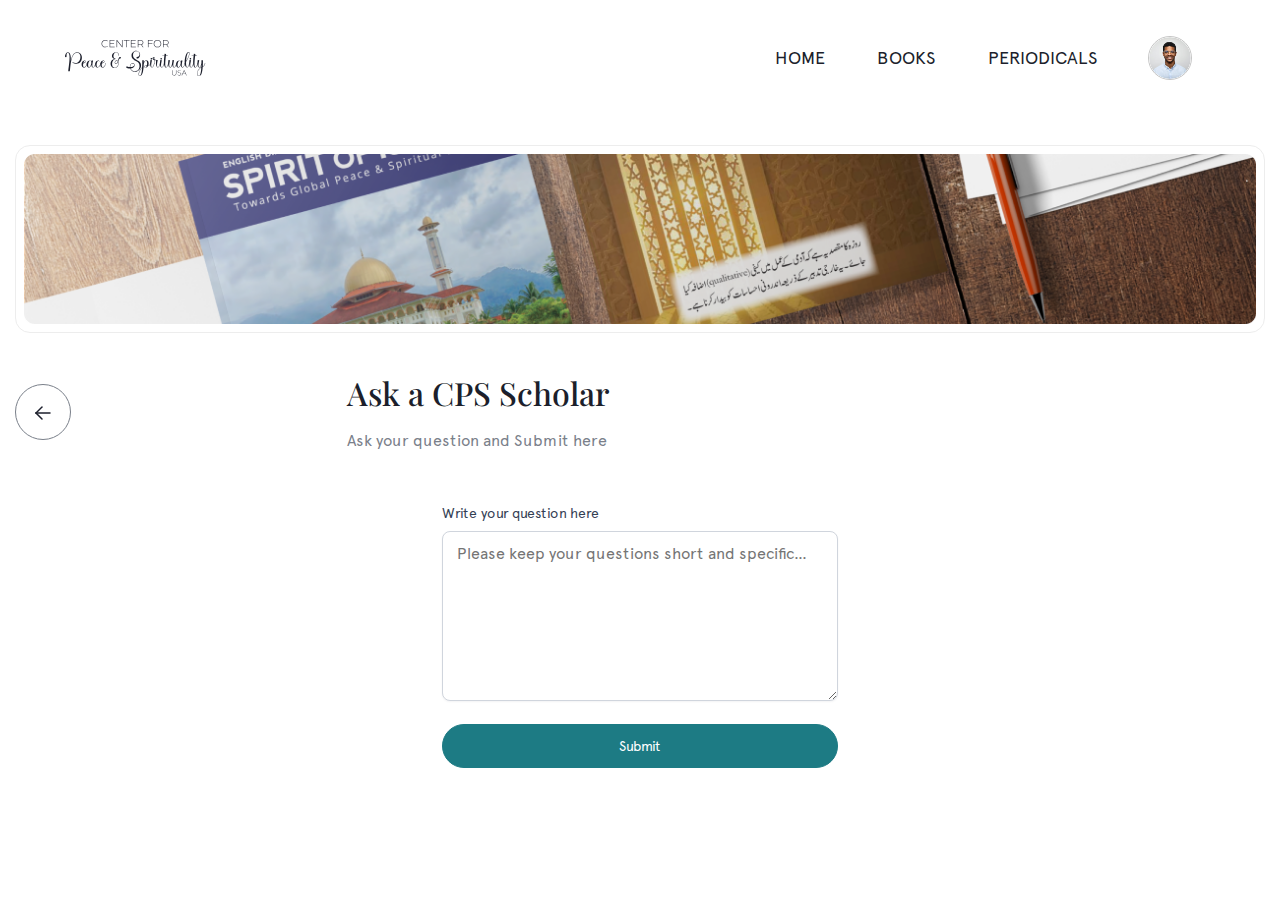
<file: ask-cps.html>
<!DOCTYPE html>
<html lang="en">
  <head>
    <meta charset="UTF-8" />
    <meta name="viewport" content="width=device-width, initial-scale=1" />
    <title>Center For Peace and Spirituality - USA</title>
    <!-- favicon img -->
    <link rel="icon" type="image/x-icon" href="assets/img/index/logo.svg" />
    <!-- font awesome cdn  -->
    <link
      rel="stylesheet"
      href="https://cdnjs.cloudflare.com/ajax/libs/font-awesome/6.4.0/css/all.min.css"
    />
    <!-- Bootstrap css  -->
    <link rel="stylesheet" href="assets/css/bootstrap.min.css" />
    <!-- Swiper  css  -->
    <!-- Custom css styles -->
    <link rel="stylesheet" href="./assets/css/style.min.css" />
  </head>
  <body style="background-image: none">
    <!-- preloader section start -->
    <div class="preloader">
      <div class="main-loader">
        <span class="loader1"></span>
        <span class="loader2"></span>
        <span class="loader3"></span>
      </div>
    </div>
    <!-- preloader section end -->

    <!-- header section start here -->
    <section class="header-style-one-section bg-img-none bg-transparent h-auto">
      <!-- navbar  start here -->
      <div class="navbar-area">
        <div class="container-fluid">
          <nav class="navbar navbar-expand-lg">
            <a class="navbar-brand" href="index.html">
              <img
                class="logo-mb"
                src="./assets/img/index/logo-color.svg"
                alt="logo"
              />
            </a>
            <button
              class="bg-dark navbar-toggler collapsed"
              type="button"
              data-toggle="collapse"
              data-target="#navbarSupportedContent"
              aria-controls="navbarSupportedContent"
              aria-expanded="false"
              aria-label="Toggle navigation"
            >
              <span class="navbar-toggler-icon"></span>
              <span class="navbar-toggler-icon"></span>
              <span class="navbar-toggler-icon"></span>
            </button>
            <div class="collapse navbar-collapse" id="navbarSupportedContent">
              <ul class="navbar-nav ml-auto">
                <li class="nav-item">
                  <a class="nav-link" href="index.html">HOME</a>
                </li>
                <li class="nav-item">
                  <a class="nav-link" href="books.html">BOOKS</a>
                </li>
                <li class="nav-item">
                  <a class="nav-link" href="periodicals.html">PERIODICALS</a>
                </li>
              </ul>
              <form class="form-inline my-2 my-lg-0">
                <div
                  class="button-group d-flex justify-content-center align-items-center"
                >
                  <a
                    href="profile.html"
                    class="btn login with-img my-2 my-sm-0"
                    type="button"
                  >
                    <img src="assets/img/profile/user.png" alt="img" />
                  </a>
                </div>
              </form>
            </div>
          </nav>
        </div>
      </div>
      <!-- navbar  end here  -->
    </section>
    <!-- header section end here  -->

    <!-- title-with-img-section  start here -->
    <section class="title-with-img-section">
      <div class="container">
        <div class="row">
          <div class="col-lg-12">
            <img src="assets/img/profile/user-bg.png" alt />
          </div>
        </div>

        <div class="top-content-with-btn">
          <div class="left">
            <div class="button-back">
              <button onclick="window.history.back()" class="back-btn">
                <svg
                  width="24"
                  height="24"
                  viewBox="0 0 24 24"
                  fill="none"
                  xmlns="http://www.w3.org/2000/svg"
                >
                  <g clip-path="url(#clip0_487_27397)">
                    <path
                      d="M5 12H19"
                      stroke="#7A808A"
                      stroke-width="1.5"
                      stroke-linecap="round"
                      stroke-linejoin="round"
                    />
                    <path
                      d="M5 12L11 18"
                      stroke="#7A808A"
                      stroke-width="1.5"
                      stroke-linecap="round"
                      stroke-linejoin="round"
                    />
                    <path
                      d="M5 12L11 6"
                      stroke="#7A808A"
                      stroke-width="1.5"
                      stroke-linecap="round"
                      stroke-linejoin="round"
                    />
                  </g>
                  <defs>
                    <clipPath id="clip0_487_27397">
                      <rect width="24" height="24" fill="white" />
                    </clipPath>
                  </defs>
                </svg>
              </button>
            </div>
          </div>
          <div class="right">
            <div class="content">
              <h3 class="title">Ask a CPS Scholar</h3>
              <p class="text">Ask your question and Submit here</p>
            </div>
          </div>
        </div>
      </div>
    </section>
    <!-- title-with-img-section  end here -->

    <!-- change info form section start here  -->
    <section class="change-info-section">
      <div class="container">
        <div class="row justify-content-center">
          <div class="col-lg-4">
            <div class="content">
              <form id="ask-cps-form" class="user-change-form">
                <div class="form-group">
                  <label>Write your question here</label>
                  <textarea
                    class="ask-cps-question"
                    name="question"
                    placeholder="Please keep your questions short and specific..."
                  ></textarea>
                </div>
                <button type="submit" class="btn-style-one">Submit</button>
              </form>
            </div>
          </div>
        </div>
      </div>
    </section>
    <!-- change info form section end here -->

    <!-- All js file goes here -->
    <!-- Jquery js  -->
    <script src="assets/js/jquery-3.7.0.min.js"></script>
    <!-- Popper js  -->
    <script src="assets/js/popper.min.js"></script>
    <!-- Bootstrap js  -->
    <script src="assets/js/bootstrap.min.js"></script>
    <!-- Custom Script -->
    <script src="./assets/js/script.js"></script>
  </body>
</html>
</file>
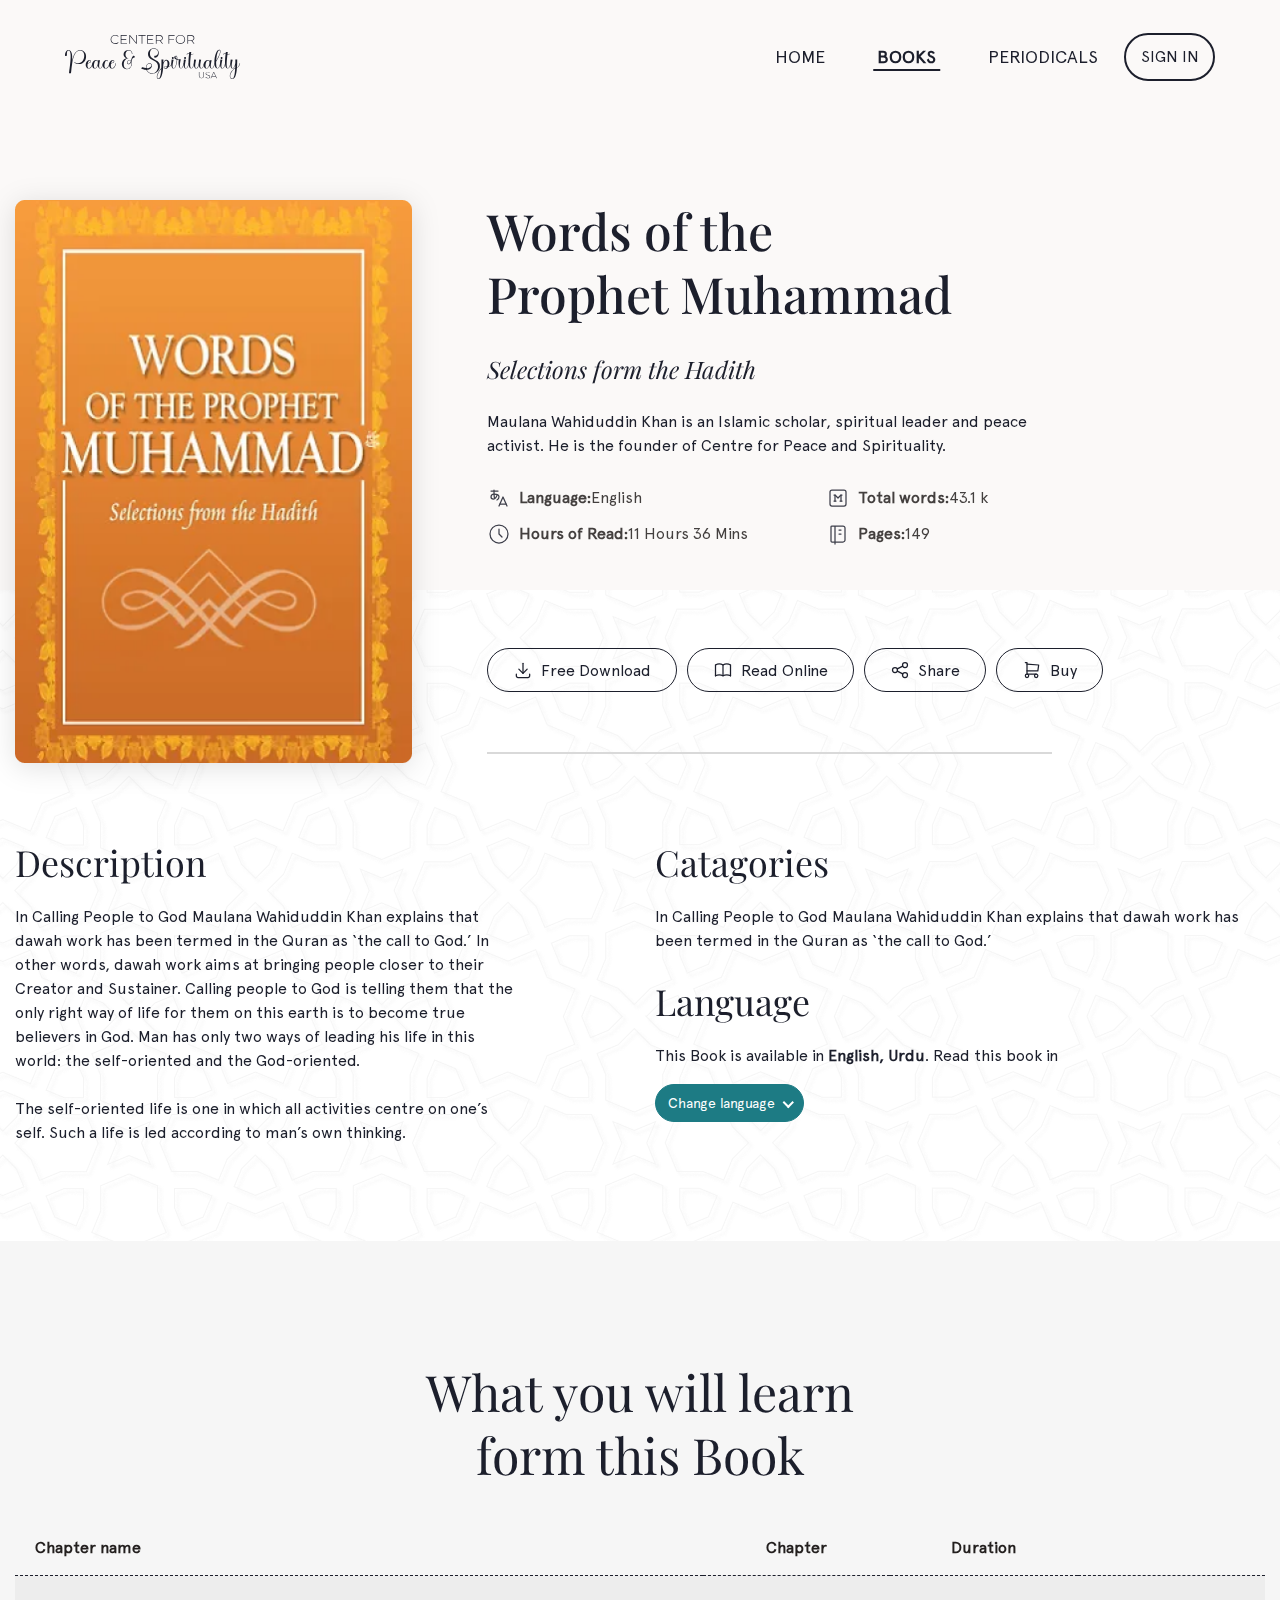
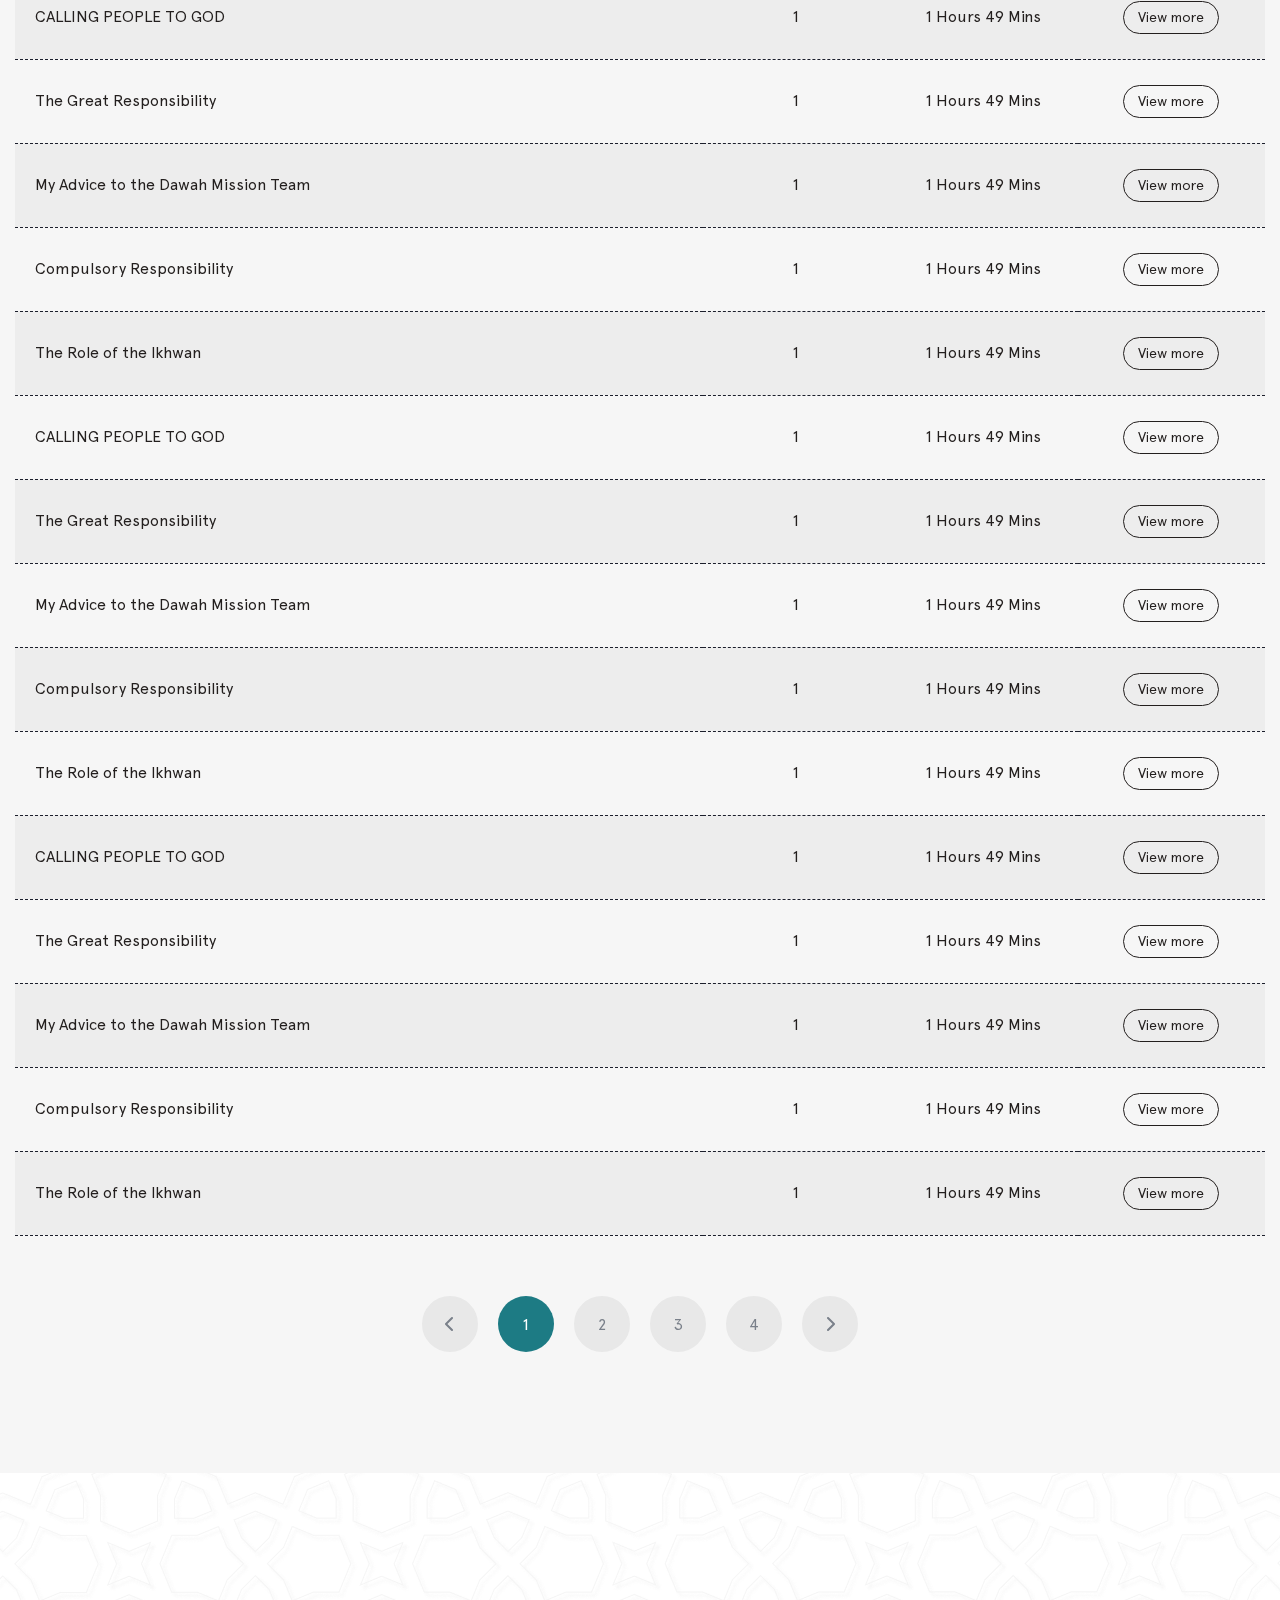
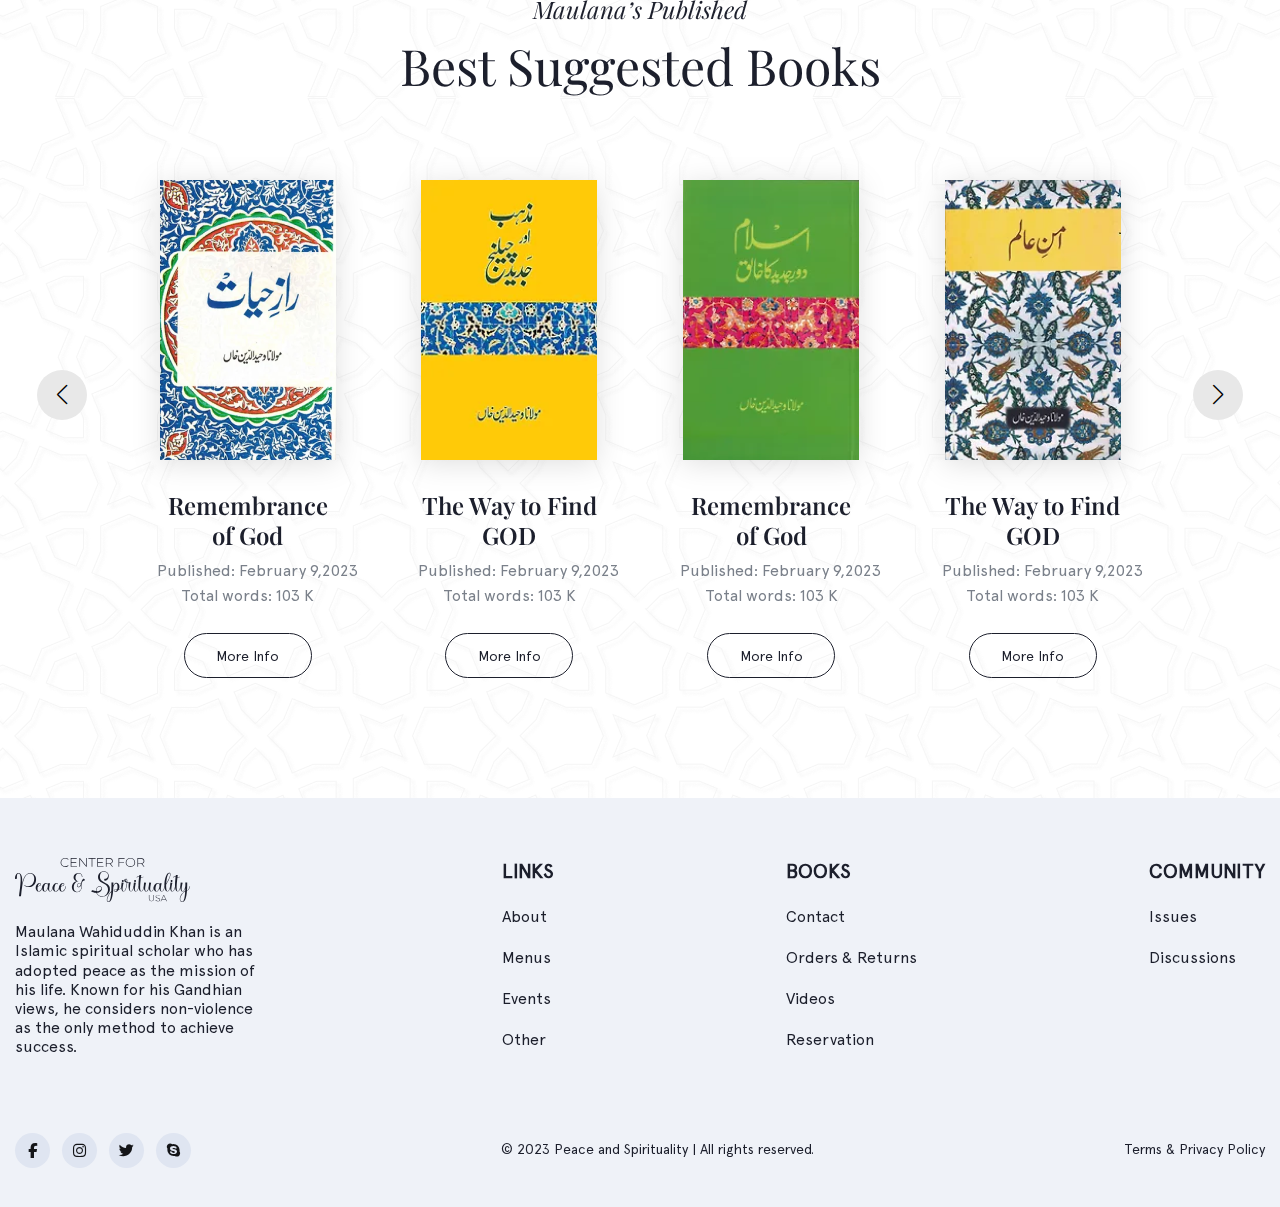
<file: book-details.html>
<!DOCTYPE html>
<html lang="en">
  <head>
    <meta charset="UTF-8" />
    <meta name="viewport" content="width=device-width, initial-scale=1" />
    <title>Center For Peace and Spirituality - USA</title>
    <!-- favicon img -->
    <link rel="icon" type="image/x-icon" href="assets/img/index/logo.svg" />
    <!-- font awesome cdn  -->
    <link
      rel="stylesheet"
      href="https://cdnjs.cloudflare.com/ajax/libs/font-awesome/6.4.0/css/all.min.css"
    />
    <!-- Bootstrap css  -->
    <link rel="stylesheet" href="assets/css/bootstrap.min.css" />
    <!-- Swiper  css  -->
    <link rel="stylesheet" href="assets/css/swipper.min.css" />
    <!-- jquery nice select css -->
    <link rel="stylesheet" href="assets/css/jquery-nice-select.min.css" />
    <!-- Custom css styles -->
    <link rel="stylesheet" href="./assets/css/style.min.css" />
  </head>
  <body>
    <!-- preloader section start -->
    <div class="preloader">
      <div class="main-loader">
        <span class="loader1"></span>
        <span class="loader2"></span>
        <span class="loader3"></span>
      </div>
    </div>
    <!-- preloader section end -->

    <!-- header section start here -->
    <section class="header-style-one-section bg-img-none">
      <!-- navbar  start here -->
      <div class="navbar-area">
        <div class="container-fluid">
          <nav class="navbar navbar-expand-lg">
            <a class="navbar-brand" href="index.html">
              <img src="./assets/img/index/logo-color.svg" alt="logo" />
            </a>
            <button
              class="bg-dark navbar-toggler collapsed"
              type="button"
              data-toggle="collapse"
              data-target="#navbarSupportedContent"
              aria-controls="navbarSupportedContent"
              aria-expanded="false"
              aria-label="Toggle navigation"
            >
              <span class="navbar-toggler-icon"></span>
              <span class="navbar-toggler-icon"></span>
              <span class="navbar-toggler-icon"></span>
            </button>
            <div class="collapse navbar-collapse" id="navbarSupportedContent">
              <ul class="navbar-nav ml-auto">
                <li class="nav-item">
                  <a class="nav-link" href="index.html">HOME</a>
                </li>
                <li class="nav-item active">
                  <a class="nav-link" href="books.html">BOOKS</a>
                </li>
                <li class="nav-item">
                  <a class="nav-link" href="periodicals.html">PERIODICALS</a>
                </li>
              </ul>
              <form class="form-inline my-2 my-lg-0">
                <div
                  class="button-group d-flex justify-content-center align-items-center"
                >
                  <a
                    href="signin.html"
                    class="btn login my-2 my-sm-0"
                    type="button"
                  >
                    SIGN IN
                  </a>
                </div>
              </form>
            </div>
          </nav>
        </div>
      </div>
      <!-- navbar  end here  -->
    </section>
    <!-- header section end here  -->

    <!-- book details section start here  -->
    <section class="book-details-section">
      <div class="container">
        <div class="img-with-intro-area">
          <div class="row justify-content-start">
            <div class="col-lg-4 col-md-12">
              <div class="img-box">
                <img src="assets/img/book-details/book-deatils.png" alt="img" />
              </div>
            </div>
            <div class="col-lg-6 col-md-12 flex-column justify-content-between">
              <div class="book-intro">
                <h2 class="book-title">Words of the Prophet Muhammad</h2>
                <span class="selection">Selections form the Hadith</span>
                <p class="des">
                  Maulana Wahiduddin Khan is an Islamic scholar, spiritual
                  leader and peace activist. He is the founder of Centre for
                  Peace and Spirituality.
                </p>
                <ul class="features">
                  <li>
                    <img
                      src="./assets/img/book-details/lan-icon.svg"
                      alt="icon"
                    />
                    Language:<span> English</span>
                  </li>
                  <li>
                    <img
                      src="./assets/img/book-details/words-icon.svg"
                      alt="icon"
                    />
                    Total words:<span> 43.1 k</span>
                  </li>
                  <li>
                    <img
                      src="./assets/img/book-details/hour-icon.svg"
                      alt="icon"
                    />Hours of Read:<span> 11 Hours 36 Mins</span>
                  </li>
                  <li>
                    <img
                      src="./assets/img/book-details/page-icon.svg"
                      alt="icon"
                    />
                    Pages:<span> 149</span>
                  </li>
                </ul>
                <ul class="button-groups">
                  <li>
                    <a href="#0" class="btn-style-two"
                      ><svg
                        width="20"
                        height="20"
                        viewBox="0 0 20 20"
                        fill="none"
                        xmlns="http://www.w3.org/2000/svg"
                      >
                        <g clip-path="url(#clip0_92_29387)">
                          <path
                            d="M3.33398 14.1667V15.8334C3.33398 16.2754 3.50958 16.6994 3.82214 17.0119C4.1347 17.3245 4.55862 17.5001 5.00065 17.5001H15.0007C15.4427 17.5001 15.8666 17.3245 16.1792 17.0119C16.4917 16.6994 16.6673 16.2754 16.6673 15.8334V14.1667"
                            stroke-width="1.25"
                            stroke-linecap="round"
                            stroke-linejoin="round"
                          />
                          <path
                            d="M5.83398 9.16675L10.0007 13.3334L14.1673 9.16675"
                            stroke-width="1.25"
                            stroke-linecap="round"
                            stroke-linejoin="round"
                          />
                          <path
                            d="M10 3.33325V13.3333"
                            stroke-width="1.25"
                            stroke-linecap="round"
                            stroke-linejoin="round"
                          />
                        </g>
                        <defs>
                          <clipPath id="clip0_92_29387">
                            <rect width="20" height="20" fill="white" />
                          </clipPath>
                        </defs>
                      </svg>
                      Free Download</a
                    >
                  </li>
                  <li>
                    <a href="#0" onclick="openPdfReader()" class="btn-style-two"
                      ><svg
                        width="20"
                        height="20"
                        viewBox="0 0 20 20"
                        fill="none"
                        xmlns="http://www.w3.org/2000/svg"
                      >
                        <g clip-path="url(#clip0_92_29394)">
                          <path
                            d="M2.5 15.8334C3.64014 15.1752 4.93347 14.8286 6.25 14.8286C7.56652 14.8286 8.85986 15.1752 10 15.8334C11.1401 15.1752 12.4335 14.8286 13.75 14.8286C15.0665 14.8286 16.3599 15.1752 17.5 15.8334"
                            stroke-width="1.25"
                            stroke-linecap="round"
                            stroke-linejoin="round"
                          />
                          <path
                            d="M2.5 4.99993C3.64014 4.34166 4.93347 3.99512 6.25 3.99512C7.56652 3.99512 8.85986 4.34166 10 4.99993C11.1401 4.34166 12.4335 3.99512 13.75 3.99512C15.0665 3.99512 16.3599 4.34166 17.5 4.99993"
                            stroke-width="1.25"
                            stroke-linecap="round"
                            stroke-linejoin="round"
                          />
                          <path
                            d="M2.5 5V15.8333"
                            stroke-width="1.25"
                            stroke-linecap="round"
                            stroke-linejoin="round"
                          />
                          <path
                            d="M10 5V15.8333"
                            stroke-width="1.25"
                            stroke-linecap="round"
                            stroke-linejoin="round"
                          />
                          <path
                            d="M17.5 5V15.8333"
                            stroke-width="1.25"
                            stroke-linecap="round"
                            stroke-linejoin="round"
                          />
                        </g>
                        <defs>
                          <clipPath id="clip0_92_29394">
                            <rect width="20" height="20" fill="white" />
                          </clipPath>
                        </defs>
                      </svg>
                      Read Online</a
                    >
                  </li>
                  <li>
                    <a href="#0" class="btn-style-two">
                      <svg
                        width="20"
                        height="20"
                        viewBox="0 0 20 20"
                        fill="none"
                        xmlns="http://www.w3.org/2000/svg"
                      >
                        <g clip-path="url(#clip0_92_29403)">
                          <path
                            d="M5 12.5C6.38071 12.5 7.5 11.3807 7.5 10C7.5 8.61929 6.38071 7.5 5 7.5C3.61929 7.5 2.5 8.61929 2.5 10C2.5 11.3807 3.61929 12.5 5 12.5Z"
                            stroke-width="1.25"
                            stroke-linecap="round"
                            stroke-linejoin="round"
                          />
                          <path
                            d="M15 7.5C16.3807 7.5 17.5 6.38071 17.5 5C17.5 3.61929 16.3807 2.5 15 2.5C13.6193 2.5 12.5 3.61929 12.5 5C12.5 6.38071 13.6193 7.5 15 7.5Z"
                            stroke-width="1.25"
                            stroke-linecap="round"
                            stroke-linejoin="round"
                          />
                          <path
                            d="M15 17.5C16.3807 17.5 17.5 16.3807 17.5 15C17.5 13.6193 16.3807 12.5 15 12.5C13.6193 12.5 12.5 13.6193 12.5 15C12.5 16.3807 13.6193 17.5 15 17.5Z"
                            stroke-width="1.25"
                            stroke-linecap="round"
                            stroke-linejoin="round"
                          />
                          <path
                            d="M7.25 8.91658L12.75 6.08325"
                            stroke-width="1.25"
                            stroke-linecap="round"
                            stroke-linejoin="round"
                          />
                          <path
                            d="M7.25 11.0833L12.75 13.9166"
                            stroke-width="1.25"
                            stroke-linecap="round"
                            stroke-linejoin="round"
                          />
                        </g>
                        <defs>
                          <clipPath id="clip0_92_29403">
                            <rect width="20" height="20" fill="white" />
                          </clipPath>
                        </defs>
                      </svg>
                      Share</a
                    >
                  </li>
                  <li>
                    <a href="#0" class="btn-style-two"
                      ><svg
                        width="20"
                        height="20"
                        viewBox="0 0 20 20"
                        fill="none"
                        xmlns="http://www.w3.org/2000/svg"
                      >
                        <g clip-path="url(#clip0_92_29412)">
                          <path
                            d="M5.00065 17.5001C5.92113 17.5001 6.66732 16.7539 6.66732 15.8334C6.66732 14.9129 5.92113 14.1667 5.00065 14.1667C4.08018 14.1667 3.33398 14.9129 3.33398 15.8334C3.33398 16.7539 4.08018 17.5001 5.00065 17.5001Z"
                            stroke-width="1.25"
                            stroke-linecap="round"
                            stroke-linejoin="round"
                          />
                          <path
                            d="M14.1667 17.5001C15.0871 17.5001 15.8333 16.7539 15.8333 15.8334C15.8333 14.9129 15.0871 14.1667 14.1667 14.1667C13.2462 14.1667 12.5 14.9129 12.5 15.8334C12.5 16.7539 13.2462 17.5001 14.1667 17.5001Z"
                            stroke-width="1.25"
                            stroke-linecap="round"
                            stroke-linejoin="round"
                          />
                          <path
                            d="M14.1673 14.1667H5.00065V2.5H3.33398"
                            stroke-width="1.25"
                            stroke-linecap="round"
                            stroke-linejoin="round"
                          />
                          <path
                            d="M5 4.16675L16.6667 5.00008L15.8333 10.8334H5"
                            stroke-width="1.25"
                            stroke-linecap="round"
                            stroke-linejoin="round"
                          />
                        </g>
                        <defs>
                          <clipPath id="clip0_92_29412">
                            <rect width="20" height="20" fill="white" />
                          </clipPath>
                        </defs>
                      </svg>
                      Buy</a
                    >
                  </li>
                </ul>
                <hr />
              </div>
            </div>
          </div>
        </div>
        <div class="description-area">
          <div class="row justify-content-between">
            <div class="col-lg-5">
              <div class="description des-item">
                <h3 class="des-title">Description</h3>
                <p class="des-text">
                  In Calling People to God Maulana Wahiduddin Khan explains that
                  dawah work has been termed in the Quran as ‘the call to God.’
                  In other words, dawah work aims at bringing people closer to
                  their Creator and Sustainer. Calling people to God is telling
                  them that the only right way of life for them on this earth is
                  to become true believers in God. Man has only two ways of
                  leading his life in this world: the self-oriented and the
                  God-oriented. <br />
                  <br />
                  The self-oriented life is one in which all activities centre
                  on one’s self. Such a life is led according to man’s own
                  thinking.
                </p>
              </div>
            </div>
            <div class="col-lg-6">
              <div class="row">
                <div class="col-lg-12">
                  <div class="catagories des-item">
                    <h3 class="des-title">Catagories</h3>
                    <p class="des-text">
                      In Calling People to God Maulana Wahiduddin Khan explains
                      that dawah work has been termed in the Quran as ‘the call
                      to God.’
                    </p>
                  </div>
                </div>
                <div class="col-lg-12">
                  <div class="language des-item">
                    <h3 class="des-title">Language</h3>
                    <p class="des-text">
                      This Book is available in <span>English, Urdu</span>. Read
                      this book in
                    </p>
                    <select class="style-two">
                      <option data-display="Change language">
                        Change language
                      </option>
                      <option value="english">English</option>
                      <option value="arabic">Arabic</option>
                      <option value="spanish">Spanish</option>
                      <option value="hindi">Hindi</option>
                    </select>
                  </div>
                </div>
              </div>
            </div>
          </div>
        </div>
      </div>
    </section>
    <!-- book details section start here  -->

    <!-- what you will learn from section start here -->
    <section class="learn-table-section section-padding">
      <div class="container">
        <div class="row">
          <!-- table area  -->
          <div class="col-lg-12">
            <div class="learn-table-box">
              <h2 class="title">
                What you will learn <br />
                form this Book
              </h2>
              <table class="learn-table">
                <thead>
                  <tr>
                    <th>Chapter name</th>
                    <th>Chapter</th>
                    <th>Duration</th>
                    <th>button</th>
                  </tr>
                </thead>
                <tbody>
                  <tr>
                    <td>CALLING PEOPLE TO GOD</td>
                    <td>1</td>
                    <td>1 Hours 49 Mins</td>
                    <td>
                      <a href="#0" class="btn-style-one">View more</a>
                    </td>
                  </tr>
                  <tr>
                    <td>The Great Responsibility</td>
                    <td>1</td>
                    <td>1 Hours 49 Mins</td>
                    <td>
                      <a href="#0" class="btn-style-one">View more</a>
                    </td>
                  </tr>
                  <tr>
                    <td>My Advice to the Dawah Mission Team</td>
                    <td>1</td>
                    <td>1 Hours 49 Mins</td>
                    <td>
                      <a href="#0" class="btn-style-one">View more</a>
                    </td>
                  </tr>
                  <tr>
                    <td>Compulsory Responsibility</td>
                    <td>1</td>
                    <td>1 Hours 49 Mins</td>
                    <td>
                      <a href="#0" class="btn-style-one">View more</a>
                    </td>
                  </tr>
                  <tr>
                    <td>The Role of the Ikhwan</td>
                    <td>1</td>
                    <td>1 Hours 49 Mins</td>
                    <td>
                      <a href="#0" class="btn-style-one">View more</a>
                    </td>
                  </tr>
                  <tr>
                    <td>CALLING PEOPLE TO GOD</td>
                    <td>1</td>
                    <td>1 Hours 49 Mins</td>
                    <td>
                      <a href="#0" class="btn-style-one">View more</a>
                    </td>
                  </tr>
                  <tr>
                    <td>The Great Responsibility</td>
                    <td>1</td>
                    <td>1 Hours 49 Mins</td>
                    <td>
                      <a href="#0" class="btn-style-one">View more</a>
                    </td>
                  </tr>
                  <tr>
                    <td>My Advice to the Dawah Mission Team</td>
                    <td>1</td>
                    <td>1 Hours 49 Mins</td>
                    <td>
                      <a href="#0" class="btn-style-one">View more</a>
                    </td>
                  </tr>
                  <tr>
                    <td>Compulsory Responsibility</td>
                    <td>1</td>
                    <td>1 Hours 49 Mins</td>
                    <td>
                      <a href="#0" class="btn-style-one">View more</a>
                    </td>
                  </tr>
                  <tr>
                    <td>The Role of the Ikhwan</td>
                    <td>1</td>
                    <td>1 Hours 49 Mins</td>
                    <td>
                      <a href="#0" class="btn-style-one">View more</a>
                    </td>
                  </tr>
                  <tr>
                    <td>CALLING PEOPLE TO GOD</td>
                    <td>1</td>
                    <td>1 Hours 49 Mins</td>
                    <td>
                      <a href="#0" class="btn-style-one">View more</a>
                    </td>
                  </tr>
                  <tr>
                    <td>The Great Responsibility</td>
                    <td>1</td>
                    <td>1 Hours 49 Mins</td>
                    <td>
                      <a href="#0" class="btn-style-one">View more</a>
                    </td>
                  </tr>
                  <tr>
                    <td>My Advice to the Dawah Mission Team</td>
                    <td>1</td>
                    <td>1 Hours 49 Mins</td>
                    <td>
                      <a href="#0" class="btn-style-one">View more</a>
                    </td>
                  </tr>
                  <tr>
                    <td>Compulsory Responsibility</td>
                    <td>1</td>
                    <td>1 Hours 49 Mins</td>
                    <td>
                      <a href="#0" class="btn-style-one">View more</a>
                    </td>
                  </tr>
                  <tr>
                    <td>The Role of the Ikhwan</td>
                    <td>1</td>
                    <td>1 Hours 49 Mins</td>
                    <td>
                      <a href="#0" class="btn-style-one">View more</a>
                    </td>
                  </tr>
                </tbody>
              </table>
            </div>
          </div>
          <!-- pagination area  -->
          <div class="col-lg-12">
            <div class="pagination-box">
              <ul class="pagination">
                <li>
                  <a href="#0"><i class="fa-solid fa-chevron-left"></i></a>
                </li>
                <li class="active">
                  <a href="#0">1</a>
                </li>
                <li>
                  <a href="#0">2</a>
                </li>
                <li>
                  <a href="#0">3</a>
                </li>
                <li>
                  <a href="#0">4</a>
                </li>
                <li>
                  <a href="#0"><i class="fa-solid fa-chevron-right"></i></a>
                </li>
              </ul>
            </div>
          </div>
        </div>
      </div>
    </section>
    <!-- what you will learn from section end here -->

    <!-- best book section start here  -->
    <section class="best-book-section bg-transparent section-padding">
      <div class="container">
        <div class="row justify-content-center text-center">
          <div class="section-title">
            <h4 class="subtitle">Maulana’s Published</h4>
            <h2 class="title">Best Suggested Books</h2>
          </div>
        </div>
        <div class="row justify-content-center">
          <div class="col-md-10">
            <div class="swiper-button-next"></div>
            <div class="swiper-button-prev"></div>
            <div class="swiper best-book-slider">
              <div class="swiper-wrapper">
                <div class="swiper-slide">
                  <div class="single-books-item">
                    <div class="img-box">
                      <img src="assets/img/index/best-book-1.png" alt="img" />
                    </div>
                    <div class="content">
                      <h3 class="book-title">Remembrance of God</h3>
                      <p class="book-des">
                        Published: February 9,2023 <br />
                        Total words: 103 K
                      </p>
                      <a href="#0" class="btn-style-one">More Info</a>
                    </div>
                  </div>
                </div>
                <div class="swiper-slide">
                  <div class="single-books-item">
                    <div class="img-box">
                      <img src="assets/img/index/best-book-2.png" alt="img" />
                    </div>
                    <div class="content">
                      <h3 class="book-title">The Way to Find GOD</h3>
                      <p class="book-des">
                        Published: February 9,2023 <br />
                        Total words: 103 K
                      </p>
                      <a href="#0" class="btn-style-one">More Info</a>
                    </div>
                  </div>
                </div>
                <div class="swiper-slide">
                  <div class="single-books-item">
                    <div class="img-box">
                      <img src="assets/img/index/best-book-3.png" alt="img" />
                    </div>
                    <div class="content">
                      <h3 class="book-title">Remembrance of God</h3>
                      <p class="book-des">
                        Published: February 9,2023 <br />
                        Total words: 103 K
                      </p>
                      <a href="#0" class="btn-style-one">More Info</a>
                    </div>
                  </div>
                </div>
                <div class="swiper-slide">
                  <div class="single-books-item">
                    <div class="img-box">
                      <img src="assets/img/index/best-book-4.png" alt="img" />
                    </div>
                    <div class="content">
                      <h3 class="book-title">The Way to Find GOD</h3>
                      <p class="book-des">
                        Published: February 9,2023 <br />
                        Total words: 103 K
                      </p>
                      <a href="#0" class="btn-style-one">More Info</a>
                    </div>
                  </div>
                </div>
                <div class="swiper-slide">
                  <div class="single-books-item">
                    <div class="img-box">
                      <img src="assets/img/index/best-book-1.png" alt="img" />
                    </div>
                    <div class="content">
                      <h3 class="book-title">Remembrance of God</h3>
                      <p class="book-des">
                        Published: February 9,2023 <br />
                        Total words: 103 K
                      </p>
                      <a href="#0" class="btn-style-one">More Info</a>
                    </div>
                  </div>
                </div>
                <div class="swiper-slide">
                  <div class="single-books-item">
                    <div class="img-box">
                      <img src="assets/img/index/best-book-2.png" alt="img" />
                    </div>
                    <div class="content">
                      <h3 class="book-title">The Way to Find GOD</h3>
                      <p class="book-des">
                        Published: February 9,2023 <br />
                        Total words: 103 K
                      </p>
                      <a href="#0" class="btn-style-one">More Info</a>
                    </div>
                  </div>
                </div>
                <div class="swiper-slide">
                  <div class="single-books-item">
                    <div class="img-box">
                      <img src="assets/img/index/best-book-3.png" alt="img" />
                    </div>
                    <div class="content">
                      <h3 class="book-title">Remembrance of God</h3>
                      <p class="book-des">
                        Published: February 9,2023 <br />
                        Total words: 103 K
                      </p>
                      <a href="#0" class="btn-style-one">More Info</a>
                    </div>
                  </div>
                </div>
                <div class="swiper-slide">
                  <div class="single-books-item">
                    <div class="img-box">
                      <img src="assets/img/index/best-book-4.png" alt="img" />
                    </div>
                    <div class="content">
                      <h3 class="book-title">The Way to Find GOD</h3>
                      <p class="book-des">
                        Published: February 9,2023 <br />
                        Total words: 103 K
                      </p>
                      <a href="#0" class="btn-style-one">More Info</a>
                    </div>
                  </div>
                </div>
              </div>
            </div>
          </div>
        </div>
      </div>
    </section>
    <!-- best book section end here -->

    <!-- footer section start here  -->
    <footer class="footer-section">
      <div class="container">
        <div class="footer-content">
          <div class="footer-item">
            <div class="about">
              <img src="assets/img/index/logo-color.svg" alt="logo" />
              <p>
                Maulana Wahiduddin Khan is an Islamic spiritual scholar who has
                adopted peace as the mission of his life. Known for his Gandhian
                views, he considers non-violence as the only method to achieve
                success.
              </p>
            </div>
          </div>
          <div class="footer-item">
            <h3 class="title">Links</h3>
            <ul class="links">
              <li>
                <a href="#">About</a>
              </li>
              <li>
                <a href="#">Menus</a>
              </li>
              <li>
                <a href="#">Events</a>
              </li>
              <li>
                <a href="#">Other</a>
              </li>
            </ul>
          </div>
          <div class="footer-item">
            <h3 class="title">Books</h3>
            <ul class="links">
              <li>
                <a href="#">Contact</a>
              </li>
              <li>
                <a href="#">Orders & Returns</a>
              </li>
              <li>
                <a href="#">Videos</a>
              </li>
              <li>
                <a href="#">Reservation</a>
              </li>
            </ul>
          </div>
          <div class="footer-item">
            <h3 class="title">Community</h3>
            <ul class="links">
              <li>
                <a href="#">Issues</a>
              </li>
              <li>
                <a href="#">Discussions</a>
              </li>
            </ul>
          </div>
        </div>
      </div>
    </footer>
    <!-- footer section end here  -->

    <!-- copyright section start here  -->
    <section class="copyright-section">
      <div class="container">
        <div class="copyright-items justify-content-between">
          <div class="copyright-item">
            <ul class="socials">
              <li>
                <a href="#">
                  <i class="fa-brands fa-facebook-f"></i>
                </a>
              </li>
              <li>
                <a href="#">
                  <i class="fa-brands fa-instagram"></i>
                </a>
              </li>
              <li>
                <a href="#">
                  <i class="fa-brands fa-twitter"></i>
                </a>
              </li>
              <li>
                <a href="#">
                  <i class="fa-brands fa-skype"></i>
                </a>
              </li>
            </ul>
          </div>
          <div class="copyright-item">
            <div class="middle">
              <p>© 2023 Peace and Spirituality | All rights reserved.</p>
            </div>
          </div>
          <div class="copyright-item">
            <div class="right text-md-center text-sm-center text-lg-right">
              <a href="#0">Terms & Privacy Policy</a>
            </div>
          </div>
        </div>
      </div>
    </section>
    <!-- copyright section end here  -->

    <!-- *** book read popup section start here -->
    <!-- menu for book read area-->
    <section class="book-read-menu-section">
      <div class="top-fixed-area">
        <div class="container-fluid">
          <div class="row">
            <div class="col-lg-12">
              <div class="content">
                <div class="left">
                  <img src="assets/img/index/logo-color.svg" alt="logo" />
                  <button onclick="togglePdfMenu()" class="button-toggle">
                    <span></span>
                    <span></span>
                    <span></span>
                  </button>
                </div>
                <div class="middle">
                  <select class="font-cover-select">
                    <option data-display="Font cover">Font cover</option>
                    <option>01. Opening</option>
                    <option>02. Family of imran</option>
                    <option>03. The spolis of</option>
                    <option>04. Lorem ipsum dolor.</option>
                    <option>
                      05. Lorem ipsum, dolor sit amet consectetur adipisicing
                      elit. Incidunt aperiam facere unde, a expedita blanditiis
                      magnam velit corrupti quia quos?
                    </option>
                  </select>
                  <select class="translate-to">
                    <option data-display="Translate to">Translate to</option>
                    <option>English</option>
                    <option>Spanish</option>
                    <option>Urdu</option>
                    <option>Arabic</option>
                  </select>
                  <form class="search-form">
                    <input type="text" placeholder="Search in the book" />
                    <i class="fa-solid fa-magnifying-glass"></i>
                  </form>
                </div>
                <div class="right flex-wrap">
                  <div class="d-none next-prev text-nowrap">
                    <button id="prev-btn" onclick="turnLeft()">
                      <img src="assets/img/icons/prev.svg" alt="icon" />
                    </button>
                    <button id="next-btn" onclick="turnRight()">
                      <img src="assets/img/icons/next.svg" alt="icon" />
                    </button>
                  </div>
                  <div class="zoom text-nowrap">
                    <button id="zoom-in-btn">
                      <img src="assets/img/icons/zoom-in.svg" alt="icon" />
                    </button>
                    <button id="zoom-out-btn">
                      <img src="assets/img/icons/zoom-out.svg" alt="icon" />
                    </button>
                  </div>
                  <button id="book-mark">
                    <img src="assets/img/icons/bookmark.svg" alt="icon" />
                  </button>
                  <div class="copy-read">
                    <button id="copy">
                      <img src="assets/img/icons/copy.svg" alt="icon" />
                    </button>
                    <button id="book-read-double-page">
                      <img src="assets/img/icons/book.svg" alt="icon" />
                    </button>
                  </div>
                  <select class="others">
                    <option class="show-others"></option>
                    <option>Share</option>
                    <option>Embed</option>
                    <option>Buy this book</option>
                    <option>Find a library</option>
                  </select>
                </div>
              </div>
            </div>
          </div>
        </div>
      </div>
    </section>

    <!-- selection popup btns area -->
    <div class="selection-popup-btns-wrapper">
      <div id="book-read-selection-popup">
        <button id="translateBtn">
          <svg
            width="20"
            height="20"
            viewBox="0 0 20 20"
            fill="none"
            xmlns="http://www.w3.org/2000/svg"
          >
            <g clip-path="url(#clip0_181_43116)">
              <path
                d="M3.33203 4.16675H9.16536"
                stroke="#7A808A"
                stroke-width="1.25"
                stroke-linecap="round"
                stroke-linejoin="round"
              />
              <path
                d="M7.4987 2.5V4.16667C7.4987 7.84833 5.63286 10.8333 3.33203 10.8333"
                stroke="#7A808A"
                stroke-width="1.25"
                stroke-linecap="round"
                stroke-linejoin="round"
              />
              <path
                d="M4.16797 7.5C4.16547 9.28667 6.62797 10.7567 9.7513 10.8333"
                stroke="#7A808A"
                stroke-width="1.25"
                stroke-linecap="round"
                stroke-linejoin="round"
              />
              <path
                d="M10 16.6667L13.3333 9.16675L16.6667 16.6667"
                stroke="#7A808A"
                stroke-width="1.25"
                stroke-linecap="round"
                stroke-linejoin="round"
              />
              <path
                d="M15.9167 15H10.75"
                stroke="#7A808A"
                stroke-width="1.25"
                stroke-linecap="round"
                stroke-linejoin="round"
              />
            </g>
            <defs>
              <clipPath id="clip0_181_43116">
                <rect width="20" height="20" fill="white" />
              </clipPath>
            </defs>
          </svg>
        </button>
        <button id="sourceBtn">
          <svg
            width="20"
            height="20"
            viewBox="0 0 20 20"
            fill="none"
            xmlns="http://www.w3.org/2000/svg"
          >
            <g clip-path="url(#clip0_181_43124)">
              <path
                d="M5 12.5H17.5"
                stroke="white"
                stroke-width="1.25"
                stroke-linecap="round"
                stroke-linejoin="round"
              />
              <path
                d="M17.5 15.8333H5"
                stroke="white"
                stroke-width="1.25"
                stroke-linecap="round"
                stroke-linejoin="round"
              />
              <path
                d="M12.5 9.16675H17.5"
                stroke="white"
                stroke-width="1.25"
                stroke-linecap="round"
                stroke-linejoin="round"
              />
              <path
                d="M17.5 5.83325H12.5"
                stroke="white"
                stroke-width="1.25"
                stroke-linecap="round"
                stroke-linejoin="round"
              />
              <path
                d="M7.5 7.49992H8.33333C8.49815 7.49992 8.65927 7.54879 8.79631 7.64036C8.93335 7.73193 9.04016 7.86208 9.10323 8.01435C9.16631 8.16662 9.18281 8.33418 9.15065 8.49583C9.1185 8.65748 9.03913 8.80596 8.92259 8.92251C8.80605 9.03905 8.65756 9.11842 8.49591 9.15057C8.33426 9.18273 8.1667 9.16622 8.01443 9.10315C7.86216 9.04008 7.73201 8.93327 7.64044 8.79623C7.54887 8.65919 7.5 8.49807 7.5 8.33325V6.24992C7.5 5.80789 7.6756 5.38397 7.98816 5.07141C8.30072 4.75885 8.72464 4.58325 9.16667 4.58325"
                stroke="white"
                stroke-width="1.25"
                stroke-linecap="round"
                stroke-linejoin="round"
              />
              <path
                d="M2.5 7.49992H3.33333C3.49815 7.49992 3.65927 7.54879 3.79631 7.64036C3.93335 7.73193 4.04016 7.86208 4.10323 8.01435C4.16631 8.16662 4.18281 8.33418 4.15065 8.49583C4.1185 8.65748 4.03913 8.80596 3.92259 8.92251C3.80605 9.03905 3.65756 9.11842 3.49591 9.15057C3.33426 9.18273 3.1667 9.16622 3.01443 9.10315C2.86216 9.04008 2.73201 8.93327 2.64044 8.79623C2.54887 8.65919 2.5 8.49807 2.5 8.33325V6.24992C2.5 5.80789 2.67559 5.38397 2.98816 5.07141C3.30072 4.75885 3.72464 4.58325 4.16667 4.58325"
                stroke="white"
                stroke-width="1.25"
                stroke-linecap="round"
                stroke-linejoin="round"
              />
            </g>
            <defs>
              <clipPath id="clip0_181_43124">
                <rect width="20" height="20" fill="white" />
              </clipPath>
            </defs>
          </svg>
        </button>
        <button id="copyBtn">
          <svg
            width="28"
            height="28"
            viewBox="0 0 28 28"
            fill="none"
            xmlns="http://www.w3.org/2000/svg"
          >
            <g clip-path="url(#clip0_181_43132)">
              <path
                d="M19.0013 10.6667H12.3346C11.4142 10.6667 10.668 11.4129 10.668 12.3334V19.0001C10.668 19.9206 11.4142 20.6667 12.3346 20.6667H19.0013C19.9218 20.6667 20.668 19.9206 20.668 19.0001V12.3334C20.668 11.4129 19.9218 10.6667 19.0013 10.6667Z"
                stroke="#7A808A"
                stroke-width="1.25"
                stroke-linecap="round"
                stroke-linejoin="round"
              />
              <path
                d="M17.332 10.6666V8.99992C17.332 8.55789 17.1564 8.13397 16.8439 7.82141C16.5313 7.50885 16.1074 7.33325 15.6654 7.33325H8.9987C8.55667 7.33325 8.13275 7.50885 7.82019 7.82141C7.50763 8.13397 7.33203 8.55789 7.33203 8.99992V15.6666C7.33203 16.1086 7.50763 16.5325 7.82019 16.8451C8.13275 17.1577 8.55667 17.3333 8.9987 17.3333H10.6654"
                stroke="#7A808A"
                stroke-width="1.25"
                stroke-linecap="round"
                stroke-linejoin="round"
              />
            </g>
            <defs>
              <clipPath id="clip0_181_43132">
                <rect
                  width="20"
                  height="20"
                  fill="white"
                  transform="translate(4 4)"
                />
              </clipPath>
            </defs>
          </svg>
        </button>
        <button id="share-tweet">
          <svg
            width="20"
            height="20"
            viewBox="0 0 20 20"
            fill="none"
            xmlns="http://www.w3.org/2000/svg"
          >
            <g clip-path="url(#clip0_479_27060)">
              <path
                d="M18.3346 3.34168C17.5013 3.75001 16.6846 3.91584 15.8346 4.16668C14.9005 3.11251 13.5155 3.05418 12.1846 3.55251C10.8538 4.05084 9.98214 5.26918 10.0013 6.66668V7.50001C7.29714 7.56918 4.8888 6.33751 3.33464 4.16668C3.33464 4.16668 -0.150365 10.3608 6.66797 13.3333C5.10797 14.3725 3.55214 15.0733 1.66797 15C4.42464 16.5025 7.4288 17.0192 10.0296 16.2642C13.013 15.3975 15.4646 13.1617 16.4055 9.81251C16.6861 8.7939 16.8255 7.74156 16.8196 6.68501C16.8196 6.47751 18.078 4.37501 18.3346 3.34084V3.34168Z"
                stroke="#7A808A"
                stroke-width="1.25"
                stroke-linecap="round"
                stroke-linejoin="round"
              />
            </g>
            <defs>
              <clipPath id="clip0_479_27060">
                <rect width="20" height="20" fill="white" />
              </clipPath>
            </defs>
          </svg>
        </button>
      </div>
    </div>

    <!-- translate box area -->
    <div id="book-read-translate-box" class="translate-box">
      <div class="wrapper">
        <div class="content">
          <div class="btns">
            <select>
              <option data-display="English">English</option>
              <option>Spanish</option>
              <option>Urdu</option>
              \
              <option>Hindi</option>
              <option>Arabic</option>
            </select>
            <button id="reverse-btn" class="reverse">
              <img src="assets/img/icons/reverse.png" alt="icon" />
            </button>
            <select>
              <option data-display="Arabic">Arabic</option>
              <option>English</option>
              <option>Urdu</option>
              \
              <option>Hindi</option>
              <option>Bangla</option>
            </select>
          </div>
          <div class="bottom-area">
            <textarea
              name="from-lang"
              id="from-lang"
              class="from-lang"
              placeholder="Believe and trust in their Lord. His"
            ></textarea>
            <button id="translate-btn" class="btn-style-one">Translate</button>
            <textarea
              name="to-lang"
              id="to-lang"
              class="to-lang"
              placeholder=" و سأعرض مثال حي لهذا، من منا لم يتحمل جهد بدني "
            ></textarea>
          </div>
        </div>
      </div>
    </div>

    <!-- resource box area -->
    <div id="book-read-resource-box" class="resource-box">
      <div class="top-text-area">
        <h2 class="title">
          What God most earnestly desires from human beings is worship. The
          Quran says: “I have not created jinn and mankind except to worship
          Me.” ( 51:56 )
        </h2>
      </div>
      <hr />
      <div class="nav-tabs-area">
        <ul class="nav nav-pills mb-3" id="pills-tab" role="tablist">
          <li class="nav-item">
            <a
              class="nav-link active"
              id="pills-home-tab"
              data-toggle="pill"
              href="#pills-home"
              role="tab"
              aria-controls="pills-home"
              aria-selected="true"
              >MLA</a
            >
          </li>
          <li class="nav-item">
            <a
              class="nav-link"
              id="pills-profile-tab"
              data-toggle="pill"
              href="#pills-profile"
              role="tab"
              aria-controls="pills-profile"
              aria-selected="false"
              >APA</a
            >
          </li>
          <li class="nav-item">
            <a
              class="nav-link"
              id="pills-contact-tab"
              data-toggle="pill"
              href="#pills-contact"
              role="tab"
              aria-controls="pills-contact"
              aria-selected="false"
              >CHICAGO</a
            >
          </li>
        </ul>
        <div class="tab-content" id="pills-tabContent">
          <div
            class="tab-pane fade show active"
            id="pills-home"
            role="tabpanel"
            aria-labelledby="pills-home-tab"
          >
            <div class="text-area-box">
              <textarea
                class="tab-resource"
                placeholder="What God most earnestly desires from human beings is worship. The Quran says: “I have not created jinn and mankind except to worship Me.” ( 51:56 )"
              ></textarea>
              <img
                class="resource-copy-btn"
                src="assets/img/icons/copy-two.svg"
                alt="icon"
              />
            </div>
          </div>
          <div
            class="tab-pane fade"
            id="pills-profile"
            role="tabpanel"
            aria-labelledby="pills-profile-tab"
          >
            <div class="text-area-box">
              <textarea
                class="tab-resource"
                placeholder="What God most earnestly desires from human beings is worship. The Quran says: “I have not created jinn and mankind except to worship Me.” ( 51:56 )"
              ></textarea>
              <img
                class="resource-copy-btn"
                src="assets/img/icons/copy-two.svg"
                alt="icon"
              />
            </div>
          </div>
          <div
            class="tab-pane fade"
            id="pills-contact"
            role="tabpanel"
            aria-labelledby="pills-contact-tab"
          >
            <div class="text-area-box">
              <textarea
                class="tab-resource"
                placeholder="What God most earnestly desires from human beings is worship. The Quran says: “I have not created jinn and mankind except to worship Me.” ( 51:56 )"
              ></textarea>
              <img
                class="resource-copy-btn"
                src="assets/img/icons/copy-two.svg"
                alt="icon"
              />
            </div>
          </div>
        </div>
      </div>
    </div>

    <!-- book read area  -->
    <section class="book-read-section">
      <!-- single page mode  -->
      <ul class="book-wrapper">
        <li class="page-wrapper">
          <div class="cover-page page">
            <img src="assets/img/icons/book.png" alt="img" />
          </div>
        </li>
        <li class="page-wrapper">
          <div class="page">
            <p class="text">
              Lorem, ipsum dolor sit amet consectetur adipisicing elit. Rerum
              repellendus quasi dolore minima eveniet ad nobis ea quis possimus,
              aspernatur necessitatibus sunt debitis cum autem voluptatem,
              impedit quibusdam? Libero, placeat. Ullam similique ea dignissimos
              fugiat reprehenderit labore nulla? Aperiam totam ea neque
              voluptates sint quisquam facere libero natus iure quo?
            </p>
            <p class="text">
              و سأعرض مثال حي لهذا، من منا لم يتحمل جهد بدني شاق إلا من أجل
              الحصول على ميزة أو فائدة؟ ولكن من لديه الحق أن ينتقد شخص ما أراد
              أن يشعر بالسعادة التي لا تشوبها عواقب أليمة أو آخر أراد أن يتجنب
              الألم الذي ربما تنجم عنه بعض المتعة ؟
            </p>
            <p class="text">
              Lorem, ipsum dolor sit amet consectetur adipisicing elit. Rerum
              repellendus quasi dolore minima eveniet ad nobis ea quis possimus,
              aspernatur necessitatibus sunt debitis cum autem voluptatem,
              impedit quibusdam? Libero, placeat. Ullam similique ea dignissimos
              fugiat reprehenderit labore nulla? Aperiam totam ea neque
              voluptates sint quisquam facere libero natus iure quo?
            </p>
            <p class="text">
              و سأعرض مثال حي لهذا، من منا لم يتحمل جهد بدني شاق إلا من أجل
              الحصول على ميزة أو فائدة؟ ولكن من لديه الحق أن ينتقد شخص ما أراد
              أن يشعر بالسعادة التي لا تشوبها عواقب أليمة أو آخر أراد أن يتجنب
              الألم الذي ربما تنجم عنه بعض المتعة ؟
            </p>
          </div>
        </li>
        <li class="page-wrapper">
          <div class="page d-flex flex-column-reverse">
            <p class="text">
              Lorem, ipsum dolor sit amet consectetur adipisicing elit. Rerum
              repellendus quasi dolore minima eveniet ad nobis ea quis possimus,
              aspernatur necessitatibus sunt debitis cum autem voluptatem,
              impedit quibusdam? Libero, placeat. Ullam similique ea dignissimos
              fugiat reprehenderit labore nulla? Aperiam totam ea neque
              voluptates sint quisquam facere libero natus iure quo?
            </p>
            <p class="text">
              و سأعرض مثال حي لهذا، من منا لم يتحمل جهد بدني شاق إلا من أجل
              الحصول على ميزة أو فائدة؟ ولكن من لديه الحق أن ينتقد شخص ما أراد
              أن يشعر بالسعادة التي لا تشوبها عواقب أليمة أو آخر أراد أن يتجنب
              الألم الذي ربما تنجم عنه بعض المتعة ؟
            </p>
            <p class="text">
              Lorem, ipsum dolor sit amet consectetur adipisicing elit. Rerum
              repellendus quasi dolore minima eveniet ad nobis ea quis possimus,
              aspernatur necessitatibus sunt debitis cum autem voluptatem,
              impedit quibusdam? Libero, placeat. Ullam similique ea dignissimos
              fugiat reprehenderit labore nulla? Aperiam totam ea neque
              voluptates sint quisquam facere libero natus iure quo?
            </p>
            <p class="text">
              و سأعرض مثال حي لهذا، من منا لم يتحمل جهد بدني شاق إلا من أجل
              الحصول على ميزة أو فائدة؟ ولكن من لديه الحق أن ينتقد شخص ما أراد
              أن يشعر بالسعادة التي لا تشوبها عواقب أليمة أو آخر أراد أن يتجنب
              الألم الذي ربما تنجم عنه بعض المتعة ؟
            </p>
          </div>
        </li>
        <li class="page-wrapper">
          <div class="page d-flex flex-column-reverse">
            <p class="text">
              Lorem, ipsum dolor sit amet consectetur adipisicing elit. Rerum
              repellendus quasi dolore minima eveniet ad nobis ea quis possimus,
              aspernatur necessitatibus sunt debitis cum autem voluptatem,
              impedit quibusdam? Libero, placeat. Ullam similique ea dignissimos
              fugiat reprehenderit labore nulla? Aperiam totam ea neque
              voluptates sint quisquam facere libero natus iure quo?
            </p>
            <p class="text">
              و سأعرض مثال حي لهذا، من منا لم يتحمل جهد بدني شاق إلا من أجل
              الحصول على ميزة أو فائدة؟ ولكن من لديه الحق أن ينتقد شخص ما أراد
              أن يشعر بالسعادة التي لا تشوبها عواقب أليمة أو آخر أراد أن يتجنب
              الألم الذي ربما تنجم عنه بعض المتعة ؟
            </p>
            <p class="text">
              Lorem, ipsum dolor sit amet consectetur adipisicing elit. Rerum
              repellendus quasi dolore minima eveniet ad nobis ea quis possimus,
              aspernatur necessitatibus sunt debitis cum autem voluptatem,
              impedit quibusdam? Libero, placeat. Ullam similique ea dignissimos
              fugiat reprehenderit labore nulla? Aperiam totam ea neque
              voluptates sint quisquam facere libero natus iure quo?
            </p>
            <p class="text">
              و سأعرض مثال حي لهذا، من منا لم يتحمل جهد بدني شاق إلا من أجل
              الحصول على ميزة أو فائدة؟ ولكن من لديه الحق أن ينتقد شخص ما أراد
              أن يشعر بالسعادة التي لا تشوبها عواقب أليمة أو آخر أراد أن يتجنب
              الألم الذي ربما تنجم عنه بعض المتعة ؟
            </p>
          </div>
        </li>
        <li class="page-wrapper">
          <div class="page">
            <p class="text">
              Lorem, ipsum dolor sit amet consectetur adipisicing elit. Rerum
              repellendus quasi dolore minima eveniet ad nobis ea quis possimus,
              aspernatur necessitatibus sunt debitis cum autem voluptatem,
              impedit quibusdam? Libero, placeat. Ullam similique ea dignissimos
              fugiat reprehenderit labore nulla? Aperiam totam ea neque
              voluptates sint quisquam facere libero natus iure quo?
            </p>
            <p class="text">
              و سأعرض مثال حي لهذا، من منا لم يتحمل جهد بدني شاق إلا من أجل
              الحصول على ميزة أو فائدة؟ ولكن من لديه الحق أن ينتقد شخص ما أراد
              أن يشعر بالسعادة التي لا تشوبها عواقب أليمة أو آخر أراد أن يتجنب
              الألم الذي ربما تنجم عنه بعض المتعة ؟
            </p>
            <p class="text">
              Lorem, ipsum dolor sit amet consectetur adipisicing elit. Rerum
              repellendus quasi dolore minima eveniet ad nobis ea quis possimus,
              aspernatur necessitatibus sunt debitis cum autem voluptatem,
              impedit quibusdam? Libero, placeat. Ullam similique ea dignissimos
              fugiat reprehenderit labore nulla? Aperiam totam ea neque
              voluptates sint quisquam facere libero natus iure quo?
            </p>
            <p class="text">
              و سأعرض مثال حي لهذا، من منا لم يتحمل جهد بدني شاق إلا من أجل
              الحصول على ميزة أو فائدة؟ ولكن من لديه الحق أن ينتقد شخص ما أراد
              أن يشعر بالسعادة التي لا تشوبها عواقب أليمة أو آخر أراد أن يتجنب
              الألم الذي ربما تنجم عنه بعض المتعة ؟
            </p>
          </div>
        </li>
        <li class="page-wrapper">
          <div class="page">
            <p class="text">
              Lorem, ipsum dolor sit amet consectetur adipisicing elit. Rerum
              repellendus quasi dolore minima eveniet ad nobis ea quis possimus,
              aspernatur necessitatibus sunt debitis cum autem voluptatem,
              impedit quibusdam? Libero, placeat. Ullam similique ea dignissimos
              fugiat reprehenderit labore nulla? Aperiam totam ea neque
              voluptates sint quisquam facere libero natus iure quo?
            </p>
            <p class="text">
              و سأعرض مثال حي لهذا، من منا لم يتحمل جهد بدني شاق إلا من أجل
              الحصول على ميزة أو فائدة؟ ولكن من لديه الحق أن ينتقد شخص ما أراد
              أن يشعر بالسعادة التي لا تشوبها عواقب أليمة أو آخر أراد أن يتجنب
              الألم الذي ربما تنجم عنه بعض المتعة ؟
            </p>
            <p class="text">
              Lorem, ipsum dolor sit amet consectetur adipisicing elit. Rerum
              repellendus quasi dolore minima eveniet ad nobis ea quis possimus,
              aspernatur necessitatibus sunt debitis cum autem voluptatem,
              impedit quibusdam? Libero, placeat. Ullam similique ea dignissimos
              fugiat reprehenderit labore nulla? Aperiam totam ea neque
              voluptates sint quisquam facere libero natus iure quo?
            </p>
            <p class="text">
              و سأعرض مثال حي لهذا، من منا لم يتحمل جهد بدني شاق إلا من أجل
              الحصول على ميزة أو فائدة؟ ولكن من لديه الحق أن ينتقد شخص ما أراد
              أن يشعر بالسعادة التي لا تشوبها عواقب أليمة أو آخر أراد أن يتجنب
              الألم الذي ربما تنجم عنه بعض المتعة ؟
            </p>
          </div>
        </li>
        <li class="page-wrapper">
          <div class="page">
            <p class="text">
              Lorem, ipsum dolor sit amet consectetur adipisicing elit. Rerum
              repellendus quasi dolore minima eveniet ad nobis ea quis possimus,
              aspernatur necessitatibus sunt debitis cum autem voluptatem,
              impedit quibusdam? Libero, placeat. Ullam similique ea dignissimos
              fugiat reprehenderit labore nulla? Aperiam totam ea neque
              voluptates sint quisquam facere libero natus iure quo?
            </p>
            <p class="text">
              و سأعرض مثال حي لهذا، من منا لم يتحمل جهد بدني شاق إلا من أجل
              الحصول على ميزة أو فائدة؟ ولكن من لديه الحق أن ينتقد شخص ما أراد
              أن يشعر بالسعادة التي لا تشوبها عواقب أليمة أو آخر أراد أن يتجنب
              الألم الذي ربما تنجم عنه بعض المتعة ؟
            </p>
            <p class="text">
              Lorem, ipsum dolor sit amet consectetur adipisicing elit. Rerum
              repellendus quasi dolore minima eveniet ad nobis ea quis possimus,
              aspernatur necessitatibus sunt debitis cum autem voluptatem,
              impedit quibusdam? Libero, placeat. Ullam similique ea dignissimos
              fugiat reprehenderit labore nulla? Aperiam totam ea neque
              voluptates sint quisquam facere libero natus iure quo?
            </p>
            <p class="text">
              و سأعرض مثال حي لهذا، من منا لم يتحمل جهد بدني شاق إلا من أجل
              الحصول على ميزة أو فائدة؟ ولكن من لديه الحق أن ينتقد شخص ما أراد
              أن يشعر بالسعادة التي لا تشوبها عواقب أليمة أو آخر أراد أن يتجنب
              الألم الذي ربما تنجم عنه بعض المتعة ؟
            </p>
          </div>
        </li>
        <li class="page-wrapper">
          <div class="page d-flex flex-column-reverse">
            <p class="text">
              Lorem, ipsum dolor sit amet consectetur adipisicing elit. Rerum
              repellendus quasi dolore minima eveniet ad nobis ea quis possimus,
              aspernatur necessitatibus sunt debitis cum autem voluptatem,
              impedit quibusdam? Libero, placeat. Ullam similique ea dignissimos
              fugiat reprehenderit labore nulla? Aperiam totam ea neque
              voluptates sint quisquam facere libero natus iure quo?
            </p>
            <p class="text">
              و سأعرض مثال حي لهذا، من منا لم يتحمل جهد بدني شاق إلا من أجل
              الحصول على ميزة أو فائدة؟ ولكن من لديه الحق أن ينتقد شخص ما أراد
              أن يشعر بالسعادة التي لا تشوبها عواقب أليمة أو آخر أراد أن يتجنب
              الألم الذي ربما تنجم عنه بعض المتعة ؟
            </p>
            <p class="text">
              Lorem, ipsum dolor sit amet consectetur adipisicing elit. Rerum
              repellendus quasi dolore minima eveniet ad nobis ea quis possimus,
              aspernatur necessitatibus sunt debitis cum autem voluptatem,
              impedit quibusdam? Libero, placeat. Ullam similique ea dignissimos
              fugiat reprehenderit labore nulla? Aperiam totam ea neque
              voluptates sint quisquam facere libero natus iure quo?
            </p>
            <p class="text">
              و سأعرض مثال حي لهذا، من منا لم يتحمل جهد بدني شاق إلا من أجل
              الحصول على ميزة أو فائدة؟ ولكن من لديه الحق أن ينتقد شخص ما أراد
              أن يشعر بالسعادة التي لا تشوبها عواقب أليمة أو آخر أراد أن يتجنب
              الألم الذي ربما تنجم عنه بعض المتعة ؟
            </p>
          </div>
        </li>
        <li class="page-wrapper">
          <div class="page d-flex flex-column-reverse">
            <p class="text">
              Lorem, ipsum dolor sit amet consectetur adipisicing elit. Rerum
              repellendus quasi dolore minima eveniet ad nobis ea quis possimus,
              aspernatur necessitatibus sunt debitis cum autem voluptatem,
              impedit quibusdam? Libero, placeat. Ullam similique ea dignissimos
              fugiat reprehenderit labore nulla? Aperiam totam ea neque
              voluptates sint quisquam facere libero natus iure quo?
            </p>
            <p class="text">
              و سأعرض مثال حي لهذا، من منا لم يتحمل جهد بدني شاق إلا من أجل
              الحصول على ميزة أو فائدة؟ ولكن من لديه الحق أن ينتقد شخص ما أراد
              أن يشعر بالسعادة التي لا تشوبها عواقب أليمة أو آخر أراد أن يتجنب
              الألم الذي ربما تنجم عنه بعض المتعة ؟
            </p>
            <p class="text">
              Lorem, ipsum dolor sit amet consectetur adipisicing elit. Rerum
              repellendus quasi dolore minima eveniet ad nobis ea quis possimus,
              aspernatur necessitatibus sunt debitis cum autem voluptatem,
              impedit quibusdam? Libero, placeat. Ullam similique ea dignissimos
              fugiat reprehenderit labore nulla? Aperiam totam ea neque
              voluptates sint quisquam facere libero natus iure quo?
            </p>
            <p class="text">
              و سأعرض مثال حي لهذا، من منا لم يتحمل جهد بدني شاق إلا من أجل
              الحصول على ميزة أو فائدة؟ ولكن من لديه الحق أن ينتقد شخص ما أراد
              أن يشعر بالسعادة التي لا تشوبها عواقب أليمة أو آخر أراد أن يتجنب
              الألم الذي ربما تنجم عنه بعض المتعة ؟
            </p>
          </div>
        </li>
        <li class="page-wrapper">
          <div class="page">
            <p class="text">
              Lorem, ipsum dolor sit amet consectetur adipisicing elit. Rerum
              repellendus quasi dolore minima eveniet ad nobis ea quis possimus,
              aspernatur necessitatibus sunt debitis cum autem voluptatem,
              impedit quibusdam? Libero, placeat. Ullam similique ea dignissimos
              fugiat reprehenderit labore nulla? Aperiam totam ea neque
              voluptates sint quisquam facere libero natus iure quo?
            </p>
            <p class="text">
              و سأعرض مثال حي لهذا، من منا لم يتحمل جهد بدني شاق إلا من أجل
              الحصول على ميزة أو فائدة؟ ولكن من لديه الحق أن ينتقد شخص ما أراد
              أن يشعر بالسعادة التي لا تشوبها عواقب أليمة أو آخر أراد أن يتجنب
              الألم الذي ربما تنجم عنه بعض المتعة ؟
            </p>
            <p class="text">
              Lorem, ipsum dolor sit amet consectetur adipisicing elit. Rerum
              repellendus quasi dolore minima eveniet ad nobis ea quis possimus,
              aspernatur necessitatibus sunt debitis cum autem voluptatem,
              impedit quibusdam? Libero, placeat. Ullam similique ea dignissimos
              fugiat reprehenderit labore nulla? Aperiam totam ea neque
              voluptates sint quisquam facere libero natus iure quo?
            </p>
            <p class="text">
              و سأعرض مثال حي لهذا، من منا لم يتحمل جهد بدني شاق إلا من أجل
              الحصول على ميزة أو فائدة؟ ولكن من لديه الحق أن ينتقد شخص ما أراد
              أن يشعر بالسعادة التي لا تشوبها عواقب أليمة أو آخر أراد أن يتجنب
              الألم الذي ربما تنجم عنه بعض المتعة ؟
            </p>
          </div>
        </li>
        <li class="page-wrapper">
          <div class="page">
            <p class="text">
              Lorem, ipsum dolor sit amet consectetur adipisicing elit. Rerum
              repellendus quasi dolore minima eveniet ad nobis ea quis possimus,
              aspernatur necessitatibus sunt debitis cum autem voluptatem,
              impedit quibusdam? Libero, placeat. Ullam similique ea dignissimos
              fugiat reprehenderit labore nulla? Aperiam totam ea neque
              voluptates sint quisquam facere libero natus iure quo?
            </p>
            <p class="text">
              و سأعرض مثال حي لهذا، من منا لم يتحمل جهد بدني شاق إلا من أجل
              الحصول على ميزة أو فائدة؟ ولكن من لديه الحق أن ينتقد شخص ما أراد
              أن يشعر بالسعادة التي لا تشوبها عواقب أليمة أو آخر أراد أن يتجنب
              الألم الذي ربما تنجم عنه بعض المتعة ؟
            </p>
            <p class="text">
              Lorem, ipsum dolor sit amet consectetur adipisicing elit. Rerum
              repellendus quasi dolore minima eveniet ad nobis ea quis possimus,
              aspernatur necessitatibus sunt debitis cum autem voluptatem,
              impedit quibusdam? Libero, placeat. Ullam similique ea dignissimos
              fugiat reprehenderit labore nulla? Aperiam totam ea neque
              voluptates sint quisquam facere libero natus iure quo?
            </p>
            <p class="text">
              و سأعرض مثال حي لهذا، من منا لم يتحمل جهد بدني شاق إلا من أجل
              الحصول على ميزة أو فائدة؟ ولكن من لديه الحق أن ينتقد شخص ما أراد
              أن يشعر بالسعادة التي لا تشوبها عواقب أليمة أو آخر أراد أن يتجنب
              الألم الذي ربما تنجم عنه بعض المتعة ؟
            </p>
          </div>
        </li>
      </ul>
      <!-- double page mode  -->
      <div class="d-none book-section double-page-mode">
        <div class="container">
          <div class="right">
            <figure class="back" id="back-cover"></figure>
            <figure
              class="front d-flex h-100 align-items-center justify-content-center"
            >
              <h2>The End</h2>
            </figure>
          </div>
          <div class="right">
            <figure class="back">
              <div class="page-content">
                <p class="text">
                  Lorem, ipsum dolor sit amet consectetur adipisicing elit.
                  Rerum repellendus quasi dolore minima eveniet ad nobis ea quis
                  possimus, aspernatur necessitatibus sunt debitis cum autem
                  voluptatem, impedit quibusdam? Libero, placeat. Ullam
                  similique ea dignissimos fugiat reprehenderit labore nulla?
                  Aperiam totam ea neque voluptates sint quisquam facere libero
                  natus iure quo?
                </p>
                <p class="text">
                  و سأعرض مثال حي لهذا، من منا لم يتحمل جهد بدني شاق إلا من أجل
                  الحصول على ميزة أو فائدة؟ ولكن من لديه الحق أن ينتقد شخص ما
                  أراد أن يشعر بالسعادة التي لا تشوبها عواقب أليمة أو آخر أراد
                  أن يتجنب الألم الذي ربما تنجم عنه بعض المتعة ؟
                </p>
              </div>
            </figure>
            <figure class="front">
              <div class="page-content">
                <p class="text">
                  Lorem, ipsum dolor sit amet consectetur adipisicing elit.
                  Rerum repellendus quasi dolore minima eveniet ad nobis ea quis
                  possimus, aspernatur necessitatibus sunt debitis cum autem
                  voluptatem, impedit quibusdam? Libero, placeat. Ullam
                  similique ea dignissimos fugiat reprehenderit labore nulla?
                  Aperiam totam ea neque voluptates sint quisquam facere libero
                  natus iure quo?
                </p>
                <p class="text">
                  و سأعرض مثال حي لهذا، من منا لم يتحمل جهد بدني شاق إلا من أجل
                  الحصول على ميزة أو فائدة؟ ولكن من لديه الحق أن ينتقد شخص ما
                  أراد أن يشعر بالسعادة التي لا تشوبها عواقب أليمة أو آخر أراد
                  أن يتجنب الألم الذي ربما تنجم عنه بعض المتعة ؟
                </p>
                <p class="text">
                  Lorem, ipsum dolor sit amet consectetur adipisicing elit.
                  Rerum repellendus quasi dolore minima eveniet ad nobis ea quis
                  possimus, aspernatur necessitatibus sunt debitis cum autem
                  voluptatem, impedit quibusdam? Libero, placeat. Ullam
                  similique ea dignissimos fugiat reprehenderit labore nulla?
                  Aperiam totam ea neque voluptates sint quisquam facere libero
                  natus iure quo?
                </p>
                <p class="text">
                  و سأعرض مثال حي لهذا، من منا لم يتحمل جهد بدني شاق إلا من أجل
                  الحصول على ميزة أو فائدة؟ ولكن من لديه الحق أن ينتقد شخص ما
                  أراد أن يشعر بالسعادة التي لا تشوبها عواقب أليمة أو آخر أراد
                  أن يتجنب الألم الذي ربما تنجم عنه بعض المتعة ؟
                </p>
              </div>
            </figure>
          </div>
          <div class="right">
            <figure class="back">
              <div class="page-content">
                <p class="text">
                  Lorem, ipsum dolor sit amet consectetur adipisicing elit.
                  Rerum repellendus quasi dolore minima eveniet ad nobis ea quis
                  possimus, aspernatur necessitatibus sunt debitis cum autem
                  voluptatem, impedit quibusdam? Libero, placeat. Ullam
                  similique ea dignissimos fugiat reprehenderit labore nulla?
                  Aperiam totam ea neque voluptates sint quisquam facere libero
                  natus iure quo?
                </p>
                <p class="text">
                  و سأعرض مثال حي لهذا، من منا لم يتحمل جهد بدني شاق إلا من أجل
                  الحصول على ميزة أو فائدة؟ ولكن من لديه الحق أن ينتقد شخص ما
                  أراد أن يشعر بالسعادة التي لا تشوبها عواقب أليمة أو آخر أراد
                  أن يتجنب الألم الذي ربما تنجم عنه بعض المتعة ؟
                </p>
                <p class="text">
                  Lorem, ipsum dolor sit amet consectetur adipisicing elit.
                  Rerum repellendus quasi dolore minima eveniet ad nobis ea quis
                  possimus, aspernatur necessitatibus sunt debitis cum autem
                  voluptatem, impedit quibusdam? Libero, placeat. Ullam
                  similique ea dignissimos fugiat reprehenderit labore nulla?
                  Aperiam totam ea neque voluptates sint quisquam facere libero
                  natus iure quo?
                </p>
                <p class="text">
                  و سأعرض مثال حي لهذا، من منا لم يتحمل جهد بدني شاق إلا من أجل
                  الحصول على ميزة أو فائدة؟ ولكن من لديه الحق أن ينتقد شخص ما
                  أراد أن يشعر بالسعادة التي لا تشوبها عواقب أليمة أو آخر أراد
                  أن يتجنب الألم الذي ربما تنجم عنه بعض المتعة ؟
                </p>
              </div>
            </figure>
            <figure class="front">
              <div class="page-content">
                <p class="text">
                  Lorem, ipsum dolor sit amet consectetur adipisicing elit.
                  Rerum repellendus quasi dolore minima eveniet ad nobis ea quis
                  possimus, aspernatur necessitatibus sunt debitis cum autem
                  voluptatem, impedit quibusdam? Libero, placeat. Ullam
                  similique ea dignissimos fugiat reprehenderit labore nulla?
                  Aperiam totam ea neque voluptates sint quisquam facere libero
                  natus iure quo?
                </p>
                <p class="text">
                  و سأعرض مثال حي لهذا، من منا لم يتحمل جهد بدني شاق إلا من أجل
                  الحصول على ميزة أو فائدة؟ ولكن من لديه الحق أن ينتقد شخص ما
                  أراد أن يشعر بالسعادة التي لا تشوبها عواقب أليمة أو آخر أراد
                  أن يتجنب الألم الذي ربما تنجم عنه بعض المتعة ؟
                </p>
                <p class="text">
                  Lorem, ipsum dolor sit amet consectetur adipisicing elit.
                  Rerum repellendus quasi dolore minima eveniet ad nobis ea quis
                  possimus, aspernatur necessitatibus sunt debitis cum autem
                  voluptatem, impedit quibusdam? Libero, placeat. Ullam
                  similique ea dignissimos fugiat reprehenderit labore nulla?
                  Aperiam totam ea neque voluptates sint quisquam facere libero
                  natus iure quo?
                </p>
                <p class="text">
                  و سأعرض مثال حي لهذا، من منا لم يتحمل جهد بدني شاق إلا من أجل
                  الحصول على ميزة أو فائدة؟ ولكن من لديه الحق أن ينتقد شخص ما
                  أراد أن يشعر بالسعادة التي لا تشوبها عواقب أليمة أو آخر أراد
                  أن يتجنب الألم الذي ربما تنجم عنه بعض المتعة ؟
                </p>
              </div>
            </figure>
          </div>
          <div class="right">
            <figure class="back">
              <div class="page-content">
                <p class="text">
                  Lorem, ipsum dolor sit amet consectetur adipisicing elit.
                  Rerum repellendus quasi dolore minima eveniet ad nobis ea quis
                  possimus, aspernatur necessitatibus sunt debitis cum autem
                  voluptatem, impedit quibusdam? Libero, placeat. Ullam
                  similique ea dignissimos fugiat reprehenderit labore nulla?
                  Aperiam totam ea neque voluptates sint quisquam facere libero
                  natus iure quo?
                </p>
                <p class="text">
                  و سأعرض مثال حي لهذا، من منا لم يتحمل جهد بدني شاق إلا من أجل
                  الحصول على ميزة أو فائدة؟ ولكن من لديه الحق أن ينتقد شخص ما
                  أراد أن يشعر بالسعادة التي لا تشوبها عواقب أليمة أو آخر أراد
                  أن يتجنب الألم الذي ربما تنجم عنه بعض المتعة ؟
                </p>
                <p class="text">
                  Lorem, ipsum dolor sit amet consectetur adipisicing elit.
                  Rerum repellendus quasi dolore minima eveniet ad nobis ea quis
                  possimus, aspernatur necessitatibus sunt debitis cum autem
                  voluptatem, impedit quibusdam? Libero, placeat. Ullam
                  similique ea dignissimos fugiat reprehenderit labore nulla?
                  Aperiam totam ea neque voluptates sint quisquam facere libero
                  natus iure quo?
                </p>
                <p class="text">
                  و سأعرض مثال حي لهذا، من منا لم يتحمل جهد بدني شاق إلا من أجل
                  الحصول على ميزة أو فائدة؟ ولكن من لديه الحق أن ينتقد شخص ما
                  أراد أن يشعر بالسعادة التي لا تشوبها عواقب أليمة أو آخر أراد
                  أن يتجنب الألم الذي ربما تنجم عنه بعض المتعة ؟
                </p>
              </div>
            </figure>
            <figure class="front">
              <div class="page-content">
                <p class="text">
                  Lorem, ipsum dolor sit amet consectetur adipisicing elit.
                  Rerum repellendus quasi dolore minima eveniet ad nobis ea quis
                  possimus, aspernatur necessitatibus sunt debitis cum autem
                  voluptatem, impedit quibusdam? Libero, placeat. Ullam
                  similique ea dignissimos fugiat reprehenderit labore nulla?
                  Aperiam totam ea neque voluptates sint quisquam facere libero
                  natus iure quo?
                </p>
                <p class="text">
                  و سأعرض مثال حي لهذا، من منا لم يتحمل جهد بدني شاق إلا من أجل
                  الحصول على ميزة أو فائدة؟ ولكن من لديه الحق أن ينتقد شخص ما
                  أراد أن يشعر بالسعادة التي لا تشوبها عواقب أليمة أو آخر أراد
                  أن يتجنب الألم الذي ربما تنجم عنه بعض المتعة ؟
                </p>
                <p class="text">
                  Lorem, ipsum dolor sit amet consectetur adipisicing elit.
                  Rerum repellendus quasi dolore minima eveniet ad nobis ea quis
                  possimus, aspernatur necessitatibus sunt debitis cum autem
                  voluptatem, impedit quibusdam? Libero, placeat. Ullam
                  similique ea dignissimos fugiat reprehenderit labore nulla?
                  Aperiam totam ea neque voluptates sint quisquam facere libero
                  natus iure quo?
                </p>
                <p class="text">
                  و سأعرض مثال حي لهذا، من منا لم يتحمل جهد بدني شاق إلا من أجل
                  الحصول على ميزة أو فائدة؟ ولكن من لديه الحق أن ينتقد شخص ما
                  أراد أن يشعر بالسعادة التي لا تشوبها عواقب أليمة أو آخر أراد
                  أن يتجنب الألم الذي ربما تنجم عنه بعض المتعة ؟
                </p>
              </div>
            </figure>
          </div>
          <div class="right">
            <figure class="back">
              <div class="page-content">
                <p class="text">
                  Lorem, ipsum dolor sit amet consectetur adipisicing elit.
                  Rerum repellendus quasi dolore minima eveniet ad nobis ea quis
                  possimus, aspernatur necessitatibus sunt debitis cum autem
                  voluptatem, impedit quibusdam? Libero, placeat. Ullam
                  similique ea dignissimos fugiat reprehenderit labore nulla?
                  Aperiam totam ea neque voluptates sint quisquam facere libero
                  natus iure quo?
                </p>
                <p class="text">
                  و سأعرض مثال حي لهذا، من منا لم يتحمل جهد بدني شاق إلا من أجل
                  الحصول على ميزة أو فائدة؟ ولكن من لديه الحق أن ينتقد شخص ما
                  أراد أن يشعر بالسعادة التي لا تشوبها عواقب أليمة أو آخر أراد
                  أن يتجنب الألم الذي ربما تنجم عنه بعض المتعة ؟
                </p>
                <p class="text">
                  Lorem, ipsum dolor sit amet consectetur adipisicing elit.
                  Rerum repellendus quasi dolore minima eveniet ad nobis ea quis
                  possimus, aspernatur necessitatibus sunt debitis cum autem
                  voluptatem, impedit quibusdam? Libero, placeat. Ullam
                  similique ea dignissimos fugiat reprehenderit labore nulla?
                  Aperiam totam ea neque voluptates sint quisquam facere libero
                  natus iure quo?
                </p>
                <p class="text">
                  و سأعرض مثال حي لهذا، من منا لم يتحمل جهد بدني شاق إلا من أجل
                  الحصول على ميزة أو فائدة؟ ولكن من لديه الحق أن ينتقد شخص ما
                  أراد أن يشعر بالسعادة التي لا تشوبها عواقب أليمة أو آخر أراد
                  أن يتجنب الألم الذي ربما تنجم عنه بعض المتعة ؟
                </p>
              </div>
            </figure>
            <figure class="front">
              <div class="page-content">
                <p class="text">
                  Lorem, ipsum dolor sit amet consectetur adipisicing elit.
                  Rerum repellendus quasi dolore minima eveniet ad nobis ea quis
                  possimus, aspernatur necessitatibus sunt debitis cum autem
                  voluptatem, impedit quibusdam? Libero, placeat. Ullam
                  similique ea dignissimos fugiat reprehenderit labore nulla?
                  Aperiam totam ea neque voluptates sint quisquam facere libero
                  natus iure quo?
                </p>
                <p class="text">
                  و سأعرض مثال حي لهذا، من منا لم يتحمل جهد بدني شاق إلا من أجل
                  الحصول على ميزة أو فائدة؟ ولكن من لديه الحق أن ينتقد شخص ما
                  أراد أن يشعر بالسعادة التي لا تشوبها عواقب أليمة أو آخر أراد
                  أن يتجنب الألم الذي ربما تنجم عنه بعض المتعة ؟
                </p>
                <p class="text">
                  Lorem, ipsum dolor sit amet consectetur adipisicing elit.
                  Rerum repellendus quasi dolore minima eveniet ad nobis ea quis
                  possimus, aspernatur necessitatibus sunt debitis cum autem
                  voluptatem, impedit quibusdam? Libero, placeat. Ullam
                  similique ea dignissimos fugiat reprehenderit labore nulla?
                  Aperiam totam ea neque voluptates sint quisquam facere libero
                  natus iure quo?
                </p>
                <p class="text">
                  و سأعرض مثال حي لهذا، من منا لم يتحمل جهد بدني شاق إلا من أجل
                  الحصول على ميزة أو فائدة؟ ولكن من لديه الحق أن ينتقد شخص ما
                  أراد أن يشعر بالسعادة التي لا تشوبها عواقب أليمة أو آخر أراد
                  أن يتجنب الألم الذي ربما تنجم عنه بعض المتعة ؟
                </p>
              </div>
            </figure>
          </div>
          <div class="right">
            <figure class="back">
              <div class="page-content">
                <p class="text">
                  Lorem, ipsum dolor sit amet consectetur adipisicing elit.
                  Rerum repellendus quasi dolore minima eveniet ad nobis ea quis
                  possimus, aspernatur necessitatibus sunt debitis cum autem
                  voluptatem, impedit quibusdam? Libero, placeat. Ullam
                  similique ea dignissimos fugiat reprehenderit labore nulla?
                  Aperiam totam ea neque voluptates sint quisquam facere libero
                  natus iure quo?
                </p>
                <p class="text">
                  و سأعرض مثال حي لهذا، من منا لم يتحمل جهد بدني شاق إلا من أجل
                  الحصول على ميزة أو فائدة؟ ولكن من لديه الحق أن ينتقد شخص ما
                  أراد أن يشعر بالسعادة التي لا تشوبها عواقب أليمة أو آخر أراد
                  أن يتجنب الألم الذي ربما تنجم عنه بعض المتعة ؟
                </p>
                <p class="text">
                  Lorem, ipsum dolor sit amet consectetur adipisicing elit.
                  Rerum repellendus quasi dolore minima eveniet ad nobis ea quis
                  possimus, aspernatur necessitatibus sunt debitis cum autem
                  voluptatem, impedit quibusdam? Libero, placeat. Ullam
                  similique ea dignissimos fugiat reprehenderit labore nulla?
                  Aperiam totam ea neque voluptates sint quisquam facere libero
                  natus iure quo?
                </p>
                <p class="text">
                  و سأعرض مثال حي لهذا، من منا لم يتحمل جهد بدني شاق إلا من أجل
                  الحصول على ميزة أو فائدة؟ ولكن من لديه الحق أن ينتقد شخص ما
                  أراد أن يشعر بالسعادة التي لا تشوبها عواقب أليمة أو آخر أراد
                  أن يتجنب الألم الذي ربما تنجم عنه بعض المتعة ؟
                </p>
              </div>
            </figure>
            <figure class="front">
              <div class="page-content">
                <p class="text">
                  Lorem, ipsum dolor sit amet consectetur adipisicing elit.
                  Rerum repellendus quasi dolore minima eveniet ad nobis ea quis
                  possimus, aspernatur necessitatibus sunt debitis cum autem
                  voluptatem, impedit quibusdam? Libero, placeat. Ullam
                  similique ea dignissimos fugiat reprehenderit labore nulla?
                  Aperiam totam ea neque voluptates sint quisquam facere libero
                  natus iure quo?
                </p>
                <p class="text">
                  و سأعرض مثال حي لهذا، من منا لم يتحمل جهد بدني شاق إلا من أجل
                  الحصول على ميزة أو فائدة؟ ولكن من لديه الحق أن ينتقد شخص ما
                  أراد أن يشعر بالسعادة التي لا تشوبها عواقب أليمة أو آخر أراد
                  أن يتجنب الألم الذي ربما تنجم عنه بعض المتعة ؟
                </p>
                <p class="text">
                  Lorem, ipsum dolor sit amet consectetur adipisicing elit.
                  Rerum repellendus quasi dolore minima eveniet ad nobis ea quis
                  possimus, aspernatur necessitatibus sunt debitis cum autem
                  voluptatem, impedit quibusdam? Libero, placeat. Ullam
                  similique ea dignissimos fugiat reprehenderit labore nulla?
                  Aperiam totam ea neque voluptates sint quisquam facere libero
                  natus iure quo?
                </p>
                <p class="text">
                  و سأعرض مثال حي لهذا، من منا لم يتحمل جهد بدني شاق إلا من أجل
                  الحصول على ميزة أو فائدة؟ ولكن من لديه الحق أن ينتقد شخص ما
                  أراد أن يشعر بالسعادة التي لا تشوبها عواقب أليمة أو آخر أراد
                  أن يتجنب الألم الذي ربما تنجم عنه بعض المتعة ؟
                </p>
              </div>
            </figure>
          </div>
          <div class="right">
            <figure class="back">
              <div class="page-content">
                <p class="text">
                  Lorem, ipsum dolor sit amet consectetur adipisicing elit.
                  Rerum repellendus quasi dolore minima eveniet ad nobis ea quis
                  possimus, aspernatur necessitatibus sunt debitis cum autem
                  voluptatem, impedit quibusdam? Libero, placeat. Ullam
                  similique ea dignissimos fugiat reprehenderit labore nulla?
                  Aperiam totam ea neque voluptates sint quisquam facere libero
                  natus iure quo?
                </p>
                <p class="text">
                  و سأعرض مثال حي لهذا، من منا لم يتحمل جهد بدني شاق إلا من أجل
                  الحصول على ميزة أو فائدة؟ ولكن من لديه الحق أن ينتقد شخص ما
                  أراد أن يشعر بالسعادة التي لا تشوبها عواقب أليمة أو آخر أراد
                  أن يتجنب الألم الذي ربما تنجم عنه بعض المتعة ؟
                </p>
                <p class="text">
                  Lorem, ipsum dolor sit amet consectetur adipisicing elit.
                  Rerum repellendus quasi dolore minima eveniet ad nobis ea quis
                  possimus, aspernatur necessitatibus sunt debitis cum autem
                  voluptatem, impedit quibusdam? Libero, placeat. Ullam
                  similique ea dignissimos fugiat reprehenderit labore nulla?
                  Aperiam totam ea neque voluptates sint quisquam facere libero
                  natus iure quo?
                </p>
                <p class="text">
                  و سأعرض مثال حي لهذا، من منا لم يتحمل جهد بدني شاق إلا من أجل
                  الحصول على ميزة أو فائدة؟ ولكن من لديه الحق أن ينتقد شخص ما
                  أراد أن يشعر بالسعادة التي لا تشوبها عواقب أليمة أو آخر أراد
                  أن يتجنب الألم الذي ربما تنجم عنه بعض المتعة ؟
                </p>
              </div>
            </figure>
            <figure class="front">
              <div class="page-content">
                <p class="text">
                  Lorem, ipsum dolor sit amet consectetur adipisicing elit.
                  Rerum repellendus quasi dolore minima eveniet ad nobis ea quis
                  possimus, aspernatur necessitatibus sunt debitis cum autem
                  voluptatem, impedit quibusdam? Libero, placeat. Ullam
                  similique ea dignissimos fugiat reprehenderit labore nulla?
                  Aperiam totam ea neque voluptates sint quisquam facere libero
                  natus iure quo?
                </p>
                <p class="text">
                  و سأعرض مثال حي لهذا، من منا لم يتحمل جهد بدني شاق إلا من أجل
                  الحصول على ميزة أو فائدة؟ ولكن من لديه الحق أن ينتقد شخص ما
                  أراد أن يشعر بالسعادة التي لا تشوبها عواقب أليمة أو آخر أراد
                  أن يتجنب الألم الذي ربما تنجم عنه بعض المتعة ؟
                </p>
                <p class="text">
                  Lorem, ipsum dolor sit amet consectetur adipisicing elit.
                  Rerum repellendus quasi dolore minima eveniet ad nobis ea quis
                  possimus, aspernatur necessitatibus sunt debitis cum autem
                  voluptatem, impedit quibusdam? Libero, placeat. Ullam
                  similique ea dignissimos fugiat reprehenderit labore nulla?
                  Aperiam totam ea neque voluptates sint quisquam facere libero
                  natus iure quo?
                </p>
                <p class="text">
                  و سأعرض مثال حي لهذا، من منا لم يتحمل جهد بدني شاق إلا من أجل
                  الحصول على ميزة أو فائدة؟ ولكن من لديه الحق أن ينتقد شخص ما
                  أراد أن يشعر بالسعادة التي لا تشوبها عواقب أليمة أو آخر أراد
                  أن يتجنب الألم الذي ربما تنجم عنه بعض المتعة ؟
                </p>
              </div>
            </figure>
          </div>
          <div class="right">
            <figure class="back"></figure>
            <figure
              class="front"
              id="cover"
              style="background-image: url('./assets/img/icons/book.png')"
            ></figure>
          </div>
        </div>
      </div>
    </section>

    <!-- ****** book read popup section start here -->

    <!-- All js file goes here -->
    <!-- Jquery js  -->
    <script src="assets/js/jquery-3.7.0.min.js"></script>
    <!-- Popper js  -->
    <script src="assets/js/popper.min.js"></script>
    <!-- Bootstrap js  -->
    <script src="assets/js/bootstrap.min.js"></script>
    <!-- Marquee js  -->
    <script src="assets/js/jquery-marquee.min.js"></script>
    <!-- Swiper js   -->
    <script src="assets/js/swiper.min.js"></script>
    <!-- jquery nice select -->
    <script src="assets/js/jquery-nice-select.min.js"></script>
    <!-- Custom Script -->
    <script src="./assets/js/script.js"></script>
    <!-- Custom script js for book reader -->
    <script src="assets/js/read-book.js"></script>
  </body>
</html>
</file>
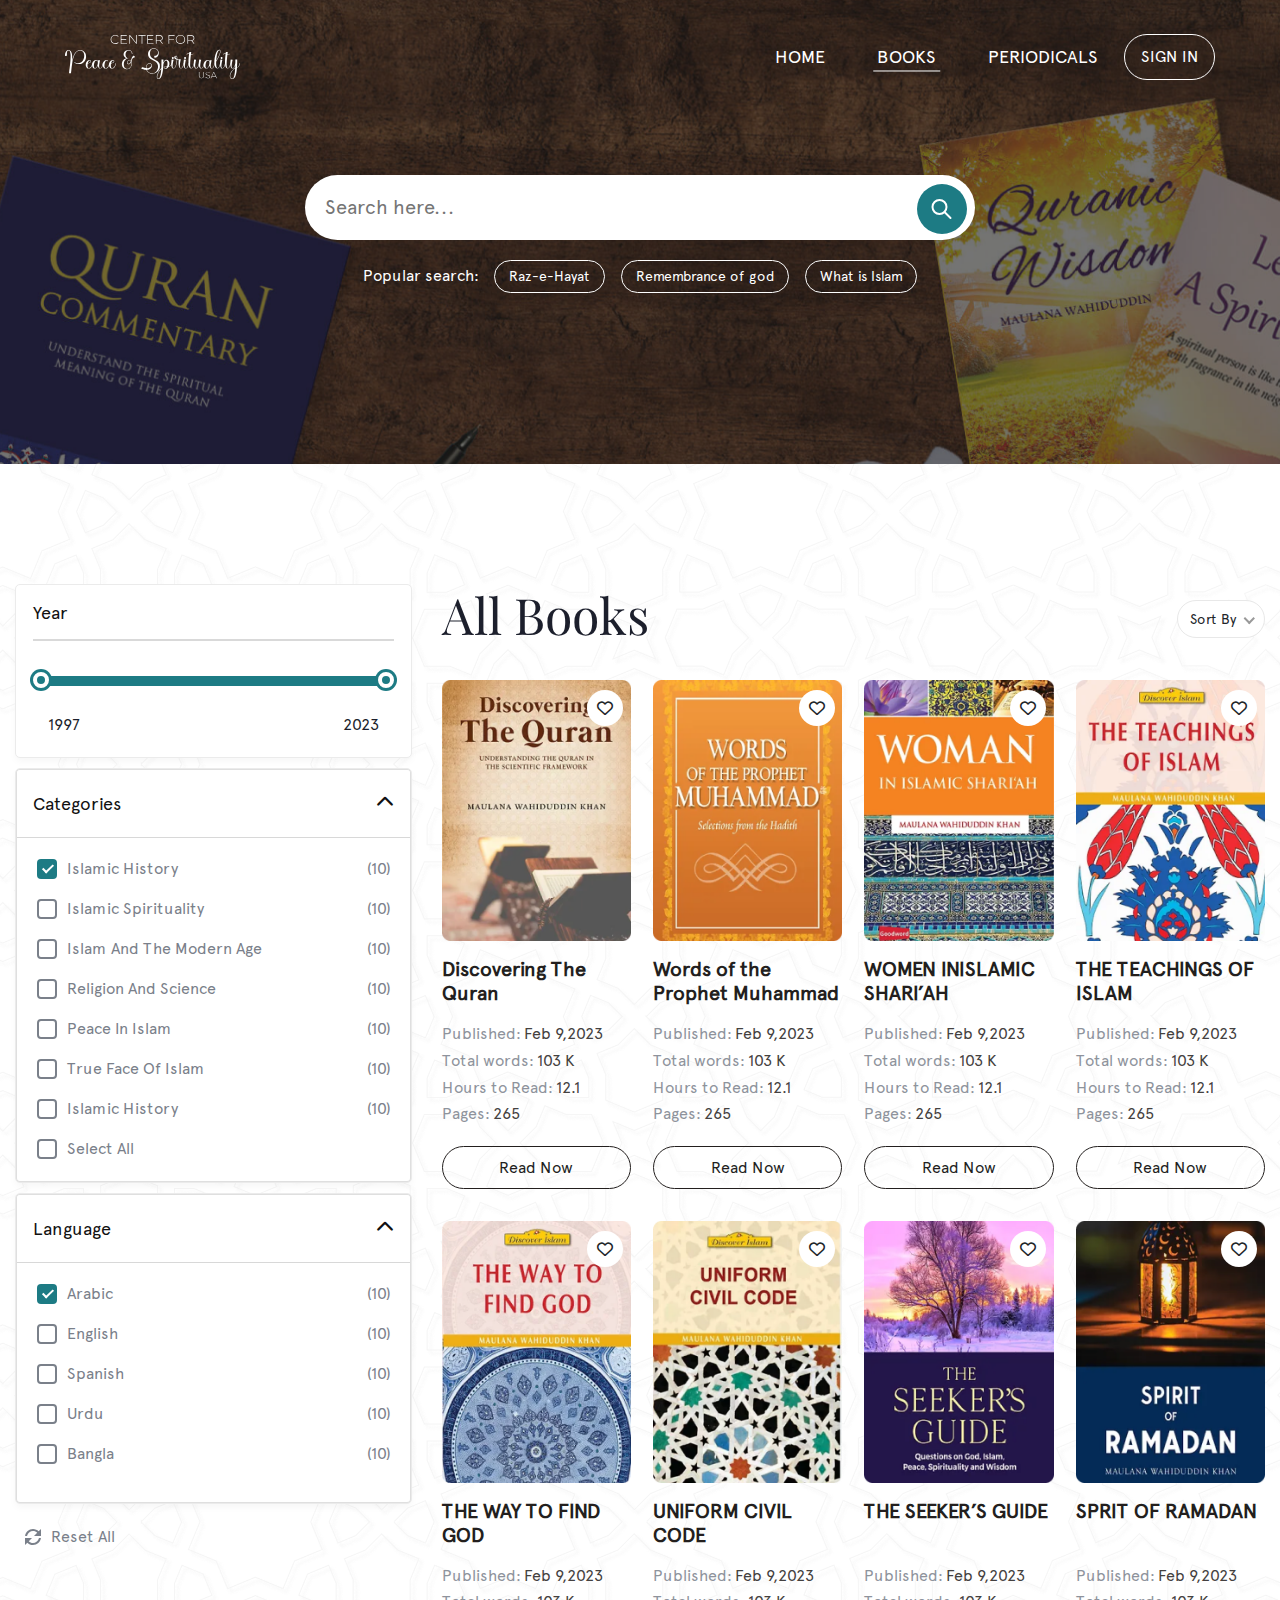
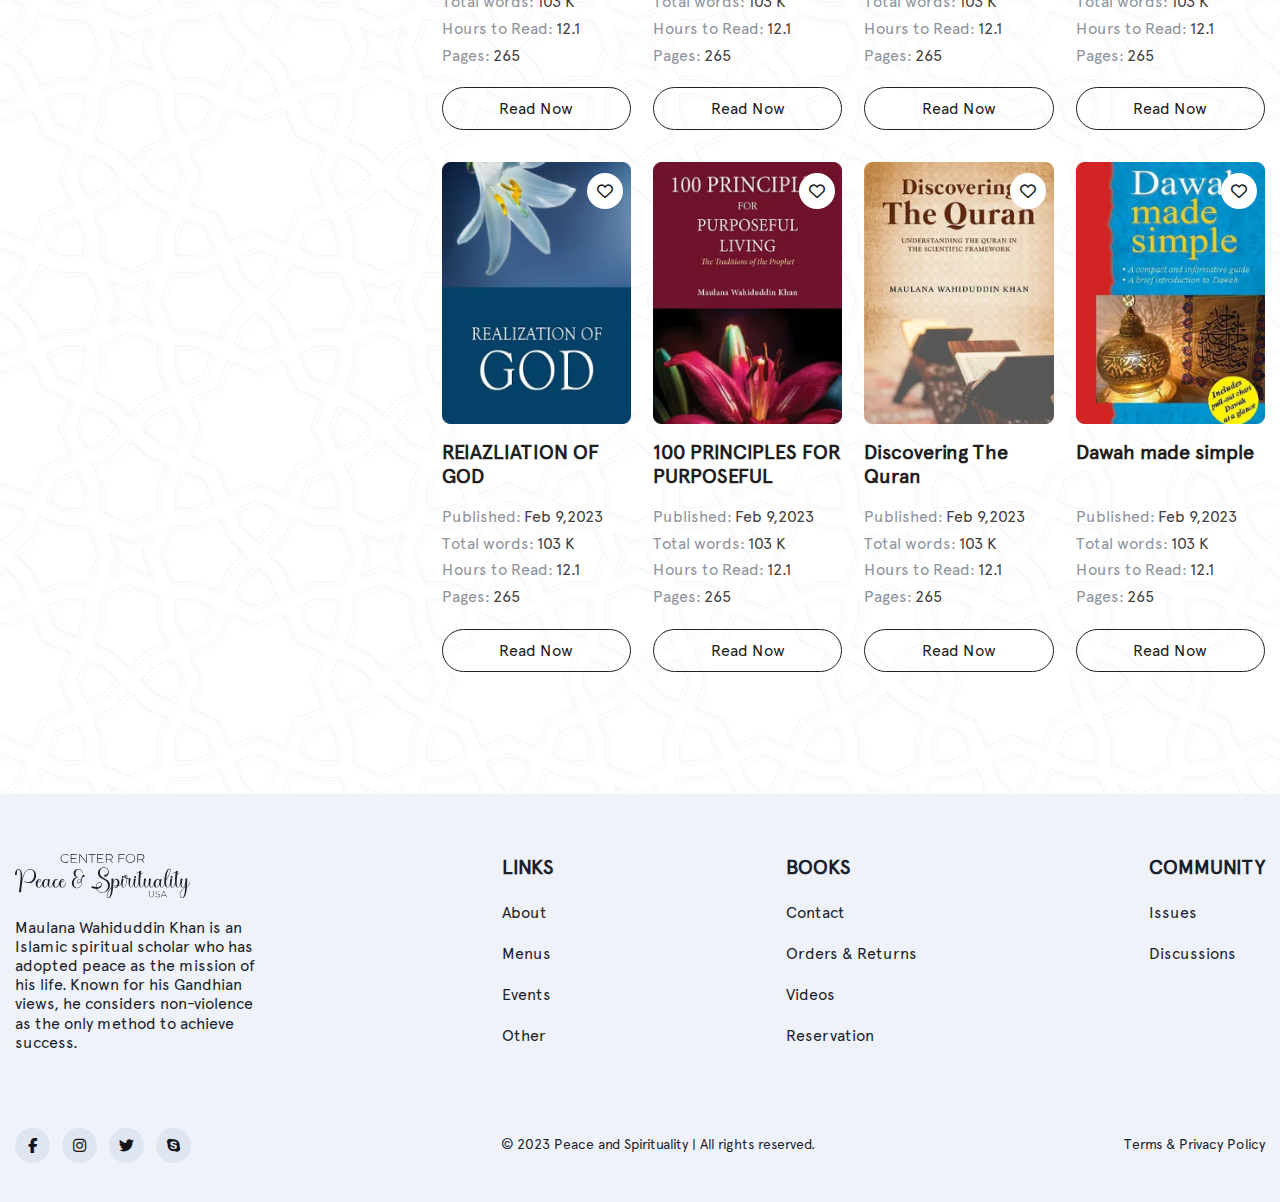
<file: books.html>
<!DOCTYPE html>
<html lang="en">
  <head>
    <meta charset="UTF-8" />
    <meta name="viewport" content="width=device-width, initial-scale=1" />
    <title>Center For Peace and Spirituality - USA</title>
    <!-- favicon img -->
    <link rel="icon" type="image/x-icon" href="assets/img/index/logo.svg" />
    <!-- font awesome cdn  -->
    <link
      rel="stylesheet"
      href="https://cdnjs.cloudflare.com/ajax/libs/font-awesome/6.4.0/css/all.min.css" />
    <!-- Bootstrap css  -->
    <link rel="stylesheet" href="assets/css/bootstrap.min.css" />
    <!-- jquery ion-slier css-->
    <link rel="stylesheet" href="assets/css/ion-slider.min.css" />
    <!-- jquery nice select css -->
    <link rel="stylesheet" href="assets/css/jquery-nice-select.min.css" />
    <!-- Custom css styles -->
    <link rel="stylesheet" href="./assets/css/style.min.css" />
  </head>
  <body>
    <!-- preloader section start -->
    <div class="preloader">
      <div class="main-loader">
        <span class="loader1"></span>
        <span class="loader2"></span>
        <span class="loader3"></span>
      </div>
    </div>
    <!-- preloader section end -->

    <!-- header section start here -->
    <section
      class="header-style-one-section"
      style="background-image: url(./assets/img/books/header-bg.png)">
      <!-- navbar  start here -->
      <div class="navbar-area width-small">
        <div class="container-fluid">
          <nav class="navbar navbar-expand-lg">
            <a class="navbar-brand" href="index.html">
              <img src="./assets/img/index/logo.svg" alt="logo" />
            </a>
            <button
              class="navbar-toggler collapsed"
              type="button"
              data-toggle="collapse"
              data-target="#navbarSupportedContent"
              aria-controls="navbarSupportedContent"
              aria-expanded="false"
              aria-label="Toggle navigation">
              <span class="navbar-toggler-icon"></span>
              <span class="navbar-toggler-icon"></span>
              <span class="navbar-toggler-icon"></span>
            </button>
            <div class="collapse navbar-collapse" id="navbarSupportedContent">
              <ul class="navbar-nav ml-auto">
                <li class="nav-item">
                  <a class="nav-link" href="index.html">HOME</a>
                </li>
                <li class="nav-item active">
                  <a class="nav-link" href="books.html">BOOKS</a>
                </li>
                <li class="nav-item">
                  <a class="nav-link" href="periodicals.html">PERIODICALS</a>
                </li>
              </ul>
              <form class="form-inline my-2 my-lg-0">
                <div
                  class="button-group d-flex justify-content-center align-items-center">
                  <a
                    href="signin.html"
                    class="btn login my-2 my-sm-0"
                    type="button">
                    SIGN IN
                  </a>
                </div>
              </form>
            </div>
          </nav>
        </div>
      </div>
      <!-- navbar  end here  -->

      <!-- hero area start here  -->
      <div class="hero-area hero-style-two">
        <div class="container">
          <div class="row">
            <div
              class="col-md-12 justify-content-center align-items-center text-center">
              <div class="search-form-area">
                <form class="search-form">
                  <input type="text" placeholder="Search here..." />
                  <button class="icon" type="submit">
                    <svg
                      width="25"
                      height="24"
                      viewBox="0 0 25 24"
                      fill="none"
                      xmlns="http://www.w3.org/2000/svg">
                      <g clip-path="url(#clip0_530_22398)">
                        <path
                          d="M10.5 17C14.366 17 17.5 13.866 17.5 10C17.5 6.13401 14.366 3 10.5 3C6.63401 3 3.5 6.13401 3.5 10C3.5 13.866 6.63401 17 10.5 17Z"
                          stroke-width="2"
                          stroke-linecap="round"
                          stroke-linejoin="round" />
                        <path
                          d="M21.5 21L15.5 15"
                          stroke-width="2"
                          stroke-linecap="round"
                          stroke-linejoin="round" />
                      </g>
                      <defs>
                        <clippath id="clip0_530_22398">
                          <rect
                            width="24"
                            height="24"
                            fill="white"
                            transform="translate(0.5)" />
                        </clippath>
                      </defs>
                    </svg>
                  </button>
                </form>
                <div class="popular-search">
                  <span class="search-title">Popular search:</span>
                  <ul class="search-item">
                    <li>
                      <a class="btn-style-one" href="#0">Raz-e-Hayat</a>
                    </li>
                    <li>
                      <a class="btn-style-one" href="#0">Remembrance of god</a>
                    </li>
                    <li>
                      <a class="btn-style-one" href="#0">What is Islam</a>
                    </li>
                  </ul>
                </div>
              </div>
            </div>
          </div>
        </div>
      </div>
      <!-- hero area end here -->
    </section>
    <!-- header section end here  -->

    <!-- Book details section start here -->
    <section class="books-details-section section-padding">
      <div class="container">
        <div class="row justify-content-center">
          <!-- left side filter content start  -->
          <div class="col-lg-4 col-md-5 mobile-none">
            <div class="left-side-filter-content">
              <!-- year slider  -->
              <div class="year-range-slider">
                <h2 class="title">Year</h2>
                <hr />
                <div class="slider-box">
                  <input
                    type="text"
                    class="js-range-slider"
                    name="my_range"
                    value
                    data-skin="round"
                    data-type="double"
                    data-min="1997"
                    data-max="2023"
                    data-grid="false" />

                  <div class="output">
                    <input
                      readonly
                      type="number"
                      value="1997"
                      class="from val-show" />
                    <input
                      readonly
                      type="number"
                      value="2023"
                      class="to val-show" />
                  </div>
                </div>
              </div>
              <!-- catagories filter -->
              <div class="catagories filter-select-item">
                <div class="accordion" id="accordionExample">
                  <div class="card">
                    <div class="card-header" id="headingOne">
                      <button
                        type="button"
                        data-toggle="collapse"
                        data-target="#collapseOne"
                        aria-expanded="true"
                        aria-controls="collapseOne">
                        Categories <i class="fa-solid fa-chevron-up"></i>
                      </button>
                    </div>

                    <div
                      id="collapseOne"
                      class="collapse show"
                      aria-labelledby="headingOne"
                      data-parent="#accordionExample">
                      <div class="card-body">
                        <form class="catagroy-form">
                          <label class="control control--checkbox">Islamic
                            History
                            <div class="name">
                              <input type="checkbox" checked="checked" />
                              <div class="control__indicator"></div>
                            </div>
                            <div class="length">
                              <p>(10)</p>
                            </div>
                          </label>
                          <label class="control control--checkbox">Islamic
                            Spirituality
                            <div class="name">
                              <input type="checkbox" />
                              <div class="control__indicator"></div>
                            </div>
                            <div class="length">
                              <p>(10)</p>
                            </div>
                          </label>
                          <label class="control control--checkbox">Islam and the
                            modern age
                            <div class="name">
                              <input type="checkbox" />
                              <div class="control__indicator"></div>
                            </div>
                            <div class="length">
                              <p>(10)</p>
                            </div>
                          </label>
                          <label class="control control--checkbox">Religion and
                            Science
                            <div class="name">
                              <input type="checkbox" />
                              <div class="control__indicator"></div>
                            </div>
                            <div class="length">
                              <p>(10)</p>
                            </div>
                          </label>
                          <label class="control control--checkbox">Peace in
                            Islam
                            <div class="name">
                              <input type="checkbox" />
                              <div class="control__indicator"></div>
                            </div>
                            <div class="length">
                              <p>(10)</p>
                            </div>
                          </label>
                          <label class="control control--checkbox">True face of
                            islam
                            <div class="name">
                              <input type="checkbox" />
                              <div class="control__indicator"></div>
                            </div>
                            <div class="length">
                              <p>(10)</p>
                            </div>
                          </label>
                          <label class="control control--checkbox">Islamic
                            History
                            <div class="name">
                              <input type="checkbox" />
                              <div class="control__indicator"></div>
                            </div>
                            <div class="length">
                              <p>(10)</p>
                            </div>
                          </label>
                          <label
                            id="select-all"
                            class="control control--checkbox">Select All
                            <div class="name">
                              <input type="checkbox" />
                              <div class="control__indicator"></div>
                            </div>
                          </label>
                        </form>
                      </div>
                    </div>
                  </div>
                </div>
              </div>
              <!-- language filter -->
              <div class="languages filter-select-item">
                <div class="accordion" id="accordionExample-two">
                  <div class="card">
                    <div class="card-header" id="headingOne">
                      <button
                        type="button"
                        data-toggle="collapse"
                        data-target="#collapse-two"
                        aria-expanded="true"
                        aria-controls="collapseOne">
                        Language <i class="fa-solid fa-chevron-up"></i>
                      </button>
                    </div>
                    <div
                      id="collapse-two"
                      class="collapse show"
                      aria-labelledby="headingOne"
                      data-parent="#accordionExample-two">
                      <div class="card-body">
                        <form class="language-form">
                          <div class="custom-checkbox">
                            <label class="control control--checkbox">Arabic
                              <div class="name">
                                <input type="checkbox" checked="checked" />
                                <div class="control__indicator"></div>
                              </div>
                              <div class="length">
                                <p>(10)</p>
                              </div>
                            </label>
                          </div>
                          <label class="control control--checkbox">English
                            <div class="name">
                              <input type="checkbox" />
                              <div class="control__indicator"></div>
                            </div>
                            <div class="length">
                              <p>(10)</p>
                            </div>
                          </label>
                          <label class="control control--checkbox">Spanish
                            <div class="name">
                              <input type="checkbox" />
                              <div class="control__indicator"></div>
                            </div>
                            <div class="length">
                              <p>(10)</p>
                            </div>
                          </label>
                          <label class="control control--checkbox">Urdu
                            <div class="name">
                              <input type="checkbox" />
                              <div class="control__indicator"></div>
                            </div>
                            <div class="length">
                              <p>(10)</p>
                            </div>
                          </label>
                          <label class="control control--checkbox">Bangla
                            <div class="name">
                              <input type="checkbox" />
                              <div class="control__indicator"></div>
                            </div>
                            <div class="length">
                              <p>(10)</p>
                            </div>
                          </label>
                        </form>
                      </div>
                    </div>
                  </div>
                </div>
              </div>
              <!-- reset btn -->
              <button id="reset-filter-btn">
                <img src="assets/img/books/resetbtn.svg" alt="btn" />
                Reset All
              </button>
            </div>
          </div>
          <!-- left side filter content end  -->

          <!-- right side main content start  -->
          <div class="col-lg-8 col-md-7 col-sm-12">
            <div class="right-side-content">
              <div class="all-books">
                <div class="top-content">
                  <h2 class="title">All Books</h2>
                  <select>
                    <option data-display="Sort By">Sort By</option>
                    <option value="ascending">Ascending</option>
                    <option value="descending">Descending</option>
                    <option value="recent">Recent</option>
                    <option value="percentage">Percentage</option>
                  </select>
                </div>
                <div class="books-items-box">
                  <div class="single-book-item">
                    <div class="img-box">
                      <div class="fav">
                        <i class="fa-regular fa-heart"></i>
                      </div>
                      <img src="assets/img/books/01.png" alt="book-cover-img" />
                    </div>
                    <div class="content">
                      <h3 class="title">Discovering The Quran</h3>
                      <ul class="des">
                        <li>Published: <span>Feb 9,2023</span></li>
                        <li>Total words: <span>103 K</span></li>
                        <li>Hours to Read: <span>12.1</span></li>
                        <li>Pages: <span>265</span></li>
                      </ul>
                      <a href="book-details.html" class="btn btn-style-one">Read
                        Now</a>
                    </div>
                  </div>
                  <div class="single-book-item">
                    <div class="img-box">
                      <div class="fav">
                        <i class="fa-regular fa-heart"></i>
                      </div>
                      <img src="assets/img/books/02.png" alt="book-cover-img" />
                    </div>
                    <div class="content">
                      <h3 class="title">Words of the Prophet Muhammad</h3>
                      <ul class="des">
                        <li>Published: <span>Feb 9,2023</span></li>
                        <li>Total words: <span>103 K</span></li>
                        <li>Hours to Read: <span>12.1</span></li>
                        <li>Pages: <span>265</span></li>
                      </ul>
                      <a href="book-details.html" class="btn btn-style-one">Read
                        Now</a>
                    </div>
                  </div>
                  <div class="single-book-item">
                    <div class="img-box">
                      <div class="fav">
                        <i class="fa-regular fa-heart"></i>
                      </div>
                      <img src="assets/img/books/03.png" alt="book-cover-img" />
                    </div>
                    <div class="content">
                      <h3 class="title">WOMEN INISLAMIC SHARI’AH</h3>
                      <ul class="des">
                        <li>Published: <span>Feb 9,2023</span></li>
                        <li>Total words: <span>103 K</span></li>
                        <li>Hours to Read: <span>12.1</span></li>
                        <li>Pages: <span>265</span></li>
                      </ul>
                      <a href="book-details.html" class="btn btn-style-one">Read
                        Now</a>
                    </div>
                  </div>
                  <div class="single-book-item">
                    <div class="img-box">
                      <div class="fav">
                        <i class="fa-regular fa-heart"></i>
                      </div>
                      <img src="assets/img/books/04.png" alt="book-cover-img" />
                    </div>
                    <div class="content">
                      <h3 class="title">THE TEACHINGS OF ISLAM</h3>
                      <ul class="des">
                        <li>Published: <span>Feb 9,2023</span></li>
                        <li>Total words: <span>103 K</span></li>
                        <li>Hours to Read: <span>12.1</span></li>
                        <li>Pages: <span>265</span></li>
                      </ul>
                      <a href="book-details.html" class="btn btn-style-one">Read
                        Now</a>
                    </div>
                  </div>
                  <div class="single-book-item">
                    <div class="img-box">
                      <div class="fav">
                        <i class="fa-regular fa-heart"></i>
                      </div>
                      <img src="assets/img/books/05.png" alt="book-cover-img" />
                    </div>
                    <div class="content">
                      <h3 class="title">THE WAY TO FIND GOD</h3>
                      <ul class="des">
                        <li>Published: <span>Feb 9,2023</span></li>
                        <li>Total words: <span>103 K</span></li>
                        <li>Hours to Read: <span>12.1</span></li>
                        <li>Pages: <span>265</span></li>
                      </ul>
                      <a href="book-details.html" class="btn btn-style-one">Read
                        Now</a>
                    </div>
                  </div>
                  <div class="single-book-item">
                    <div class="img-box">
                      <div class="fav">
                        <i class="fa-regular fa-heart"></i>
                      </div>
                      <img src="assets/img/books/06.png" alt="book-cover-img" />
                    </div>
                    <div class="content">
                      <h3 class="title">UNIFORM CIVIL CODE</h3>
                      <ul class="des">
                        <li>Published: <span>Feb 9,2023</span></li>
                        <li>Total words: <span>103 K</span></li>
                        <li>Hours to Read: <span>12.1</span></li>
                        <li>Pages: <span>265</span></li>
                      </ul>
                      <a href="book-details.html" class="btn btn-style-one">Read
                        Now</a>
                    </div>
                  </div>
                  <div class="single-book-item">
                    <div class="img-box">
                      <div class="fav">
                        <i class="fa-regular fa-heart"></i>
                      </div>
                      <img src="assets/img/books/07.png" alt="book-cover-img" />
                    </div>
                    <div class="content">
                      <h3 class="title">THE SEEKER’S GUIDE</h3>
                      <ul class="des">
                        <li>Published: <span>Feb 9,2023</span></li>
                        <li>Total words: <span>103 K</span></li>
                        <li>Hours to Read: <span>12.1</span></li>
                        <li>Pages: <span>265</span></li>
                      </ul>
                      <a href="book-details.html" class="btn btn-style-one">Read
                        Now</a>
                    </div>
                  </div>
                  <div class="single-book-item">
                    <div class="img-box">
                      <div class="fav">
                        <i class="fa-regular fa-heart"></i>
                      </div>
                      <img src="assets/img/books/08.png" alt="book-cover-img" />
                    </div>
                    <div class="content">
                      <h3 class="title">SPRIT OF RAMADAN</h3>
                      <ul class="des">
                        <li>Published: <span>Feb 9,2023</span></li>
                        <li>Total words: <span>103 K</span></li>
                        <li>Hours to Read: <span>12.1</span></li>
                        <li>Pages: <span>265</span></li>
                      </ul>
                      <a href="book-details.html" class="btn btn-style-one">Read
                        Now</a>
                    </div>
                  </div>
                  <div class="single-book-item">
                    <div class="img-box">
                      <div class="fav">
                        <i class="fa-regular fa-heart"></i>
                      </div>
                      <img src="assets/img/books/09.png" alt="book-cover-img" />
                    </div>
                    <div class="content">
                      <h3 class="title">REIAZLIATION OF GOD</h3>
                      <ul class="des">
                        <li>Published: <span>Feb 9,2023</span></li>
                        <li>Total words: <span>103 K</span></li>
                        <li>Hours to Read: <span>12.1</span></li>
                        <li>Pages: <span>265</span></li>
                      </ul>
                      <a href="book-details.html" class="btn btn-style-one">Read
                        Now</a>
                    </div>
                  </div>
                  <div class="single-book-item">
                    <div class="img-box">
                      <div class="fav">
                        <i class="fa-regular fa-heart"></i>
                      </div>
                      <img src="assets/img/books/10.png" alt="book-cover-img" />
                    </div>
                    <div class="content">
                      <h3 class="title">100 PRINCIPLES FOR PURPOSEFUL</h3>
                      <ul class="des">
                        <li>Published: <span>Feb 9,2023</span></li>
                        <li>Total words: <span>103 K</span></li>
                        <li>Hours to Read: <span>12.1</span></li>
                        <li>Pages: <span>265</span></li>
                      </ul>
                      <a href="book-details.html" class="btn btn-style-one">Read
                        Now</a>
                    </div>
                  </div>
                  <div class="single-book-item">
                    <div class="img-box">
                      <div class="fav">
                        <i class="fa-regular fa-heart"></i>
                      </div>
                      <img src="assets/img/books/01.png" alt="book-cover-img" />
                    </div>
                    <div class="content">
                      <h3 class="title">Discovering The Quran</h3>
                      <ul class="des">
                        <li>Published: <span>Feb 9,2023</span></li>
                        <li>Total words: <span>103 K</span></li>
                        <li>Hours to Read: <span>12.1</span></li>
                        <li>Pages: <span>265</span></li>
                      </ul>
                      <a href="book-details.html" class="btn btn-style-one">Read
                        Now</a>
                    </div>
                  </div>
                  <div class="single-book-item">
                    <div class="img-box">
                      <div class="fav">
                        <i class="fa-regular fa-heart"></i>
                      </div>
                      <img src="assets/img/books/12.png" alt="book-cover-img" />
                    </div>
                    <div class="content">
                      <h3 class="title">Dawah made simple</h3>
                      <ul class="des">
                        <li>Published: <span>Feb 9,2023</span></li>
                        <li>Total words: <span>103 K</span></li>
                        <li>Hours to Read: <span>12.1</span></li>
                        <li>Pages: <span>265</span></li>
                      </ul>
                      <a href="book-details.html" class="btn btn-style-one">Read
                        Now</a>
                    </div>
                  </div>
                </div>
                <div class="d-none pagination-box">
                  <ul class="pagination">
                    <li>
                      <a href="#0"><i class="fa-solid fa-chevron-left"></i></a>
                    </li>
                    <li class="active">
                      <a href="#0">1</a>
                    </li>
                    <li>
                      <a href="#0">2</a>
                    </li>
                    <li>
                      <a href="#0">3</a>
                    </li>
                    <li>
                      <a href="#0">4</a>
                    </li>
                    <li>
                      <a href="#0"><i class="fa-solid fa-chevron-right"></i></a>
                    </li>
                  </ul>
                </div>
              </div>
            </div>
          </div>
          <!-- right side main content end  -->
        </div>
      </div>
    </section>
    <!-- Book details section end here -->

    <!-- footer section start here  -->
    <footer class="footer-section">
      <div class="container">
        <div class="footer-content">
          <div class="footer-item">
            <div class="about">
              <img src="assets/img/index/logo-color.svg" alt="logo" />
              <p>
                Maulana Wahiduddin Khan is an Islamic spiritual scholar who has
                adopted peace as the mission of his life. Known for his Gandhian
                views, he considers non-violence as the only method to achieve
                success.
              </p>
            </div>
          </div>
          <div class="footer-item">
            <h3 class="title">Links</h3>
            <ul class="links">
              <li>
                <a href="#">About</a>
              </li>
              <li>
                <a href="#">Menus</a>
              </li>
              <li>
                <a href="#">Events</a>
              </li>
              <li>
                <a href="#">Other</a>
              </li>
            </ul>
          </div>
          <div class="footer-item">
            <h3 class="title">Books</h3>
            <ul class="links">
              <li>
                <a href="#">Contact</a>
              </li>
              <li>
                <a href="#">Orders & Returns</a>
              </li>
              <li>
                <a href="#">Videos</a>
              </li>
              <li>
                <a href="#">Reservation</a>
              </li>
            </ul>
          </div>
          <div class="footer-item">
            <h3 class="title">Community</h3>
            <ul class="links">
              <li>
                <a href="#">Issues</a>
              </li>
              <li>
                <a href="#">Discussions</a>
              </li>
            </ul>
          </div>
        </div>
      </div>
    </footer>
    <!-- footer section end here  -->

    <!-- copyright section start here  -->
    <section class="copyright-section">
      <div class="container">
        <div class="copyright-items justify-content-between">
          <div class="copyright-item">
            <ul class="socials">
              <li>
                <a href="#">
                  <i class="fa-brands fa-facebook-f"></i>
                </a>
              </li>
              <li>
                <a href="#">
                  <i class="fa-brands fa-instagram"></i>
                </a>
              </li>
              <li>
                <a href="#">
                  <i class="fa-brands fa-twitter"></i>
                </a>
              </li>
              <li>
                <a href="#">
                  <i class="fa-brands fa-skype"></i>
                </a>
              </li>
            </ul>
          </div>
          <div class="copyright-item">
            <div class="middle">
              <p>© 2023 Peace and Spirituality | All rights reserved.</p>
            </div>
          </div>
          <div class="copyright-item">
            <div class="right text-md-center text-sm-center text-lg-right">
              <a href="#0">Terms & Privacy Policy</a>
            </div>
          </div>
        </div>
      </div>
    </section>
    <!-- copyright section end here  -->

    <!-- All js file goes here -->
    <!-- Jquery js  -->
    <script src="assets/js/jquery-3.7.0.min.js"></script>
    <!-- Popper js  -->
    <script src="assets/js/popper.min.js"></script>
    <!-- Bootstrap js  -->
    <script src="assets/js/bootstrap.min.js"></script>
    <!-- Jquery ion slider js  -->
    <script src="assets/js/jquery-ion-slider.min.js"></script>
    <!-- jquery nice select -->
    <script src="assets/js/jquery-nice-select.min.js"></script>
    <!-- Custom Script -->
    <script src="./assets/js/script.js"></script>
  </body>
</html>
</file>
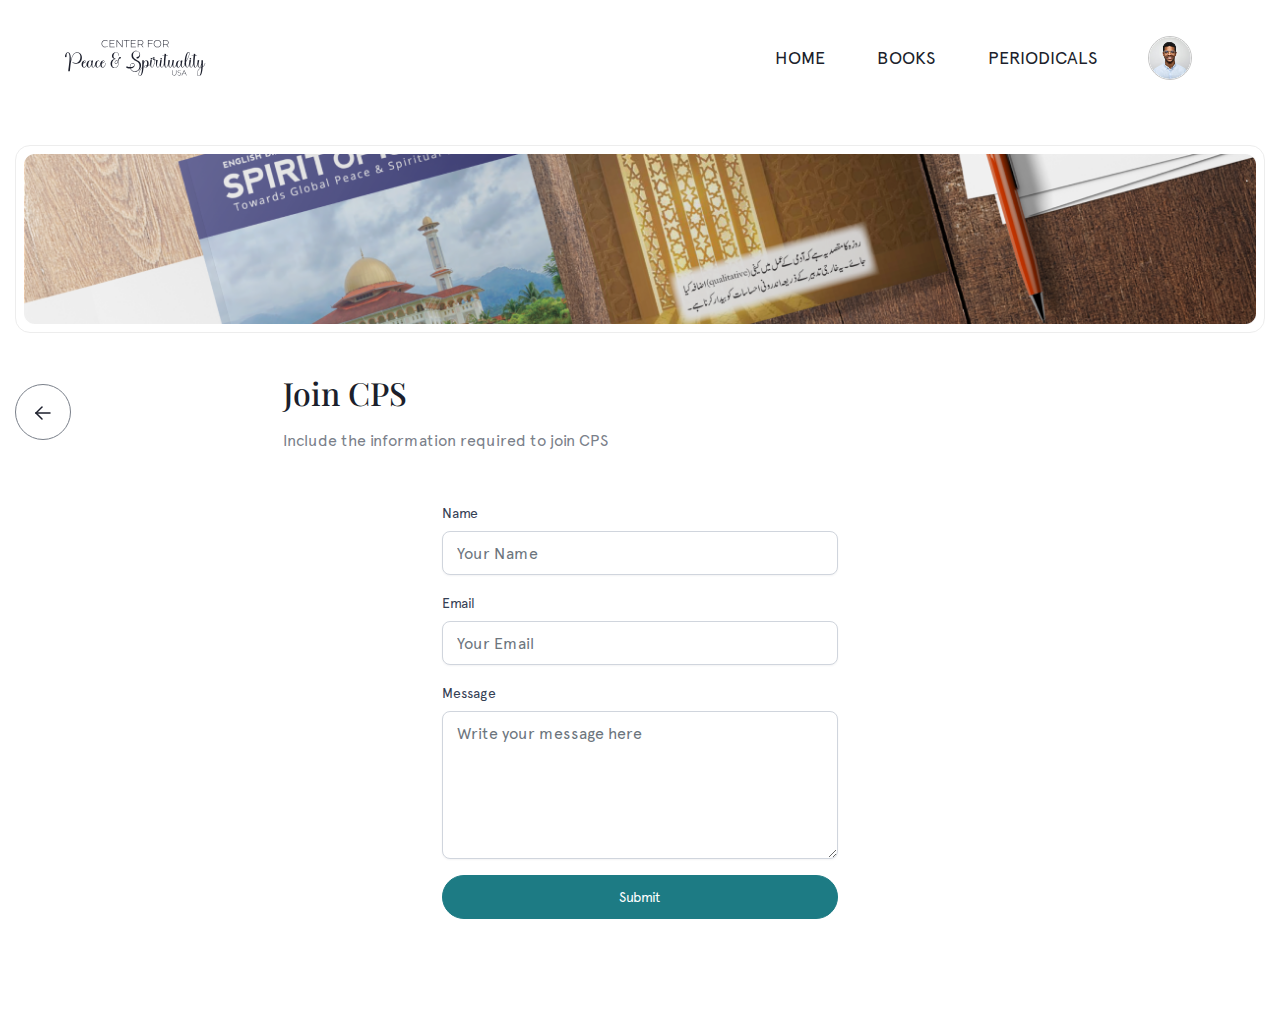
<file: join-cps-two.html>
<!DOCTYPE html>
<html lang="en">
  <head>
    <meta charset="UTF-8" />
    <meta name="viewport" content="width=device-width, initial-scale=1" />
    <title>Center For Peace and Spirituality - USA</title>
    <!-- favicon img -->
    <link rel="icon" type="image/x-icon" href="assets/img/index/logo.svg" />
    <!-- font awesome cdn  -->
    <link
      rel="stylesheet"
      href="https://cdnjs.cloudflare.com/ajax/libs/font-awesome/6.4.0/css/all.min.css"
    />
    <!-- Bootstrap css  -->
    <link rel="stylesheet" href="assets/css/bootstrap.min.css" />
    <!-- Swiper  css  -->
    <!-- Custom css styles -->
    <link rel="stylesheet" href="./assets/css/style.min.css" />
  </head>
  <body style="background-image: none">
    <!-- preloader section start -->
    <div class="preloader">
      <div class="main-loader">
        <span class="loader1"></span>
        <span class="loader2"></span>
        <span class="loader3"></span>
      </div>
    </div>
    <!-- preloader section end -->

    <!-- header section start here -->
    <section class="header-style-one-section bg-img-none bg-transparent h-auto">
      <!-- navbar  start here -->
      <div class="navbar-area">
        <div class="container-fluid">
          <nav class="navbar navbar-expand-lg">
            <a class="navbar-brand" href="index.html">
              <img
                class="logo-mb"
                src="./assets/img/index/logo-color.svg"
                alt="logo"
              />
            </a>
            <button
              class="bg-dark navbar-toggler collapsed"
              type="button"
              data-toggle="collapse"
              data-target="#navbarSupportedContent"
              aria-controls="navbarSupportedContent"
              aria-expanded="false"
              aria-label="Toggle navigation"
            >
              <span class="navbar-toggler-icon"></span>
              <span class="navbar-toggler-icon"></span>
              <span class="navbar-toggler-icon"></span>
            </button>
            <div class="collapse navbar-collapse" id="navbarSupportedContent">
              <ul class="navbar-nav ml-auto">
                <li class="nav-item">
                  <a class="nav-link" href="index.html">HOME</a>
                </li>
                <li class="nav-item">
                  <a class="nav-link" href="books.html">BOOKS</a>
                </li>
                <li class="nav-item">
                  <a class="nav-link" href="periodicals.html">PERIODICALS</a>
                </li>
              </ul>
              <form class="form-inline my-2 my-lg-0">
                <div
                  class="button-group d-flex justify-content-center align-items-center"
                >
                  <a
                    href="profile.html"
                    class="btn login with-img my-2 my-sm-0"
                    type="button"
                  >
                    <img src="assets/img/profile/user.png" alt="img" />
                  </a>
                </div>
              </form>
            </div>
          </nav>
        </div>
      </div>
      <!-- navbar  end here  -->
    </section>
    <!-- header section end here  -->

    <!-- title-with-img-section  start here -->
    <section class="title-with-img-section">
      <div class="container">
        <div class="row">
          <div class="col-lg-12">
            <img src="assets/img/profile/user-bg.png" alt />
          </div>
        </div>
        <div class="top-content-with-btn">
          <div class="left">
            <div class="button-back">
              <button onclick="window.history.back()" class="back-btn">
                <svg
                  width="24"
                  height="24"
                  viewBox="0 0 24 24"
                  fill="none"
                  xmlns="http://www.w3.org/2000/svg"
                >
                  <g clip-path="url(#clip0_487_27397)">
                    <path
                      d="M5 12H19"
                      stroke="#7A808A"
                      stroke-width="1.5"
                      stroke-linecap="round"
                      stroke-linejoin="round"
                    />
                    <path
                      d="M5 12L11 18"
                      stroke="#7A808A"
                      stroke-width="1.5"
                      stroke-linecap="round"
                      stroke-linejoin="round"
                    />
                    <path
                      d="M5 12L11 6"
                      stroke="#7A808A"
                      stroke-width="1.5"
                      stroke-linecap="round"
                      stroke-linejoin="round"
                    />
                  </g>
                  <defs>
                    <clipPath id="clip0_487_27397">
                      <rect width="24" height="24" fill="white" />
                    </clipPath>
                  </defs>
                </svg>
              </button>
            </div>
          </div>
          <div class="right">
            <div class="content">
              <h3 class="title">Join CPS</h3>
              <p class="text">Include the information required to join CPS</p>
            </div>
          </div>
        </div>
      </div>
    </section>
    <!-- title-with-img-section  end here -->

    <!-- change info form section start here  -->
    <section class="change-info-section">
      <div class="container">
        <div class="row justify-content-center">
          <div class="col-lg-4">
            <div class="content">
              <form class="user-change-form">
                <div class="form-group">
                  <label>Name</label>
                  <input
                    type="text"
                    class="form-control"
                    placeholder="Your Name"
                  />
                </div>
                <div class="form-group">
                  <label>Email</label>
                  <input
                    type="email"
                    class="form-control"
                    placeholder="Your Email"
                  />
                </div>
                <div class="form-group">
                  <label>Message</label>
                  <textarea
                    style="height: 148px"
                    class="form-control"
                    placeholder="Write your message here"
                  ></textarea>
                </div>
                <button type="submit" class="btn-style-one">Submit</button>
              </form>
            </div>
          </div>
        </div>
      </div>
    </section>
    <!-- change info form section end here -->

    <!-- All js file goes here -->
    <!-- Jquery js  -->
    <script src="assets/js/jquery-3.7.0.min.js"></script>
    <!-- Popper js  -->
    <script src="assets/js/popper.min.js"></script>
    <!-- Bootstrap js  -->
    <script src="assets/js/bootstrap.min.js"></script>
    <!-- Custom Script -->
    <script src="./assets/js/script.js"></script>
  </body>
</html>
</file>
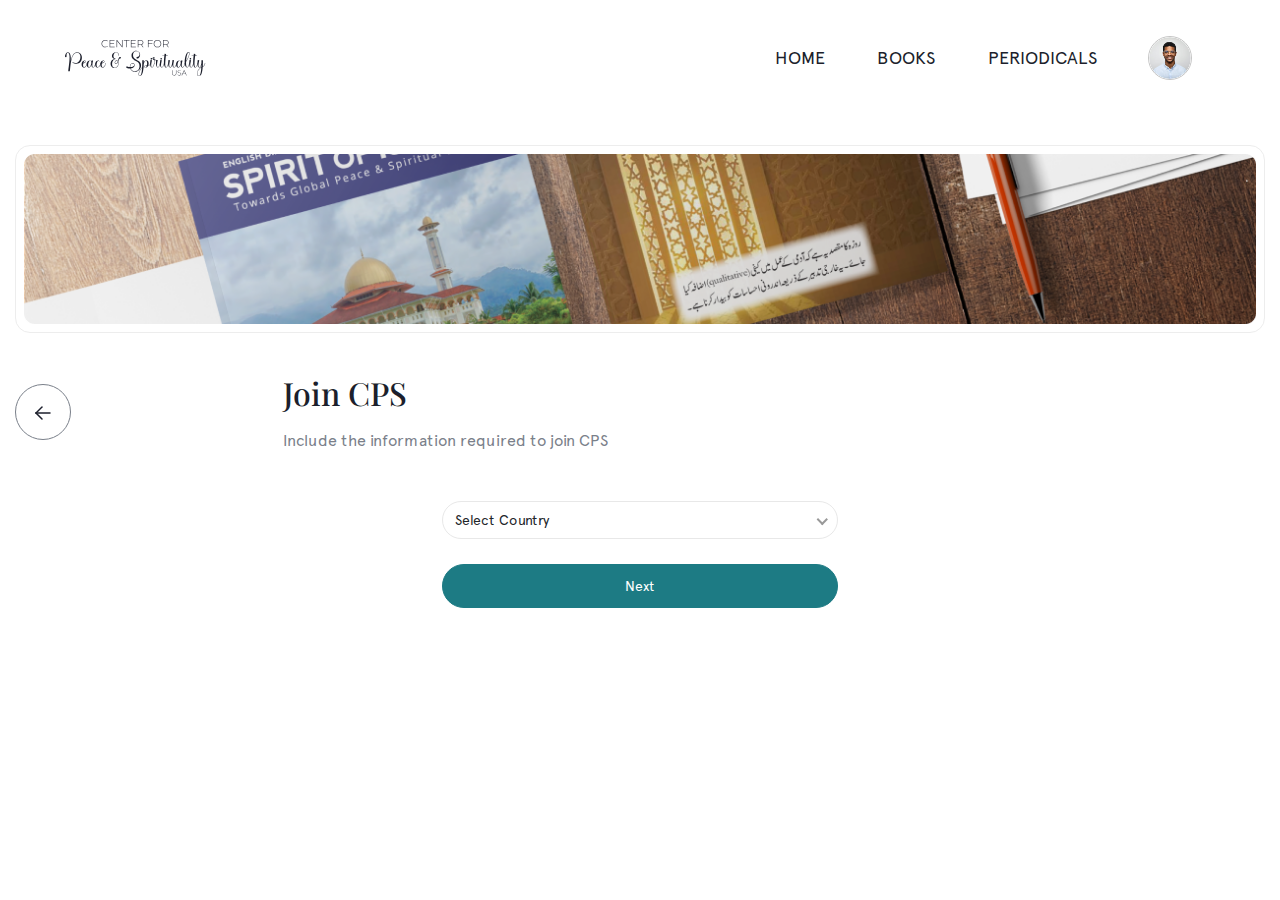
<file: join-cps.html>
<!DOCTYPE html>
<html lang="en">
  <head>
    <meta charset="UTF-8" />
    <meta name="viewport" content="width=device-width, initial-scale=1" />
    <title>Center For Peace and Spirituality - USA</title>
    <!-- favicon img -->
    <link rel="icon" type="image/x-icon" href="assets/img/index/logo.svg" />
    <!-- font awesome cdn  -->
    <link
      rel="stylesheet"
      href="https://cdnjs.cloudflare.com/ajax/libs/font-awesome/6.4.0/css/all.min.css" />
    <!-- Bootstrap css  -->
    <link rel="stylesheet" href="assets/css/bootstrap.min.css" />
    <!-- jquery nice select css -->
    <link rel="stylesheet" href="assets/css/jquery-nice-select.min.css" />
    <!-- Custom css styles -->
    <link rel="stylesheet" href="./assets/css/style.min.css" />
  </head>
  <body style="background-image: none">
    <!-- preloader section start -->
    <div class="preloader">
      <div class="main-loader">
        <span class="loader1"></span>
        <span class="loader2"></span>
        <span class="loader3"></span>
      </div>
    </div>
    <!-- preloader section end -->

    <!-- header section start here -->
    <section class="header-style-one-section bg-img-none bg-transparent h-auto">
      <!-- navbar  start here -->
      <div class="navbar-area">
        <div class="container-fluid">
          <nav class="navbar navbar-expand-lg">
            <a class="navbar-brand" href="index.html">
              <img
                class="logo-mb"
                src="./assets/img/index/logo-color.svg"
                alt="logo" />
            </a>
            <button
              class="bg-dark navbar-toggler collapsed"
              type="button"
              data-toggle="collapse"
              data-target="#navbarSupportedContent"
              aria-controls="navbarSupportedContent"
              aria-expanded="false"
              aria-label="Toggle navigation">
              <span class="navbar-toggler-icon"></span>
              <span class="navbar-toggler-icon"></span>
              <span class="navbar-toggler-icon"></span>
            </button>
            <div class="collapse navbar-collapse" id="navbarSupportedContent">
              <ul class="navbar-nav ml-auto">
                <li class="nav-item">
                  <a class="nav-link" href="index.html">HOME</a>
                </li>
                <li class="nav-item">
                  <a class="nav-link" href="books.html">BOOKS</a>
                </li>
                <li class="nav-item">
                  <a class="nav-link" href="periodicals.html">PERIODICALS</a>
                </li>
              </ul>
              <form class="form-inline my-2 my-lg-0">
                <div
                  class="button-group d-flex justify-content-center align-items-center">
                  <a
                    href="profile.html"
                    class="btn login with-img my-2 my-sm-0"
                    type="button">
                    <img src="assets/img/profile/user.png" alt="img" />
                  </a>
                </div>
              </form>
            </div>
          </nav>
        </div>
      </div>
      <!-- navbar  end here  -->
    </section>
    <!-- header section end here  -->

    <!-- title-with-img-section  start here -->
    <section class="title-with-img-section">
      <div class="container">
        <div class="row">
          <div class="col-lg-12">
            <img src="assets/img/profile/user-bg.png" alt />
          </div>
        </div>
        <div class="top-content-with-btn">
          <div class="left">
            <div class="button-back">
              <button onclick="window.history.back()" class="back-btn">
                <svg
                  width="24"
                  height="24"
                  viewBox="0 0 24 24"
                  fill="none"
                  xmlns="http://www.w3.org/2000/svg">
                  <g clip-path="url(#clip0_487_27397)">
                    <path
                      d="M5 12H19"
                      stroke="#7A808A"
                      stroke-width="1.5"
                      stroke-linecap="round"
                      stroke-linejoin="round" />
                    <path
                      d="M5 12L11 18"
                      stroke="#7A808A"
                      stroke-width="1.5"
                      stroke-linecap="round"
                      stroke-linejoin="round" />
                    <path
                      d="M5 12L11 6"
                      stroke="#7A808A"
                      stroke-width="1.5"
                      stroke-linecap="round"
                      stroke-linejoin="round" />
                  </g>
                  <defs>
                    <clippath id="clip0_487_27397">
                      <rect width="24" height="24" fill="white" />
                    </clippath>
                  </defs>
                </svg>
              </button>
            </div>
          </div>
          <div class="right">
            <div class="content">
              <h3 class="title">Join CPS</h3>
              <p class="text">Include the information required to join CPS</p>
            </div>
          </div>
        </div>
      </div>
    </section>
    <!-- title-with-img-section  end here -->

    <!-- change info form section start here  -->
    <section class="change-info-section">
      <div class="container">
        <div class="row justify-content-center">
          <div class="col-lg-4">
            <div class="content">
              <form id="join-cps-select-country" class="user-change-form">
                <select class="select-country">
                  <option data-display="Select Country">Translate to</option>
                  <option>USA</option>
                  <option>UK</option>
                  <option>SPAIN</option>
                  <option>BANGLADESH</option>
                </select>
                <button
                  formaction="join-cps-two.html"
                  type="submit"
                  class="btn-style-one">
                  Next
                </button>
              </form>
            </div>
          </div>
        </div>
      </div>
    </section>
    <!-- change info form section end here -->

    <!-- All js file goes here -->
    <!-- Jquery js  -->
    <script src="assets/js/jquery-3.7.0.min.js"></script>
    <!-- Popper js  -->
    <script src="assets/js/popper.min.js"></script>
    <!-- Bootstrap js  -->
    <script src="assets/js/bootstrap.min.js"></script>
    <!-- Nice select js -->
    <script src="assets/js/jquery-nice-select.min.js"></script>
    <!-- Custom Script -->
    <script src="./assets/js/script.js"></script>
  </body>
</html>
</file>
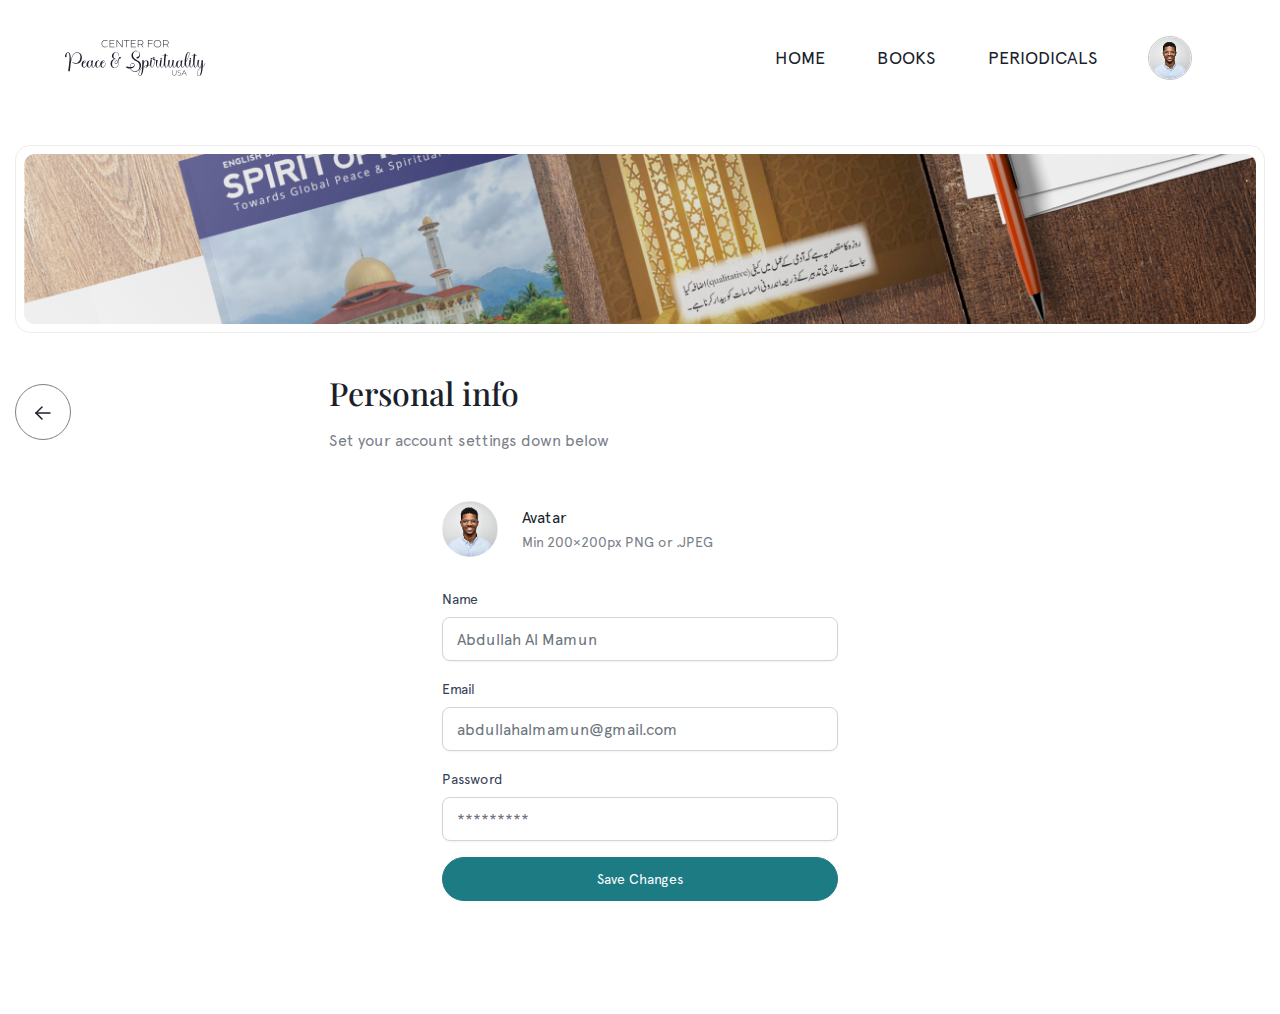
<file: profile-settings.html>
<!DOCTYPE html>
<html lang="en">
  <head>
    <meta charset="UTF-8" />
    <meta name="viewport" content="width=device-width, initial-scale=1" />
    <title>Center For Peace and Spirituality - USA</title>
    <!-- favicon img -->
    <link rel="icon" type="image/x-icon" href="assets/img/index/logo.svg" />
    <!-- font awesome cdn  -->
    <link
      rel="stylesheet"
      href="https://cdnjs.cloudflare.com/ajax/libs/font-awesome/6.4.0/css/all.min.css"
    />
    <!-- Bootstrap css  -->
    <link rel="stylesheet" href="assets/css/bootstrap.min.css" />
    <!-- Custom css styles -->
    <link rel="stylesheet" href="./assets/css/style.min.css" />
  </head>
  <body style="background-image: none">
    <!-- preloader section start -->
    <div class="preloader">
      <div class="main-loader">
        <span class="loader1"></span>
        <span class="loader2"></span>
        <span class="loader3"></span>
      </div>
    </div>
    <!-- preloader section end -->

    <!-- header section start here -->
    <section class="header-style-one-section bg-img-none bg-transparent h-auto">
      <!-- navbar  start here -->
      <div class="navbar-area">
        <div class="container-fluid">
          <nav class="navbar navbar-expand-lg">
            <a class="navbar-brand" href="index.html">
              <img
                class="logo-mb"
                src="./assets/img/index/logo-color.svg"
                alt="logo"
              />
            </a>
            <button
              class="bg-dark navbar-toggler collapsed"
              type="button"
              data-toggle="collapse"
              data-target="#navbarSupportedContent"
              aria-controls="navbarSupportedContent"
              aria-expanded="false"
              aria-label="Toggle navigation"
            >
              <span class="navbar-toggler-icon"></span>
              <span class="navbar-toggler-icon"></span>
              <span class="navbar-toggler-icon"></span>
            </button>
            <div class="collapse navbar-collapse" id="navbarSupportedContent">
              <ul class="navbar-nav ml-auto">
                <li class="nav-item">
                  <a class="nav-link" href="index.html">HOME</a>
                </li>
                <li class="nav-item">
                  <a class="nav-link" href="books.html">BOOKS</a>
                </li>
                <li class="nav-item">
                  <a class="nav-link" href="periodicals.html">PERIODICALS</a>
                </li>
              </ul>
              <form class="form-inline my-2 my-lg-0">
                <div
                  class="button-group d-flex justify-content-center align-items-center"
                >
                  <a
                    href="profile.html"
                    class="btn login with-img my-2 my-sm-0"
                    type="button"
                  >
                    <img src="assets/img/profile/user.png" alt="img" />
                  </a>
                </div>
              </form>
            </div>
          </nav>
        </div>
      </div>
      <!-- navbar  end here  -->
    </section>
    <!-- header section end here  -->

    <!-- title-with-img-section  start here -->
    <section class="title-with-img-section">
      <div class="container">
        <div class="row">
          <div class="col-lg-12">
            <img src="assets/img/profile/user-bg.png" alt="" />
          </div>
        </div>
        <div class="top-content-with-btn">
          <div class="left">
            <div class="button-back">
              <button onclick="window.history.back()" class="back-btn">
                <svg
                  width="24"
                  height="24"
                  viewBox="0 0 24 24"
                  fill="none"
                  xmlns="http://www.w3.org/2000/svg"
                >
                  <g clip-path="url(#clip0_487_27397)">
                    <path
                      d="M5 12H19"
                      stroke="#7A808A"
                      stroke-width="1.5"
                      stroke-linecap="round"
                      stroke-linejoin="round"
                    />
                    <path
                      d="M5 12L11 18"
                      stroke="#7A808A"
                      stroke-width="1.5"
                      stroke-linecap="round"
                      stroke-linejoin="round"
                    />
                    <path
                      d="M5 12L11 6"
                      stroke="#7A808A"
                      stroke-width="1.5"
                      stroke-linecap="round"
                      stroke-linejoin="round"
                    />
                  </g>
                  <defs>
                    <clipPath id="clip0_487_27397">
                      <rect width="24" height="24" fill="white" />
                    </clipPath>
                  </defs>
                </svg>
              </button>
            </div>
          </div>
          <div class="right">
            <div class="content">
              <h3 class="title">Personal info</h3>
              <p class="text">Set your account settings down below</p>
            </div>
          </div>
        </div>
      </div>
    </section>
    <!-- title-with-img-section  end here -->

    <!-- change info form section start here  -->
    <section class="change-info-section">
      <div class="container">
        <div class="row justify-content-center">
          <div class="col-lg-4">
            <div class="content">
              <div class="img-box">
                <img src="assets/img/profile/user.png" alt="img" />
                <h4 class="about-img">
                  Avatar <span>Min 200×200px PNG or .JPEG</span>
                </h4>
              </div>
              <form class="user-change-form">
                <div class="form-group">
                  <label>Name</label>
                  <input
                    type="text"
                    class="form-control"
                    placeholder="Abdullah Al Mamun"
                  />
                </div>
                <div class="form-group">
                  <label>Email</label>
                  <input
                    type="email"
                    class="form-control"
                    placeholder="abdullahalmamun@gmail.com"
                  />
                </div>
                <div class="form-group">
                  <label>Password</label>
                  <input
                    type="password"
                    class="form-control"
                    placeholder="*********"
                  />
                </div>
                <button type="submit" class="btn-style-one">
                  Save Changes
                </button>
              </form>
            </div>
          </div>
        </div>
      </div>
    </section>
    <!-- change info form section end here -->

    <!-- All js file goes here -->
    <!-- Jquery js  -->
    <script src="assets/js/jquery-3.7.0.min.js"></script>
    <!-- Popper js  -->
    <script src="assets/js/popper.min.js"></script>
    <!-- Bootstrap js  -->
    <script src="assets/js/bootstrap.min.js"></script>
    <!-- Custom Script -->
    <script src="./assets/js/script.js"></script>
  </body>
</html>
</file>
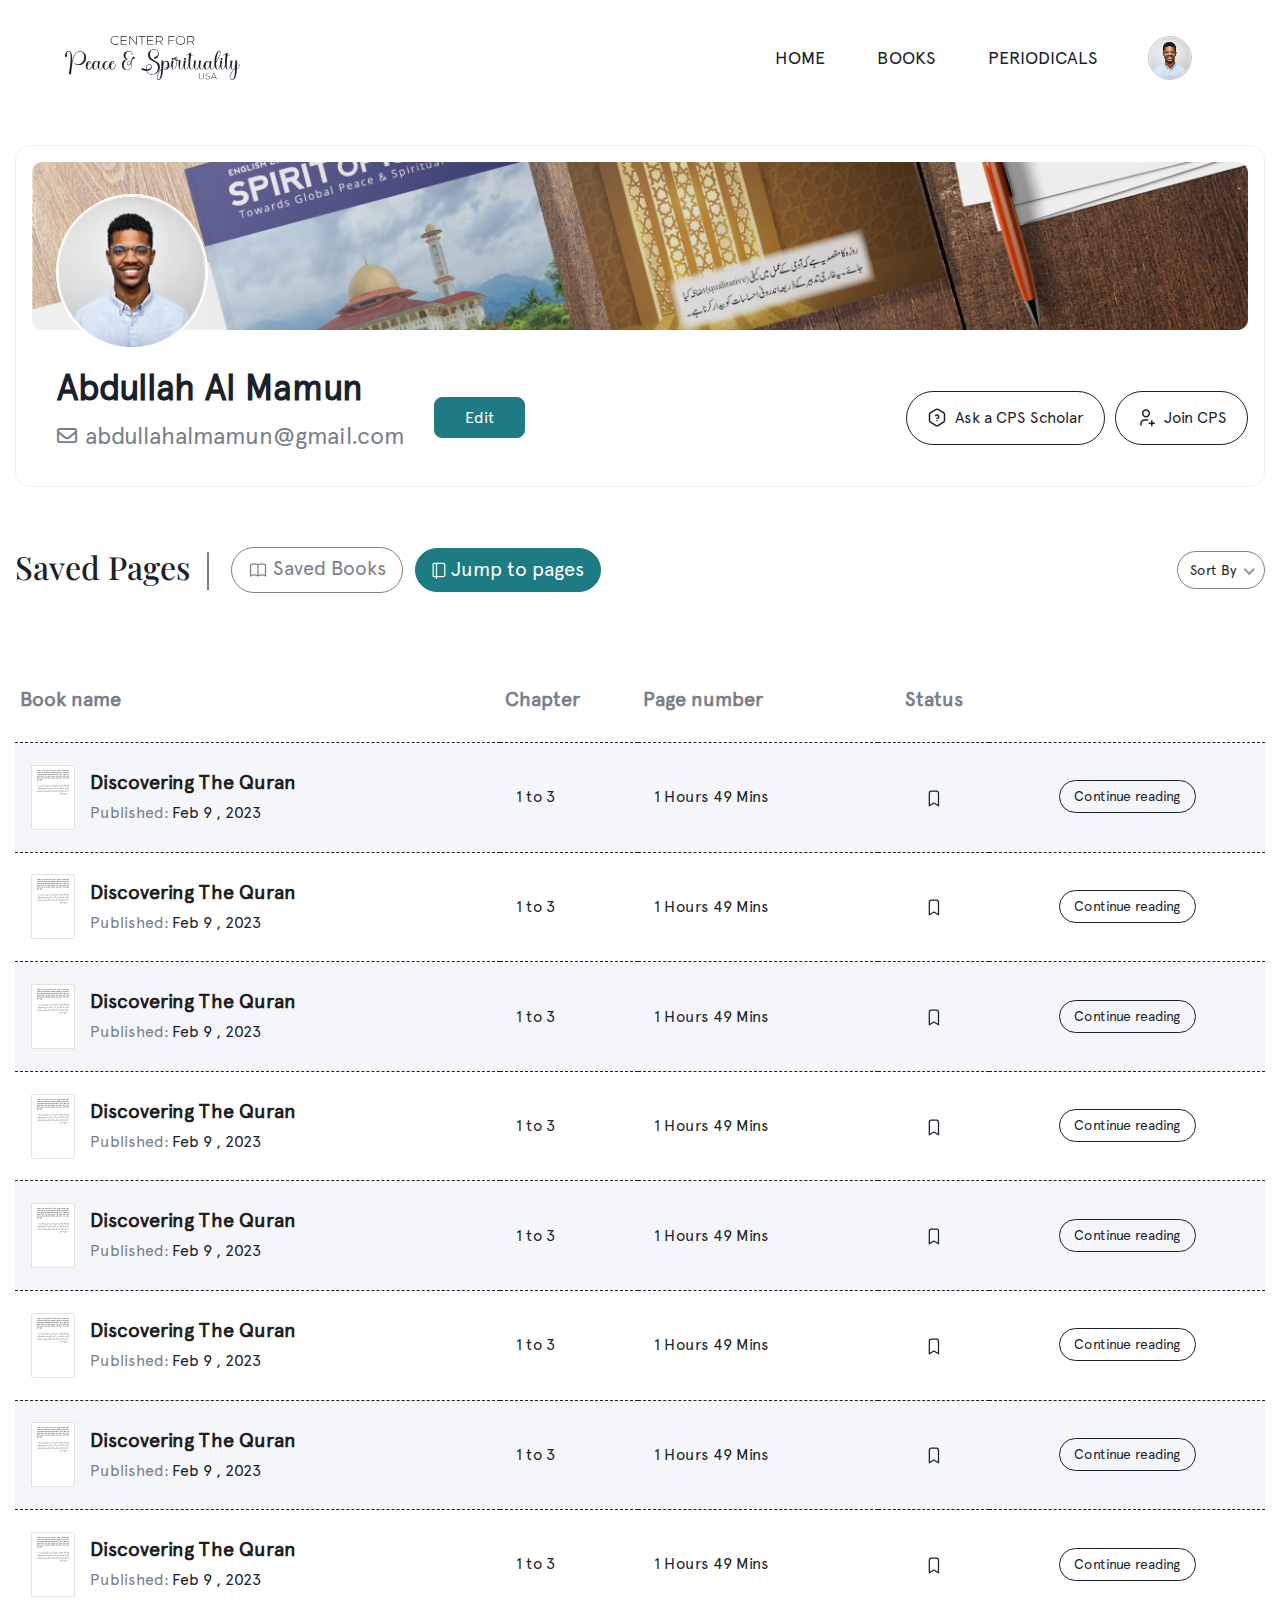
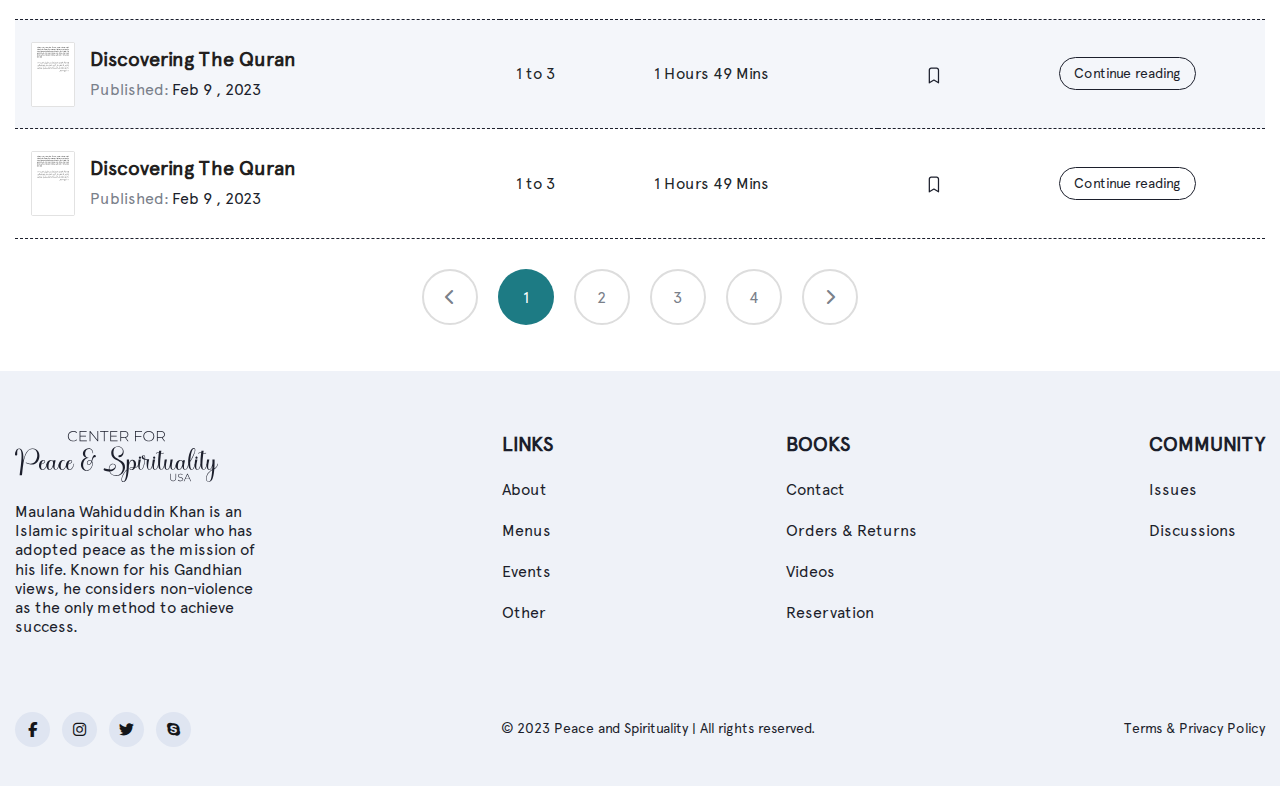
<file: profile-two.html>
<!DOCTYPE html>
<html lang="en">
  <head>
    <meta charset="UTF-8" />
    <meta name="viewport" content="width=device-width, initial-scale=1" />
    <title>Center For Peace and Spirituality - USA</title>
    <!-- favicon img -->
    <link rel="icon" type="image/x-icon" href="assets/img/index/logo.svg" />
    <!-- font awesome cdn  -->
    <link
      rel="stylesheet"
      href="https://cdnjs.cloudflare.com/ajax/libs/font-awesome/6.4.0/css/all.min.css" />
    <!-- Bootstrap css  -->
    <link rel="stylesheet" href="assets/css/bootstrap.min.css" />
    <!-- jquery nice select css -->
    <link rel="stylesheet" href="assets/css/jquery-nice-select.min.css" />
    <!-- Custom css styles -->
    <link rel="stylesheet" href="./assets/css/style.min.css" />
  </head>
  <body style="background-image: none">
    <!-- preloader section start -->
    <div class="preloader">
      <div class="main-loader">
        <span class="loader1"></span>
        <span class="loader2"></span>
        <span class="loader3"></span>
      </div>
    </div>
    <!-- preloader section end -->

    <!-- header section start here -->
    <section class="header-style-one-section bg-img-none bg-transparent h-auto">
      <!-- navbar  start here -->
      <div class="navbar-area ">
        <div class="container-fluid">
          <nav class="navbar navbar-expand-lg">
            <a class="navbar-brand" href="index.html">
              <img src="./assets/img/index/logo-color.svg" alt="logo" />
            </a>
            <button
              class="bg-dark navbar-toggler collapsed"
              type="button"
              data-toggle="collapse"
              data-target="#navbarSupportedContent"
              aria-controls="navbarSupportedContent"
              aria-expanded="false"
              aria-label="Toggle navigation">
              <span class="navbar-toggler-icon"></span>
              <span class="navbar-toggler-icon"></span>
              <span class="navbar-toggler-icon"></span>
            </button>
            <div class="collapse navbar-collapse" id="navbarSupportedContent">
              <ul class="navbar-nav ml-auto">
                <li class="nav-item">
                  <a class="nav-link" href="index.html">HOME</a>
                </li>
                <li class="nav-item">
                  <a class="nav-link" href="books.html">BOOKS</a>
                </li>
                <li class="nav-item">
                  <a class="nav-link" href="periodicals.html">PERIODICALS</a>
                </li>
              </ul>
              <form class="form-inline my-2 my-lg-0">
                <div
                  class="button-group d-flex justify-content-center align-items-center">
                  <a
                    href="profile.html"
                    class="btn login with-img my-2 my-sm-0"
                    type="button">
                    <img src="assets/img/profile/user.png" alt="img">
                  </a>
                </div>
              </form>
            </div>
          </nav>
        </div>
      </div>
      <!-- navbar  end here  -->
    </section>
    <!-- header section end here  -->

    <!-- profile view section start here -->
    <section class="user-profile-view">
      <div class="container">
        <div class="row">
          <div class="col-lg-12">
            <div class="content">
              <div class="bg-img">
                <img src="assets/img/profile/user-bg.png" class="img-fluid bg"
                  alt="bg-img">
                <img class="user-img" src="assets/img/profile/user.png"
                  alt="user-img">
              </div>
              <div class="designation">
                <div class="left">
                  <div class="identity">
                    <h4 class="name">Abdullah Al Mamun</h4>
                    <p class="email">
                      <i class="fa-regular fa-envelope"></i>
                      abdullahalmamun@gmail.com
                    </p>
                  </div>
                  <a href="profile-settings.html" class="edit-btn btn-style-one">Edit</a>
                </div>
                <div class="btn-groups">
                  <a href="ask-cps.html" class="btn-round">
                    <svg width="20" height="21" viewBox="0 0 20 21" fill="none"
                      xmlns="http://www.w3.org/2000/svg">
                      <g clip-path="url(#clip0_701_24467)">
                        <path
                          d="M16.5625 5.72498C17.1458 6.05665 17.5042 6.67748 17.5 7.34832V13.4183C17.5 14.0925 17.1308 14.7142 16.535 15.0417L10.91 18.6C10.6311 18.7531 10.3181 18.8334 10 18.8334C9.68186 18.8334 9.36887 18.7531 9.09 18.6L3.465 15.0417C3.17347 14.8823 2.9301 14.6476 2.76034 14.362C2.59058 14.0765 2.50067 13.7505 2.5 13.4183V7.34748C2.5 6.67332 2.86917 6.05248 3.465 5.72498L9.09 2.40832C9.37711 2.25001 9.69964 2.16699 10.0275 2.16699C10.3554 2.16699 10.6779 2.25001 10.965 2.40832L16.59 5.72498H16.5625Z"
                          stroke="white" stroke-width="1.5"
                          stroke-linecap="round" stroke-linejoin="round" />
                        <path d="M10 13.8333V13.8416" stroke="white"
                          stroke-width="1.5" stroke-linecap="round"
                          stroke-linejoin="round" />
                        <path
                          d="M10 11.3334C10.3748 11.3345 10.739 11.2093 11.0339 10.9779C11.3287 10.7465 11.537 10.4225 11.625 10.0582C11.7131 9.69393 11.6758 9.31058 11.5191 8.9701C11.3625 8.62961 11.0956 8.35187 10.7617 8.18171C10.4301 8.01189 10.0509 7.95923 9.68567 8.03231C9.32043 8.10539 8.99066 8.29991 8.75 8.58421"
                          stroke="white" stroke-width="1.5"
                          stroke-linecap="round" stroke-linejoin="round" />
                      </g>
                      <defs>
                        <clippath id="clip0_701_24467">
                          <rect width="20" height="20" fill="white"
                            transform="translate(0 0.5)" />
                        </clippath>
                      </defs>
                    </svg>
                    Ask a CPS Scholar</a>
                  <a href="join-cps.html" class="btn-round">
                    <svg width="20" height="21" viewBox="0 0 20 21" fill="none"
                      xmlns="http://www.w3.org/2000/svg">
                      <g clip-path="url(#clip0_701_24474)">
                        <path
                          d="M6.66797 6.33333C6.66797 7.21739 7.01916 8.06523 7.64428 8.69036C8.2694 9.31548 9.11725 9.66667 10.0013 9.66667C10.8854 9.66667 11.7332 9.31548 12.3583 8.69036C12.9834 8.06523 13.3346 7.21739 13.3346 6.33333C13.3346 5.44928 12.9834 4.60143 12.3583 3.97631C11.7332 3.35119 10.8854 3 10.0013 3C9.11725 3 8.2694 3.35119 7.64428 3.97631C7.01916 4.60143 6.66797 5.44928 6.66797 6.33333Z"
                          stroke="#1C1F2C" stroke-width="1.5"
                          stroke-linecap="round" stroke-linejoin="round" />
                        <path d="M13.332 16.3333H18.332" stroke="#1C1F2C"
                          stroke-width="1.5" stroke-linecap="round"
                          stroke-linejoin="round" />
                        <path d="M15.832 13.8333V18.8333" stroke="#1C1F2C"
                          stroke-width="1.5" stroke-linecap="round"
                          stroke-linejoin="round" />
                        <path
                          d="M5 18V16.3333C5 15.4493 5.35119 14.6014 5.97631 13.9763C6.60143 13.3512 7.44928 13 8.33333 13H11.6667"
                          stroke="#1C1F2C" stroke-width="1.5"
                          stroke-linecap="round" stroke-linejoin="round" />
                      </g>
                      <defs>
                        <clippath id="clip0_701_24474">
                          <rect width="20" height="20" fill="white"
                            transform="translate(0 0.5)" />
                        </clippath>
                      </defs>
                    </svg>
                    Join CPS</a>
                </div>
              </div>
            </div>
          </div>
        </div>
      </div>
    </section>
    <!-- profile view section end here -->

    <!-- save books filter section start here -->
    <section class="filter-saved-book">
      <div class="container">
        <div class="row">
          <div class="col-lg-12">
            <div class="top-title-box">
              <div class="left-content">
                <h2 class="title">Saved Pages</h2>
                <ul class="items-button-group">
                  <li>
                    <a href="profile.html" class="btn-style-one">
                      <svg width="20" height="20" viewBox="0 0 20 20"
                        fill="none" xmlns="http://www.w3.org/2000/svg">
                        <g clip-path="url(#clip0_205_35039)">
                          <path
                            d="M2.5 15.8334C3.64014 15.1752 4.93347 14.8286 6.25 14.8286C7.56652 14.8286 8.85986 15.1752 10 15.8334C11.1401 15.1752 12.4335 14.8286 13.75 14.8286C15.0665 14.8286 16.3599 15.1752 17.5 15.8334"
                            stroke-width="1.25" stroke-linecap="round"
                            stroke-linejoin="round" />
                          <path
                            d="M2.5 4.99993C3.64014 4.34166 4.93347 3.99512 6.25 3.99512C7.56652 3.99512 8.85986 4.34166 10 4.99993C11.1401 4.34166 12.4335 3.99512 13.75 3.99512C15.0665 3.99512 16.3599 4.34166 17.5 4.99993"
                            stroke-width="1.25" stroke-linecap="round"
                            stroke-linejoin="round" />
                          <path d="M2.5 5V15.8333" stroke-width="1.25"
                            stroke-linecap="round" stroke-linejoin="round" />
                          <path d="M10 5V15.8333" stroke-width="1.25"
                            stroke-linecap="round" stroke-linejoin="round" />
                          <path d="M17.5 5V15.8333" stroke-width="1.25"
                            stroke-linecap="round" stroke-linejoin="round" />
                        </g>
                        <defs>
                          <clippath id="clip0_205_35039">
                            <rect width="20" height="20" fill="white" />
                          </clippath>
                        </defs>
                      </svg>
                      Saved Books
                    </a>
                  </li>
                  <li>
                    <a href="profile-two.html" class="btn-style-one active">
                      <svg width="14" height="17" viewBox="0 0 14 17"
                        fill="none" xmlns="http://www.w3.org/2000/svg">
                        <path
                          d="M4.5013 1.33325V16.3333M2.0013 1.33325H11.168C11.61 1.33325 12.0339 1.50885 12.3465 1.82141C12.659 2.13397 12.8346 2.55789 12.8346 2.99992V12.9999C12.8346 13.4419 12.659 13.8659 12.3465 14.1784C12.0339 14.491 11.61 14.6666 11.168 14.6666H2.0013C1.78029 14.6666 1.56833 14.5788 1.41205 14.4225C1.25577 14.2662 1.16797 14.0543 1.16797 13.8333V2.16659C1.16797 1.94557 1.25577 1.73361 1.41205 1.57733C1.56833 1.42105 1.78029 1.33325 2.0013 1.33325Z"
                          stroke-width="1.25" stroke-linecap="round"
                          stroke-linejoin="round" />
                      </svg>

                      Jump to pages
                    </a>
                  </li>
                </ul>
              </div>
              <select>
                <option data-display="Sort By">Sort By</option>
                <option value="ascending">Ascending</option>
                <option value="descending">Descending</option>
                <option value="recent">Recent</option>
                <option value="percentage">Percentage</option>
              </select>
            </div>
          </div>
        </div>
      </div>
    </section>
    <!-- save books filter section end here -->

    <!-- saved book table section start here  -->
    <section class="saved-book-table-section">
      <div class="container">
        <div class="row">
          <div class="col-lg-12">
            <table class="saved-book-table w-100 without-percentage">
              <thead>
                <tr>
                  <th>Book name</th>
                  <th>Chapter</th>
                  <th>Page number</th>
                  <th>Status</th>
                  <th>button</th>
                </tr>
              </thead>
              <tbody>
                <tr>
                  <td class="img-with-text">
                    <div class="img-box">
                      <img src="assets/img/profile/book-img.png" alt="img">
                    </div>
                    <div class="about">
                      <h5 class="name">Discovering The Quran</h5>
                      <p class="pub">Published: <span>Feb 9 , 2023</span></p>
                    </div>
                  </td>
                  <td class="chapter">1 to 3</td>
                  <td class="duration">
                    1 Hours 49 Mins
                  </td>
                  <td class="status">
                    <button class="bookmark-btn">
                      <svg width="12" height="17" viewBox="0 0 12 17"
                        fill="none" xmlns="http://www.w3.org/2000/svg">
                        <path
                          d="M3.16146 1.16675H8.66146C9.14769 1.16675 9.614 1.3599 9.95782 1.70372C10.3016 2.04754 10.4948 2.51385 10.4948 3.00008V15.8334L5.91146 13.0834L1.32812 15.8334V3.00008C1.32812 2.51385 1.52128 2.04754 1.8651 1.70372C2.20891 1.3599 2.67523 1.16675 3.16146 1.16675Z"
                          stroke-width="1.25" stroke-linecap="round"
                          stroke-linejoin="round" />
                      </svg>
                    </button>
                  </td>
                  <td class="btn-reading">
                    <a href="#0" class="btn-style-one">Continue reading</a>
                  </td>
                </tr>
                <tr>
                  <td class="img-with-text">
                    <div class="img-box">
                      <img src="assets/img/profile/book-img.png" alt="img">
                    </div>
                    <div class="about">
                      <h5 class="name">Discovering The Quran</h5>
                      <p class="pub">Published: <span>Feb 9 , 2023</span></p>
                    </div>
                  </td>
                  <td class="chapter">1 to 3</td>
                  <td class="duration">
                    1 Hours 49 Mins
                  </td>
                  <td class="status">
                    <button class="bookmark-btn">
                      <svg width="12" height="17" viewBox="0 0 12 17"
                        fill="none" xmlns="http://www.w3.org/2000/svg">
                        <path
                          d="M3.16146 1.16675H8.66146C9.14769 1.16675 9.614 1.3599 9.95782 1.70372C10.3016 2.04754 10.4948 2.51385 10.4948 3.00008V15.8334L5.91146 13.0834L1.32812 15.8334V3.00008C1.32812 2.51385 1.52128 2.04754 1.8651 1.70372C2.20891 1.3599 2.67523 1.16675 3.16146 1.16675Z"
                          stroke-width="1.25" stroke-linecap="round"
                          stroke-linejoin="round" />
                      </svg>
                    </button>
                  </td>
                  <td class="btn-reading">
                    <a href="#0" class="btn-style-one">Continue reading</a>
                  </td>
                </tr>
                <tr>
                  <td class="img-with-text">
                    <div class="img-box">
                      <img src="assets/img/profile/book-img.png" alt="img">
                    </div>
                    <div class="about">
                      <h5 class="name">Discovering The Quran</h5>
                      <p class="pub">Published: <span>Feb 9 , 2023</span></p>
                    </div>
                  </td>
                  <td class="chapter">1 to 3</td>
                  <td class="duration">
                    1 Hours 49 Mins
                  </td>
                  <td class="status">
                    <button class="bookmark-btn">
                      <svg width="12" height="17" viewBox="0 0 12 17"
                        fill="none" xmlns="http://www.w3.org/2000/svg">
                        <path
                          d="M3.16146 1.16675H8.66146C9.14769 1.16675 9.614 1.3599 9.95782 1.70372C10.3016 2.04754 10.4948 2.51385 10.4948 3.00008V15.8334L5.91146 13.0834L1.32812 15.8334V3.00008C1.32812 2.51385 1.52128 2.04754 1.8651 1.70372C2.20891 1.3599 2.67523 1.16675 3.16146 1.16675Z"
                          stroke-width="1.25" stroke-linecap="round"
                          stroke-linejoin="round" />
                      </svg>
                    </button>
                  </td>
                  <td class="btn-reading">
                    <a href="#0" class="btn-style-one">Continue reading</a>
                  </td>
                </tr>
                <tr>
                  <td class="img-with-text">
                    <div class="img-box">
                      <img src="assets/img/profile/book-img.png" alt="img">
                    </div>
                    <div class="about">
                      <h5 class="name">Discovering The Quran</h5>
                      <p class="pub">Published: <span>Feb 9 , 2023</span></p>
                    </div>
                  </td>
                  <td class="chapter">1 to 3</td>
                  <td class="duration">
                    1 Hours 49 Mins
                  </td>
                  <td class="status">
                    <button class="bookmark-btn">
                      <svg width="12" height="17" viewBox="0 0 12 17"
                        fill="none" xmlns="http://www.w3.org/2000/svg">
                        <path
                          d="M3.16146 1.16675H8.66146C9.14769 1.16675 9.614 1.3599 9.95782 1.70372C10.3016 2.04754 10.4948 2.51385 10.4948 3.00008V15.8334L5.91146 13.0834L1.32812 15.8334V3.00008C1.32812 2.51385 1.52128 2.04754 1.8651 1.70372C2.20891 1.3599 2.67523 1.16675 3.16146 1.16675Z"
                          stroke-width="1.25" stroke-linecap="round"
                          stroke-linejoin="round" />
                      </svg>
                    </button>
                  </td>
                  <td class="btn-reading">
                    <a href="#0" class="btn-style-one">Continue reading</a>
                  </td>
                </tr>
                <tr>
                  <td class="img-with-text">
                    <div class="img-box">
                      <img src="assets/img/profile/book-img.png" alt="img">
                    </div>
                    <div class="about">
                      <h5 class="name">Discovering The Quran</h5>
                      <p class="pub">Published: <span>Feb 9 , 2023</span></p>
                    </div>
                  </td>
                  <td class="chapter">1 to 3</td>
                  <td class="duration">
                    1 Hours 49 Mins
                  </td>
                  <td class="status">
                    <button class="bookmark-btn">
                      <svg width="12" height="17" viewBox="0 0 12 17"
                        fill="none" xmlns="http://www.w3.org/2000/svg">
                        <path
                          d="M3.16146 1.16675H8.66146C9.14769 1.16675 9.614 1.3599 9.95782 1.70372C10.3016 2.04754 10.4948 2.51385 10.4948 3.00008V15.8334L5.91146 13.0834L1.32812 15.8334V3.00008C1.32812 2.51385 1.52128 2.04754 1.8651 1.70372C2.20891 1.3599 2.67523 1.16675 3.16146 1.16675Z"
                          stroke-width="1.25" stroke-linecap="round"
                          stroke-linejoin="round" />
                      </svg>
                    </button>
                  </td>
                  <td class="btn-reading">
                    <a href="#0" class="btn-style-one">Continue reading</a>
                  </td>
                </tr>
                <tr>
                  <td class="img-with-text">
                    <div class="img-box">
                      <img src="assets/img/profile/book-img.png" alt="img">
                    </div>
                    <div class="about">
                      <h5 class="name">Discovering The Quran</h5>
                      <p class="pub">Published: <span>Feb 9 , 2023</span></p>
                    </div>
                  </td>
                  <td class="chapter">1 to 3</td>
                  <td class="duration">
                    1 Hours 49 Mins
                  </td>
                  <td class="status">
                    <button class="bookmark-btn">
                      <svg width="12" height="17" viewBox="0 0 12 17"
                        fill="none" xmlns="http://www.w3.org/2000/svg">
                        <path
                          d="M3.16146 1.16675H8.66146C9.14769 1.16675 9.614 1.3599 9.95782 1.70372C10.3016 2.04754 10.4948 2.51385 10.4948 3.00008V15.8334L5.91146 13.0834L1.32812 15.8334V3.00008C1.32812 2.51385 1.52128 2.04754 1.8651 1.70372C2.20891 1.3599 2.67523 1.16675 3.16146 1.16675Z"
                          stroke-width="1.25" stroke-linecap="round"
                          stroke-linejoin="round" />
                      </svg>
                    </button>
                  </td>
                  <td class="btn-reading">
                    <a href="#0" class="btn-style-one">Continue reading</a>
                  </td>
                </tr>
                <tr>
                  <td class="img-with-text">
                    <div class="img-box">
                      <img src="assets/img/profile/book-img.png" alt="img">
                    </div>
                    <div class="about">
                      <h5 class="name">Discovering The Quran</h5>
                      <p class="pub">Published: <span>Feb 9 , 2023</span></p>
                    </div>
                  </td>
                  <td class="chapter">1 to 3</td>
                  <td class="duration">
                    1 Hours 49 Mins
                  </td>
                  <td class="status">
                    <button class="bookmark-btn">
                      <svg width="12" height="17" viewBox="0 0 12 17"
                        fill="none" xmlns="http://www.w3.org/2000/svg">
                        <path
                          d="M3.16146 1.16675H8.66146C9.14769 1.16675 9.614 1.3599 9.95782 1.70372C10.3016 2.04754 10.4948 2.51385 10.4948 3.00008V15.8334L5.91146 13.0834L1.32812 15.8334V3.00008C1.32812 2.51385 1.52128 2.04754 1.8651 1.70372C2.20891 1.3599 2.67523 1.16675 3.16146 1.16675Z"
                          stroke-width="1.25" stroke-linecap="round"
                          stroke-linejoin="round" />
                      </svg>
                    </button>
                  </td>
                  <td class="btn-reading">
                    <a href="#0" class="btn-style-one">Continue reading</a>
                  </td>
                </tr>
                <tr>
                  <td class="img-with-text">
                    <div class="img-box">
                      <img src="assets/img/profile/book-img.png" alt="img">
                    </div>
                    <div class="about">
                      <h5 class="name">Discovering The Quran</h5>
                      <p class="pub">Published: <span>Feb 9 , 2023</span></p>
                    </div>
                  </td>
                  <td class="chapter">1 to 3</td>
                  <td class="duration">
                    1 Hours 49 Mins
                  </td>
                  <td class="status">
                    <button class="bookmark-btn">
                      <svg width="12" height="17" viewBox="0 0 12 17"
                        fill="none" xmlns="http://www.w3.org/2000/svg">
                        <path
                          d="M3.16146 1.16675H8.66146C9.14769 1.16675 9.614 1.3599 9.95782 1.70372C10.3016 2.04754 10.4948 2.51385 10.4948 3.00008V15.8334L5.91146 13.0834L1.32812 15.8334V3.00008C1.32812 2.51385 1.52128 2.04754 1.8651 1.70372C2.20891 1.3599 2.67523 1.16675 3.16146 1.16675Z"
                          stroke-width="1.25" stroke-linecap="round"
                          stroke-linejoin="round" />
                      </svg>
                    </button>
                  </td>
                  <td class="btn-reading">
                    <a href="#0" class="btn-style-one">Continue reading</a>
                  </td>
                </tr>
                <tr>
                  <td class="img-with-text">
                    <div class="img-box">
                      <img src="assets/img/profile/book-img.png" alt="img">
                    </div>
                    <div class="about">
                      <h5 class="name">Discovering The Quran</h5>
                      <p class="pub">Published: <span>Feb 9 , 2023</span></p>
                    </div>
                  </td>
                  <td class="chapter">1 to 3</td>
                  <td class="duration">
                    1 Hours 49 Mins
                  </td>
                  <td class="status">
                    <button class="bookmark-btn">
                      <svg width="12" height="17" viewBox="0 0 12 17"
                        fill="none" xmlns="http://www.w3.org/2000/svg">
                        <path
                          d="M3.16146 1.16675H8.66146C9.14769 1.16675 9.614 1.3599 9.95782 1.70372C10.3016 2.04754 10.4948 2.51385 10.4948 3.00008V15.8334L5.91146 13.0834L1.32812 15.8334V3.00008C1.32812 2.51385 1.52128 2.04754 1.8651 1.70372C2.20891 1.3599 2.67523 1.16675 3.16146 1.16675Z"
                          stroke-width="1.25" stroke-linecap="round"
                          stroke-linejoin="round" />
                      </svg>
                    </button>
                  </td>
                  <td class="btn-reading">
                    <a href="#0" class="btn-style-one">Continue reading</a>
                  </td>
                </tr>
                <tr>
                  <td class="img-with-text">
                    <div class="img-box">
                      <img src="assets/img/profile/book-img.png" alt="img">
                    </div>
                    <div class="about">
                      <h5 class="name">Discovering The Quran</h5>
                      <p class="pub">Published: <span>Feb 9 , 2023</span></p>
                    </div>
                  </td>
                  <td class="chapter">1 to 3</td>
                  <td class="duration">
                    1 Hours 49 Mins
                  </td>
                  <td class="status">
                    <button class="bookmark-btn">
                      <svg width="12" height="17" viewBox="0 0 12 17"
                        fill="none" xmlns="http://www.w3.org/2000/svg">
                        <path
                          d="M3.16146 1.16675H8.66146C9.14769 1.16675 9.614 1.3599 9.95782 1.70372C10.3016 2.04754 10.4948 2.51385 10.4948 3.00008V15.8334L5.91146 13.0834L1.32812 15.8334V3.00008C1.32812 2.51385 1.52128 2.04754 1.8651 1.70372C2.20891 1.3599 2.67523 1.16675 3.16146 1.16675Z"
                          stroke-width="1.25" stroke-linecap="round"
                          stroke-linejoin="round" />
                      </svg>
                    </button>
                  </td>
                  <td class="btn-reading">
                    <a href="#0" class="btn-style-one">Continue reading</a>
                  </td>
                </tr>
              </tbody>
            </table>
          </div>
        </div>
      </div>
    </section>
    <!-- saved book table section end here  -->

    <!-- table pagination start here -->
    <section class="pagination-table">
      <div class="container">
        <div class="row justify-content-center">
          <div class="col-lg-8">
            <div class="pagination-box">
              <ul class="pagination">
                <li>
                  <a href="#0"><i class="fa-solid fa-chevron-left"></i></a>
                </li>
                <li class="active">
                  <a href="#0">1</a>
                </li>
                <li>
                  <a href="#0">2</a>
                </li>
                <li>
                  <a href="#0">3</a>
                </li>
                <li>
                  <a href="#0">4</a>
                </li>
                <li>
                  <a href="#0"><i class="fa-solid fa-chevron-right"></i></a>
                </li>
              </ul>
            </div>
          </div>
        </div>
      </div>
    </section>
    <!-- table pagination end here -->

    <!-- footer section start here  -->
    <footer class="footer-section">
      <div class="container">
        <div class="footer-content">
          <div class="footer-item">
            <div class="about">
              <img class="logo-mb" src="assets/img/index/logo-color.svg"
                alt="logo" />
              <p>
                Maulana Wahiduddin Khan is an Islamic spiritual scholar who has
                adopted peace as the mission of his life. Known for his Gandhian
                views, he considers non-violence as the only method to achieve
                success.
              </p>
            </div>
          </div>
          <div class="footer-item">
            <h3 class="title">Links</h3>
            <ul class="links">
              <li>
                <a href="#">About</a>
              </li>
              <li>
                <a href="#">Menus</a>
              </li>
              <li>
                <a href="#">Events</a>
              </li>
              <li>
                <a href="#">Other</a>
              </li>
            </ul>
          </div>
          <div class="footer-item">
            <h3 class="title">Books</h3>
            <ul class="links">
              <li>
                <a href="#">Contact</a>
              </li>
              <li>
                <a href="#">Orders & Returns</a>
              </li>
              <li>
                <a href="#">Videos</a>
              </li>
              <li>
                <a href="#">Reservation</a>
              </li>
            </ul>
          </div>
          <div class="footer-item">
            <h3 class="title">Community</h3>
            <ul class="links">
              <li>
                <a href="#">Issues</a>
              </li>
              <li>
                <a href="#">Discussions</a>
              </li>
            </ul>
          </div>
        </div>
      </div>
    </footer>
    <!-- footer section end here  -->

    <!-- copyright section start here  -->
    <section class="copyright-section">
      <div class="container">
        <div class="copyright-items justify-content-between">
          <div class="copyright-item">
            <ul class="socials">
              <li>
                <a href="#">
                  <i class="fa-brands fa-facebook-f"></i>
                </a>
              </li>
              <li>
                <a href="#">
                  <i class="fa-brands fa-instagram"></i>
                </a>
              </li>
              <li>
                <a href="#">
                  <i class="fa-brands fa-twitter"></i>
                </a>
              </li>
              <li>
                <a href="#">
                  <i class="fa-brands fa-skype"></i>
                </a>
              </li>
            </ul>
          </div>
          <div class="copyright-item">
            <div class="middle">
              <p>© 2023 Peace and Spirituality | All rights reserved.</p>
            </div>
          </div>
          <div class="copyright-item">
            <div class="right text-md-center text-sm-center text-lg-right">
              <a href="#0">Terms & Privacy Policy</a>
            </div>
          </div>
        </div>
      </div>
    </section>
    <!-- copyright section end here  -->

    <!-- All js file goes here -->
    <!-- Jquery js  -->
    <script src="assets/js/jquery-3.7.0.min.js"></script>
    <!-- Popper js  -->
    <script src="assets/js/popper.min.js"></script>
    <!-- Bootstrap js  -->
    <script src="assets/js/bootstrap.min.js"></script>
    <!-- jquery nice select -->
    <script src="assets/js/jquery-nice-select.min.js"></script>
    <!-- Custom Script -->
    <script src="./assets/js/script.js"></script>
  </body>
</html>
</file>
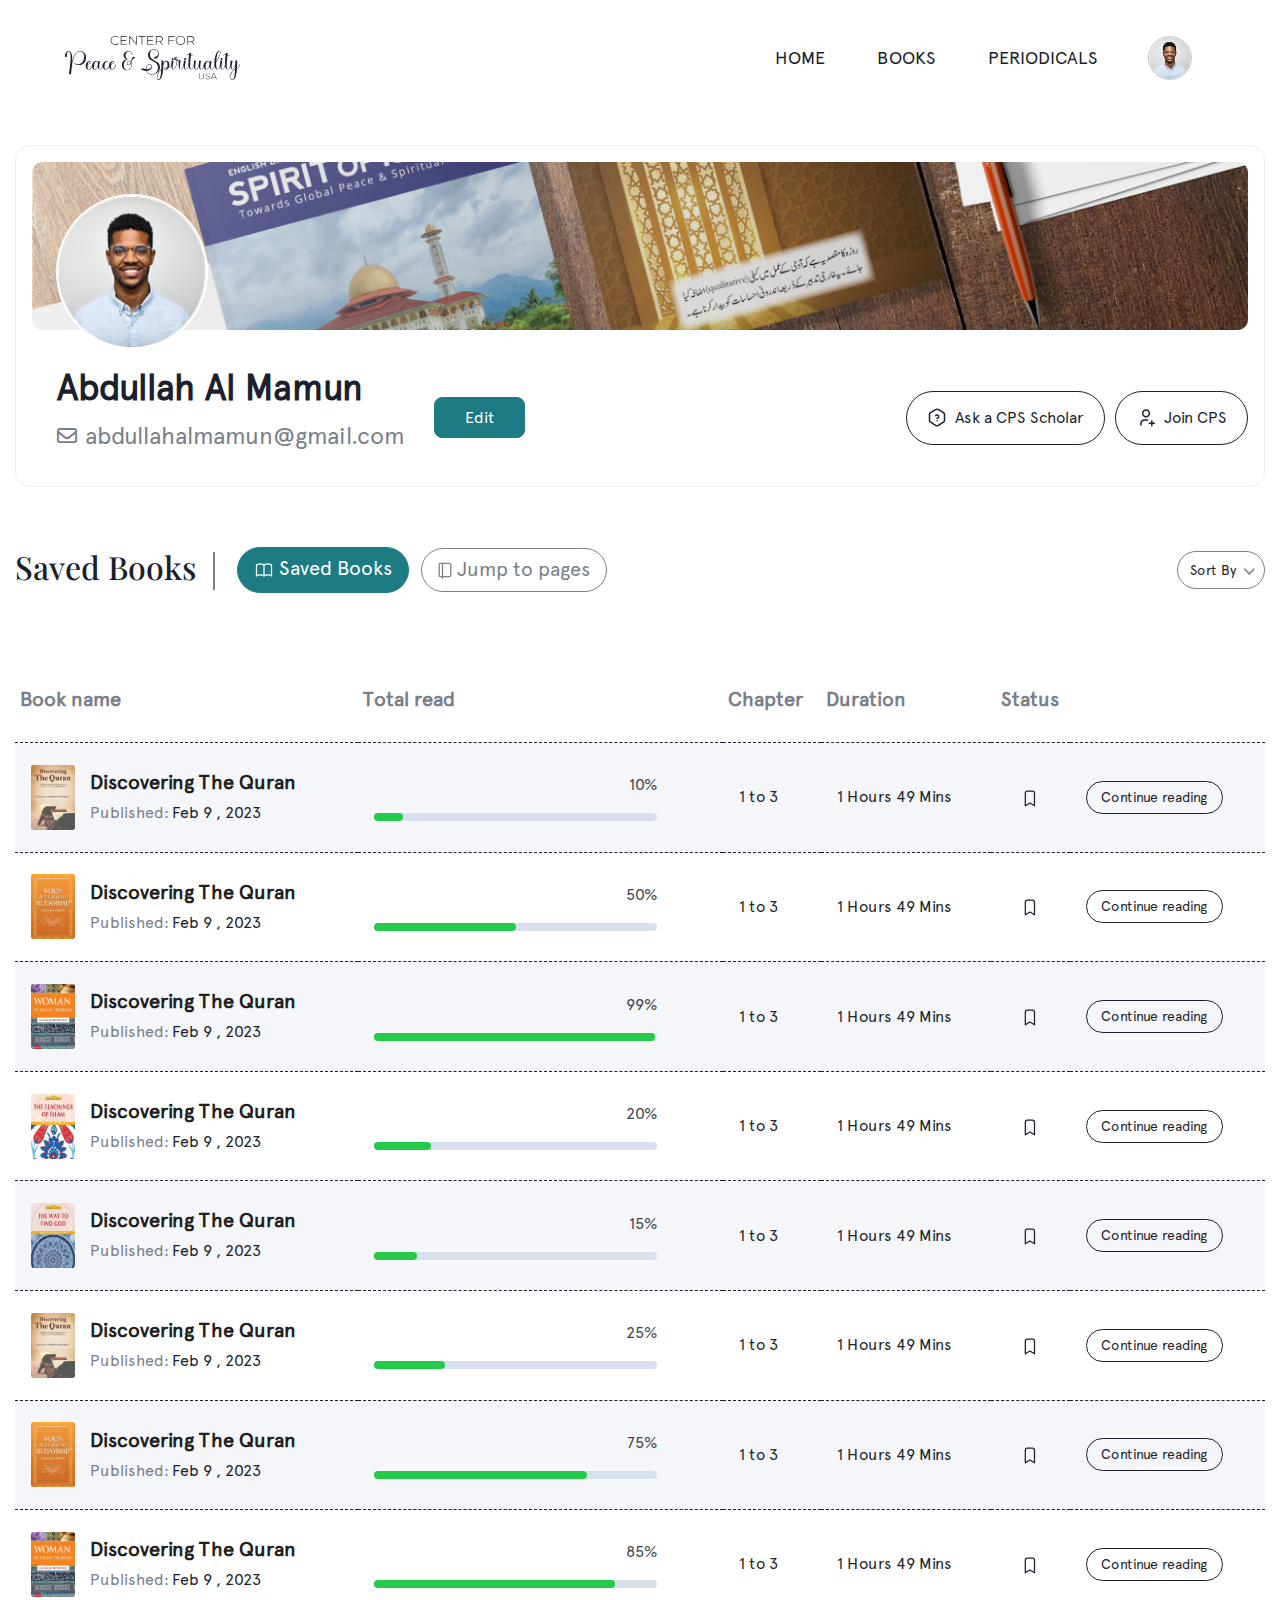
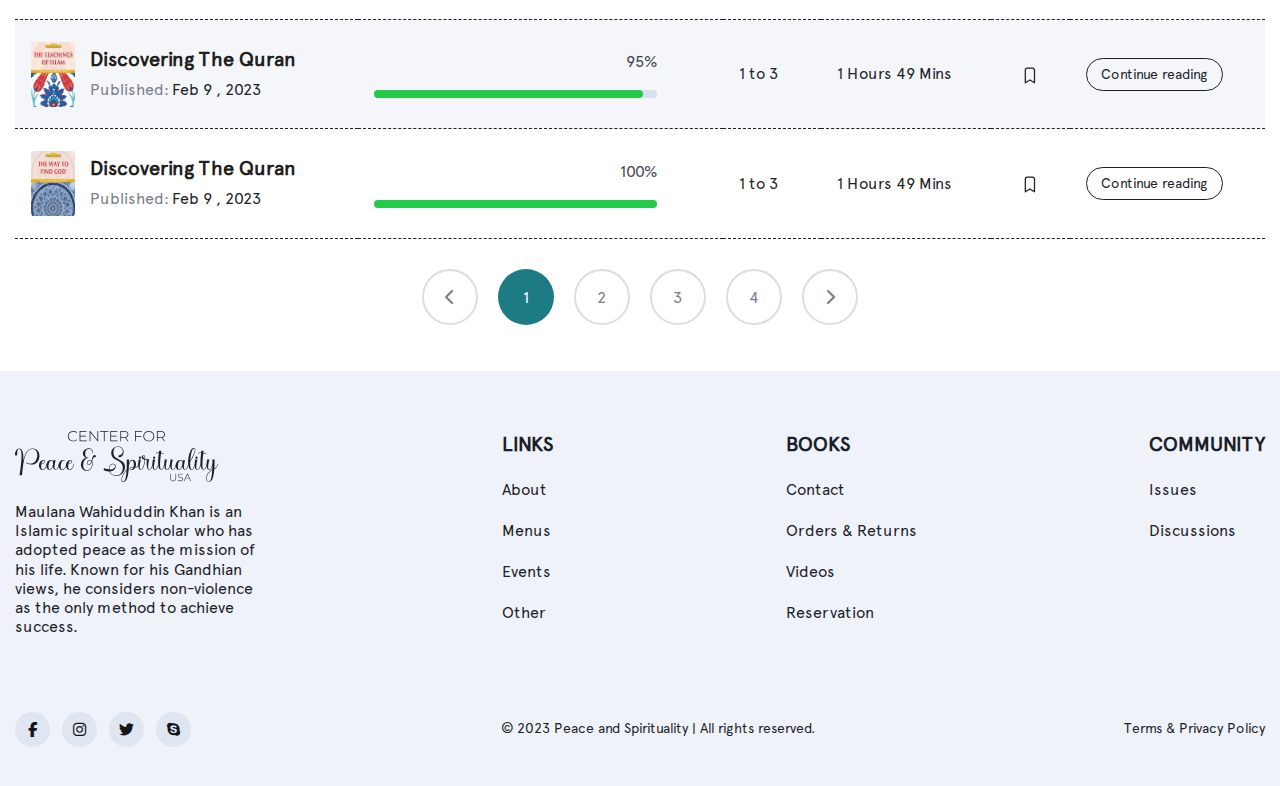
<file: profile.html>
<!DOCTYPE html>
<html lang="en">
  <head>
    <meta charset="UTF-8" />
    <meta name="viewport" content="width=device-width, initial-scale=1" />
    <title>Center For Peace and Spirituality - USA</title>
    <!-- favicon img -->
    <link rel="icon" type="image/x-icon" href="assets/img/index/logo.svg" />
    <!-- font awesome cdn  -->
    <link
      rel="stylesheet"
      href="https://cdnjs.cloudflare.com/ajax/libs/font-awesome/6.4.0/css/all.min.css"
    />
    <!-- Bootstrap css  -->
    <link rel="stylesheet" href="assets/css/bootstrap.min.css" />
    <!-- jquery nice select css -->
    <link rel="stylesheet" href="assets/css/jquery-nice-select.min.css" />
    <!-- Custom css styles -->
    <link rel="stylesheet" href="./assets/css/style.min.css" />
  </head>
  <body style="background-image: none">
    <!-- preloader section start -->
    <div class="preloader">
      <div class="main-loader">
        <span class="loader1"></span>
        <span class="loader2"></span>
        <span class="loader3"></span>
      </div>
    </div>
    <!-- preloader section end -->

    <!-- header section start here -->
    <section class="header-style-one-section bg-img-none bg-transparent h-auto">
      <!-- navbar  start here -->
      <div class="navbar-area">
        <div class="container-fluid">
          <nav class="navbar navbar-expand-lg">
            <a class="navbar-brand" href="index.html">
              <img src="./assets/img/index/logo-color.svg" alt="logo" />
            </a>
            <button
              class="bg-dark navbar-toggler collapsed"
              type="button"
              data-toggle="collapse"
              data-target="#navbarSupportedContent"
              aria-controls="navbarSupportedContent"
              aria-expanded="false"
              aria-label="Toggle navigation"
            >
              <span class="navbar-toggler-icon"></span>
              <span class="navbar-toggler-icon"></span>
              <span class="navbar-toggler-icon"></span>
            </button>
            <div class="collapse navbar-collapse" id="navbarSupportedContent">
              <ul class="navbar-nav ml-auto">
                <li class="nav-item">
                  <a class="nav-link" href="index.html">HOME</a>
                </li>
                <li class="nav-item">
                  <a class="nav-link" href="books.html">BOOKS</a>
                </li>
                <li class="nav-item">
                  <a class="nav-link" href="periodicals.html">PERIODICALS</a>
                </li>
              </ul>
              <form class="form-inline my-2 my-lg-0">
                <div
                  class="button-group d-flex justify-content-center align-items-center"
                >
                  <a
                    href="profile.html"
                    class="btn login with-img my-2 my-sm-0"
                    type="button"
                  >
                    <img src="assets/img/profile/user.png" alt="img" />
                  </a>
                </div>
              </form>
            </div>
          </nav>
        </div>
      </div>
      <!-- navbar  end here  -->
    </section>
    <!-- header section end here  -->

    <!-- profile view section start here -->
    <section class="user-profile-view">
      <div class="container">
        <div class="row">
          <div class="col-lg-12">
            <div class="content">
              <div class="bg-img">
                <img
                  src="assets/img/profile/user-bg.png"
                  class="img-fluid bg"
                  alt="bg-img"
                />
                <img
                  class="user-img"
                  src="assets/img/profile/user.png"
                  alt="user-img"
                />
              </div>
              <div class="designation">
                <div class="left">
                  <div class="identity">
                    <h4 class="name">Abdullah Al Mamun</h4>
                    <p class="email">
                      <i class="fa-regular fa-envelope"></i>
                      abdullahalmamun@gmail.com
                    </p>
                  </div>
                  <a href="profile-settings.html" class="edit-btn btn-style-one"
                    >Edit</a
                  >
                </div>
                <div class="btn-groups">
                  <a href="ask-cps.html" class="btn-round">
                    <svg
                      width="20"
                      height="21"
                      viewBox="0 0 20 21"
                      fill="none"
                      xmlns="http://www.w3.org/2000/svg"
                    >
                      <g clip-path="url(#clip0_701_24467)">
                        <path
                          d="M16.5625 5.72498C17.1458 6.05665 17.5042 6.67748 17.5 7.34832V13.4183C17.5 14.0925 17.1308 14.7142 16.535 15.0417L10.91 18.6C10.6311 18.7531 10.3181 18.8334 10 18.8334C9.68186 18.8334 9.36887 18.7531 9.09 18.6L3.465 15.0417C3.17347 14.8823 2.9301 14.6476 2.76034 14.362C2.59058 14.0765 2.50067 13.7505 2.5 13.4183V7.34748C2.5 6.67332 2.86917 6.05248 3.465 5.72498L9.09 2.40832C9.37711 2.25001 9.69964 2.16699 10.0275 2.16699C10.3554 2.16699 10.6779 2.25001 10.965 2.40832L16.59 5.72498H16.5625Z"
                          stroke="white"
                          stroke-width="1.5"
                          stroke-linecap="round"
                          stroke-linejoin="round"
                        />
                        <path
                          d="M10 13.8333V13.8416"
                          stroke="white"
                          stroke-width="1.5"
                          stroke-linecap="round"
                          stroke-linejoin="round"
                        />
                        <path
                          d="M10 11.3334C10.3748 11.3345 10.739 11.2093 11.0339 10.9779C11.3287 10.7465 11.537 10.4225 11.625 10.0582C11.7131 9.69393 11.6758 9.31058 11.5191 8.9701C11.3625 8.62961 11.0956 8.35187 10.7617 8.18171C10.4301 8.01189 10.0509 7.95923 9.68567 8.03231C9.32043 8.10539 8.99066 8.29991 8.75 8.58421"
                          stroke="white"
                          stroke-width="1.5"
                          stroke-linecap="round"
                          stroke-linejoin="round"
                        />
                      </g>
                      <defs>
                        <clipPath id="clip0_701_24467">
                          <rect
                            width="20"
                            height="20"
                            fill="white"
                            transform="translate(0 0.5)"
                          />
                        </clipPath>
                      </defs>
                    </svg>
                    Ask a CPS Scholar</a
                  >
                  <a href="join-cps.html" class="btn-round">
                    <svg
                      width="20"
                      height="21"
                      viewBox="0 0 20 21"
                      fill="none"
                      xmlns="http://www.w3.org/2000/svg"
                    >
                      <g clip-path="url(#clip0_701_24474)">
                        <path
                          d="M6.66797 6.33333C6.66797 7.21739 7.01916 8.06523 7.64428 8.69036C8.2694 9.31548 9.11725 9.66667 10.0013 9.66667C10.8854 9.66667 11.7332 9.31548 12.3583 8.69036C12.9834 8.06523 13.3346 7.21739 13.3346 6.33333C13.3346 5.44928 12.9834 4.60143 12.3583 3.97631C11.7332 3.35119 10.8854 3 10.0013 3C9.11725 3 8.2694 3.35119 7.64428 3.97631C7.01916 4.60143 6.66797 5.44928 6.66797 6.33333Z"
                          stroke="#1C1F2C"
                          stroke-width="1.5"
                          stroke-linecap="round"
                          stroke-linejoin="round"
                        />
                        <path
                          d="M13.332 16.3333H18.332"
                          stroke="#1C1F2C"
                          stroke-width="1.5"
                          stroke-linecap="round"
                          stroke-linejoin="round"
                        />
                        <path
                          d="M15.832 13.8333V18.8333"
                          stroke="#1C1F2C"
                          stroke-width="1.5"
                          stroke-linecap="round"
                          stroke-linejoin="round"
                        />
                        <path
                          d="M5 18V16.3333C5 15.4493 5.35119 14.6014 5.97631 13.9763C6.60143 13.3512 7.44928 13 8.33333 13H11.6667"
                          stroke="#1C1F2C"
                          stroke-width="1.5"
                          stroke-linecap="round"
                          stroke-linejoin="round"
                        />
                      </g>
                      <defs>
                        <clipPath id="clip0_701_24474">
                          <rect
                            width="20"
                            height="20"
                            fill="white"
                            transform="translate(0 0.5)"
                          />
                        </clipPath>
                      </defs>
                    </svg>
                    Join CPS</a
                  >
                </div>
              </div>
            </div>
          </div>
        </div>
      </div>
    </section>
    <!-- profile view section end here -->

    <!-- save books filter section start here -->
    <section class="filter-saved-book">
      <div class="container">
        <div class="row">
          <div class="col-lg-12">
            <div class="top-title-box">
              <div class="left-content">
                <h2 class="title">Saved Books</h2>
                <ul class="items-button-group">
                  <li>
                    <a href="profile.html" class="btn-style-one active">
                      <svg
                        width="20"
                        height="20"
                        viewBox="0 0 20 20"
                        fill="none"
                        xmlns="http://www.w3.org/2000/svg"
                      >
                        <g clip-path="url(#clip0_205_35039)">
                          <path
                            d="M2.5 15.8334C3.64014 15.1752 4.93347 14.8286 6.25 14.8286C7.56652 14.8286 8.85986 15.1752 10 15.8334C11.1401 15.1752 12.4335 14.8286 13.75 14.8286C15.0665 14.8286 16.3599 15.1752 17.5 15.8334"
                            stroke-width="1.25"
                            stroke-linecap="round"
                            stroke-linejoin="round"
                          />
                          <path
                            d="M2.5 4.99993C3.64014 4.34166 4.93347 3.99512 6.25 3.99512C7.56652 3.99512 8.85986 4.34166 10 4.99993C11.1401 4.34166 12.4335 3.99512 13.75 3.99512C15.0665 3.99512 16.3599 4.34166 17.5 4.99993"
                            stroke-width="1.25"
                            stroke-linecap="round"
                            stroke-linejoin="round"
                          />
                          <path
                            d="M2.5 5V15.8333"
                            stroke-width="1.25"
                            stroke-linecap="round"
                            stroke-linejoin="round"
                          />
                          <path
                            d="M10 5V15.8333"
                            stroke-width="1.25"
                            stroke-linecap="round"
                            stroke-linejoin="round"
                          />
                          <path
                            d="M17.5 5V15.8333"
                            stroke-width="1.25"
                            stroke-linecap="round"
                            stroke-linejoin="round"
                          />
                        </g>
                        <defs>
                          <clipPath id="clip0_205_35039">
                            <rect width="20" height="20" fill="white" />
                          </clipPath>
                        </defs>
                      </svg>
                      Saved Books
                    </a>
                  </li>
                  <li>
                    <a href="profile-two.html" class="btn-style-one">
                      <svg
                        width="14"
                        height="17"
                        viewBox="0 0 14 17"
                        fill="none"
                        xmlns="http://www.w3.org/2000/svg"
                      >
                        <path
                          d="M4.5013 1.33325V16.3333M2.0013 1.33325H11.168C11.61 1.33325 12.0339 1.50885 12.3465 1.82141C12.659 2.13397 12.8346 2.55789 12.8346 2.99992V12.9999C12.8346 13.4419 12.659 13.8659 12.3465 14.1784C12.0339 14.491 11.61 14.6666 11.168 14.6666H2.0013C1.78029 14.6666 1.56833 14.5788 1.41205 14.4225C1.25577 14.2662 1.16797 14.0543 1.16797 13.8333V2.16659C1.16797 1.94557 1.25577 1.73361 1.41205 1.57733C1.56833 1.42105 1.78029 1.33325 2.0013 1.33325Z"
                          stroke-width="1.25"
                          stroke-linecap="round"
                          stroke-linejoin="round"
                        />
                      </svg>

                      Jump to pages
                    </a>
                  </li>
                </ul>
              </div>
              <select>
                <option data-display="Sort By">Sort By</option>
                <option value="ascending">Ascending</option>
                <option value="descending">Descending</option>
                <option value="recent">Recent</option>
                <option value="percentage">Percentage</option>
              </select>
            </div>
          </div>
        </div>
      </div>
    </section>
    <!-- save books filter section end here -->

    <!-- saved book table section start here  -->
    <section class="saved-book-table-section">
      <div class="container">
        <div class="row">
          <div class="col-lg-12">
            <table class="saved-book-table w-100">
              <thead>
                <tr>
                  <th>Book name</th>
                  <th>Total read</th>
                  <th>Chapter</th>
                  <th>Duration</th>
                  <th>Status</th>
                  <th>button</th>
                </tr>
              </thead>
              <tbody>
                <tr>
                  <td class="img-with-text">
                    <div class="img-box">
                      <img src="assets/img/books/01.png" alt="img" />
                    </div>
                    <div class="about">
                      <h5 class="name">Discovering The Quran</h5>
                      <p class="pub">Published: <span>Feb 9 , 2023</span></p>
                    </div>
                  </td>
                  <td class="read">
                    <div class="read-percentage-box">
                      <p class="percent">10%</p>
                      <div class="main-line">
                        <div class="percentage-line"></div>
                      </div>
                    </div>
                  </td>
                  <td class="chapter">1 to 3</td>
                  <td class="duration">1 Hours 49 Mins</td>
                  <td class="status">
                    <button class="bookmark-btn">
                      <svg
                        width="12"
                        height="17"
                        viewBox="0 0 12 17"
                        fill="none"
                        xmlns="http://www.w3.org/2000/svg"
                      >
                        <path
                          d="M3.16146 1.16675H8.66146C9.14769 1.16675 9.614 1.3599 9.95782 1.70372C10.3016 2.04754 10.4948 2.51385 10.4948 3.00008V15.8334L5.91146 13.0834L1.32812 15.8334V3.00008C1.32812 2.51385 1.52128 2.04754 1.8651 1.70372C2.20891 1.3599 2.67523 1.16675 3.16146 1.16675Z"
                          stroke-width="1.25"
                          stroke-linecap="round"
                          stroke-linejoin="round"
                        />
                      </svg>
                    </button>
                  </td>
                  <td class="btn-reading">
                    <a href="#0" class="btn-style-one">Continue reading</a>
                  </td>
                </tr>
                <tr>
                  <td class="img-with-text">
                    <div class="img-box">
                      <img src="assets/img/books/02.png" alt="img" />
                    </div>
                    <div class="about">
                      <h5 class="name">Discovering The Quran</h5>
                      <p class="pub">Published: <span>Feb 9 , 2023</span></p>
                    </div>
                  </td>
                  <td class="read">
                    <div class="read-percentage-box">
                      <p class="percent">50%</p>
                      <div class="main-line">
                        <div class="percentage-line"></div>
                      </div>
                    </div>
                  </td>
                  <td class="chapter">1 to 3</td>
                  <td class="duration">1 Hours 49 Mins</td>
                  <td class="status">
                    <button class="bookmark-btn">
                      <svg
                        width="12"
                        height="17"
                        viewBox="0 0 12 17"
                        fill="none"
                        xmlns="http://www.w3.org/2000/svg"
                      >
                        <path
                          d="M3.16146 1.16675H8.66146C9.14769 1.16675 9.614 1.3599 9.95782 1.70372C10.3016 2.04754 10.4948 2.51385 10.4948 3.00008V15.8334L5.91146 13.0834L1.32812 15.8334V3.00008C1.32812 2.51385 1.52128 2.04754 1.8651 1.70372C2.20891 1.3599 2.67523 1.16675 3.16146 1.16675Z"
                          stroke-width="1.25"
                          stroke-linecap="round"
                          stroke-linejoin="round"
                        />
                      </svg>
                    </button>
                  </td>
                  <td class="btn-reading">
                    <a href="#0" class="btn-style-one">Continue reading</a>
                  </td>
                </tr>
                <tr>
                  <td class="img-with-text">
                    <div class="img-box">
                      <img src="assets/img/books/03.png" alt="img" />
                    </div>
                    <div class="about">
                      <h5 class="name">Discovering The Quran</h5>
                      <p class="pub">Published: <span>Feb 9 , 2023</span></p>
                    </div>
                  </td>
                  <td class="read">
                    <div class="read-percentage-box">
                      <p class="percent">99%</p>
                      <div class="main-line">
                        <div class="percentage-line"></div>
                      </div>
                    </div>
                  </td>
                  <td class="chapter">1 to 3</td>
                  <td class="duration">1 Hours 49 Mins</td>
                  <td class="status">
                    <button class="bookmark-btn">
                      <svg
                        width="12"
                        height="17"
                        viewBox="0 0 12 17"
                        fill="none"
                        xmlns="http://www.w3.org/2000/svg"
                      >
                        <path
                          d="M3.16146 1.16675H8.66146C9.14769 1.16675 9.614 1.3599 9.95782 1.70372C10.3016 2.04754 10.4948 2.51385 10.4948 3.00008V15.8334L5.91146 13.0834L1.32812 15.8334V3.00008C1.32812 2.51385 1.52128 2.04754 1.8651 1.70372C2.20891 1.3599 2.67523 1.16675 3.16146 1.16675Z"
                          stroke-width="1.25"
                          stroke-linecap="round"
                          stroke-linejoin="round"
                        />
                      </svg>
                    </button>
                  </td>
                  <td class="btn-reading">
                    <a href="#0" class="btn-style-one">Continue reading</a>
                  </td>
                </tr>
                <tr>
                  <td class="img-with-text">
                    <div class="img-box">
                      <img src="assets/img/books/04.png" alt="img" />
                    </div>
                    <div class="about">
                      <h5 class="name">Discovering The Quran</h5>
                      <p class="pub">Published: <span>Feb 9 , 2023</span></p>
                    </div>
                  </td>
                  <td class="read">
                    <div class="read-percentage-box">
                      <p class="percent">20%</p>
                      <div class="main-line">
                        <div class="percentage-line"></div>
                      </div>
                    </div>
                  </td>
                  <td class="chapter">1 to 3</td>
                  <td class="duration">1 Hours 49 Mins</td>
                  <td class="status">
                    <button class="bookmark-btn">
                      <svg
                        width="12"
                        height="17"
                        viewBox="0 0 12 17"
                        fill="none"
                        xmlns="http://www.w3.org/2000/svg"
                      >
                        <path
                          d="M3.16146 1.16675H8.66146C9.14769 1.16675 9.614 1.3599 9.95782 1.70372C10.3016 2.04754 10.4948 2.51385 10.4948 3.00008V15.8334L5.91146 13.0834L1.32812 15.8334V3.00008C1.32812 2.51385 1.52128 2.04754 1.8651 1.70372C2.20891 1.3599 2.67523 1.16675 3.16146 1.16675Z"
                          stroke-width="1.25"
                          stroke-linecap="round"
                          stroke-linejoin="round"
                        />
                      </svg>
                    </button>
                  </td>
                  <td class="btn-reading">
                    <a href="#0" class="btn-style-one">Continue reading</a>
                  </td>
                </tr>
                <tr>
                  <td class="img-with-text">
                    <div class="img-box">
                      <img src="assets/img/books/05.png" alt="img" />
                    </div>
                    <div class="about">
                      <h5 class="name">Discovering The Quran</h5>
                      <p class="pub">Published: <span>Feb 9 , 2023</span></p>
                    </div>
                  </td>
                  <td class="read">
                    <div class="read-percentage-box">
                      <p class="percent">15%</p>
                      <div class="main-line">
                        <div class="percentage-line"></div>
                      </div>
                    </div>
                  </td>
                  <td class="chapter">1 to 3</td>
                  <td class="duration">1 Hours 49 Mins</td>
                  <td class="status">
                    <button class="bookmark-btn">
                      <svg
                        width="12"
                        height="17"
                        viewBox="0 0 12 17"
                        fill="none"
                        xmlns="http://www.w3.org/2000/svg"
                      >
                        <path
                          d="M3.16146 1.16675H8.66146C9.14769 1.16675 9.614 1.3599 9.95782 1.70372C10.3016 2.04754 10.4948 2.51385 10.4948 3.00008V15.8334L5.91146 13.0834L1.32812 15.8334V3.00008C1.32812 2.51385 1.52128 2.04754 1.8651 1.70372C2.20891 1.3599 2.67523 1.16675 3.16146 1.16675Z"
                          stroke-width="1.25"
                          stroke-linecap="round"
                          stroke-linejoin="round"
                        />
                      </svg>
                    </button>
                  </td>
                  <td class="btn-reading">
                    <a href="#0" class="btn-style-one">Continue reading</a>
                  </td>
                </tr>
                <tr>
                  <td class="img-with-text">
                    <div class="img-box">
                      <img src="assets/img/books/01.png" alt="img" />
                    </div>
                    <div class="about">
                      <h5 class="name">Discovering The Quran</h5>
                      <p class="pub">Published: <span>Feb 9 , 2023</span></p>
                    </div>
                  </td>
                  <td class="read">
                    <div class="read-percentage-box">
                      <p class="percent">25%</p>
                      <div class="main-line">
                        <div class="percentage-line"></div>
                      </div>
                    </div>
                  </td>
                  <td class="chapter">1 to 3</td>
                  <td class="duration">1 Hours 49 Mins</td>
                  <td class="status">
                    <button class="bookmark-btn">
                      <svg
                        width="12"
                        height="17"
                        viewBox="0 0 12 17"
                        fill="none"
                        xmlns="http://www.w3.org/2000/svg"
                      >
                        <path
                          d="M3.16146 1.16675H8.66146C9.14769 1.16675 9.614 1.3599 9.95782 1.70372C10.3016 2.04754 10.4948 2.51385 10.4948 3.00008V15.8334L5.91146 13.0834L1.32812 15.8334V3.00008C1.32812 2.51385 1.52128 2.04754 1.8651 1.70372C2.20891 1.3599 2.67523 1.16675 3.16146 1.16675Z"
                          stroke-width="1.25"
                          stroke-linecap="round"
                          stroke-linejoin="round"
                        />
                      </svg>
                    </button>
                  </td>
                  <td class="btn-reading">
                    <a href="#0" class="btn-style-one">Continue reading</a>
                  </td>
                </tr>
                <tr>
                  <td class="img-with-text">
                    <div class="img-box">
                      <img src="assets/img/books/02.png" alt="img" />
                    </div>
                    <div class="about">
                      <h5 class="name">Discovering The Quran</h5>
                      <p class="pub">Published: <span>Feb 9 , 2023</span></p>
                    </div>
                  </td>
                  <td class="read">
                    <div class="read-percentage-box">
                      <p class="percent">75%</p>
                      <div class="main-line">
                        <div class="percentage-line"></div>
                      </div>
                    </div>
                  </td>
                  <td class="chapter">1 to 3</td>
                  <td class="duration">1 Hours 49 Mins</td>
                  <td class="status">
                    <button class="bookmark-btn">
                      <svg
                        width="12"
                        height="17"
                        viewBox="0 0 12 17"
                        fill="none"
                        xmlns="http://www.w3.org/2000/svg"
                      >
                        <path
                          d="M3.16146 1.16675H8.66146C9.14769 1.16675 9.614 1.3599 9.95782 1.70372C10.3016 2.04754 10.4948 2.51385 10.4948 3.00008V15.8334L5.91146 13.0834L1.32812 15.8334V3.00008C1.32812 2.51385 1.52128 2.04754 1.8651 1.70372C2.20891 1.3599 2.67523 1.16675 3.16146 1.16675Z"
                          stroke-width="1.25"
                          stroke-linecap="round"
                          stroke-linejoin="round"
                        />
                      </svg>
                    </button>
                  </td>
                  <td class="btn-reading">
                    <a href="#0" class="btn-style-one">Continue reading</a>
                  </td>
                </tr>
                <tr>
                  <td class="img-with-text">
                    <div class="img-box">
                      <img src="assets/img/books/03.png" alt="img" />
                    </div>
                    <div class="about">
                      <h5 class="name">Discovering The Quran</h5>
                      <p class="pub">Published: <span>Feb 9 , 2023</span></p>
                    </div>
                  </td>
                  <td class="read">
                    <div class="read-percentage-box">
                      <p class="percent">85%</p>
                      <div class="main-line">
                        <div class="percentage-line"></div>
                      </div>
                    </div>
                  </td>
                  <td class="chapter">1 to 3</td>
                  <td class="duration">1 Hours 49 Mins</td>
                  <td class="status">
                    <button class="bookmark-btn">
                      <svg
                        width="12"
                        height="17"
                        viewBox="0 0 12 17"
                        fill="none"
                        xmlns="http://www.w3.org/2000/svg"
                      >
                        <path
                          d="M3.16146 1.16675H8.66146C9.14769 1.16675 9.614 1.3599 9.95782 1.70372C10.3016 2.04754 10.4948 2.51385 10.4948 3.00008V15.8334L5.91146 13.0834L1.32812 15.8334V3.00008C1.32812 2.51385 1.52128 2.04754 1.8651 1.70372C2.20891 1.3599 2.67523 1.16675 3.16146 1.16675Z"
                          stroke-width="1.25"
                          stroke-linecap="round"
                          stroke-linejoin="round"
                        />
                      </svg>
                    </button>
                  </td>
                  <td class="btn-reading">
                    <a href="#0" class="btn-style-one">Continue reading</a>
                  </td>
                </tr>
                <tr>
                  <td class="img-with-text">
                    <div class="img-box">
                      <img src="assets/img/books/04.png" alt="img" />
                    </div>
                    <div class="about">
                      <h5 class="name">Discovering The Quran</h5>
                      <p class="pub">Published: <span>Feb 9 , 2023</span></p>
                    </div>
                  </td>
                  <td class="read">
                    <div class="read-percentage-box">
                      <p class="percent">95%</p>
                      <div class="main-line">
                        <div class="percentage-line"></div>
                      </div>
                    </div>
                  </td>
                  <td class="chapter">1 to 3</td>
                  <td class="duration">1 Hours 49 Mins</td>
                  <td class="status">
                    <button class="bookmark-btn">
                      <svg
                        width="12"
                        height="17"
                        viewBox="0 0 12 17"
                        fill="none"
                        xmlns="http://www.w3.org/2000/svg"
                      >
                        <path
                          d="M3.16146 1.16675H8.66146C9.14769 1.16675 9.614 1.3599 9.95782 1.70372C10.3016 2.04754 10.4948 2.51385 10.4948 3.00008V15.8334L5.91146 13.0834L1.32812 15.8334V3.00008C1.32812 2.51385 1.52128 2.04754 1.8651 1.70372C2.20891 1.3599 2.67523 1.16675 3.16146 1.16675Z"
                          stroke-width="1.25"
                          stroke-linecap="round"
                          stroke-linejoin="round"
                        />
                      </svg>
                    </button>
                  </td>
                  <td class="btn-reading">
                    <a href="#0" class="btn-style-one">Continue reading</a>
                  </td>
                </tr>
                <tr>
                  <td class="img-with-text">
                    <div class="img-box">
                      <img src="assets/img/books/05.png" alt="img" />
                    </div>
                    <div class="about">
                      <h5 class="name">Discovering The Quran</h5>
                      <p class="pub">Published: <span>Feb 9 , 2023</span></p>
                    </div>
                  </td>
                  <td class="read">
                    <div class="read-percentage-box">
                      <p class="percent">100%</p>
                      <div class="main-line">
                        <div class="percentage-line"></div>
                      </div>
                    </div>
                  </td>
                  <td class="chapter">1 to 3</td>
                  <td class="duration">1 Hours 49 Mins</td>
                  <td class="status">
                    <button class="bookmark-btn">
                      <svg
                        width="12"
                        height="17"
                        viewBox="0 0 12 17"
                        fill="none"
                        xmlns="http://www.w3.org/2000/svg"
                      >
                        <path
                          d="M3.16146 1.16675H8.66146C9.14769 1.16675 9.614 1.3599 9.95782 1.70372C10.3016 2.04754 10.4948 2.51385 10.4948 3.00008V15.8334L5.91146 13.0834L1.32812 15.8334V3.00008C1.32812 2.51385 1.52128 2.04754 1.8651 1.70372C2.20891 1.3599 2.67523 1.16675 3.16146 1.16675Z"
                          stroke-width="1.25"
                          stroke-linecap="round"
                          stroke-linejoin="round"
                        />
                      </svg>
                    </button>
                  </td>
                  <td class="btn-reading">
                    <a href="#0" class="btn-style-one">Continue reading</a>
                  </td>
                </tr>
              </tbody>
            </table>
          </div>
        </div>
      </div>
    </section>
    <!-- saved book table section end here  -->

    <!-- table pagination start here -->
    <section class="pagination-table">
      <div class="container">
        <div class="row justify-content-center">
          <div class="col-lg-8">
            <div class="pagination-box">
              <ul class="pagination">
                <li>
                  <a href="#0"><i class="fa-solid fa-chevron-left"></i></a>
                </li>
                <li class="active">
                  <a href="#0">1</a>
                </li>
                <li>
                  <a href="#0">2</a>
                </li>
                <li>
                  <a href="#0">3</a>
                </li>
                <li>
                  <a href="#0">4</a>
                </li>
                <li>
                  <a href="#0"><i class="fa-solid fa-chevron-right"></i></a>
                </li>
              </ul>
            </div>
          </div>
        </div>
      </div>
    </section>
    <!-- table pagination end here -->

    <!-- footer section start here  -->
    <footer class="footer-section">
      <div class="container">
        <div class="footer-content">
          <div class="footer-item">
            <div class="about">
              <img
                class="logo-mb"
                src="assets/img/index/logo-color.svg"
                alt="logo"
              />
              <p>
                Maulana Wahiduddin Khan is an Islamic spiritual scholar who has
                adopted peace as the mission of his life. Known for his Gandhian
                views, he considers non-violence as the only method to achieve
                success.
              </p>
            </div>
          </div>
          <div class="footer-item">
            <h3 class="title">Links</h3>
            <ul class="links">
              <li>
                <a href="#">About</a>
              </li>
              <li>
                <a href="#">Menus</a>
              </li>
              <li>
                <a href="#">Events</a>
              </li>
              <li>
                <a href="#">Other</a>
              </li>
            </ul>
          </div>
          <div class="footer-item">
            <h3 class="title">Books</h3>
            <ul class="links">
              <li>
                <a href="#">Contact</a>
              </li>
              <li>
                <a href="#">Orders & Returns</a>
              </li>
              <li>
                <a href="#">Videos</a>
              </li>
              <li>
                <a href="#">Reservation</a>
              </li>
            </ul>
          </div>
          <div class="footer-item">
            <h3 class="title">Community</h3>
            <ul class="links">
              <li>
                <a href="#">Issues</a>
              </li>
              <li>
                <a href="#">Discussions</a>
              </li>
            </ul>
          </div>
        </div>
      </div>
    </footer>
    <!-- footer section end here  -->

    <!-- copyright section start here  -->
    <section class="copyright-section">
      <div class="container">
        <div class="copyright-items justify-content-between">
          <div class="copyright-item">
            <ul class="socials">
              <li>
                <a href="#">
                  <i class="fa-brands fa-facebook-f"></i>
                </a>
              </li>
              <li>
                <a href="#">
                  <i class="fa-brands fa-instagram"></i>
                </a>
              </li>
              <li>
                <a href="#">
                  <i class="fa-brands fa-twitter"></i>
                </a>
              </li>
              <li>
                <a href="#">
                  <i class="fa-brands fa-skype"></i>
                </a>
              </li>
            </ul>
          </div>
          <div class="copyright-item">
            <div class="middle">
              <p>© 2023 Peace and Spirituality | All rights reserved.</p>
            </div>
          </div>
          <div class="copyright-item">
            <div class="right text-md-center text-sm-center text-lg-right">
              <a href="#0">Terms & Privacy Policy</a>
            </div>
          </div>
        </div>
      </div>
    </section>
    <!-- copyright section end here  -->

    <!-- All js file goes here -->
    <!-- Jquery js  -->
    <script src="assets/js/jquery-3.7.0.min.js"></script>
    <!-- Popper js  -->
    <script src="assets/js/popper.min.js"></script>
    <!-- Bootstrap js  -->
    <script src="assets/js/bootstrap.min.js"></script>
    <!-- jquery nice select -->
    <script src="assets/js/jquery-nice-select.min.js"></script>
    <!-- Custom Script -->
    <script src="./assets/js/script.js"></script>
  </body>
</html>
</file>
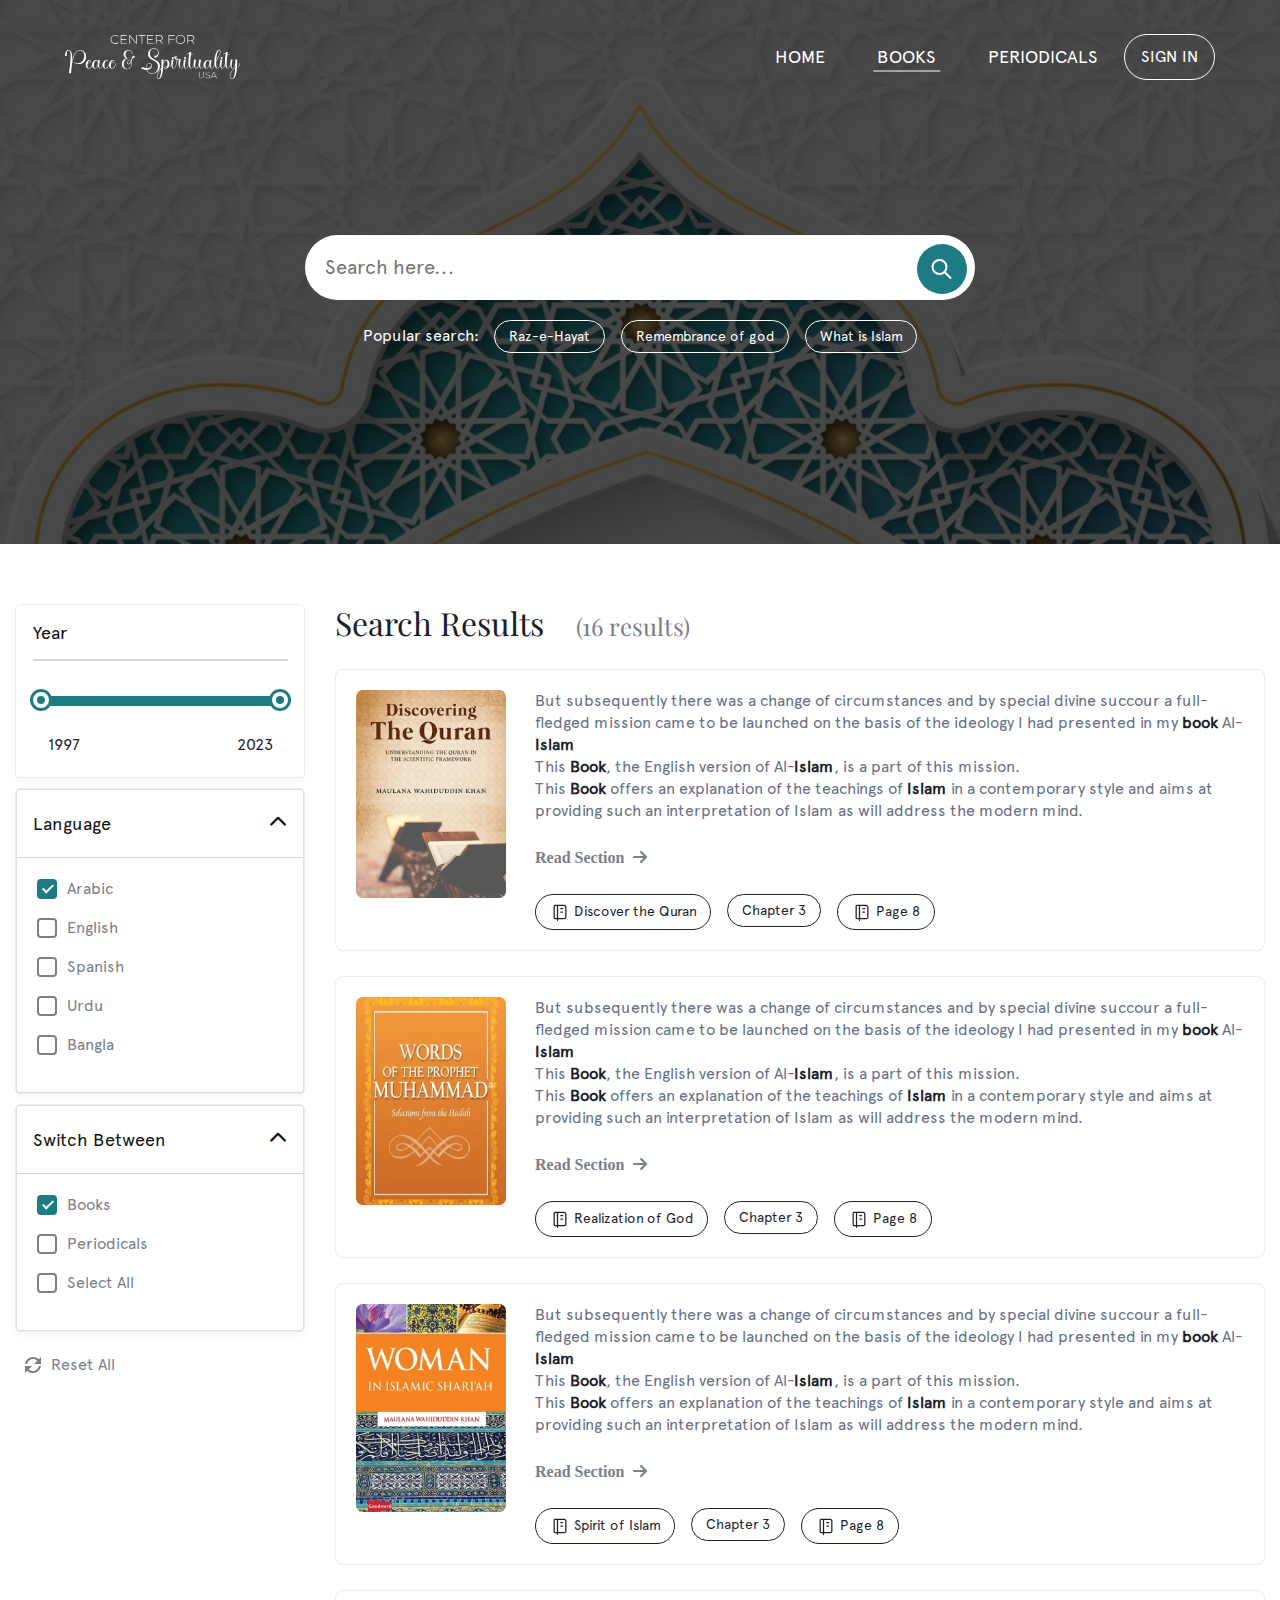
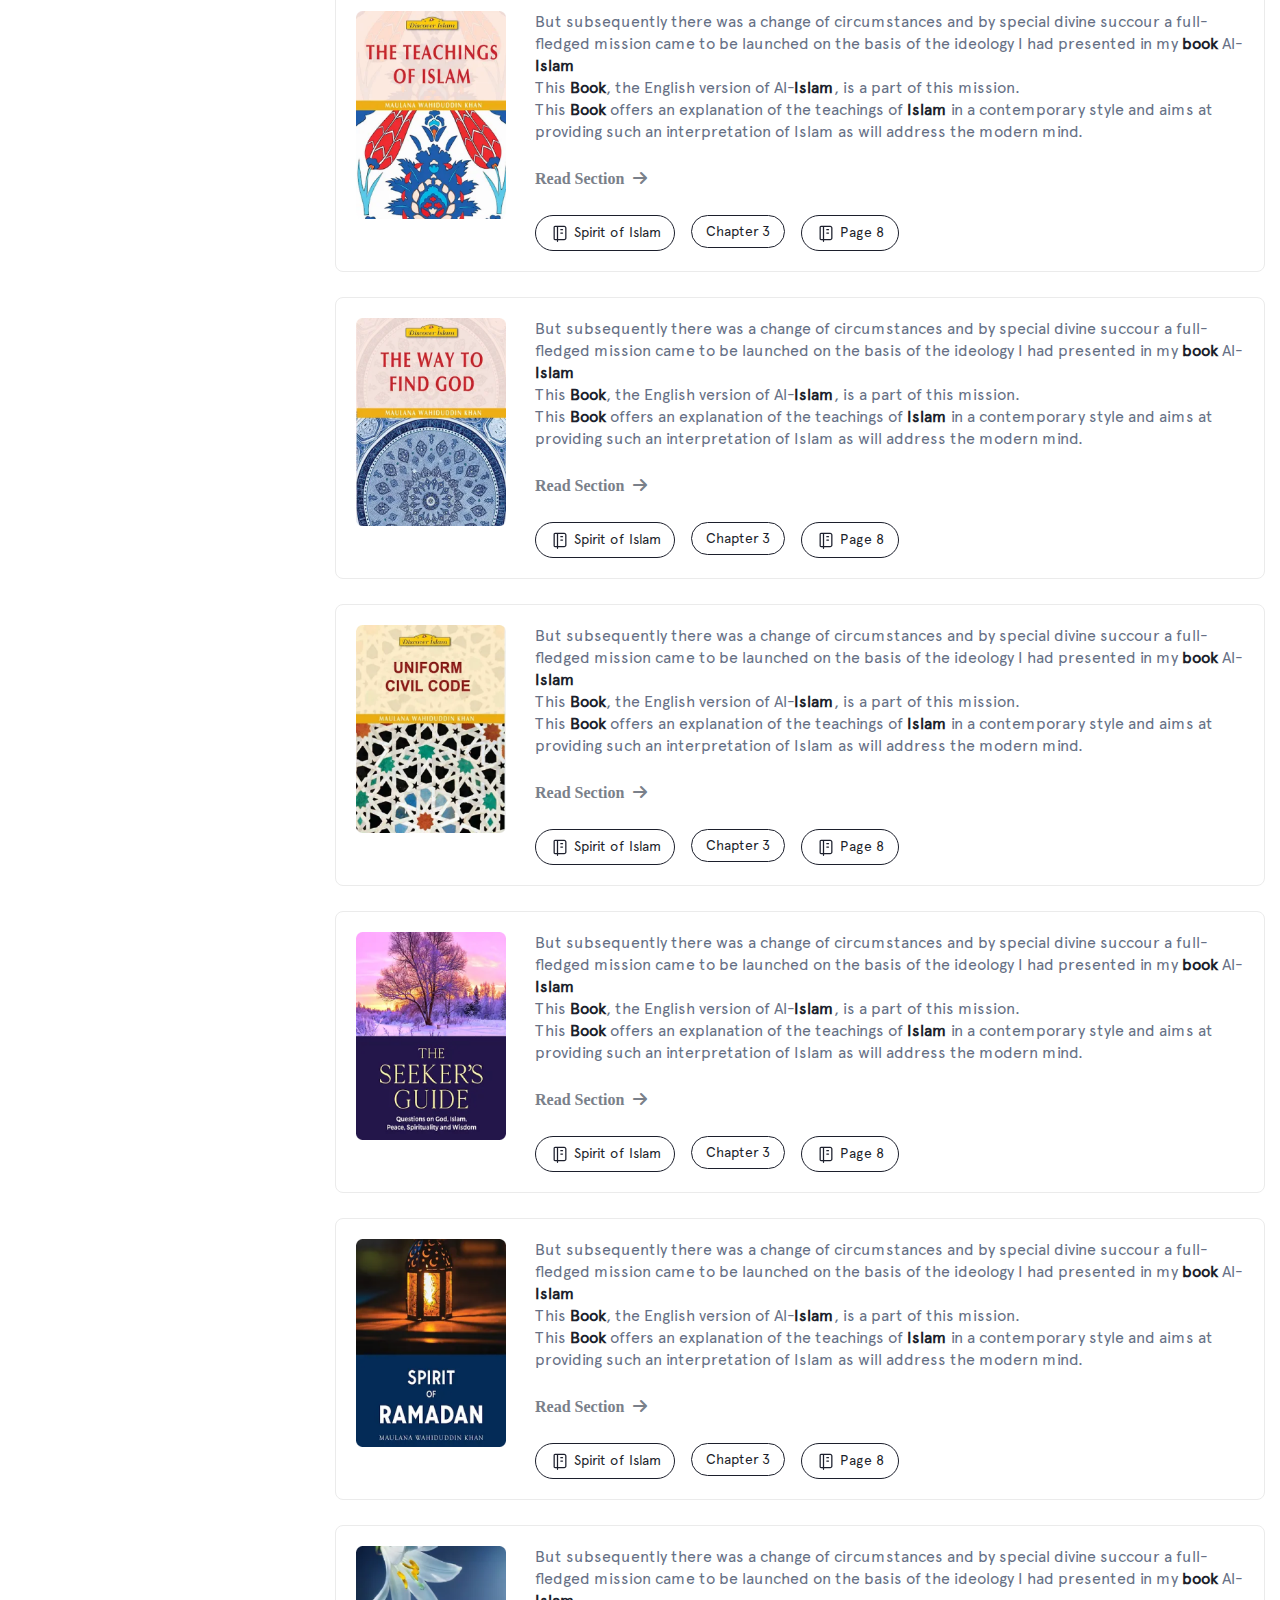
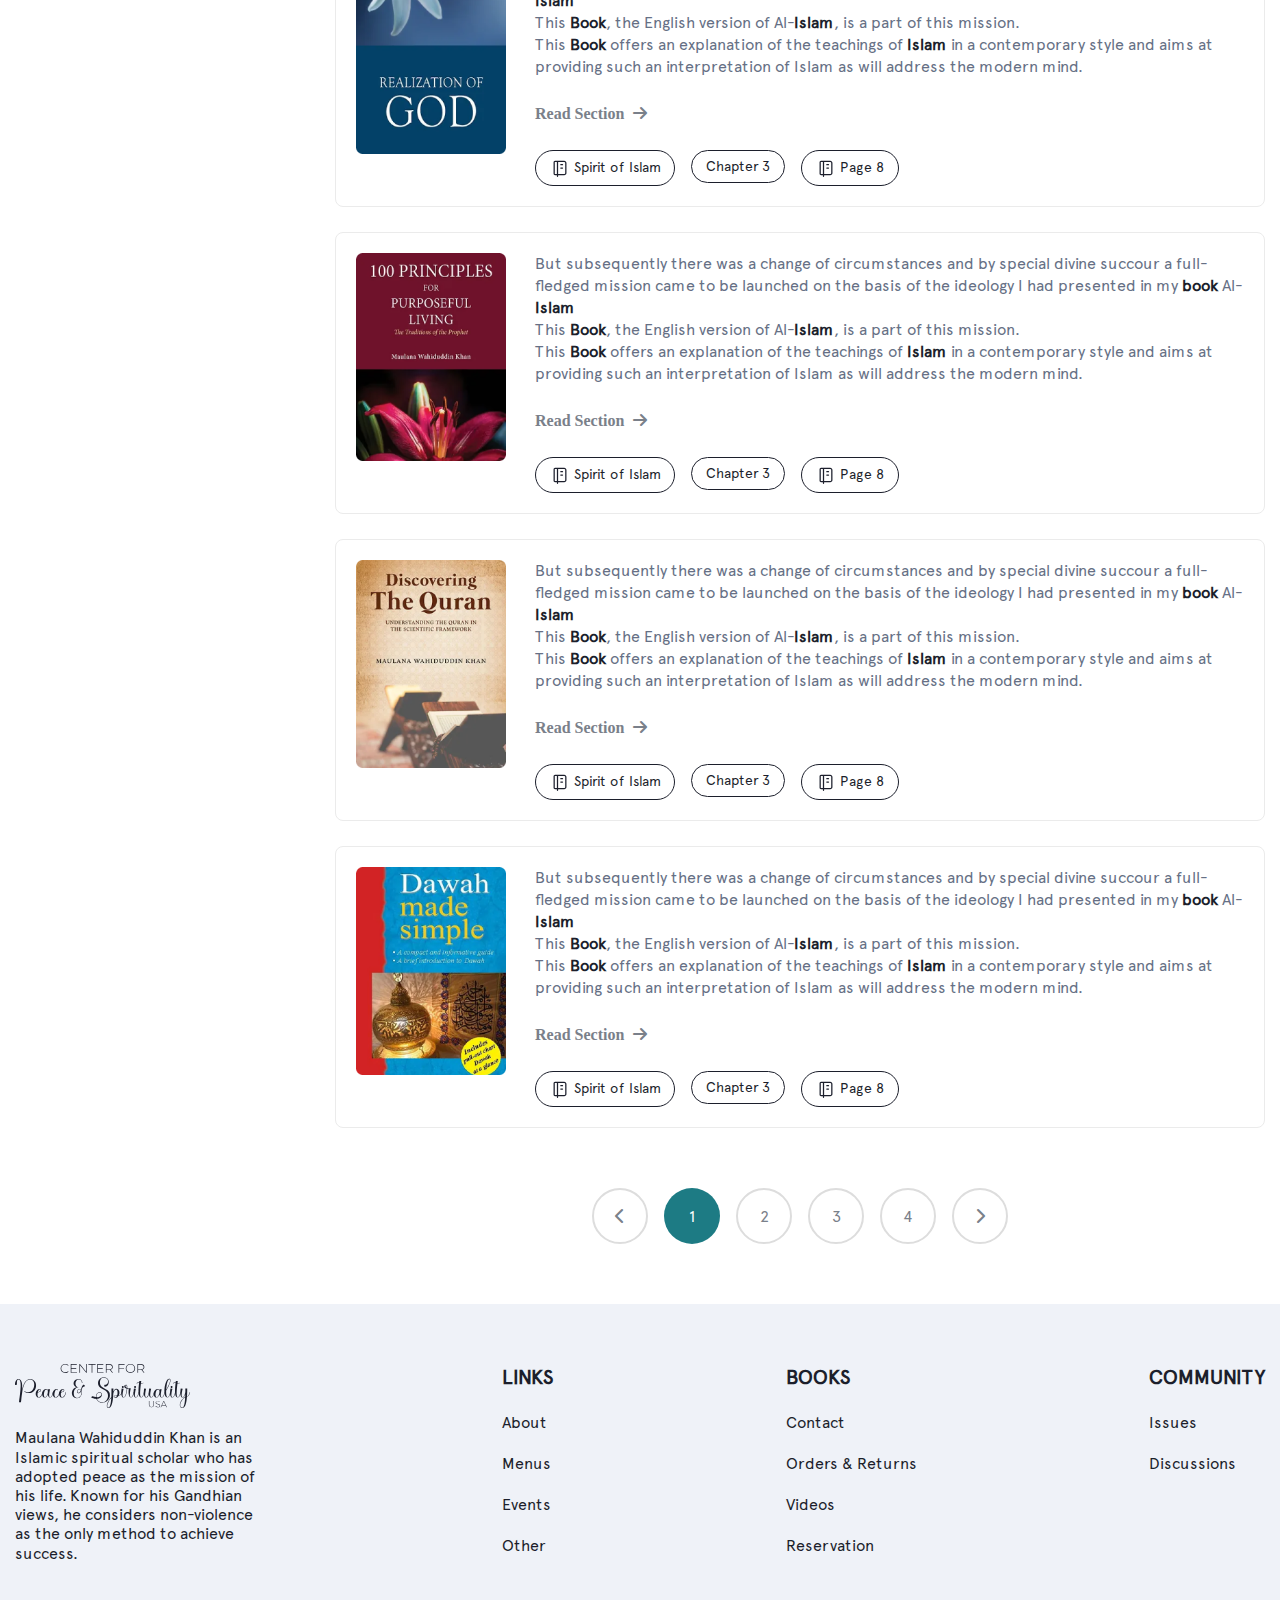
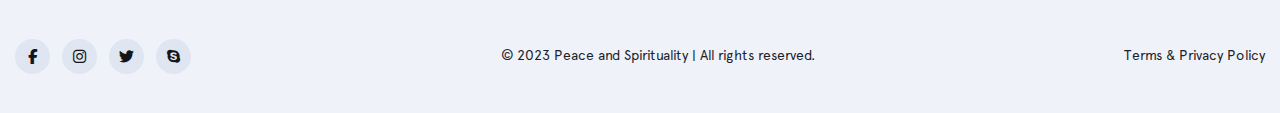
<file: search.html>
<!DOCTYPE html>
<html lang="en">
  <head>
    <meta charset="UTF-8" />
    <meta name="viewport" content="width=device-width, initial-scale=1" />
    <title>Center For Peace and Spirituality - USA</title>
    <!-- favicon img -->
    <link rel="icon" type="image/x-icon" href="assets/img/index/logo.svg" />
    <!-- font awesome cdn  -->
    <link
      rel="stylesheet"
      href="https://cdnjs.cloudflare.com/ajax/libs/font-awesome/6.4.0/css/all.min.css" />
    <!-- Bootstrap css  -->
    <link rel="stylesheet" href="assets/css/bootstrap.min.css" />
    <!-- jquery ion-slier css-->
    <link rel="stylesheet" href="assets/css/ion-slider.min.css" />
    <!-- Custom css styles -->
    <link rel="stylesheet" href="./assets/css/style.min.css" />
  </head>
  <body style="background-image: none;">
    <!-- preloader section start -->
    <div class="preloader">
      <div class="main-loader">
        <span class="loader1"></span>
        <span class="loader2"></span>
        <span class="loader3"></span>
      </div>
    </div>
    <!-- preloader section end -->

    <!-- header section start here -->
    <section
      class="header-style-one-section"
      style="background-image: url(./assets/img/search/search-bg.png)">
      <!-- navbar  start here -->
      <div class="navbar-area width-small">
        <div class="container-fluid">
          <nav class="navbar navbar-expand-lg">
            <a class="navbar-brand" href="index.html">
              <img src="./assets/img/index/logo.svg" alt="logo" />
            </a>
            <button
              class="navbar-toggler collapsed"
              type="button"
              data-toggle="collapse"
              data-target="#navbarSupportedContent"
              aria-controls="navbarSupportedContent"
              aria-expanded="false"
              aria-label="Toggle navigation">
              <span class="navbar-toggler-icon"></span>
              <span class="navbar-toggler-icon"></span>
              <span class="navbar-toggler-icon"></span>
            </button>
            <div class="collapse navbar-collapse" id="navbarSupportedContent">
              <ul class="navbar-nav ml-auto">
                <li class="nav-item">
                  <a class="nav-link" href="index.html">HOME</a>
                </li>
                <li class="nav-item active">
                  <a class="nav-link" href="books.html">BOOKS</a>
                </li>
                <li class="nav-item">
                  <a class="nav-link" href="periodicals.html">PERIODICALS</a>
                </li>
              </ul>
              <form class="form-inline my-2 my-lg-0">
                <div
                  class="button-group d-flex justify-content-center align-items-center">
                  <a
                    href="signin.html"
                    class="btn login my-2 my-sm-0"
                    type="button">
                    SIGN IN
                  </a>
                </div>
              </form>
            </div>
          </nav>
        </div>
      </div>
      <!-- navbar  end here  -->

      <!-- hero area start here  -->
      <div class="hero-area with-search">
        <div class="container">
          <div class="row">
            <div
              class="col-md-12 justify-content-center align-items-center text-center">
              <div class="search-form-area">
                <form class="search-form">
                  <input type="text" placeholder="Search here..." />
                  <button class="icon" type="submit">
                    <svg
                      width="25"
                      height="24"
                      viewBox="0 0 25 24"
                      fill="none"
                      xmlns="http://www.w3.org/2000/svg">
                      <g clip-path="url(#clip0_530_22398)">
                        <path
                          d="M10.5 17C14.366 17 17.5 13.866 17.5 10C17.5 6.13401 14.366 3 10.5 3C6.63401 3 3.5 6.13401 3.5 10C3.5 13.866 6.63401 17 10.5 17Z"
                          stroke-width="2"
                          stroke-linecap="round"
                          stroke-linejoin="round" />
                        <path
                          d="M21.5 21L15.5 15"
                          stroke-width="2"
                          stroke-linecap="round"
                          stroke-linejoin="round" />
                      </g>
                      <defs>
                        <clippath id="clip0_530_22398">
                          <rect
                            width="24"
                            height="24"
                            fill="white"
                            transform="translate(0.5)" />
                        </clippath>
                      </defs>
                    </svg>
                  </button>
                </form>
                <div class="popular-search">
                  <span class="search-title">Popular search:</span>
                  <ul class="search-item">
                    <li>
                      <a class="btn-style-one" href="#0">Raz-e-Hayat</a>
                    </li>
                    <li>
                      <a class="btn-style-one" href="#0">Remembrance of god</a>
                    </li>
                    <li>
                      <a class="btn-style-one" href="#0">What is Islam</a>
                    </li>
                  </ul>
                </div>
              </div>
            </div>
          </div>
        </div>
      </div>
      <!-- hero area end here -->
    </section>
    <!-- header section end here  -->

    <!-- Book details section start here -->
    <section class="search-section">
      <div class="container">
        <div class="row justify-content-center">
          <!-- left side filter content start  -->
          <div class="col-lg-3 col-md-4 mobile-none">
            <div class="left-side-filter-content">
              <!-- year slider  -->
              <div class="year-range-slider">
                <h2 class="title">Year</h2>
                <hr />
                <div class="slider-box">
                  <input
                    type="text"
                    class="js-range-slider"
                    name="my_range"
                    value
                    data-skin="round"
                    data-type="double"
                    data-min="1997"
                    data-max="2023"
                    data-grid="false" />

                  <div class="output">
                    <input
                      readonly
                      type="number"
                      value="1997"
                      class="from val-show" />
                    <input
                      readonly
                      type="number"
                      value="2023"
                      class="to val-show" />
                  </div>
                </div>
              </div>
              <!-- language filter -->
              <div class="languages filter-select-item">
                <div class="accordion" id="accordionExample-two">
                  <div class="card">
                    <div class="card-header" id="headingOne">
                      <button
                        type="button"
                        data-toggle="collapse"
                        data-target="#collapse-two"
                        aria-expanded="true"
                        aria-controls="collapseOne">
                        Language <i class="fa-solid fa-chevron-up"></i>
                      </button>
                    </div>
                    <div
                      id="collapse-two"
                      class="collapse show"
                      aria-labelledby="headingOne"
                      data-parent="#accordionExample-two">
                      <div class="card-body">
                        <form class="language-form">
                          <div class="custom-checkbox">
                            <label class="control control--checkbox">Arabic
                              <div class="name">
                                <input type="checkbox" checked="checked" />
                                <div class="control__indicator"></div>
                              </div>
                            </label>
                          </div>
                          <label class="control control--checkbox">English
                            <div class="name">
                              <input type="checkbox" />
                              <div class="control__indicator"></div>
                            </div>
                          </label>
                          <label class="control control--checkbox">Spanish
                            <div class="name">
                              <input type="checkbox" />
                              <div class="control__indicator"></div>
                            </div>
                          </label>
                          <label class="control control--checkbox">Urdu
                            <div class="name">
                              <input type="checkbox" />
                              <div class="control__indicator"></div>
                            </div>
                          </label>
                          <label class="control control--checkbox">Bangla
                            <div class="name">
                              <input type="checkbox" />
                              <div class="control__indicator"></div>
                            </div>
                          </label>
                        </form>
                      </div>
                    </div>
                  </div>
                </div>
              </div>
              <!-- Switch between filter -->
              <div class="switch-between filter-select-item">
                <div class="accordion" id="accordionExample">
                  <div class="card">
                    <div class="card-header" id="headingOne">
                      <button
                        type="button"
                        data-toggle="collapse"
                        data-target="#collapseOne"
                        aria-expanded="true"
                        aria-controls="collapseOne">
                        Switch Between <i class="fa-solid fa-chevron-up"></i>
                      </button>
                    </div>

                    <div
                      id="collapseOne"
                      class="collapse show"
                      aria-labelledby="headingOne"
                      data-parent="#accordionExample">
                      <div class="card-body">
                        <form class="catagroy-form">
                          <label class="control control--checkbox">Books
                            <div class="name">
                              <input type="checkbox" checked="checked" />
                              <div class="control__indicator"></div>
                            </div>
                          </label>
                          <label class="control control--checkbox">Periodicals
                            <div class="name">
                              <input type="checkbox" />
                              <div class="control__indicator"></div>
                            </div>
                          </label>
                          <label
                            id="select-all"
                            class="control control--checkbox">Select All
                            <div class="name">
                              <input type="checkbox" />
                              <div class="control__indicator"></div>
                            </div>
                          </label>
                        </form>
                      </div>
                    </div>
                  </div>
                </div>
              </div>
              <!-- reset btn -->
              <button id="reset-filter-btn">
                <img src="assets/img/books/resetbtn.svg" alt="btn" />
                Reset All
              </button>
            </div>
          </div>
          <!-- left side filter content end  -->

          <!-- right side main content start  -->
          <div class="col-lg-9 col-md-8 col-sm-12">
            <div class="right-side-content">
              <div class="all-books">
                <div class="top-content">
                  <h2 class="top-title">Search Results <span class="items">(16
                      results)</span></h2>
                </div>
                <div class="search-items-box">
                  <div class="single-search-item">
                    <div class="img-box">
                      <img src="assets/img/books/01.png" alt="book-cover-img" />
                    </div>
                    <div class="content">
                      <p class="description">
                        But subsequently there was a change of circumstances and
                        by special divine succour a full-fledged mission came to
                        be launched on the basis of the ideology I had presented
                        in my <span class="light">book</span> Al-<span
                          class="light">Islam</span>
                        <br />
                        This <span class="light">Book</span>, the English
                        version of Al-<span class="light">Islam</span>, is a
                        part of this mission. <br />
                        This <span class="light">Book</span> offers an
                        explanation of the teachings of
                        <span class="light">Islam</span>
                        in a contemporary style and aims at providing such an
                        interpretation of Islam as will address the modern mind.
                      </p>
                      <a href="#0" class="read-btn">Read Section <i
                          class="fa-solid fa-arrow-right"></i></a>
                      <ul class="btn-group">
                        <li>
                          <a href="#0" class="btn-style-one"><svg
                              width="20"
                              height="20"
                              viewBox="0 0 20 20"
                              fill="none"
                              xmlns="http://www.w3.org/2000/svg">
                              <g clip-path="url(#clip0_513_16050)">
                                <path
                                  d="M7.5013 3.33301V18.333M5.0013 3.33301H14.168C14.61 3.33301 15.0339 3.5086 15.3465 3.82116C15.659 4.13372 15.8346 4.55765 15.8346 4.99967V14.9997C15.8346 15.4417 15.659 15.8656 15.3465 16.1782C15.0339 16.4907 14.61 16.6663 14.168 16.6663H5.0013C4.78029 16.6663 4.56833 16.5785 4.41205 16.4223C4.25577 16.266 4.16797 16.054 4.16797 15.833V4.16634C4.16797 3.94533 4.25577 3.73337 4.41205 3.57709C4.56833 3.42081 4.78029 3.33301 5.0013 3.33301Z"
                                  stroke-width="1.25"
                                  stroke-linecap="round"
                                  stroke-linejoin="round" />
                                <path
                                  d="M10.832 6.66699H12.4987"
                                  stroke-width="1.25"
                                  stroke-linecap="round"
                                  stroke-linejoin="round" />
                                <path
                                  d="M10.832 10H12.4987"
                                  stroke-width="1.25"
                                  stroke-linecap="round"
                                  stroke-linejoin="round" />
                              </g>
                              <defs>
                                <clippath id="clip0_513_16050">
                                  <rect width="20" height="20" fill="white" />
                                </clippath>
                              </defs>
                            </svg>
                            Discover the Quran
                          </a>
                        </li>
                        <li>
                          <a href="#0" class="btn-style-one">Chapter 3</a>
                        </li>
                        <li>
                          <a href="#0" class="btn-style-one"><svg
                              width="20"
                              height="20"
                              viewBox="0 0 20 20"
                              fill="none"
                              xmlns="http://www.w3.org/2000/svg">
                              <g clip-path="url(#clip0_513_16050)">
                                <path
                                  d="M7.5013 3.33301V18.333M5.0013 3.33301H14.168C14.61 3.33301 15.0339 3.5086 15.3465 3.82116C15.659 4.13372 15.8346 4.55765 15.8346 4.99967V14.9997C15.8346 15.4417 15.659 15.8656 15.3465 16.1782C15.0339 16.4907 14.61 16.6663 14.168 16.6663H5.0013C4.78029 16.6663 4.56833 16.5785 4.41205 16.4223C4.25577 16.266 4.16797 16.054 4.16797 15.833V4.16634C4.16797 3.94533 4.25577 3.73337 4.41205 3.57709C4.56833 3.42081 4.78029 3.33301 5.0013 3.33301Z"
                                  stroke-width="1.25"
                                  stroke-linecap="round"
                                  stroke-linejoin="round" />
                                <path
                                  d="M10.832 6.66699H12.4987"
                                  stroke-width="1.25"
                                  stroke-linecap="round"
                                  stroke-linejoin="round" />
                                <path
                                  d="M10.832 10H12.4987"
                                  stroke-width="1.25"
                                  stroke-linecap="round"
                                  stroke-linejoin="round" />
                              </g>
                              <defs>
                                <clippath id="clip0_513_16050">
                                  <rect width="20" height="20" fill="white" />
                                </clippath>
                              </defs>
                            </svg>
                            Page 8
                          </a>
                        </li>
                      </ul>
                    </div>
                  </div>
                  <div class="single-search-item">
                    <div class="img-box">
                      <img src="assets/img/books/02.png" alt="book-cover-img" />
                    </div>
                    <div class="content">
                      <p class="description">
                        But subsequently there was a change of circumstances and
                        by special divine succour a full-fledged mission came to
                        be launched on the basis of the ideology I had presented
                        in my <span class="light">book</span> Al-<span
                          class="light">Islam</span>
                        <br />
                        This <span class="light">Book</span>, the English
                        version of Al-<span class="light">Islam</span>, is a
                        part of this mission. <br />
                        This <span class="light">Book</span> offers an
                        explanation of the teachings of
                        <span class="light">Islam</span>
                        in a contemporary style and aims at providing such an
                        interpretation of Islam as will address the modern mind.
                      </p>
                      <a href="#0" class="read-btn">Read Section <i
                          class="fa-solid fa-arrow-right"></i></a>
                      <ul class="btn-group">
                        <li>
                          <a href="#0" class="btn-style-one"><svg
                              width="20"
                              height="20"
                              viewBox="0 0 20 20"
                              fill="none"
                              xmlns="http://www.w3.org/2000/svg">
                              <g clip-path="url(#clip0_513_16050)">
                                <path
                                  d="M7.5013 3.33301V18.333M5.0013 3.33301H14.168C14.61 3.33301 15.0339 3.5086 15.3465 3.82116C15.659 4.13372 15.8346 4.55765 15.8346 4.99967V14.9997C15.8346 15.4417 15.659 15.8656 15.3465 16.1782C15.0339 16.4907 14.61 16.6663 14.168 16.6663H5.0013C4.78029 16.6663 4.56833 16.5785 4.41205 16.4223C4.25577 16.266 4.16797 16.054 4.16797 15.833V4.16634C4.16797 3.94533 4.25577 3.73337 4.41205 3.57709C4.56833 3.42081 4.78029 3.33301 5.0013 3.33301Z"
                                  stroke-width="1.25"
                                  stroke-linecap="round"
                                  stroke-linejoin="round" />
                                <path
                                  d="M10.832 6.66699H12.4987"
                                  stroke-width="1.25"
                                  stroke-linecap="round"
                                  stroke-linejoin="round" />
                                <path
                                  d="M10.832 10H12.4987"
                                  stroke-width="1.25"
                                  stroke-linecap="round"
                                  stroke-linejoin="round" />
                              </g>
                              <defs>
                                <clippath id="clip0_513_16050">
                                  <rect width="20" height="20" fill="white" />
                                </clippath>
                              </defs>
                            </svg>
                            Realization of God
                          </a>
                        </li>
                        <li>
                          <a href="#0" class="btn-style-one">Chapter 3</a>
                        </li>
                        <li>
                          <a href="#0" class="btn-style-one"><svg
                              width="20"
                              height="20"
                              viewBox="0 0 20 20"
                              fill="none"
                              xmlns="http://www.w3.org/2000/svg">
                              <g clip-path="url(#clip0_513_16050)">
                                <path
                                  d="M7.5013 3.33301V18.333M5.0013 3.33301H14.168C14.61 3.33301 15.0339 3.5086 15.3465 3.82116C15.659 4.13372 15.8346 4.55765 15.8346 4.99967V14.9997C15.8346 15.4417 15.659 15.8656 15.3465 16.1782C15.0339 16.4907 14.61 16.6663 14.168 16.6663H5.0013C4.78029 16.6663 4.56833 16.5785 4.41205 16.4223C4.25577 16.266 4.16797 16.054 4.16797 15.833V4.16634C4.16797 3.94533 4.25577 3.73337 4.41205 3.57709C4.56833 3.42081 4.78029 3.33301 5.0013 3.33301Z"
                                  stroke-width="1.25"
                                  stroke-linecap="round"
                                  stroke-linejoin="round" />
                                <path
                                  d="M10.832 6.66699H12.4987"
                                  stroke-width="1.25"
                                  stroke-linecap="round"
                                  stroke-linejoin="round" />
                                <path
                                  d="M10.832 10H12.4987"
                                  stroke-width="1.25"
                                  stroke-linecap="round"
                                  stroke-linejoin="round" />
                              </g>
                              <defs>
                                <clippath id="clip0_513_16050">
                                  <rect width="20" height="20" fill="white" />
                                </clippath>
                              </defs>
                            </svg>
                            Page 8
                          </a>
                        </li>
                      </ul>
                    </div>
                  </div>
                  <div class="single-search-item">
                    <div class="img-box">
                      <img src="assets/img/books/03.png" alt="book-cover-img" />
                    </div>
                    <div class="content">
                      <p class="description">
                        But subsequently there was a change of circumstances and
                        by special divine succour a full-fledged mission came to
                        be launched on the basis of the ideology I had presented
                        in my <span class="light">book</span> Al-<span
                          class="light">Islam</span>
                        <br />
                        This <span class="light">Book</span>, the English
                        version of Al-<span class="light">Islam</span>, is a
                        part of this mission. <br />
                        This <span class="light">Book</span> offers an
                        explanation of the teachings of
                        <span class="light">Islam</span>
                        in a contemporary style and aims at providing such an
                        interpretation of Islam as will address the modern mind.
                      </p>
                      <a href="#0" class="read-btn">Read Section <i
                          class="fa-solid fa-arrow-right"></i></a>
                      <ul class="btn-group">
                        <li>
                          <a href="#0" class="btn-style-one"><svg
                              width="20"
                              height="20"
                              viewBox="0 0 20 20"
                              fill="none"
                              xmlns="http://www.w3.org/2000/svg">
                              <g clip-path="url(#clip0_513_16050)">
                                <path
                                  d="M7.5013 3.33301V18.333M5.0013 3.33301H14.168C14.61 3.33301 15.0339 3.5086 15.3465 3.82116C15.659 4.13372 15.8346 4.55765 15.8346 4.99967V14.9997C15.8346 15.4417 15.659 15.8656 15.3465 16.1782C15.0339 16.4907 14.61 16.6663 14.168 16.6663H5.0013C4.78029 16.6663 4.56833 16.5785 4.41205 16.4223C4.25577 16.266 4.16797 16.054 4.16797 15.833V4.16634C4.16797 3.94533 4.25577 3.73337 4.41205 3.57709C4.56833 3.42081 4.78029 3.33301 5.0013 3.33301Z"
                                  stroke-width="1.25"
                                  stroke-linecap="round"
                                  stroke-linejoin="round" />
                                <path
                                  d="M10.832 6.66699H12.4987"
                                  stroke-width="1.25"
                                  stroke-linecap="round"
                                  stroke-linejoin="round" />
                                <path
                                  d="M10.832 10H12.4987"
                                  stroke-width="1.25"
                                  stroke-linecap="round"
                                  stroke-linejoin="round" />
                              </g>
                              <defs>
                                <clippath id="clip0_513_16050">
                                  <rect width="20" height="20" fill="white" />
                                </clippath>
                              </defs>
                            </svg>
                            Spirit of Islam
                          </a>
                        </li>
                        <li>
                          <a href="#0" class="btn-style-one">Chapter 3</a>
                        </li>
                        <li>
                          <a href="#0" class="btn-style-one"><svg
                              width="20"
                              height="20"
                              viewBox="0 0 20 20"
                              fill="none"
                              xmlns="http://www.w3.org/2000/svg">
                              <g clip-path="url(#clip0_513_16050)">
                                <path
                                  d="M7.5013 3.33301V18.333M5.0013 3.33301H14.168C14.61 3.33301 15.0339 3.5086 15.3465 3.82116C15.659 4.13372 15.8346 4.55765 15.8346 4.99967V14.9997C15.8346 15.4417 15.659 15.8656 15.3465 16.1782C15.0339 16.4907 14.61 16.6663 14.168 16.6663H5.0013C4.78029 16.6663 4.56833 16.5785 4.41205 16.4223C4.25577 16.266 4.16797 16.054 4.16797 15.833V4.16634C4.16797 3.94533 4.25577 3.73337 4.41205 3.57709C4.56833 3.42081 4.78029 3.33301 5.0013 3.33301Z"
                                  stroke-width="1.25"
                                  stroke-linecap="round"
                                  stroke-linejoin="round" />
                                <path
                                  d="M10.832 6.66699H12.4987"
                                  stroke-width="1.25"
                                  stroke-linecap="round"
                                  stroke-linejoin="round" />
                                <path
                                  d="M10.832 10H12.4987"
                                  stroke-width="1.25"
                                  stroke-linecap="round"
                                  stroke-linejoin="round" />
                              </g>
                              <defs>
                                <clippath id="clip0_513_16050">
                                  <rect width="20" height="20" fill="white" />
                                </clippath>
                              </defs>
                            </svg>
                            Page 8
                          </a>
                        </li>
                      </ul>
                    </div>
                  </div>
                  <div class="single-search-item">
                    <div class="img-box">
                      <img src="assets/img/books/04.png" alt="book-cover-img" />
                    </div>
                    <div class="content">
                      <p class="description">
                        But subsequently there was a change of circumstances and
                        by special divine succour a full-fledged mission came to
                        be launched on the basis of the ideology I had presented
                        in my <span class="light">book</span> Al-<span
                          class="light">Islam</span>
                        <br />
                        This <span class="light">Book</span>, the English
                        version of Al-<span class="light">Islam</span>, is a
                        part of this mission. <br />
                        This <span class="light">Book</span> offers an
                        explanation of the teachings of
                        <span class="light">Islam</span>
                        in a contemporary style and aims at providing such an
                        interpretation of Islam as will address the modern mind.
                      </p>
                      <a href="#0" class="read-btn">Read Section <i
                          class="fa-solid fa-arrow-right"></i></a>
                      <ul class="btn-group">
                        <li>
                          <a href="#0" class="btn-style-one"><svg
                              width="20"
                              height="20"
                              viewBox="0 0 20 20"
                              fill="none"
                              xmlns="http://www.w3.org/2000/svg">
                              <g clip-path="url(#clip0_513_16050)">
                                <path
                                  d="M7.5013 3.33301V18.333M5.0013 3.33301H14.168C14.61 3.33301 15.0339 3.5086 15.3465 3.82116C15.659 4.13372 15.8346 4.55765 15.8346 4.99967V14.9997C15.8346 15.4417 15.659 15.8656 15.3465 16.1782C15.0339 16.4907 14.61 16.6663 14.168 16.6663H5.0013C4.78029 16.6663 4.56833 16.5785 4.41205 16.4223C4.25577 16.266 4.16797 16.054 4.16797 15.833V4.16634C4.16797 3.94533 4.25577 3.73337 4.41205 3.57709C4.56833 3.42081 4.78029 3.33301 5.0013 3.33301Z"
                                  stroke-width="1.25"
                                  stroke-linecap="round"
                                  stroke-linejoin="round" />
                                <path
                                  d="M10.832 6.66699H12.4987"
                                  stroke-width="1.25"
                                  stroke-linecap="round"
                                  stroke-linejoin="round" />
                                <path
                                  d="M10.832 10H12.4987"
                                  stroke-width="1.25"
                                  stroke-linecap="round"
                                  stroke-linejoin="round" />
                              </g>
                              <defs>
                                <clippath id="clip0_513_16050">
                                  <rect width="20" height="20" fill="white" />
                                </clippath>
                              </defs>
                            </svg>
                            Spirit of Islam
                          </a>
                        </li>
                        <li>
                          <a href="#0" class="btn-style-one">Chapter 3</a>
                        </li>
                        <li>
                          <a href="#0" class="btn-style-one"><svg
                              width="20"
                              height="20"
                              viewBox="0 0 20 20"
                              fill="none"
                              xmlns="http://www.w3.org/2000/svg">
                              <g clip-path="url(#clip0_513_16050)">
                                <path
                                  d="M7.5013 3.33301V18.333M5.0013 3.33301H14.168C14.61 3.33301 15.0339 3.5086 15.3465 3.82116C15.659 4.13372 15.8346 4.55765 15.8346 4.99967V14.9997C15.8346 15.4417 15.659 15.8656 15.3465 16.1782C15.0339 16.4907 14.61 16.6663 14.168 16.6663H5.0013C4.78029 16.6663 4.56833 16.5785 4.41205 16.4223C4.25577 16.266 4.16797 16.054 4.16797 15.833V4.16634C4.16797 3.94533 4.25577 3.73337 4.41205 3.57709C4.56833 3.42081 4.78029 3.33301 5.0013 3.33301Z"
                                  stroke-width="1.25"
                                  stroke-linecap="round"
                                  stroke-linejoin="round" />
                                <path
                                  d="M10.832 6.66699H12.4987"
                                  stroke-width="1.25"
                                  stroke-linecap="round"
                                  stroke-linejoin="round" />
                                <path
                                  d="M10.832 10H12.4987"
                                  stroke-width="1.25"
                                  stroke-linecap="round"
                                  stroke-linejoin="round" />
                              </g>
                              <defs>
                                <clippath id="clip0_513_16050">
                                  <rect width="20" height="20" fill="white" />
                                </clippath>
                              </defs>
                            </svg>
                            Page 8
                          </a>
                        </li>
                      </ul>
                    </div>
                  </div>
                  <div class="single-search-item">
                    <div class="img-box">
                      <img src="assets/img/books/05.png" alt="book-cover-img" />
                    </div>
                    <div class="content">
                      <p class="description">
                        But subsequently there was a change of circumstances and
                        by special divine succour a full-fledged mission came to
                        be launched on the basis of the ideology I had presented
                        in my <span class="light">book</span> Al-<span
                          class="light">Islam</span>
                        <br />
                        This <span class="light">Book</span>, the English
                        version of Al-<span class="light">Islam</span>, is a
                        part of this mission. <br />
                        This <span class="light">Book</span> offers an
                        explanation of the teachings of
                        <span class="light">Islam</span>
                        in a contemporary style and aims at providing such an
                        interpretation of Islam as will address the modern mind.
                      </p>
                      <a href="#0" class="read-btn">Read Section <i
                          class="fa-solid fa-arrow-right"></i></a>
                      <ul class="btn-group">
                        <li>
                          <a href="#0" class="btn-style-one"><svg
                              width="20"
                              height="20"
                              viewBox="0 0 20 20"
                              fill="none"
                              xmlns="http://www.w3.org/2000/svg">
                              <g clip-path="url(#clip0_513_16050)">
                                <path
                                  d="M7.5013 3.33301V18.333M5.0013 3.33301H14.168C14.61 3.33301 15.0339 3.5086 15.3465 3.82116C15.659 4.13372 15.8346 4.55765 15.8346 4.99967V14.9997C15.8346 15.4417 15.659 15.8656 15.3465 16.1782C15.0339 16.4907 14.61 16.6663 14.168 16.6663H5.0013C4.78029 16.6663 4.56833 16.5785 4.41205 16.4223C4.25577 16.266 4.16797 16.054 4.16797 15.833V4.16634C4.16797 3.94533 4.25577 3.73337 4.41205 3.57709C4.56833 3.42081 4.78029 3.33301 5.0013 3.33301Z"
                                  stroke-width="1.25"
                                  stroke-linecap="round"
                                  stroke-linejoin="round" />
                                <path
                                  d="M10.832 6.66699H12.4987"
                                  stroke-width="1.25"
                                  stroke-linecap="round"
                                  stroke-linejoin="round" />
                                <path
                                  d="M10.832 10H12.4987"
                                  stroke-width="1.25"
                                  stroke-linecap="round"
                                  stroke-linejoin="round" />
                              </g>
                              <defs>
                                <clippath id="clip0_513_16050">
                                  <rect width="20" height="20" fill="white" />
                                </clippath>
                              </defs>
                            </svg>
                            Spirit of Islam
                          </a>
                        </li>
                        <li>
                          <a href="#0" class="btn-style-one">Chapter 3</a>
                        </li>
                        <li>
                          <a href="#0" class="btn-style-one"><svg
                              width="20"
                              height="20"
                              viewBox="0 0 20 20"
                              fill="none"
                              xmlns="http://www.w3.org/2000/svg">
                              <g clip-path="url(#clip0_513_16050)">
                                <path
                                  d="M7.5013 3.33301V18.333M5.0013 3.33301H14.168C14.61 3.33301 15.0339 3.5086 15.3465 3.82116C15.659 4.13372 15.8346 4.55765 15.8346 4.99967V14.9997C15.8346 15.4417 15.659 15.8656 15.3465 16.1782C15.0339 16.4907 14.61 16.6663 14.168 16.6663H5.0013C4.78029 16.6663 4.56833 16.5785 4.41205 16.4223C4.25577 16.266 4.16797 16.054 4.16797 15.833V4.16634C4.16797 3.94533 4.25577 3.73337 4.41205 3.57709C4.56833 3.42081 4.78029 3.33301 5.0013 3.33301Z"
                                  stroke-width="1.25"
                                  stroke-linecap="round"
                                  stroke-linejoin="round" />
                                <path
                                  d="M10.832 6.66699H12.4987"
                                  stroke-width="1.25"
                                  stroke-linecap="round"
                                  stroke-linejoin="round" />
                                <path
                                  d="M10.832 10H12.4987"
                                  stroke-width="1.25"
                                  stroke-linecap="round"
                                  stroke-linejoin="round" />
                              </g>
                              <defs>
                                <clippath id="clip0_513_16050">
                                  <rect width="20" height="20" fill="white" />
                                </clippath>
                              </defs>
                            </svg>
                            Page 8
                          </a>
                        </li>
                      </ul>
                    </div>
                  </div>
                  <div class="single-search-item">
                    <div class="img-box">
                      <img src="assets/img/books/06.png" alt="book-cover-img" />
                    </div>
                    <div class="content">
                      <p class="description">
                        But subsequently there was a change of circumstances and
                        by special divine succour a full-fledged mission came to
                        be launched on the basis of the ideology I had presented
                        in my <span class="light">book</span> Al-<span
                          class="light">Islam</span>
                        <br />
                        This <span class="light">Book</span>, the English
                        version of Al-<span class="light">Islam</span>, is a
                        part of this mission. <br />
                        This <span class="light">Book</span> offers an
                        explanation of the teachings of
                        <span class="light">Islam</span>
                        in a contemporary style and aims at providing such an
                        interpretation of Islam as will address the modern mind.
                      </p>
                      <a href="#0" class="read-btn">Read Section <i
                          class="fa-solid fa-arrow-right"></i></a>
                      <ul class="btn-group">
                        <li>
                          <a href="#0" class="btn-style-one"><svg
                              width="20"
                              height="20"
                              viewBox="0 0 20 20"
                              fill="none"
                              xmlns="http://www.w3.org/2000/svg">
                              <g clip-path="url(#clip0_513_16050)">
                                <path
                                  d="M7.5013 3.33301V18.333M5.0013 3.33301H14.168C14.61 3.33301 15.0339 3.5086 15.3465 3.82116C15.659 4.13372 15.8346 4.55765 15.8346 4.99967V14.9997C15.8346 15.4417 15.659 15.8656 15.3465 16.1782C15.0339 16.4907 14.61 16.6663 14.168 16.6663H5.0013C4.78029 16.6663 4.56833 16.5785 4.41205 16.4223C4.25577 16.266 4.16797 16.054 4.16797 15.833V4.16634C4.16797 3.94533 4.25577 3.73337 4.41205 3.57709C4.56833 3.42081 4.78029 3.33301 5.0013 3.33301Z"
                                  stroke-width="1.25"
                                  stroke-linecap="round"
                                  stroke-linejoin="round" />
                                <path
                                  d="M10.832 6.66699H12.4987"
                                  stroke-width="1.25"
                                  stroke-linecap="round"
                                  stroke-linejoin="round" />
                                <path
                                  d="M10.832 10H12.4987"
                                  stroke-width="1.25"
                                  stroke-linecap="round"
                                  stroke-linejoin="round" />
                              </g>
                              <defs>
                                <clippath id="clip0_513_16050">
                                  <rect width="20" height="20" fill="white" />
                                </clippath>
                              </defs>
                            </svg>
                            Spirit of Islam
                          </a>
                        </li>
                        <li>
                          <a href="#0" class="btn-style-one">Chapter 3</a>
                        </li>
                        <li>
                          <a href="#0" class="btn-style-one"><svg
                              width="20"
                              height="20"
                              viewBox="0 0 20 20"
                              fill="none"
                              xmlns="http://www.w3.org/2000/svg">
                              <g clip-path="url(#clip0_513_16050)">
                                <path
                                  d="M7.5013 3.33301V18.333M5.0013 3.33301H14.168C14.61 3.33301 15.0339 3.5086 15.3465 3.82116C15.659 4.13372 15.8346 4.55765 15.8346 4.99967V14.9997C15.8346 15.4417 15.659 15.8656 15.3465 16.1782C15.0339 16.4907 14.61 16.6663 14.168 16.6663H5.0013C4.78029 16.6663 4.56833 16.5785 4.41205 16.4223C4.25577 16.266 4.16797 16.054 4.16797 15.833V4.16634C4.16797 3.94533 4.25577 3.73337 4.41205 3.57709C4.56833 3.42081 4.78029 3.33301 5.0013 3.33301Z"
                                  stroke-width="1.25"
                                  stroke-linecap="round"
                                  stroke-linejoin="round" />
                                <path
                                  d="M10.832 6.66699H12.4987"
                                  stroke-width="1.25"
                                  stroke-linecap="round"
                                  stroke-linejoin="round" />
                                <path
                                  d="M10.832 10H12.4987"
                                  stroke-width="1.25"
                                  stroke-linecap="round"
                                  stroke-linejoin="round" />
                              </g>
                              <defs>
                                <clippath id="clip0_513_16050">
                                  <rect width="20" height="20" fill="white" />
                                </clippath>
                              </defs>
                            </svg>
                            Page 8
                          </a>
                        </li>
                      </ul>
                    </div>
                  </div>
                  <div class="single-search-item">
                    <div class="img-box">
                      <img src="assets/img/books/07.png" alt="book-cover-img" />
                    </div>
                    <div class="content">
                      <p class="description">
                        But subsequently there was a change of circumstances and
                        by special divine succour a full-fledged mission came to
                        be launched on the basis of the ideology I had presented
                        in my <span class="light">book</span> Al-<span
                          class="light">Islam</span>
                        <br />
                        This <span class="light">Book</span>, the English
                        version of Al-<span class="light">Islam</span>, is a
                        part of this mission. <br />
                        This <span class="light">Book</span> offers an
                        explanation of the teachings of
                        <span class="light">Islam</span>
                        in a contemporary style and aims at providing such an
                        interpretation of Islam as will address the modern mind.
                      </p>
                      <a href="#0" class="read-btn">Read Section <i
                          class="fa-solid fa-arrow-right"></i></a>
                      <ul class="btn-group">
                        <li>
                          <a href="#0" class="btn-style-one"><svg
                              width="20"
                              height="20"
                              viewBox="0 0 20 20"
                              fill="none"
                              xmlns="http://www.w3.org/2000/svg">
                              <g clip-path="url(#clip0_513_16050)">
                                <path
                                  d="M7.5013 3.33301V18.333M5.0013 3.33301H14.168C14.61 3.33301 15.0339 3.5086 15.3465 3.82116C15.659 4.13372 15.8346 4.55765 15.8346 4.99967V14.9997C15.8346 15.4417 15.659 15.8656 15.3465 16.1782C15.0339 16.4907 14.61 16.6663 14.168 16.6663H5.0013C4.78029 16.6663 4.56833 16.5785 4.41205 16.4223C4.25577 16.266 4.16797 16.054 4.16797 15.833V4.16634C4.16797 3.94533 4.25577 3.73337 4.41205 3.57709C4.56833 3.42081 4.78029 3.33301 5.0013 3.33301Z"
                                  stroke-width="1.25"
                                  stroke-linecap="round"
                                  stroke-linejoin="round" />
                                <path
                                  d="M10.832 6.66699H12.4987"
                                  stroke-width="1.25"
                                  stroke-linecap="round"
                                  stroke-linejoin="round" />
                                <path
                                  d="M10.832 10H12.4987"
                                  stroke-width="1.25"
                                  stroke-linecap="round"
                                  stroke-linejoin="round" />
                              </g>
                              <defs>
                                <clippath id="clip0_513_16050">
                                  <rect width="20" height="20" fill="white" />
                                </clippath>
                              </defs>
                            </svg>
                            Spirit of Islam
                          </a>
                        </li>
                        <li>
                          <a href="#0" class="btn-style-one">Chapter 3</a>
                        </li>
                        <li>
                          <a href="#0" class="btn-style-one"><svg
                              width="20"
                              height="20"
                              viewBox="0 0 20 20"
                              fill="none"
                              xmlns="http://www.w3.org/2000/svg">
                              <g clip-path="url(#clip0_513_16050)">
                                <path
                                  d="M7.5013 3.33301V18.333M5.0013 3.33301H14.168C14.61 3.33301 15.0339 3.5086 15.3465 3.82116C15.659 4.13372 15.8346 4.55765 15.8346 4.99967V14.9997C15.8346 15.4417 15.659 15.8656 15.3465 16.1782C15.0339 16.4907 14.61 16.6663 14.168 16.6663H5.0013C4.78029 16.6663 4.56833 16.5785 4.41205 16.4223C4.25577 16.266 4.16797 16.054 4.16797 15.833V4.16634C4.16797 3.94533 4.25577 3.73337 4.41205 3.57709C4.56833 3.42081 4.78029 3.33301 5.0013 3.33301Z"
                                  stroke-width="1.25"
                                  stroke-linecap="round"
                                  stroke-linejoin="round" />
                                <path
                                  d="M10.832 6.66699H12.4987"
                                  stroke-width="1.25"
                                  stroke-linecap="round"
                                  stroke-linejoin="round" />
                                <path
                                  d="M10.832 10H12.4987"
                                  stroke-width="1.25"
                                  stroke-linecap="round"
                                  stroke-linejoin="round" />
                              </g>
                              <defs>
                                <clippath id="clip0_513_16050">
                                  <rect width="20" height="20" fill="white" />
                                </clippath>
                              </defs>
                            </svg>
                            Page 8
                          </a>
                        </li>
                      </ul>
                    </div>
                  </div>
                  <div class="single-search-item">
                    <div class="img-box">
                      <img src="assets/img/books/08.png" alt="book-cover-img" />
                    </div>
                    <div class="content">
                      <p class="description">
                        But subsequently there was a change of circumstances and
                        by special divine succour a full-fledged mission came to
                        be launched on the basis of the ideology I had presented
                        in my <span class="light">book</span> Al-<span
                          class="light">Islam</span>
                        <br />
                        This <span class="light">Book</span>, the English
                        version of Al-<span class="light">Islam</span>, is a
                        part of this mission. <br />
                        This <span class="light">Book</span> offers an
                        explanation of the teachings of
                        <span class="light">Islam</span>
                        in a contemporary style and aims at providing such an
                        interpretation of Islam as will address the modern mind.
                      </p>
                      <a href="#0" class="read-btn">Read Section <i
                          class="fa-solid fa-arrow-right"></i></a>
                      <ul class="btn-group">
                        <li>
                          <a href="#0" class="btn-style-one"><svg
                              width="20"
                              height="20"
                              viewBox="0 0 20 20"
                              fill="none"
                              xmlns="http://www.w3.org/2000/svg">
                              <g clip-path="url(#clip0_513_16050)">
                                <path
                                  d="M7.5013 3.33301V18.333M5.0013 3.33301H14.168C14.61 3.33301 15.0339 3.5086 15.3465 3.82116C15.659 4.13372 15.8346 4.55765 15.8346 4.99967V14.9997C15.8346 15.4417 15.659 15.8656 15.3465 16.1782C15.0339 16.4907 14.61 16.6663 14.168 16.6663H5.0013C4.78029 16.6663 4.56833 16.5785 4.41205 16.4223C4.25577 16.266 4.16797 16.054 4.16797 15.833V4.16634C4.16797 3.94533 4.25577 3.73337 4.41205 3.57709C4.56833 3.42081 4.78029 3.33301 5.0013 3.33301Z"
                                  stroke-width="1.25"
                                  stroke-linecap="round"
                                  stroke-linejoin="round" />
                                <path
                                  d="M10.832 6.66699H12.4987"
                                  stroke-width="1.25"
                                  stroke-linecap="round"
                                  stroke-linejoin="round" />
                                <path
                                  d="M10.832 10H12.4987"
                                  stroke-width="1.25"
                                  stroke-linecap="round"
                                  stroke-linejoin="round" />
                              </g>
                              <defs>
                                <clippath id="clip0_513_16050">
                                  <rect width="20" height="20" fill="white" />
                                </clippath>
                              </defs>
                            </svg>
                            Spirit of Islam
                          </a>
                        </li>
                        <li>
                          <a href="#0" class="btn-style-one">Chapter 3</a>
                        </li>
                        <li>
                          <a href="#0" class="btn-style-one"><svg
                              width="20"
                              height="20"
                              viewBox="0 0 20 20"
                              fill="none"
                              xmlns="http://www.w3.org/2000/svg">
                              <g clip-path="url(#clip0_513_16050)">
                                <path
                                  d="M7.5013 3.33301V18.333M5.0013 3.33301H14.168C14.61 3.33301 15.0339 3.5086 15.3465 3.82116C15.659 4.13372 15.8346 4.55765 15.8346 4.99967V14.9997C15.8346 15.4417 15.659 15.8656 15.3465 16.1782C15.0339 16.4907 14.61 16.6663 14.168 16.6663H5.0013C4.78029 16.6663 4.56833 16.5785 4.41205 16.4223C4.25577 16.266 4.16797 16.054 4.16797 15.833V4.16634C4.16797 3.94533 4.25577 3.73337 4.41205 3.57709C4.56833 3.42081 4.78029 3.33301 5.0013 3.33301Z"
                                  stroke-width="1.25"
                                  stroke-linecap="round"
                                  stroke-linejoin="round" />
                                <path
                                  d="M10.832 6.66699H12.4987"
                                  stroke-width="1.25"
                                  stroke-linecap="round"
                                  stroke-linejoin="round" />
                                <path
                                  d="M10.832 10H12.4987"
                                  stroke-width="1.25"
                                  stroke-linecap="round"
                                  stroke-linejoin="round" />
                              </g>
                              <defs>
                                <clippath id="clip0_513_16050">
                                  <rect width="20" height="20" fill="white" />
                                </clippath>
                              </defs>
                            </svg>
                            Page 8
                          </a>
                        </li>
                      </ul>
                    </div>
                  </div>
                  <div class="single-search-item">
                    <div class="img-box">
                      <img src="assets/img/books/09.png" alt="book-cover-img" />
                    </div>
                    <div class="content">
                      <p class="description">
                        But subsequently there was a change of circumstances and
                        by special divine succour a full-fledged mission came to
                        be launched on the basis of the ideology I had presented
                        in my <span class="light">book</span> Al-<span
                          class="light">Islam</span>
                        <br />
                        This <span class="light">Book</span>, the English
                        version of Al-<span class="light">Islam</span>, is a
                        part of this mission. <br />
                        This <span class="light">Book</span> offers an
                        explanation of the teachings of
                        <span class="light">Islam</span>
                        in a contemporary style and aims at providing such an
                        interpretation of Islam as will address the modern mind.
                      </p>
                      <a href="#0" class="read-btn">Read Section <i
                          class="fa-solid fa-arrow-right"></i></a>
                      <ul class="btn-group">
                        <li>
                          <a href="#0" class="btn-style-one"><svg
                              width="20"
                              height="20"
                              viewBox="0 0 20 20"
                              fill="none"
                              xmlns="http://www.w3.org/2000/svg">
                              <g clip-path="url(#clip0_513_16050)">
                                <path
                                  d="M7.5013 3.33301V18.333M5.0013 3.33301H14.168C14.61 3.33301 15.0339 3.5086 15.3465 3.82116C15.659 4.13372 15.8346 4.55765 15.8346 4.99967V14.9997C15.8346 15.4417 15.659 15.8656 15.3465 16.1782C15.0339 16.4907 14.61 16.6663 14.168 16.6663H5.0013C4.78029 16.6663 4.56833 16.5785 4.41205 16.4223C4.25577 16.266 4.16797 16.054 4.16797 15.833V4.16634C4.16797 3.94533 4.25577 3.73337 4.41205 3.57709C4.56833 3.42081 4.78029 3.33301 5.0013 3.33301Z"
                                  stroke-width="1.25"
                                  stroke-linecap="round"
                                  stroke-linejoin="round" />
                                <path
                                  d="M10.832 6.66699H12.4987"
                                  stroke-width="1.25"
                                  stroke-linecap="round"
                                  stroke-linejoin="round" />
                                <path
                                  d="M10.832 10H12.4987"
                                  stroke-width="1.25"
                                  stroke-linecap="round"
                                  stroke-linejoin="round" />
                              </g>
                              <defs>
                                <clippath id="clip0_513_16050">
                                  <rect width="20" height="20" fill="white" />
                                </clippath>
                              </defs>
                            </svg>
                            Spirit of Islam
                          </a>
                        </li>
                        <li>
                          <a href="#0" class="btn-style-one">Chapter 3</a>
                        </li>
                        <li>
                          <a href="#0" class="btn-style-one"><svg
                              width="20"
                              height="20"
                              viewBox="0 0 20 20"
                              fill="none"
                              xmlns="http://www.w3.org/2000/svg">
                              <g clip-path="url(#clip0_513_16050)">
                                <path
                                  d="M7.5013 3.33301V18.333M5.0013 3.33301H14.168C14.61 3.33301 15.0339 3.5086 15.3465 3.82116C15.659 4.13372 15.8346 4.55765 15.8346 4.99967V14.9997C15.8346 15.4417 15.659 15.8656 15.3465 16.1782C15.0339 16.4907 14.61 16.6663 14.168 16.6663H5.0013C4.78029 16.6663 4.56833 16.5785 4.41205 16.4223C4.25577 16.266 4.16797 16.054 4.16797 15.833V4.16634C4.16797 3.94533 4.25577 3.73337 4.41205 3.57709C4.56833 3.42081 4.78029 3.33301 5.0013 3.33301Z"
                                  stroke-width="1.25"
                                  stroke-linecap="round"
                                  stroke-linejoin="round" />
                                <path
                                  d="M10.832 6.66699H12.4987"
                                  stroke-width="1.25"
                                  stroke-linecap="round"
                                  stroke-linejoin="round" />
                                <path
                                  d="M10.832 10H12.4987"
                                  stroke-width="1.25"
                                  stroke-linecap="round"
                                  stroke-linejoin="round" />
                              </g>
                              <defs>
                                <clippath id="clip0_513_16050">
                                  <rect width="20" height="20" fill="white" />
                                </clippath>
                              </defs>
                            </svg>
                            Page 8
                          </a>
                        </li>
                      </ul>
                    </div>
                  </div>
                  <div class="single-search-item">
                    <div class="img-box">
                      <img src="assets/img/books/10.png" alt="book-cover-img" />
                    </div>
                    <div class="content">
                      <p class="description">
                        But subsequently there was a change of circumstances and
                        by special divine succour a full-fledged mission came to
                        be launched on the basis of the ideology I had presented
                        in my <span class="light">book</span> Al-<span
                          class="light">Islam</span>
                        <br />
                        This <span class="light">Book</span>, the English
                        version of Al-<span class="light">Islam</span>, is a
                        part of this mission. <br />
                        This <span class="light">Book</span> offers an
                        explanation of the teachings of
                        <span class="light">Islam</span>
                        in a contemporary style and aims at providing such an
                        interpretation of Islam as will address the modern mind.
                      </p>
                      <a href="#0" class="read-btn">Read Section <i
                          class="fa-solid fa-arrow-right"></i></a>
                      <ul class="btn-group">
                        <li>
                          <a href="#0" class="btn-style-one"><svg
                              width="20"
                              height="20"
                              viewBox="0 0 20 20"
                              fill="none"
                              xmlns="http://www.w3.org/2000/svg">
                              <g clip-path="url(#clip0_513_16050)">
                                <path
                                  d="M7.5013 3.33301V18.333M5.0013 3.33301H14.168C14.61 3.33301 15.0339 3.5086 15.3465 3.82116C15.659 4.13372 15.8346 4.55765 15.8346 4.99967V14.9997C15.8346 15.4417 15.659 15.8656 15.3465 16.1782C15.0339 16.4907 14.61 16.6663 14.168 16.6663H5.0013C4.78029 16.6663 4.56833 16.5785 4.41205 16.4223C4.25577 16.266 4.16797 16.054 4.16797 15.833V4.16634C4.16797 3.94533 4.25577 3.73337 4.41205 3.57709C4.56833 3.42081 4.78029 3.33301 5.0013 3.33301Z"
                                  stroke-width="1.25"
                                  stroke-linecap="round"
                                  stroke-linejoin="round" />
                                <path
                                  d="M10.832 6.66699H12.4987"
                                  stroke-width="1.25"
                                  stroke-linecap="round"
                                  stroke-linejoin="round" />
                                <path
                                  d="M10.832 10H12.4987"
                                  stroke-width="1.25"
                                  stroke-linecap="round"
                                  stroke-linejoin="round" />
                              </g>
                              <defs>
                                <clippath id="clip0_513_16050">
                                  <rect width="20" height="20" fill="white" />
                                </clippath>
                              </defs>
                            </svg>
                            Spirit of Islam
                          </a>
                        </li>
                        <li>
                          <a href="#0" class="btn-style-one">Chapter 3</a>
                        </li>
                        <li>
                          <a href="#0" class="btn-style-one"><svg
                              width="20"
                              height="20"
                              viewBox="0 0 20 20"
                              fill="none"
                              xmlns="http://www.w3.org/2000/svg">
                              <g clip-path="url(#clip0_513_16050)">
                                <path
                                  d="M7.5013 3.33301V18.333M5.0013 3.33301H14.168C14.61 3.33301 15.0339 3.5086 15.3465 3.82116C15.659 4.13372 15.8346 4.55765 15.8346 4.99967V14.9997C15.8346 15.4417 15.659 15.8656 15.3465 16.1782C15.0339 16.4907 14.61 16.6663 14.168 16.6663H5.0013C4.78029 16.6663 4.56833 16.5785 4.41205 16.4223C4.25577 16.266 4.16797 16.054 4.16797 15.833V4.16634C4.16797 3.94533 4.25577 3.73337 4.41205 3.57709C4.56833 3.42081 4.78029 3.33301 5.0013 3.33301Z"
                                  stroke-width="1.25"
                                  stroke-linecap="round"
                                  stroke-linejoin="round" />
                                <path
                                  d="M10.832 6.66699H12.4987"
                                  stroke-width="1.25"
                                  stroke-linecap="round"
                                  stroke-linejoin="round" />
                                <path
                                  d="M10.832 10H12.4987"
                                  stroke-width="1.25"
                                  stroke-linecap="round"
                                  stroke-linejoin="round" />
                              </g>
                              <defs>
                                <clippath id="clip0_513_16050">
                                  <rect width="20" height="20" fill="white" />
                                </clippath>
                              </defs>
                            </svg>
                            Page 8
                          </a>
                        </li>
                      </ul>
                    </div>
                  </div>
                  <div class="single-search-item">
                    <div class="img-box">
                      <img src="assets/img/books/01.png" alt="book-cover-img" />
                    </div>
                    <div class="content">
                      <p class="description">
                        But subsequently there was a change of circumstances and
                        by special divine succour a full-fledged mission came to
                        be launched on the basis of the ideology I had presented
                        in my <span class="light">book</span> Al-<span
                          class="light">Islam</span>
                        <br />
                        This <span class="light">Book</span>, the English
                        version of Al-<span class="light">Islam</span>, is a
                        part of this mission. <br />
                        This <span class="light">Book</span> offers an
                        explanation of the teachings of
                        <span class="light">Islam</span>
                        in a contemporary style and aims at providing such an
                        interpretation of Islam as will address the modern mind.
                      </p>
                      <a href="#0" class="read-btn">Read Section <i
                          class="fa-solid fa-arrow-right"></i></a>
                      <ul class="btn-group">
                        <li>
                          <a href="#0" class="btn-style-one"><svg
                              width="20"
                              height="20"
                              viewBox="0 0 20 20"
                              fill="none"
                              xmlns="http://www.w3.org/2000/svg">
                              <g clip-path="url(#clip0_513_16050)">
                                <path
                                  d="M7.5013 3.33301V18.333M5.0013 3.33301H14.168C14.61 3.33301 15.0339 3.5086 15.3465 3.82116C15.659 4.13372 15.8346 4.55765 15.8346 4.99967V14.9997C15.8346 15.4417 15.659 15.8656 15.3465 16.1782C15.0339 16.4907 14.61 16.6663 14.168 16.6663H5.0013C4.78029 16.6663 4.56833 16.5785 4.41205 16.4223C4.25577 16.266 4.16797 16.054 4.16797 15.833V4.16634C4.16797 3.94533 4.25577 3.73337 4.41205 3.57709C4.56833 3.42081 4.78029 3.33301 5.0013 3.33301Z"
                                  stroke-width="1.25"
                                  stroke-linecap="round"
                                  stroke-linejoin="round" />
                                <path
                                  d="M10.832 6.66699H12.4987"
                                  stroke-width="1.25"
                                  stroke-linecap="round"
                                  stroke-linejoin="round" />
                                <path
                                  d="M10.832 10H12.4987"
                                  stroke-width="1.25"
                                  stroke-linecap="round"
                                  stroke-linejoin="round" />
                              </g>
                              <defs>
                                <clippath id="clip0_513_16050">
                                  <rect width="20" height="20" fill="white" />
                                </clippath>
                              </defs>
                            </svg>
                            Spirit of Islam
                          </a>
                        </li>
                        <li>
                          <a href="#0" class="btn-style-one">Chapter 3</a>
                        </li>
                        <li>
                          <a href="#0" class="btn-style-one"><svg
                              width="20"
                              height="20"
                              viewBox="0 0 20 20"
                              fill="none"
                              xmlns="http://www.w3.org/2000/svg">
                              <g clip-path="url(#clip0_513_16050)">
                                <path
                                  d="M7.5013 3.33301V18.333M5.0013 3.33301H14.168C14.61 3.33301 15.0339 3.5086 15.3465 3.82116C15.659 4.13372 15.8346 4.55765 15.8346 4.99967V14.9997C15.8346 15.4417 15.659 15.8656 15.3465 16.1782C15.0339 16.4907 14.61 16.6663 14.168 16.6663H5.0013C4.78029 16.6663 4.56833 16.5785 4.41205 16.4223C4.25577 16.266 4.16797 16.054 4.16797 15.833V4.16634C4.16797 3.94533 4.25577 3.73337 4.41205 3.57709C4.56833 3.42081 4.78029 3.33301 5.0013 3.33301Z"
                                  stroke-width="1.25"
                                  stroke-linecap="round"
                                  stroke-linejoin="round" />
                                <path
                                  d="M10.832 6.66699H12.4987"
                                  stroke-width="1.25"
                                  stroke-linecap="round"
                                  stroke-linejoin="round" />
                                <path
                                  d="M10.832 10H12.4987"
                                  stroke-width="1.25"
                                  stroke-linecap="round"
                                  stroke-linejoin="round" />
                              </g>
                              <defs>
                                <clippath id="clip0_513_16050">
                                  <rect width="20" height="20" fill="white" />
                                </clippath>
                              </defs>
                            </svg>
                            Page 8
                          </a>
                        </li>
                      </ul>
                    </div>
                  </div>
                  <div class="single-search-item">
                    <div class="img-box">
                      <img src="assets/img/books/12.png" alt="book-cover-img" />
                    </div>
                    <div class="content">
                      <p class="description">
                        But subsequently there was a change of circumstances and
                        by special divine succour a full-fledged mission came to
                        be launched on the basis of the ideology I had presented
                        in my <span class="light">book</span> Al-<span
                          class="light">Islam</span>
                        <br />
                        This <span class="light">Book</span>, the English
                        version of Al-<span class="light">Islam</span>, is a
                        part of this mission. <br />
                        This <span class="light">Book</span> offers an
                        explanation of the teachings of
                        <span class="light">Islam</span>
                        in a contemporary style and aims at providing such an
                        interpretation of Islam as will address the modern mind.
                      </p>
                      <a href="#0" class="read-btn">Read Section <i
                          class="fa-solid fa-arrow-right"></i></a>
                      <ul class="btn-group">
                        <li>
                          <a href="#0" class="btn-style-one"><svg
                              width="20"
                              height="20"
                              viewBox="0 0 20 20"
                              fill="none"
                              xmlns="http://www.w3.org/2000/svg">
                              <g clip-path="url(#clip0_513_16050)">
                                <path
                                  d="M7.5013 3.33301V18.333M5.0013 3.33301H14.168C14.61 3.33301 15.0339 3.5086 15.3465 3.82116C15.659 4.13372 15.8346 4.55765 15.8346 4.99967V14.9997C15.8346 15.4417 15.659 15.8656 15.3465 16.1782C15.0339 16.4907 14.61 16.6663 14.168 16.6663H5.0013C4.78029 16.6663 4.56833 16.5785 4.41205 16.4223C4.25577 16.266 4.16797 16.054 4.16797 15.833V4.16634C4.16797 3.94533 4.25577 3.73337 4.41205 3.57709C4.56833 3.42081 4.78029 3.33301 5.0013 3.33301Z"
                                  stroke-width="1.25"
                                  stroke-linecap="round"
                                  stroke-linejoin="round" />
                                <path
                                  d="M10.832 6.66699H12.4987"
                                  stroke-width="1.25"
                                  stroke-linecap="round"
                                  stroke-linejoin="round" />
                                <path
                                  d="M10.832 10H12.4987"
                                  stroke-width="1.25"
                                  stroke-linecap="round"
                                  stroke-linejoin="round" />
                              </g>
                              <defs>
                                <clippath id="clip0_513_16050">
                                  <rect width="20" height="20" fill="white" />
                                </clippath>
                              </defs>
                            </svg>
                            Spirit of Islam
                          </a>
                        </li>
                        <li>
                          <a href="#0" class="btn-style-one">Chapter 3</a>
                        </li>
                        <li>
                          <a href="#0" class="btn-style-one"><svg
                              width="20"
                              height="20"
                              viewBox="0 0 20 20"
                              fill="none"
                              xmlns="http://www.w3.org/2000/svg">
                              <g clip-path="url(#clip0_513_16050)">
                                <path
                                  d="M7.5013 3.33301V18.333M5.0013 3.33301H14.168C14.61 3.33301 15.0339 3.5086 15.3465 3.82116C15.659 4.13372 15.8346 4.55765 15.8346 4.99967V14.9997C15.8346 15.4417 15.659 15.8656 15.3465 16.1782C15.0339 16.4907 14.61 16.6663 14.168 16.6663H5.0013C4.78029 16.6663 4.56833 16.5785 4.41205 16.4223C4.25577 16.266 4.16797 16.054 4.16797 15.833V4.16634C4.16797 3.94533 4.25577 3.73337 4.41205 3.57709C4.56833 3.42081 4.78029 3.33301 5.0013 3.33301Z"
                                  stroke-width="1.25"
                                  stroke-linecap="round"
                                  stroke-linejoin="round" />
                                <path
                                  d="M10.832 6.66699H12.4987"
                                  stroke-width="1.25"
                                  stroke-linecap="round"
                                  stroke-linejoin="round" />
                                <path
                                  d="M10.832 10H12.4987"
                                  stroke-width="1.25"
                                  stroke-linecap="round"
                                  stroke-linejoin="round" />
                              </g>
                              <defs>
                                <clippath id="clip0_513_16050">
                                  <rect width="20" height="20" fill="white" />
                                </clippath>
                              </defs>
                            </svg>
                            Page 8
                          </a>
                        </li>
                      </ul>
                    </div>
                  </div>
                </div>
                <div class="pagination-box">
                  <ul class="pagination">
                    <li>
                      <a href="#0"><i class="fa-solid fa-chevron-left"></i></a>
                    </li>
                    <li class="active">
                      <a href="#0">1</a>
                    </li>
                    <li>
                      <a href="#0">2</a>
                    </li>
                    <li>
                      <a href="#0">3</a>
                    </li>
                    <li>
                      <a href="#0">4</a>
                    </li>
                    <li>
                      <a href="#0"><i class="fa-solid fa-chevron-right"></i></a>
                    </li>
                  </ul>
                </div>
              </div>
            </div>
          </div>
          <!-- right side main content end  -->
        </div>
      </div>
    </section>
    <!-- Book details section end here -->

    <!-- footer section start here  -->
    <footer class="footer-section">
      <div class="container">
        <div class="footer-content">
          <div class="footer-item">
            <div class="about">
              <img src="assets/img/index/logo-color.svg" alt="logo" />
              <p>
                Maulana Wahiduddin Khan is an Islamic spiritual scholar who has
                adopted peace as the mission of his life. Known for his Gandhian
                views, he considers non-violence as the only method to achieve
                success.
              </p>
            </div>
          </div>
          <div class="footer-item">
            <h3 class="title">Links</h3>
            <ul class="links">
              <li>
                <a href="#">About</a>
              </li>
              <li>
                <a href="#">Menus</a>
              </li>
              <li>
                <a href="#">Events</a>
              </li>
              <li>
                <a href="#">Other</a>
              </li>
            </ul>
          </div>
          <div class="footer-item">
            <h3 class="title">Books</h3>
            <ul class="links">
              <li>
                <a href="#">Contact</a>
              </li>
              <li>
                <a href="#">Orders & Returns</a>
              </li>
              <li>
                <a href="#">Videos</a>
              </li>
              <li>
                <a href="#">Reservation</a>
              </li>
            </ul>
          </div>
          <div class="footer-item">
            <h3 class="title">Community</h3>
            <ul class="links">
              <li>
                <a href="#">Issues</a>
              </li>
              <li>
                <a href="#">Discussions</a>
              </li>
            </ul>
          </div>
        </div>
      </div>
    </footer>
    <!-- footer section end here  -->

    <!-- copyright section start here  -->
    <section class="copyright-section">
      <div class="container">
        <div class="copyright-items justify-content-between">
          <div class="copyright-item">
            <ul class="socials">
              <li>
                <a href="#">
                  <i class="fa-brands fa-facebook-f"></i>
                </a>
              </li>
              <li>
                <a href="#">
                  <i class="fa-brands fa-instagram"></i>
                </a>
              </li>
              <li>
                <a href="#">
                  <i class="fa-brands fa-twitter"></i>
                </a>
              </li>
              <li>
                <a href="#">
                  <i class="fa-brands fa-skype"></i>
                </a>
              </li>
            </ul>
          </div>
          <div class="copyright-item">
            <div class="middle">
              <p>© 2023 Peace and Spirituality | All rights reserved.</p>
            </div>
          </div>
          <div class="copyright-item">
            <div class="right text-md-center text-sm-center text-lg-right">
              <a href="#0">Terms & Privacy Policy</a>
            </div>
          </div>
        </div>
      </div>
    </section>
    <!-- copyright section end here  -->

    <!-- All js file goes here -->
    <!-- Jquery js  -->
    <script src="assets/js/jquery-3.7.0.min.js"></script>
    <!-- Popper js  -->
    <script src="assets/js/popper.min.js"></script>
    <!-- Bootstrap js  -->
    <script src="assets/js/bootstrap.min.js"></script>
    <!-- Jquery ion slider js  -->
    <script src="assets/js/jquery-ion-slider.min.js"></script>
    <!-- Custom Script -->
    <script src="./assets/js/script.js"></script>
  </body>
</html>
</file>
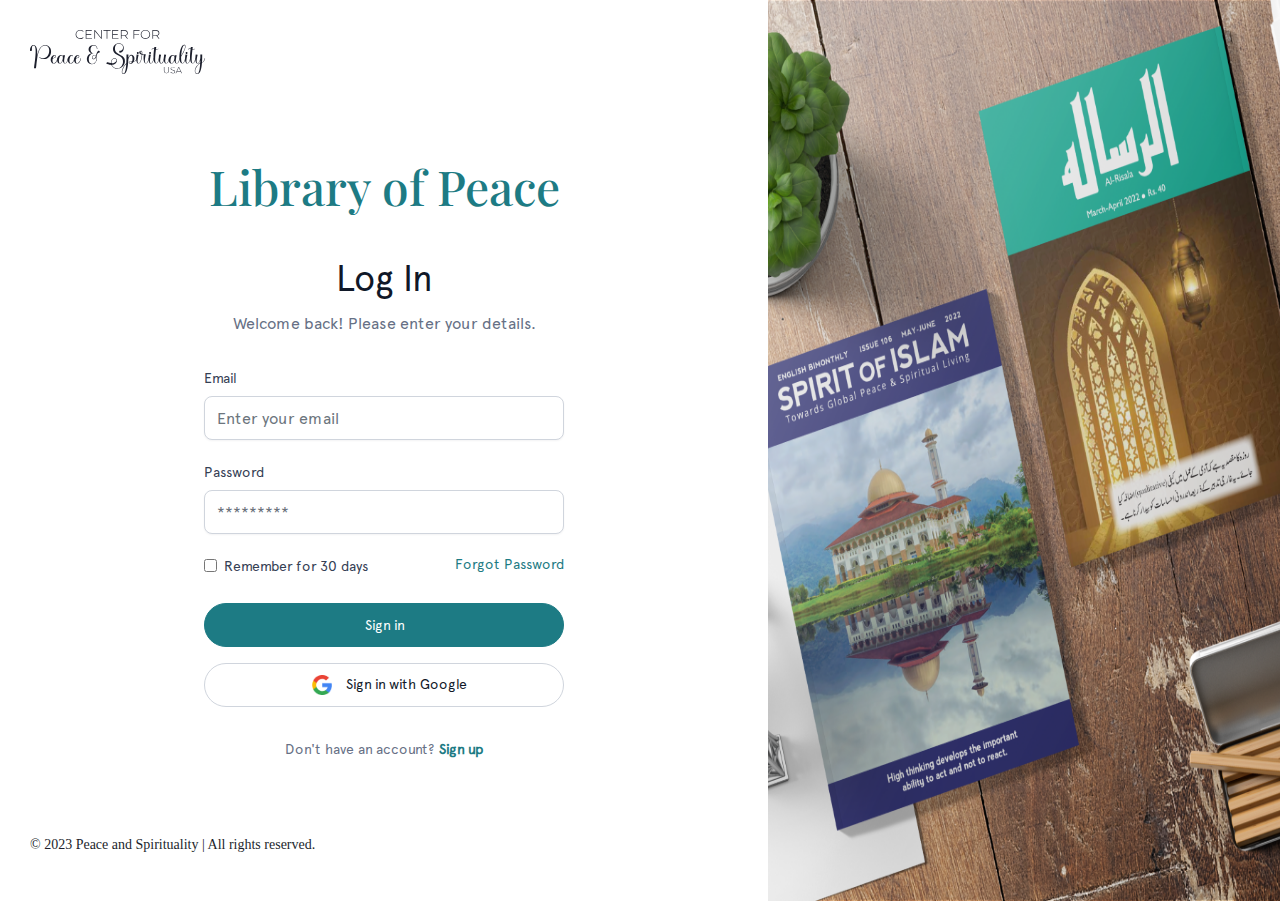
<file: signin.html>
<!DOCTYPE html>
<html lang="en">
  <head>
    <meta charset="UTF-8" />
    <meta name="viewport" content="width=device-width, initial-scale=1" />
    <title>Center For Peace and Spirituality - USA</title>
    <!-- favicon img -->
    <link rel="icon" type="image/x-icon" href="assets/img/index/logo.svg" />
    <!-- font awesome cdn  -->
    <link
      rel="stylesheet"
      href="https://cdnjs.cloudflare.com/ajax/libs/font-awesome/6.4.0/css/all.min.css" />
    <!-- Bootstrap css  -->
    <link rel="stylesheet" href="assets/css/bootstrap.min.css" />
    <!-- Custom css styles -->
    <link rel="stylesheet" href="./assets/css/style.min.css" />
  </head>
  <body style="background-image: none">
    <!-- preloader section start -->
    <div class="preloader">
      <div class="main-loader">
        <span class="loader1"></span>
        <span class="loader2"></span>
        <span class="loader3"></span>
      </div>
    </div>
    <!-- preloader section end -->

    <!-- login section start here  -->
    <section class="sign-in-section">
      <!-- left login content -->
      <div class="left-content">
        <a href="index.html" class="logo">
          <img src="assets/img/index/logo-color.svg" alt="logo" />
        </a>
        <div class="form-area">
          <div class="heading">
            <h2 class="title">Library of Peace</h2>
            <h4 class="sub-title">Log In</h4>
            <p class="text">Welcome back! Please enter your details.</p>
          </div>
          <div class="login-form">
            <form id="login-form">
              <div class="form-group">
                <label for="exampleInputEmail1">Email</label>
                <input
                  type="email"
                  class="form-control"
                  id="exampleInputEmail1"
                  aria-describedby="emailHelp"
                  placeholder="Enter your email" />
              </div>
              <div class="form-group">
                <label for="exampleInputPassword1">Password</label>
                <input
                  type="password"
                  class="form-control"
                  id="exampleInputPassword1"
                  placeholder="*********" />
              </div>
              <div class="form-group form-check">
                <div class="checkbox">
                  <input
                    type="checkbox"
                    class="form-check-input"
                    id="exampleCheck1" />
                  <label class="form-check-label" for="exampleCheck1">Remember
                    for 30 days</label>
                </div>
                <a href="#0">Forgot Password</a>
              </div>
              <button
                type="submit"
                class="btn btn-style-one"
                formaction="profile.html">
                Sign in
              </button>
              <button type="button" class="btn btn-style-one google">
                <img src="assets/img/login/google.png" alt="google" />
                Sign in with Google
              </button>
            </form>
            <p class="sign-up-alt">
              Don't have an account? <a href="profile.html">Sign up</a>
            </p>
          </div>
        </div>
        <div class="copyright">
          <p>© 2023 Peace and Spirituality | All rights reserved.</p>
        </div>
      </div>
      <!-- right login content -->
      <div class="right-content">
        <img src="assets/img/login//left-bg.png" alt="bg-img" />
      </div>
    </section>
    <!-- login section end here  -->

    <!-- All js file goes here -->
    <!-- Jquery js  -->
    <script src="assets/js/jquery-3.7.0.min.js"></script>
    <!-- Popper js  -->
    <script src="assets/js/popper.min.js"></script>
    <!-- Bootstrap js  -->
    <script src="assets/js/bootstrap.min.js"></script>
    <!-- Custom Script -->
    <script src="./assets/js/script.js"></script>
  </body>
</html>
</file>
<file: assets/css/style.min.css>
@import"https://fonts.googleapis.com/css2?family=Playfair+Display:ital,wght@0,400;0,500;0,600;0,700;0,800;0,900;1,400;1,500;1,600;1,700;1,800;1,900&display=swap";@font-face{font-family:"Apercu";src:url(../fonts/Apercu-Regular-2.ttf)}@media(min-width: 1200px){.container,.container-lg,.container-md,.container-sm,.container-xl{max-width:1285px}}::selection{color:#fff;background-color:#1d7b84}::-webkit-scrollbar{width:8px}::-webkit-scrollbar-track{background:#f6f6f6}::-webkit-scrollbar-thumb{background:#1d7b84;border-radius:4px}::-webkit-scrollbar-thumb:hover{background:#1c1f2c}.nice-select{border-radius:50px;max-height:38px;line-height:37px;outline:none;padding-left:12px;padding-right:28px}.nice-select .list{left:-100%}.nice-select.style-two{border-color:#1d7b84;color:#fff;background-color:#1d7b84}.nice-select.style-two::after{border-color:#fff}.nice-select .option{font-weight:500;font-size:16px;line-height:100%;color:#231f1e;padding:16px 38px}.nice-select .option:hover{color:#1d7b84}.nice-select.open .list{right:inherit;background:#fff;border:1px solid #eaecf0;box-shadow:0px 176px 70px rgba(0,0,0,.01),0px 99px 59px rgba(0,0,0,.05),0px 44px 44px rgba(0,0,0,.09),0px 11px 24px rgba(0,0,0,.1),0px 0px 0px rgba(0,0,0,.1);border-radius:8px;margin-top:25px}.nice-select:after{height:8px;width:8px}*{margin:0;padding:0;box-sizing:border-box}body{overflow-x:hidden;transition:all .5s ease-in-out;font-family:"Apercu";font-style:normal;background-image:url(../img/index/body-bg.png)}img{max-width:100%;vertical-align:middle;transition:all .3s}button{outline:none;border:none;display:inline-block}button:active{outline:none}button:focus{outline:none;box-shadow:none}.btn:focus{box-shadow:none}ul{list-style:none}a{text-decoration:none}a:hover{text-decoration:none;color:inherit}.logo-mb{width:80%}.section-padding{padding:120px 0}.btn-style-one,.btn-style-two{font-family:"Apercu";font-style:normal;font-weight:400;font-size:14px;white-space:nowrap;line-height:17px;color:#fff;padding:7px 14px;border:1px solid #fff;border-radius:50px;text-decoration:none;transition:all .3s ease;display:inline-block}.btn-style-one:hover,.btn-style-two:hover{background:#1d7b84;color:#fff;border:1px solid #1d7b84;text-decoration:none}.btn-style-one:focus,.btn-style-two:focus{outline:none}.btn-style-two{display:inline-block;background:#1d7b84;transition:all .3s ease;color:#fff;padding:15px 52px;font-size:18px;color:#fff;border:2px solid rgba(0,0,0,0)}.btn-style-two:focus{outline:none}.btn-style-two:hover{background-color:rgba(0,0,0,0);color:#1d7b84;border:2px solid #1d7b84}hr{border-top:2px solid #d9d9d9}.alt-title{font-family:"Playfair Display";font-style:normal;font-weight:600;font-size:86px;line-height:103px;text-align:center;letter-spacing:-0.01em;color:#fff;margin-bottom:-20px}.section-title .subtitle{font-family:"Playfair Display";font-style:italic;font-weight:400;font-size:24px;line-height:32px;color:#1c1f2c;margin-bottom:10px}.section-title .title{font-family:"Playfair Display";font-style:normal;font-weight:400;font-size:50px;line-height:125%;color:#1c1f2c}.hero-title{font-family:"Playfair Display";font-weight:600;font-size:86px;line-height:103px;color:#fff}.hero-text{font-weight:400;font-size:22px;line-height:120%;color:#fff}.swiper-button-next,.swiper-button-prev{background:#e8e8e8;color:#000;transition:all .3s ease;padding:25px;border-radius:50px}.swiper-button-next::after,.swiper-button-prev::after{font-size:20px}.swiper-button-next:hover,.swiper-button-prev:hover{background-color:#1d7b84;color:#fff}.swiper-button-next{margin-right:-80px}.swiper-button-prev{margin-left:-80px}.preloader{position:fixed;width:100vw;height:100vh;background:#1d7b84;z-index:100000000000000000000;display:flex;justify-content:center;align-items:center}.preloader .main-loader{position:fixed;left:50%;top:50%;transform:translate(-50%, -50%);width:60px;height:60px}.preloader .loader1{width:20px;height:20px;background-color:#fff;border-radius:50%;float:left;z-index:9;position:absolute;left:20px;top:20px;animation-name:pulse;animation-duration:2s;animation-iteration-count:infinite;transform-origin:center;animation-delay:0s;transition:transform .4s cubic-bezier(0.075, 0.82, 0.165, 1)}.preloader .loader2{width:40px;height:40px;background-color:#fff;border-radius:50%;float:left;z-index:8;opacity:.7;position:absolute;left:10px;top:10px;animation-name:pulse2;animation-duration:2s;animation-iteration-count:infinite;animation-delay:.3s;transform-origin:center;transition:transform .3s cubic-bezier(0.075, 0.82, 0.165, 1)}.preloader .loader3{width:60px;height:60px;background-color:#fff;border-radius:50%;float:left;z-index:7;opacity:.4;position:absolute;left:0;top:0;animation-name:pulse3;animation-duration:2s;animation-iteration-count:infinite;animation-delay:.5s;transform-origin:center;transition:transform .2s cubic-bezier(0.075, 0.82, 0.165, 1)}@keyframes pulse{from{transform:scale3d(1, 1, 1)}50%{transform:scale3d(0.2, 0.2, 0.2)}}@keyframes pulse2{from{transform:scale3d(1, 1, 1)}50%{transform:scale3d(0, 0, 0)}100%{transform:scale3d(1, 1, 1)}}@keyframes pulse3{from{transform:scale3d(1, 1, 1)}50%{transform:scale3d(0, 0, 0)}90%{transform:scale3d(1, 1, 1)}}.navbar-area{position:absolute;left:0;top:0%;width:100%;z-index:10}.navbar-area .navbar{padding:30px 50px}.navbar-area .nav-item.active .nav-link{position:relative;transition:all .3s ease}.navbar-area .nav-item.active .nav-link::after{position:absolute;left:50%;transform:translate(-50%, -50%);bottom:22%;content:"";transition:all .3s ease;width:90%;height:2%;background-color:#fff}.navbar-area .nav-item .nav-link{font-weight:500;font-size:18px;line-height:200%;color:#fff;margin:0 18px;white-space:nowrap;position:relative;transition:all .3s ease;display:inline-block}.navbar-area .nav-item .nav-link:hover::after{width:90%}.navbar-area .nav-item .nav-link::after{position:absolute;left:50%;transform:translate(-50%, -50%);bottom:22%;content:"";transition:all .3s ease;width:0%;height:2%;background-color:#fff}.navbar-area .button-group a{outline:none;border-radius:225px;color:#fff;position:relative;font-weight:500;font-size:20px;border:1px solid #fff;position:relative;transition:all .3s ease}.navbar-area .button-group a:active{outline:none}.navbar-area .button-group a.with-img{border:none}.navbar-area .button-group a.with-img img{height:44px;width:44px;border:1px solid #c5c5c5;border-radius:100px}.navbar-area .button-group a.with-img:hover{background-color:rgba(0,0,0,0) !important}.navbar-area .button-group a.login{transition:all .3s ease;min-height:44px;min-width:91px;font-weight:400;font-size:16px;line-height:32px;text-align:center;color:#fff}.navbar-area .button-group a.login:hover{border-color:#1d7b84;background-color:#1d7b84;color:#fff}.hero-area{padding-top:227px;padding-bottom:203px}.hero-area.hero-style-two{padding-top:115px;padding-bottom:155px}.hero-area.with-search{padding:175px 0}.hero-area .hero-content .hero-subtitle{font-family:"Playfair Display";font-style:italic;font-weight:400;font-size:48px;line-height:56px;color:#fff}.hero-area .hero-content .hero-title{margin-bottom:25px}.hero-area .hero-content .hero-text{max-width:827px;margin:auto}.single-books-item{margin-top:75px}.single-books-item .img-box{display:flex;justify-content:center;align-items:center;margin-bottom:30px}.single-books-item .img-box img{filter:drop-shadow(0px 4px 14px rgba(0, 0, 0, 0.12))}.single-books-item .content{text-align:center;padding:0 35px}.single-books-item .content .book-title{font-family:"Playfair Display";font-style:normal;font-weight:600;font-size:24px;line-height:30px;color:#1c1f2c}.single-books-item .content .book-des{margin-bottom:25px;margin-top:5px;font-weight:500;font-size:16px;line-height:25px;color:#7a808a;white-space:nowrap}.single-books-item .content .btn-style-one,.single-books-item .content .btn-style-two{border-color:#1c1f2c;color:#1c1f2c;border-width:1px;padding:14px 30px;min-width:128px;max-height:45px}.single-books-item .content .btn-style-one:hover,.single-books-item .content .btn-style-two:hover{border-color:#1d7b84;color:#fff}.footer-section{background:#eff2f8;padding:60px 0}.footer-section .footer-content{display:flex;justify-content:space-between;flex-wrap:wrap}.footer-section .footer-content .about p{margin-top:20px;font-weight:500;font-size:16px;line-height:120%;display:flex;align-items:center;color:#1c1f2c;max-width:255px}.footer-section .footer-content .footer-item .title{font-weight:700;font-size:20px;line-height:26px;text-transform:uppercase;color:#1c1f2c;margin-bottom:20px}.footer-section .footer-content .footer-item .links li{margin-bottom:15px}.footer-section .footer-content .footer-item .links li:last-child{margin-bottom:0px}.footer-section .footer-content .footer-item .links li a{font-weight:400;font-size:16px;line-height:26px;display:flex;align-items:center;color:#1c1f2c;transition:all .3s ease;position:relative;display:inline-block}.footer-section .footer-content .footer-item .links li a::after{content:"";position:absolute;left:0;bottom:0;width:0%;height:2px;background-color:#1d7b84;transition:all .3s ease}.footer-section .footer-content .footer-item .links li a:hover{color:#1d7b84}.footer-section .footer-content .footer-item .links li a:hover::after{width:100%}.copyright-section{padding-bottom:23px;background:#eff2f8}.copyright-section .copyright-items{display:flex;justify-content:space-between}.copyright-section .socials{display:flex}.copyright-section .socials li{text-align:center;height:35px;width:35px;background:#dfe5f1;border-radius:50%;line-height:35px;transition:all .3s ease;margin-left:12px;cursor:pointer}.copyright-section .socials li:first-child{margin-left:0px}.copyright-section .socials li a{color:#141518;font-size:15px;transition:all .3s ease}.copyright-section .socials li:hover{background-color:#1c1f2c}.copyright-section .socials li:hover a{color:#dfe5f1}.copyright-section .middle p{white-space:nowrap;font-weight:400;font-size:14px;line-height:32px;text-align:center;color:#1c1f2c}.copyright-section .right a{font-weight:400;font-size:14px;line-height:32px;text-align:center;color:#1c1f2c;transition:all .3 ease}.copyright-section .right a:hover{color:#1d7b84}.search-form-area{display:flex;justify-content:center;align-items:center;flex-direction:column}.search-form-area .search-form{margin-top:60px;margin-bottom:20px;max-height:65px;border-radius:50px;background:#fff;position:relative;height:65px;width:100%;max-width:670px}.search-form-area .search-form input{outline:none;border:none;background-color:rgba(0,0,0,0);position:absolute;left:3%;top:0;width:85%;height:100%;font-style:normal;font-weight:400;font-size:20px;line-height:27px;color:#6d767e}.search-form-area .search-form .icon{background:#1d7b84;height:50px;width:50px;border-radius:50%;line-height:25px;margin-left:inherit;cursor:pointer;transition:all .3s ease;position:absolute;right:2%;top:50%;transform:translate(10%, -48%);border:2px solid rgba(0,0,0,0)}.search-form-area .search-form .icon:hover{border-color:#1d7b84;background-color:rgba(0,0,0,0)}.search-form-area .search-form .icon:hover svg path{stroke:#1d7b84}.search-form-area .search-form .icon svg path{stroke:#fff}.search-form-area .popular-search{display:flex;justify-content:center}.search-form-area .popular-search .search-title{white-space:nowrap;font-style:normal;font-weight:400;font-size:16px;line-height:32px;color:#fff}.search-form-area .popular-search .search-item{flex-wrap:wrap;display:flex;justify-content:center;align-items:center}.search-form-area .popular-search .search-item li{margin-left:16px}.single-book-item{width:23%;margin-bottom:32px;max-width:220px}.single-book-item .img-box{position:relative}.single-book-item .img-box .fav{position:absolute;right:4%;top:4%;height:36px;width:36px;background-color:#fff;border-radius:50%;display:flex;justify-content:center;align-items:center;cursor:pointer;transition:all .3s ease}.single-book-item .img-box .fav.active,.single-book-item .img-box .fav:hover{background-color:#1d7b84;color:#fff}.single-book-item .content{display:flex;flex-direction:column;justify-content:space-between}.single-book-item .content .title{min-height:50px;margin:16px 0;font-weight:700;font-size:20px;line-height:120%;color:#231f1e}.single-book-item .content .des li{font-weight:500;font-size:16px;line-height:135%;color:#8e939c;margin-bottom:5px}.single-book-item .content .des li span{color:#444140}.single-book-item .content .btn-style-one,.single-book-item .content .btn-style-two{color:#231f1e;border-color:#231f1e;font-size:16px;padding:12px 50px;font-weight:500}.single-book-item .content .btn-style-one:hover,.single-book-item .content .btn-style-two:hover{border-color:#1d7b84;color:#fff}.pagination-box{margin:30px 0;display:flex;justify-content:center}.pagination-box .pagination li{margin:0 10px;height:56px;width:56px;border-radius:50px;border:2px solid #ddd;text-align:center;line-height:53px;cursor:pointer;transition:all .3s ease}.pagination-box .pagination li.active{background-color:#1d7b84;border-color:rgba(0,0,0,0)}.pagination-box .pagination li.active a{color:#fff !important}.pagination-box .pagination li:hover{border-color:#1d7b84}.pagination-box .pagination li:hover a{color:#1d7b84}.pagination-box .pagination li a{font-family:"Apercu";font-style:normal;font-weight:400;font-size:16px;line-height:26px;text-align:center;color:#7a808a}@media only screen and (max-width: 480px){.pagination-box .pagination li{height:40px;width:40px;line-height:37px}.pagination-box .pagination li a{font-size:14px}}@media only screen and (max-width: 380px){.pagination-box .pagination li{height:35px;width:35px;line-height:32px;margin:0 5px}.pagination-box .pagination li a{font-size:14px}}.year-range-slider{background:#fff;border:1px solid #ebebeb;box-shadow:0px 4px 7px rgba(0,0,0,.03);border-radius:5px;padding:16.5px;margin-bottom:10px}.year-range-slider .title{font-weight:500;font-size:18px;color:#111}.year-range-slider .slider-box{margin-top:-17px}.year-range-slider .irs--round .irs-bar{background-color:#1d7b84}.year-range-slider .irs--round .irs-handle{background-color:#1d7b84;border-color:#fff;box-shadow:0px 0px 0px 3px #1d7b84;cursor:pointer}.year-range-slider .irs--round .irs-handle.state_hover,.year-range-slider .irs--round .irs-handle:hover{background-color:#fff}.year-range-slider .irs--round .irs-handle{width:16px;height:16px;top:32px}.year-range-slider .irs--round .irs-line,.year-range-slider .irs--round .irs-bar{height:10px;cursor:pointer}.year-range-slider .irs--round .irs-from,.year-range-slider .irs--round .irs-to,.year-range-slider .irs--round .irs-single,.year-range-slider .irs--round .irs-single:before,.year-range-slider .irs--round .irs-min,.year-range-slider .irs--round .irs-max{display:none}.year-range-slider .output{margin-top:20px;display:flex;justify-content:space-between;align-items:center;text-align:right;position:relative}.year-range-slider .output input.val-show{border:none;outline:none;width:40%;display:inline-block;font-weight:500;font-size:16px;line-height:30px;color:#1c1f2c;text-align:right;background-color:rgba(0,0,0,0)}.year-range-slider .output input.val-show:first-child{text-align:left;padding-left:15px}.filter-select-item{background:#fff;border:1px solid #ebebeb;box-shadow:0px 4px 7px rgba(0,0,0,.03);border-radius:5px;margin-bottom:10px}.filter-select-item.year .control{margin-bottom:18px}.filter-select-item .card .card-header{padding:0}.filter-select-item .card .card-header button{background-color:#fff;padding:20px 16px;width:100%;text-align:left;display:flex;justify-content:space-between;font-weight:500;font-size:18px;color:#111;align-items:center}.filter-select-item .card .card-header button i{transition:all .3s ease}.filter-select-item .card .card-header button.collapsed i{transform:rotate(180deg)}.filter-select-item .control{display:flex;justify-content:space-between;position:relative;padding-left:30px;margin-bottom:0px;cursor:pointer;font-weight:400;font-size:16px;color:#7a808a;text-transform:capitalize}.filter-select-item .control input{position:absolute;z-index:-1;opacity:0}.filter-select-item .control__indicator{position:absolute;top:2px;left:0;height:20px;width:20px;border-radius:4px;background:rgba(0,0,0,0);border:2px solid #7a808a}.filter-select-item .control--radio .control__indicator{border-radius:50%}.filter-select-item .control:hover input~.control__indicator{background:#1d7b84;border-color:rgba(0,0,0,0)}.filter-select-item .control input:checked~.control__indicator{background:#1d7b84;border-color:rgba(0,0,0,0)}.filter-select-item .control:hover input:not([disabled]):checked~.control__indicator{background:#1d7b84}.filter-select-item .control input:checked:focus~.control__indicator{background:#1d7b84}.filter-select-item .control input:disabled~.control__indicator{pointer-events:none}.filter-select-item .control__indicator:after{content:"";position:absolute;display:none}.filter-select-item .control input:checked~.control__indicator:after{display:block}.filter-select-item .control--checkbox .control__indicator:after{left:6px;top:1px;width:6px;height:11px;border:solid #fff;border-width:0 2px 2px 0;transform:rotate(46deg)}.filter-select-item .control--radio .control__indicator:after{left:7px;top:7px;height:6px;width:6px;border-radius:50%;background:#fff}.header-style-one-section{background-position:center;background-size:cover;background-repeat:no-repeat}.header-style-one-section.with-title-search .hero-content .hero-title{margin-bottom:-20px}.header-style-one-section.with-title .hero-area{padding-top:110px;padding-bottom:180px}.header-style-one-section.with-title .hero-area .hero-content .hero-title{margin-bottom:-105px}.header-style-one-section.bg-img-none{height:590px;background:#fbf9f8}.header-style-one-section.bg-img-none .navbar .nav-item.active .nav-link{font-weight:700}.header-style-one-section.bg-img-none .navbar .nav-item.active .nav-link::after{height:2px;background-color:#1c1f2c}.header-style-one-section.bg-img-none .navbar .nav-item .nav-link{color:#1c1f2c}.header-style-one-section.bg-img-none .navbar .button-group a.login{border-width:2px;color:#1c1f2c;border-color:#1c1f2c}.header-style-one-section.bg-img-none .navbar .button-group a.login:hover{border-color:#1d7b84;color:#fff}.magazine-item{width:23%;margin-bottom:15px;background-color:#fff;padding:16px 10px;border:1px solid #ededed}.magazine-item .content .mag-title{font-weight:700;font-size:20px;line-height:120%;color:#231f1e;margin-top:30px;margin-bottom:10px}.magazine-item .content p{font-weight:500;font-size:16px;line-height:135%;margin-bottom:30px;color:#7a808a;opacity:.85}.magazine-item .content p span{opacity:100;color:#231f1e;font-weight:600}.magazine-item .content .btn-style-one,.magazine-item .content .btn-style-two{display:inline-block;width:100%;background-color:rgba(0,0,0,0);text-align:center;color:#231f1e;border-color:#231f1e;padding:12px 0}.magazine-item .content .btn-style-one:hover,.magazine-item .content .btn-style-two:hover{border-color:#1d7b84;color:#fff;background-color:#1d7b84}#reset-filter-btn{background-color:rgba(0,0,0,0);font-weight:400;font-size:16px;line-height:26px;display:flex;align-items:center;text-align:center;color:#7a808a;transition:all .3s;padding:10px}#reset-filter-btn img{margin-right:10px}#reset-filter-btn:hover{color:#1c1f2c}.breadcrumb-section{padding-top:150px;padding-bottom:80px}.breadcrumb-section .breadcrumb-title{font-family:"Playfair Display";font-weight:600;font-size:86px;color:#fff;text-align:center}@media only screen and (max-width: 991px){.breadcrumb-section .breadcrumb-title{font-size:73px}}@media only screen and (max-width: 768px){.breadcrumb-section .breadcrumb-title{font-size:52px}}@media only screen and (max-width: 520px){.breadcrumb-section .breadcrumb-title{font-size:48px}}@media only screen and (max-width: 480px){.breadcrumb-section .breadcrumb-title{font-size:41px}}@media only screen and (max-width: 420px){.breadcrumb-section .breadcrumb-title{font-size:37px}}@media only screen and (max-width: 380px){.breadcrumb-section .breadcrumb-title{font-size:42px}}@media only screen and (max-width: 340px){.breadcrumb-section .breadcrumb-title{font-size:27px}.breadcrumb-section{padding-top:140px;padding-bottom:60px}}.single-search-item{background:#fff;border:1px solid #ebebeb;border-radius:8px;padding:20px;margin-bottom:25px;display:flex;justify-content:space-between}.single-search-item .img-box{margin-right:29px;min-width:150px}.single-search-item .content .description{font-weight:400;font-size:16px;line-height:22px;color:#667085}.single-search-item .content .description .light{font-weight:600;color:#1c1f2c}.single-search-item .content .description br{content:"";display:block;margin:20px 0}.single-search-item .content .read-btn{display:block;text-align:left;font-family:"Inter";font-style:normal;font-weight:600;font-size:16px;line-height:24px;color:#7a808a;position:relative;margin:24px 0;transition:all .3s ease}.single-search-item .content .read-btn i{font-size:16px;margin-left:5px}.single-search-item .content .read-btn::after{transition:all .3s ease;position:absolute;left:0;bottom:0;width:0px;height:2px;background-color:#1d7b84;content:""}.single-search-item .content .read-btn:hover{color:#1d7b84}.single-search-item .content .read-btn:hover::after{width:100px}.single-search-item .content .btn-group li{margin:0 8px}.single-search-item .content .btn-group li:first-child{margin-left:0px}.single-search-item .content .btn-group .btn-style-one,.single-search-item .content .btn-group .btn-style-two{border-width:1px;border-color:#1c1f2c;color:#1c1f2c;background-color:rgba(0,0,0,0)}.single-search-item .content .btn-group .btn-style-one svg,.single-search-item .content .btn-group .btn-style-two svg{transition:all .3s ease;stroke:#1c1f2c}.single-search-item .content .btn-group .btn-style-one:hover,.single-search-item .content .btn-group .btn-style-two:hover{border-color:#1d7b84;color:#1d7b84;background:#eefafb}.single-search-item .content .btn-group .btn-style-one:hover svg,.single-search-item .content .btn-group .btn-style-two:hover svg{stroke:#1d7b84}.single-search-item{background:#fff;border:1px solid #ebebeb;border-radius:8px;padding:20px;margin-bottom:25px;display:flex;justify-content:space-between}.single-search-item .img-box{margin-right:29px;min-width:150px}.single-search-item .content .description{font-weight:400;font-size:16px;line-height:22px;color:#667085}.single-search-item .content .description .light{font-weight:600;color:#1c1f2c}.single-search-item .content .description br{content:"";display:block;margin:20px 0}.single-search-item .content .read-btn{display:block;text-align:left;font-family:"Inter";font-style:normal;font-weight:600;font-size:16px;line-height:24px;color:#7a808a;position:relative;margin:24px 0;transition:all .3s ease}.single-search-item .content .read-btn i{font-size:16px;margin-left:5px}.single-search-item .content .read-btn::after{transition:all .3s ease;position:absolute;left:0;bottom:0;width:0px;height:2px;background-color:#1d7b84;content:""}.single-search-item .content .read-btn:hover{color:#1d7b84}.single-search-item .content .read-btn:hover::after{width:100px}.single-search-item .content .btn-group li{margin:0 8px}.single-search-item .content .btn-group li:first-child{margin-left:0px}.single-search-item .content .btn-group .btn-style-one,.single-search-item .content .btn-group .btn-style-two{border-width:1px;border-color:#1c1f2c;color:#1c1f2c;background-color:rgba(0,0,0,0)}.single-search-item .content .btn-group .btn-style-one svg,.single-search-item .content .btn-group .btn-style-two svg{transition:all .3s ease;stroke:#1c1f2c}.single-search-item .content .btn-group .btn-style-one:hover,.single-search-item .content .btn-group .btn-style-two:hover{border-color:#1d7b84;color:#1d7b84;background:#eefafb}.single-search-item .content .btn-group .btn-style-one:hover svg,.single-search-item .content .btn-group .btn-style-two:hover svg{stroke:#1d7b84}.user-profile-view{margin-bottom:60px;margin-top:145px}.user-profile-view .content{border:1px solid #ededed;border-radius:15px;padding:16px}.user-profile-view .content .bg-img{position:relative}.user-profile-view .content .bg-img .user-img{position:absolute;height:156px;width:152px;left:2%;bottom:-20px;border-radius:50%;border:2px solid #fff}.user-profile-view .content .designation{margin-top:35px;display:flex;justify-content:space-between;align-items:center;padding-left:25px}.user-profile-view .content .designation .left{display:flex;align-items:center;justify-content:space-between}.user-profile-view .content .designation .left .identity .name{font-weight:700;font-size:36px;line-height:125%;color:#1c1f2c}.user-profile-view .content .designation .left .identity .email{white-space:nowrap;font-weight:400;font-size:24px;color:#7a808a;display:flex;justify-content:center;align-items:center}.user-profile-view .content .designation .left .identity .email i{font-size:20px;color:#7a808a;margin-right:8px}.user-profile-view .content .designation .left .edit-btn{height:41px;width:91px;font-weight:400;font-size:16px;line-height:125%;color:#fff;border-radius:100px;background-color:#1d7b84;transition:all .3s ease;border:1px solid #1d7b84;white-space:nowrap;display:flex;justify-content:center;align-items:center;border-radius:8px;margin-left:30px}.user-profile-view .content .designation .left .edit-btn:hover{border-color:#1c1f2c;background-color:rgba(0,0,0,0);color:#1c1f2c}.user-profile-view .content .designation .btn-groups{display:flex}.user-profile-view .content .designation .btn-groups .btn-round{height:54px;font-weight:400;font-size:16px;line-height:125%;color:#1c1f2c;border-radius:100px;padding:17px 20px;background-color:rgba(0,0,0,0);transition:all .3s ease;border:1px solid #1c1f2c;display:flex;justify-content:center;align-items:center;white-space:nowrap}.user-profile-view .content .designation .btn-groups .btn-round svg{margin-right:8px}.user-profile-view .content .designation .btn-groups .btn-round svg path{stroke:#1c1f2c}.user-profile-view .content .designation .btn-groups .btn-round:hover{border-color:#1d7b84;color:#fff;background-color:#1d7b84}.user-profile-view .content .designation .btn-groups .btn-round:hover svg path{stroke:#fff}.user-profile-view .content .designation .btn-groups .btn-round:first-child{margin-right:10px}.saved-book-table.without-percentage thead th:nth-child(4){text-align:center}.saved-book-table.without-percentage thead th:nth-child(5){pointer-events:none;user-select:none;opacity:0;text-align:right}.saved-book-table.without-percentage tbody tr .btn-reading{display:flex;justify-content:center}.saved-book-table thead th{white-space:nowrap;font-weight:700;font-size:20px;line-height:135%;color:#7a808a;text-align:left;padding:29px 5px}.saved-book-table thead th:nth-child(5){text-align:center}.saved-book-table thead th:nth-child(6){pointer-events:none;user-select:none;opacity:0}.saved-book-table tbody tr{border-top:1px dashed #1c1f2c;border-bottom:1px dashed #1c1f2c}.saved-book-table tbody tr td{white-space:nowrap;min-width:max-content;padding:12px 16px}.saved-book-table tbody tr:nth-child(odd){background:#f4f6fa}.saved-book-table tbody tr img{height:65px;width:44px;border-radius:2px}.saved-book-table tbody tr .status{text-align:center}.saved-book-table tbody tr .status button{background-color:rgba(0,0,0,0)}.saved-book-table tbody tr .status button svg path{stroke:#1c1f2c}.saved-book-table tbody tr .status button.active svg,.saved-book-table tbody tr .status button:hover svg{fill:#1d7b84}.saved-book-table tbody tr .status button.active svg path,.saved-book-table tbody tr .status button:hover svg path{stroke:#1d7b84}.saved-book-table tbody tr .img-with-text{display:flex;align-items:center}.saved-book-table tbody tr .img-with-text .img-box{height:65px;width:44px}.saved-book-table tbody tr .img-with-text .about{margin-top:15px;margin-left:15px}.saved-book-table tbody tr .img-with-text .about .name{font-weight:700;font-size:20px;line-height:120%;color:#231f1e;white-space:nowrap}.saved-book-table tbody tr .img-with-text .about .pub{white-space:nowrap;font-weight:500;font-size:16px;line-height:135%;color:#7a808a}.saved-book-table tbody tr .img-with-text .about .pub span{color:#1c1f2c;font-weight:500}.saved-book-table tbody tr .read .read-percentage-box .percent{width:283px;font-size:16px;text-align:right;color:#1c1f2c;opacity:.85}.saved-book-table tbody tr .read .read-percentage-box .main-line{position:relative;width:283px;height:8px;background:#d8dfed;border-radius:100px}.saved-book-table tbody tr .read .read-percentage-box .main-line .percentage-line{position:absolute;left:0;top:0;width:50%;height:100%;background:#24cb4a;border-radius:100px}.saved-book-table tbody tr .btn-style-one,.saved-book-table tbody tr .btn-style-two{color:#1c1f2c;border-color:#1c1f2c}.saved-book-table tbody tr .btn-style-one:hover,.saved-book-table tbody tr .btn-style-two:hover{color:#fff;border-color:#1d7b84;background-color:#1d7b84}.book-read-menu-section{width:100vw;background:rgba(28,31,44,.65);box-shadow:0px 4px 4px rgba(0,0,0,.25);position:fixed;z-index:-10000;left:0;top:0;opacity:0;transition:all .3s ease}.book-read-menu-section.active{z-index:10000;opacity:100}.book-read-menu-section .top-fixed-area{z-index:10000;background-color:#fff}.book-read-menu-section .top-fixed-area .content{display:flex;justify-content:space-between;align-items:center;padding:0 70px;padding-top:30px;padding-bottom:24px;transition:all .5s ease-in-out;max-height:90px}.book-read-menu-section .top-fixed-area .content.active-toggle{transition:all .5s ease-in-out;max-height:350px;overflow:inherit;opacity:100}.book-read-menu-section .top-fixed-area .content .left img img{min-width:115px}.book-read-menu-section .top-fixed-area .content .left .button-toggle{background-color:#dbdbdb;height:36px;width:50px;border-radius:4px;display:flex;flex-direction:column;justify-content:center;align-items:center;transition:all .3s ease;display:none}.book-read-menu-section .top-fixed-area .content .left .button-toggle span{width:60%;height:2px;background-color:#1c1f2c;transition:all .3s ease}.book-read-menu-section .top-fixed-area .content .left .button-toggle span:nth-child(2){margin:5px 0}.book-read-menu-section .top-fixed-area .content .left .button-toggle:focus{border-color:#1d7b84;background-color:#1d7b84}.book-read-menu-section .top-fixed-area .content .left .button-toggle:focus span{background-color:#fff}.book-read-menu-section .top-fixed-area .content .right,.book-read-menu-section .top-fixed-area .content .middle,.book-read-menu-section .top-fixed-area .content .left{display:flex;justify-content:space-between;align-items:center}.book-read-menu-section .top-fixed-area .content .nice-select .list{left:0}.book-read-menu-section .top-fixed-area .content .nice-select .option{width:225px;overflow:hidden;text-overflow:ellipsis}.book-read-menu-section .top-fixed-area .content .font-cover-select{width:225px}.book-read-menu-section .top-fixed-area .content .font-cover-select .option:first-child{display:none}.book-read-menu-section .top-fixed-area .content .font-cover-select .current{width:180px;text-overflow:ellipsis;overflow:hidden;display:inline-block}.book-read-menu-section .top-fixed-area .content .font-cover-select .item .count{margin-left:50px}.book-read-menu-section .top-fixed-area .content .translate-to{width:160px;margin:0 8px}.book-read-menu-section .top-fixed-area .content .translate-to .option:first-child{display:none}.book-read-menu-section .top-fixed-area .content .translate-to:before{font-family:"Font Awesome 5 Free";font-weight:900;content:"";margin-right:10px;color:rgba(0,0,0,.45)}.book-read-menu-section .top-fixed-area .content .search-form{position:relative;background:#fff;border:1px solid #c5c5c5;border-radius:100px;height:40px;width:227px;overflow:hidden}.book-read-menu-section .top-fixed-area .content .search-form input{position:absolute;left:0;top:0;width:100%;height:100%;border:none;outline:none;padding:0 15px;padding-right:35px}.book-read-menu-section .top-fixed-area .content .search-form i{position:absolute;right:2%;top:50%;transform:translate(-50%, -50%);color:#c5c5c5}.book-read-menu-section .top-fixed-area .content button{background-color:rgba(0,0,0,0)}.book-read-menu-section .top-fixed-area .content button.book-mark{height:25px;width:25px}.book-read-menu-section .top-fixed-area .content .zoom,.book-read-menu-section .top-fixed-area .content .copy-read{margin:0 32px}.book-read-menu-section .top-fixed-area .content .zoom button,.book-read-menu-section .top-fixed-area .content .copy-read button{margin:0 8px}.book-read-menu-section .top-fixed-area .content .next-prev button{margin:0 10px}.book-read-menu-section .top-fixed-area .content .others{border:none}.book-read-menu-section .top-fixed-area .content .others .current{display:none}.book-read-menu-section .top-fixed-area .content .others .option:first-child{display:none}.book-read-menu-section .top-fixed-area .content .others::after{display:none}.book-read-menu-section .top-fixed-area .content .others:before{font-family:"Font Awesome 5 Free";font-weight:900;content:"";transform:rotate(0deg);color:#1c1f2c;font-size:20px;display:inline-block;margin-top:2px}.book-read-menu-section .top-fixed-area .content .others .show-others{display:none}.book-read-menu-section .top-fixed-area .content .others .list{left:-100%}.book-read-section{width:100vw;height:calc(100vh - 90px);margin-top:90px;overflow-x:hidden;background:rgba(28,31,44,.65);box-shadow:0px 4px 4px rgba(0,0,0,.25);position:fixed;z-index:-100000000;left:0;top:0;opacity:0}.book-read-section.active{opacity:100;z-index:100}.book-read-section.double-page{background:rgba(28,31,44,.65);box-shadow:0px 4px 4px rgba(0,0,0,.25)}.book-read-section.double-page .book-wrapper{width:90vw;margin:auto;display:flex;flex-wrap:wrap}.book-read-section.double-page .book-wrapper .page-wrapper{max-width:100%;width:49.8%;position:relative;display:none}.book-read-section.double-page .book-wrapper .page-wrapper.current{display:inline-flex;position:relative}.book-read-section.double-page .book-wrapper .page-wrapper.current:after{position:absolute;left:100%;top:50%;transform:translate(-50%, -50%);height:100%;width:10px;z-index:10;content:"";background:#7a808a;filter:blur(6.5px)}.book-read-section.double-page .book-wrapper .page-wrapper .cover-page{height:1312px}.book-read-section.double-page .book-wrapper .page-wrapper .page{margin-bottom:8px;box-shadow:0px 176px 70px rgba(0,0,0,.01),0px 99px 59px rgba(0,0,0,.05),0px 44px 44px rgba(0,0,0,.09),0px 11px 24px rgba(0,0,0,.1),0px 0px 0px rgba(0,0,0,.1)}.book-read-section .book-wrapper .page-wrapper{max-width:850px;width:100%;margin:auto}.book-read-section .book-wrapper .page-wrapper .page{margin-bottom:12px;padding:120px;background-color:#fff;color:#1c1f2c;font-weight:500;font-size:24px;min-height:1200px}.book-read-section .book-wrapper .page-wrapper .page.cover-page{padding:0;margin-top:0;background-color:rgba(0,0,0,0)}.book-read-section .book-wrapper .page-wrapper .page.cover-page img{width:100%;height:100%}.book-read-section .book-wrapper .page-wrapper .page .text{margin-bottom:70px}.book-read-section .book-wrapper .page-wrapper .page .text::selection{background-color:rgba(187,207,250,.5490196078);color:#1c1f2c}.selection-popup-btns-wrapper #book-read-selection-popup{position:absolute;opacity:0;transition:all .3s ease-in-out;z-index:1000 !important;background:#fff;border:1px solid #e5e7eb;box-shadow:0px 176px 70px rgba(0,0,0,.01),0px 99px 59px rgba(0,0,0,.05),0px 44px 44px rgba(0,0,0,.09),0px 11px 24px rgba(0,0,0,.1),0px 0px 0px rgba(0,0,0,.1);border-radius:9px;transform:scale(0);opacity:0;padding:8px 0}.selection-popup-btns-wrapper #book-read-selection-popup.active{opacity:100;transform:scale(1)}.selection-popup-btns-wrapper #book-read-selection-popup button{background-color:rgba(0,0,0,0);width:30px;height:30px;border-radius:4px;margin:0 5px;transition:all .3s ease}.selection-popup-btns-wrapper #book-read-selection-popup button svg path{stroke:#1c1f2c}.selection-popup-btns-wrapper #book-read-selection-popup button:hover{background-color:#1d7b84}.selection-popup-btns-wrapper #book-read-selection-popup button:hover svg path{stroke:#fff}.translate-box{background:#fff;border:1px solid #e5e7eb;box-shadow:0px 176px 70px rgba(0,0,0,.01),0px 99px 59px rgba(0,0,0,.05),0px 44px 44px rgba(0,0,0,.09),0px 11px 24px rgba(0,0,0,.1),0px 0px 0px rgba(0,0,0,.1);border-radius:8px;max-width:345px;width:100%;position:fixed;top:calc(50% - 175px);left:calc(50% - 175px);z-index:1000;padding:16px 16px;transform:scale(0);transition:all .3s ease}.translate-box.active{transform:scale(1)}.translate-box .wrapper .content .btns{display:flex;justify-content:space-between;align-items:center}.translate-box .wrapper .content .btns .current{color:#2563eb}.translate-box .wrapper .content .btns .reverse{background-color:rgba(0,0,0,0)}.translate-box .wrapper .content .bottom-area{display:flex;flex-direction:column}.translate-box .wrapper .content textarea{height:110px;border:1px solid #e5e7eb;border-radius:8px;width:100%;padding:12px;user-select:all;margin:16px 0}.translate-box .wrapper .content textarea:focus{outline:none}.translate-box .wrapper .content #translate-btn{width:100%;color:#fff;background-color:#1d7b84;border-color:#1d7b84}.translate-box .wrapper .content #translate-btn:hover{color:#1c1f2c;background-color:rgba(0,0,0,0);border-color:#1c1f2c}.resource-box{background:#fff;border:1px solid #e5e7eb;box-shadow:0px 176px 70px rgba(0,0,0,.01),0px 99px 59px rgba(0,0,0,.05),0px 44px 44px rgba(0,0,0,.09),0px 11px 24px rgba(0,0,0,.1),0px 0px 0px rgba(0,0,0,.1);border-radius:8px;max-width:400px;width:100%;position:fixed;top:calc(50% - 200px);left:calc(50% - 200px);z-index:1000;padding:16px 16px;transform:scale(0);transition:all .3s ease}.resource-box.active{transform:scale(1)}.resource-box .top-text-area .title{font-style:italic;font-weight:400;font-size:14px;line-height:20px;color:#1c1f2c}.resource-box .nav-tabs-area .nav .nav-link{font-weight:700;font-size:16px;line-height:20px;color:#7a808a}.resource-box .nav-tabs-area .nav .nav-link.active{color:#1d7b84;background-color:rgba(0,0,0,0)}.resource-box .nav-tabs-area .text-area-box textarea{height:110px;border:1px solid #e5e7eb;border-radius:8px;width:100%;padding:12px;user-select:all;margin:16px 0;height:150px;position:relative;color:#1c1f2c}.resource-box .nav-tabs-area .text-area-box textarea:focus{outline:none}.resource-box .nav-tabs-area .text-area-box img{position:absolute;right:5%;bottom:16%;cursor:pointer}.book-section{height:100%;width:100%;margin:20px 0;text-align:center;min-height:max-content}.book-section ::-webkit-scrollbar{width:4px}.book-section>.container{height:100%;width:90vw;position:relative;border-radius:2%;margin-bottom:30px;perspective:1200px;min-height:max-content}.container>.right{position:absolute;height:100%;width:50%;min-height:max-content;transition:.7s ease-in-out;transform-style:preserve-3d}.container>.right .page-content{padding:60px;font-size:20px}.container>.right .page-content .text{margin-bottom:20px}.container>.right .page-content .text::selection{background-color:rgba(187,207,250,.5490196078);color:#1c1f2c}.book-section>.container>.right{right:0;transform-origin:left;border-radius:10px 0 0 10px;text-align:left}.right>figure.front,.right>figure.back{margin:0;height:100%;width:100%;position:absolute;left:0;top:0;background-size:200%;background-repeat:no-repeat;backface-visibility:hidden;background-color:#fff;overflow:hidden}.right>figure.front{overflow-y:scroll;background-position:right;border-radius:0 10px 10px 0;box-shadow:2px 2px 15px -2px rgba(0,0,0,.2)}.right>figure.back{overflow-y:scroll;background-position:left;border-radius:10px 0 0 10px;box-shadow:-2px 2px 15px -2px rgba(0,0,0,.2);transform:rotateY(180deg)}.flip{transform:rotateY(-180deg)}.book-section>button{border:2px solid #ef9f00;background-color:rgba(0,0,0,0);color:#ef9f00;padding:10px 20px;border-radius:5px;cursor:pointer;margin:10px;transition:.3s ease-in-out}.book-section>button:focus,.book-section>button:active{outline:none}.book-section>button:hover{background-color:#ef9f00;color:#fff}.front#cover,.back#back-cover{background-color:#ffcb63;text-align:left;padding:0 30px;position:relative;background-size:cover;background-position:center;background-repeat:no-repeat}.front#cover img,.back#back-cover img{position:absolute;left:0;top:0;width:100%;height:100%}.about-section .video-box{margin:auto;max-width:840px;height:445px;border-radius:24px;position:relative;overflow:hidden}.about-section .video-box video{position:absolute;left:0;top:0;width:100%;height:100%;z-index:9;object-fit:fill}.about-section .video-box #video-play-btn{position:absolute;left:50%;top:50%;transform:translate(-50%, -50%);z-index:10;background-color:rgba(0,0,0,0)}.about-section .video-box #video-play-btn i{font-size:72px;color:#fff;opacity:.7}.about-section .about-content{margin-top:45px}.about-section .about-content span{font-family:"Playfair Display Italic";font-style:italic;font-weight:400;font-size:24px;line-height:32px;color:#1c1f2c}.about-section .about-content .title{font-family:"Playfair Display";font-style:normal;font-weight:400;font-size:50px;line-height:125%;color:#1c1f2c;margin-top:10px;margin-bottom:25px}.about-section .about-content .about{font-style:normal;font-weight:400;font-size:16px;line-height:24px;letter-spacing:-0.01em;color:#1c1f2c;text-align:left}.best-book-section{background:#f6f6f6}.want-to-get-section{padding:100px 0}.want-to-get-section .content{max-width:603px;margin:auto}.want-to-get-section .content .title{font-family:"Playfair Display";font-style:normal;font-weight:600;font-size:72px;line-height:120%;text-align:center;letter-spacing:-0.01em;color:#1c1f2c}.want-to-get-section .content .des{font-family:"Apercu";font-style:normal;font-weight:400;font-size:22px;line-height:28px;text-align:center;letter-spacing:-0.01em;color:#7a808a;margin-top:24px;margin-bottom:36px}.want-to-get-section .content .subscribe{display:block;margin:auto}.want-to-get-section .marquee-area{margin-top:75px;min-height:420px;overflow:hidden}.want-to-get-section .marquee-area .img-gallery{position:relative}.want-to-get-section .marquee-area .img-gallery .marquee-content{display:flex;justify-content:space-around;min-width:100vw}.want-to-get-section .marquee-area .img-gallery .marquee-content .img-box:nth-child(2){margin-top:180px}.want-to-get-section .marquee-area .img-gallery .marquee-content .img-box:nth-child(3),.want-to-get-section .marquee-area .img-gallery .marquee-content .img-box:nth-child(6){margin-top:95px}.want-to-get-section .marquee-area .img-gallery .marquee-content .img-box:nth-child(4){margin-top:215px;margin-left:14px}.want-to-get-section .marquee-area .img-gallery .marquee-content .img-box:nth-child(7){margin-top:190px}.books-details-section{padding-bottom:90px}.books-details-section .right-side-content .all-books .top-content{display:flex;justify-content:space-between;align-items:center;margin-bottom:25px}.books-details-section .right-side-content .all-books .top-content .title{white-space:nowrap;display:inline-block;font-family:"Playfair Display";font-weight:400;font-size:50px;line-height:125%;color:#1c1f2c}.books-details-section .right-side-content .all-books .top-content select{display:inline-block}.books-details-section .right-side-content .all-books .books-items-box{display:flex;justify-content:space-between;flex-wrap:wrap}.book-details-section{padding:80px 0;margin-top:-470px}.book-details-section .img-with-intro-area .img-box img{filter:drop-shadow(0px 4px 14px rgba(0, 0, 0, 0.12))}.book-details-section .img-with-intro-area .book-intro{margin-left:45px}.book-details-section .img-with-intro-area .book-intro .book-title{font-family:"Playfair Display";font-weight:500;font-size:50px;line-height:125%;color:#1c1f2c;max-width:470px}.book-details-section .img-with-intro-area .book-intro .selection{font-family:"Playfair Display";font-style:italic;font-weight:400;font-size:24px;line-height:32px;color:#1c1f2c;margin-top:20px;display:inline-block}.book-details-section .img-with-intro-area .book-intro .des{font-weight:400;font-size:16px;line-height:24px;color:#1c1f2c;margin-top:24px}.book-details-section .img-with-intro-area .book-intro .features{display:flex;flex-wrap:wrap;justify-content:space-between}.book-details-section .img-with-intro-area .book-intro .features li{margin-top:12px;width:40%;white-space:nowrap;font-weight:700;font-size:16px;line-height:135%;color:#231f1e;opacity:.85;display:flex;align-items:center}.book-details-section .img-with-intro-area .book-intro .features li img{display:inline-block;margin-right:8px}.book-details-section .img-with-intro-area .book-intro .features li span{font-weight:500;opacity:1}.book-details-section .img-with-intro-area .book-intro .button-groups{margin:60px 0;display:flex;margin-top:102px}.book-details-section .img-with-intro-area .book-intro .button-groups li{margin-right:10px}.book-details-section .img-with-intro-area .book-intro .button-groups li a{display:flex;justify-content:center;align-items:center;white-space:nowrap;color:#1c1f2c;border-color:#1c1f2c;font-size:16px;border-width:1px;padding:11px 25px;background-color:rgba(0,0,0,0)}.book-details-section .img-with-intro-area .book-intro .button-groups li a svg{margin-right:8px}.book-details-section .img-with-intro-area .book-intro .button-groups li a svg path{stroke:#1c1f2c}.book-details-section .img-with-intro-area .book-intro .button-groups li a:hover{color:#fff;border-color:#1d7b84;background-color:#1d7b84}.book-details-section .img-with-intro-area .book-intro .button-groups li a:hover svg path{stroke:#fff}.book-details-section .description-area{margin-top:70px}.book-details-section .description-area .des-item .nice-select .list{left:0%}.book-details-section .description-area .des-item.language{margin-top:10px}.book-details-section .description-area .des-item .des-title{font-family:"Playfair Display";font-weight:400;font-size:36px;line-height:125%;color:#1c1f2c;margin-bottom:20px}.book-details-section .description-area .des-item .des-text{font-weight:400;font-size:16px;line-height:24px;color:#1c1f2c}.book-details-section .description-area .des-item .des-text span{font-weight:600}.learn-table-section{background:#f6f6f6}.learn-table-section .learn-table-box{overflow-x:scroll}.learn-table-section .learn-table-box .title{font-family:"Playfair Display";font-weight:400;font-size:50px;line-height:125%;color:#1c1f2c;margin:auto;text-align:center;margin-bottom:35px}.learn-table-section .learn-table-box table.learn-table{width:100%}.learn-table-section .learn-table-box table.learn-table thead tr th{white-space:nowrap;padding:16px 20px;text-align:center;font-weight:700;font-size:16px;line-height:135%;color:#231f1e}.learn-table-section .learn-table-box table.learn-table thead tr th:first-child{text-align:left}.learn-table-section .learn-table-box table.learn-table thead tr th:last-child{display:none}.learn-table-section .learn-table-box table.learn-table tbody tr{border-top:1px dashed #1c1f2c}.learn-table-section .learn-table-box table.learn-table tbody tr:last-child{border-bottom:1px dashed #1c1f2c}.learn-table-section .learn-table-box table.learn-table tbody tr td{padding:25px 20px;font-weight:400;font-size:16px;line-height:135%;color:#231f1e}.learn-table-section .learn-table-box table.learn-table tbody tr td:first-child{width:55%}.learn-table-section .learn-table-box table.learn-table tbody tr td:nth-child(2),.learn-table-section .learn-table-box table.learn-table tbody tr td:nth-child(3),.learn-table-section .learn-table-box table.learn-table tbody tr td:nth-child(4){width:15%;text-align:center}.learn-table-section .learn-table-box table.learn-table tbody tr td .btn-style-one,.learn-table-section .learn-table-box table.learn-table tbody tr td .btn-style-two{color:#231f1e;border-color:#231f1e}.learn-table-section .learn-table-box table.learn-table tbody tr td .btn-style-one:hover,.learn-table-section .learn-table-box table.learn-table tbody tr td .btn-style-two:hover{color:#fff;border-color:#1d7b84}.learn-table-section .learn-table-box table.learn-table tbody tr:nth-child(odd){background:#ededed}.learn-table-section .pagination-box{margin-top:60px;margin-bottom:-15px}.learn-table-section .pagination-box li{border-color:#e8e8e8;background-color:#e8e8e8}.magazine-filter{margin:40px 0;margin-top:95px}.magazine-filter .top-title-box{display:flex;align-items:center}.magazine-filter .top-title-box .title{font-weight:400;font-size:50px;line-height:125%;color:#1c1f2c;font-family:"Playfair Display"}.magazine-filter .top-title-box .items-button-group{margin-left:50px;display:flex;align-items:center;flex-wrap:wrap;margin-bottom:0}.magazine-filter .top-title-box .items-button-group li{margin-right:10px;position:relative;margin-top:10px}.magazine-filter .top-title-box .items-button-group li.active .btn-style-one,.magazine-filter .top-title-box .items-button-group li.active .btn-style-two{color:#fff;background:#1d7b84;border-color:#1d7b84}.magazine-filter .top-title-box .items-button-group li.active .btn-style-one svg path,.magazine-filter .top-title-box .items-button-group li.active .btn-style-two svg path{stroke:#fff}.magazine-filter .top-title-box .items-button-group li:nth-child(1)::after{position:absolute;left:-25px;top:50%;width:2px;height:35px;transform:translate(-50%, -50%);background-color:#7a808a;content:""}.magazine-filter .top-title-box .items-button-group .btn-style-one,.magazine-filter .top-title-box .items-button-group .btn-style-two{color:#7a808a;background-color:#fff;border-color:#7a808a;max-height:35px}.magazine-filter .top-title-box .items-button-group .btn-style-one svg path,.magazine-filter .top-title-box .items-button-group .btn-style-two svg path{stroke:#7a808a}.magazine-filter .top-title-box .items-button-group .btn-style-one:hover,.magazine-filter .top-title-box .items-button-group .btn-style-two:hover{color:#fff;background:#1d7b84;border-color:#1d7b84}.magazine-filter .top-title-box .items-button-group .btn-style-one:hover svg path,.magazine-filter .top-title-box .items-button-group .btn-style-two:hover svg path{stroke:#fff}.magazine-items{margin-bottom:60px}.magazine-items .section-top{width:100%;display:flex;justify-content:space-between;align-items:baseline}.magazine-items .section-top .title{font-weight:400;font-size:32px;line-height:125%;color:#1c1f2c;margin-bottom:30px;font-family:"Playfair Display"}.magazine-items .section-top .view-btn{font-weight:400;font-size:20px;line-height:18px;color:#1c1f2c;transition:all .5s ease}.magazine-items .section-top .view-btn:hover{font-weight:700;font-size:20px;line-height:18px;color:#1d7b84}.magazine-items .magazine-items-box{display:flex;justify-content:space-around;flex-wrap:wrap}.periodicals-books-details-section{margin:60px 0}.periodicals-books-details-section .magazine-view-all-box{display:flex;justify-content:space-evenly;flex-wrap:wrap}.periodicals-books-details-section .magazine-view-all-box .magazine-item{width:30%;margin-bottom:15px;background-color:#fff;padding:16px 10px;border:1px solid #ededed}.periodicals-books-details-section .pagination-box{margin:0 0;margin-top:30px}.search-section{padding:60px 0}.search-section ul{margin-bottom:0}.search-section .filter-select-item .control{margin-bottom:15px}.search-section .pagination-box{margin-top:60px;margin-bottom:0}.search-section .pagination-box li{margin:0 8px}.search-section .right-side-content .all-books .top-content .top-title{font-family:"Playfair Display";font-weight:400;font-size:32px;margin-bottom:27px;color:#1c1f2c}.search-section .right-side-content .all-books .top-content .top-title .items{font-weight:400;font-size:24px;color:#7a808a;margin-left:24px}.filter-saved-book{margin-bottom:48px}.filter-saved-book .nice-select{margin-top:-17px}.filter-saved-book .top-title-box{display:flex;justify-content:space-between;align-items:center}.filter-saved-book .top-title-box .title{font-family:"Playfair Display";font-weight:500;font-size:32px;line-height:125%;color:#1c1f2c;margin-right:41px;position:relative}.filter-saved-book .top-title-box .title::after{position:absolute;right:-20px;top:45%;transform:translate(-50%, -50%);background-color:#7a808a;content:"";width:2px;height:70%}.filter-saved-book .top-title-box .items-button-group{display:flex;align-items:center}.filter-saved-book .top-title-box .items-button-group li{margin-right:12px}.filter-saved-book .top-title-box .items-button-group li a{cursor:pointer;background-color:rgba(0,0,0,0);border-color:#7a808a;color:#7a808a;padding:12px 16px;font-size:20px}.filter-saved-book .top-title-box .items-button-group li a svg path{stroke:#7a808a}.filter-saved-book .top-title-box .items-button-group li a.active,.filter-saved-book .top-title-box .items-button-group li a:hover{background-color:#1d7b84;border-color:#1d7b84;color:#fff}.filter-saved-book .top-title-box .items-button-group li a.active svg path,.filter-saved-book .top-title-box .items-button-group li a:hover svg path{stroke:#fff}.filter-saved-book .top-title-box .left-content{display:flex}.filter-saved-book .top-title-box .left-content .title{white-space:nowrap;font-size:32px}.filter-saved-book .nice-select{border:1px solid #7a808a}.saved-book-table-section .pagination-box{margin:60px 0}.title-with-img-section{margin-top:145px}.title-with-img-section img{padding:8px;border:1px solid #ededed;border-radius:15px;width:100%}.title-with-img-section .top-content-with-btn{display:flex;justify-content:space-between;align-items:center;width:47.5%}.title-with-img-section .button-back{margin-top:-10px}.title-with-img-section .button-back .back-btn{background-color:rgba(0,0,0,0);border-radius:100%;height:56px;width:56px;border:1px solid #7a808a;transition:all .3s ease;border-radius:50%}.title-with-img-section .button-back .back-btn svg path{transition:all .3s ease;stroke:#1c1f2c}.title-with-img-section .button-back .back-btn:hover{background-color:#1d7b84;border-color:#1d7b84}.title-with-img-section .button-back .back-btn:hover svg path{stroke:#fff}.title-with-img-section .content{margin-top:40px;margin-bottom:48px}.title-with-img-section .content .title{font-family:"Playfair Display";font-weight:500;font-size:32px;line-height:125%;color:#1c1f2c;margin-bottom:16px}.title-with-img-section .content .text{white-space:nowrap;font-weight:400;font-size:16px;line-height:24px;color:#7a808a}.change-info-section{margin-bottom:113px}.change-info-section .content .img-box{display:flex;margin-bottom:25px}.change-info-section .content .img-box img{height:56px;width:56px}.change-info-section .content .img-box .about-img{margin-top:5px;margin-left:24px;font-weight:500;font-size:16px;line-height:24px;color:#1c1f2c}.change-info-section .content .img-box .about-img span{display:block;font-weight:400;font-size:14px;line-height:24px;color:#7a808a}.change-info-section .content .user-change-form .nice-select{width:100%;margin-bottom:25px}.change-info-section .content .user-change-form .nice-select .list{left:0%;width:100%}.change-info-section .content .user-change-form label{font-weight:500;font-size:14px;line-height:20px;color:#344054}.change-info-section .content .user-change-form input{font-weight:400;font-size:16px;line-height:24px;color:#667085;padding:10px 14px;background:#fff;border:1px solid #d0d5dd;box-shadow:0px 1px 2px rgba(16,24,40,.05);border-radius:8px;height:44px}.change-info-section .content .user-change-form textarea{width:100%;background:#fff;border:1px solid #d0d5dd;box-shadow:0px 1px 2px rgba(16,24,40,.05);border-radius:8px;padding:10px 14px}.change-info-section .content .user-change-form textarea:focus{outline:none}.change-info-section .content .user-change-form textarea.ask-cps-question{height:170px}.change-info-section .content .user-change-form .btn-style-one,.change-info-section .content .user-change-form .btn-style-two{width:100%;color:#fff;border-color:#1d7b84;background-color:#1d7b84;height:44px}.change-info-section .content .user-change-form .btn-style-one:hover,.change-info-section .content .user-change-form .btn-style-two:hover{color:#1c1f2c;border-color:#1c1f2c;background-color:rgba(0,0,0,0)}.sign-in-section{min-height:100vh;min-width:100vw;overflow-x:hidden;display:flex;justify-content:space-between}.sign-in-section .left-content{width:60%;background-color:#fff;padding:30px;display:flex;flex-direction:column;justify-content:space-between}.sign-in-section .left-content .heading{margin:30px 0;text-align:center}.sign-in-section .left-content .heading .title{font-family:"Playfair Display";font-weight:500;font-size:48px;line-height:44px;color:#1d7b84;margin-bottom:48px}.sign-in-section .left-content .heading .sub-title{margin-bottom:12px;font-weight:500;font-size:36px;line-height:44px;color:#101828}.sign-in-section .left-content .heading .text{font-weight:400;font-size:16px;line-height:24px;color:#667085}.sign-in-section .left-content .form-area{margin:60px 0}.sign-in-section .left-content .form-group{max-width:360px;margin:auto;margin-bottom:20px}.sign-in-section .left-content .form-group.form-check{display:flex;max-width:360px;margin:auto;justify-content:space-between;margin-bottom:25px}.sign-in-section .left-content .form-group.form-check input[type=checkbox]{font-weight:500;font-size:14px;line-height:20px;color:#344054}.sign-in-section .left-content .form-group.form-check a{font-weight:500;font-size:14px;line-height:20px;color:#1d7b84}.sign-in-section .left-content .login-form label{font-weight:500;font-size:14px;line-height:20px;color:#344054;text-align:left}.sign-in-section .left-content .login-form input:not([type=checkbox]){max-width:360px;width:100%;background:#fff;border:1px solid #d0d5dd;box-shadow:0px 1px 2px rgba(16,24,40,.05);border-radius:8px;height:44px;font-weight:400;font-size:16px;margin:auto;line-height:24px;color:#667085}.sign-in-section .left-content .login-form .btn-style-one,.sign-in-section .left-content .login-form .btn-style-two{background-color:#1d7b84;color:#fff;border-color:#1d7b84;display:block;width:100%;max-width:360px;margin:auto;min-height:44px;margin-bottom:16px}.sign-in-section .left-content .login-form .btn-style-one:hover,.sign-in-section .left-content .login-form .btn-style-two:hover{color:#1c1f2c;border-color:#1c1f2c;background-color:rgba(0,0,0,0)}.sign-in-section .left-content .login-form .btn-style-one.google,.sign-in-section .left-content .login-form .google.btn-style-two{border:1px solid #d0d5dd;background-color:rgba(0,0,0,0);color:#101828;margin-bottom:32px;transition:all .3s ease}.sign-in-section .left-content .login-form .btn-style-one.google:hover,.sign-in-section .left-content .login-form .google.btn-style-two:hover{background-color:#1d7b84;color:#fff;border-color:#1d7b84}.sign-in-section .left-content .login-form .btn-style-one img,.sign-in-section .left-content .login-form .btn-style-two img{width:20px;margin:0 10px}.sign-in-section .left-content .sign-up-alt{display:block;text-align:center;font-weight:400;font-size:14px;line-height:20px;color:#667085}.sign-in-section .left-content .sign-up-alt a{color:#1d7b84;font-weight:600}.sign-in-section .left-content .copyright p{font-family:"Inter";font-weight:400;font-size:14px;line-height:20px;color:#1c1f2c}.sign-in-section .right-content{width:40%;position:relative}.sign-in-section .right-content img{position:absolute;left:0;top:0;width:100%;height:100%}@media only screen and (max-width: 1200px){.about-section .about-content .title{font-size:44px}}@media only screen and (max-width: 991px){.navbar-collapse{transition:all .3s ease-in-out;background-color:#1d7b84;border-radius:4px;margin-top:20px;opacity:0}.navbar-collapse.show{opacity:1;padding-top:40px;padding-bottom:65px}.navbar-toggler{border:1px solid #fff;padding:10px 10px;display:flex;flex-direction:column;background-color:#fff;transition:all .2s ease-in-out}.navbar-toggler.collapsed{background-color:rgba(0,0,0,0);transition:all .2s ease-in-out}.navbar-toggler.collapsed .navbar-toggler-icon{background-color:#fff}.navbar-toggler .navbar-toggler-icon{display:inline-block;width:1.5em;height:1.5em;vertical-align:middle;content:"";background:no-repeat center center;background-size:100% 100%;background-color:#1d7b84;height:2px;border-radius:4px}.navbar-toggler .navbar-toggler-icon:nth-child(even){margin:5px 0}.navbar-nav{margin:20px 0}.small-none{display:none}.navbar-nav .nav-item{padding:10px}.navbar-area .button-group{width:100%}.header-style-one-section .navbar-area .nav-item{text-align:center}.header-style-one-section .navbar-area .nav-item .nav-link{display:inline-block}.header-style-one-section .navbar-area .nav-item .nav-link:hover::after{width:100%}.header-style-one-section .navbar-area .nav-item .nav-link::after{bottom:8%}.hero-title{font-size:73px}.want-to-get-section .content .title{font-size:50px;width:455px;margin:auto}.header-style-one-section .hero-area .search-form form{width:100%}.hero-text{font-size:20px}.about-section .about-content .title{margin-top:15px;margin-bottom:40px}.about-section .about-content .about{padding:0px;margin-top:0px;width:auto}.about-section .about-content .btn-style-two{margin-top:25px}.about-section .left{min-width:100%;margin-left:0px;text-align:left}}@media only screen and (max-width: 768px){.section-padding{padding:80px 0}.single-books-item{margin-top:48px}.section-title .title{font-size:40px}.hero-area .hero-content .hero-title{font-size:52px;margin-bottom:10px}.search-form-area .search-form{margin-top:40px}.want-to-get-section .content .title{font-size:40px;width:455px;margin:auto}.search-form-area .popular-search .search-item{justify-content:left}.about-section .about-content .title{font-size:40px}.hero-area{padding-top:207px;padding-bottom:81px}.header-style-one-section .hero-area .hero-content h3{font-size:50px}.header-style-one-section .hero-area .search-form .popular-search li{white-space:nowrap}.about-section .content .title{font-size:40px}.footer-section.footer-content .links,.footer-section.footer-content .community{width:30%}.footer-section.footer-content div{width:50%}.hero-area .hero-content .hero-subtitle{font-size:34px;line-height:50px}.search-form-area .search-form .icon{right:3%;top:49%}.copyright-section .socials{justify-content:center}.copyright-section .right{text-align:center}.footer-section .footer-content .footer-item:nth-child(3),.footer-section .footer-content .footer-item:nth-child(4){width:30%;margin-top:20px}.footer-section .footer-content .footer-item:nth-child(1){width:50%}.footer-section .footer-content .footer-item:nth-child(2){width:30%}.want-to-get-section .content .title{font-size:40px;width:350px}.want-to-get-section .content .des{font-size:20px}.want-to-get-section .content .subscribe{display:inline;margin-left:auto}.want-to-get-section{padding-bottom:70px}.about-section .video-box{height:40vh;width:100%}.search-form-area .popular-search .search-item li{margin-bottom:10px}.swiper-button-prev,.swiper-button-next{display:none}.single-books-item .content .book-title{font-size:22px}.single-books-item .content .book-des{font-size:14px}.copyright-items{flex-wrap:wrap}.copyright-item{width:100%;text-align:center}.copyright-item:first-child{margin-top:0px}.copyright-item:nth-child(2){margin-top:5px}}@media only screen and (max-width: 668px){.header-style-one-section .hero-area .search-form form input{width:calc(90% - 50px)}.want-to-get-section .marquee-area{margin-top:40px;min-height:50vh;overflow:hidden}.about-section .video-box #video-play-btn i{font-size:40px}.single-books-item .content .btn-style-one,.single-books-item .content .btn-style-two{max-width:110px}.about-section .about-content .btn-style-two{font-size:16px}}@media only screen and (max-width: 599px){.header-style-one-section .hero-area .search-form-area .popular-search{flex-direction:column}.section-title .title{font-size:36px}.section-title .subtitle{font-size:21px}.header-style-one-section .hero-area .search-form-area .popular-search li+li{margin-left:10px;text-align:left}.header-style-one-section .hero-area .search-form form .icon{right:4%}.about-section .content .title{font-size:47px}.search-form-area .search-form{height:50px}.search-form-area .search-form .icon{height:40px;width:40px;right:2%}.search-form-area .search-form input{font-size:17px;width:85%}.search-form-area .popular-search .search-title{margin-bottom:10px}.footer-section .footer-content .footer-item:nth-child(3),.footer-section .footer-content .footer-item:nth-child(4){width:30%;margin-top:0px}.footer-section .footer-content .footer-item:nth-child(1){width:100%}.footer-section .footer-content .footer-item:nth-child(2){width:30%}.footer-section .footer-content .about p{max-width:100%;margin-bottom:45px}.want-to-get-section .content .title{font-size:54px}.about-section .about-content .title{font-size:36px}.about-section .about-content .about{padding:0}.want-to-get-section .content .title{font-size:36px}.want-to-get-section .content .des{margin-top:18px;margin-bottom:25px}.header-style-one-section .hero-area .search-form-area .popular-search li+li{margin-left:10px;text-align:left}.navbar-nav .nav-item{padding:0px}.navbar-area .button-group a.login{min-height:auto;line-height:normal;padding:10px 25px}}@media only screen and (max-width: 520px){.section-padding{padding:60px 0}.marquee-content .img-box{display:inline}.marquee-content .img-box:nth-child(2){margin-top:0px}.marquee-content .img-box:nth-child(3),.marquee-content .img-box:nth-child(6){margin-top:0px}.marquee-content .img-box:nth-child(4){margin-top:0px;margin-left:0px}.marquee-content .img-box:nth-child(7){margin-top:0px}.hero-area .hero-content .hero-title{font-size:48px;margin-bottom:20px;line-height:65px}.about-section .about-content .title{margin-top:15px;margin-bottom:25px}.search-form-area .search-form{margin-top:35px}.header-style-one-section .hero-area .hero-content h3{font-size:45px}.footer-section.footer-content div{width:100%}.footer-section.footer-content .footer-item li:first-child{margin-top:25px}.hero-area .hero-content .hero-subtitle{font-size:40px}.hero-text{font-size:17px}.search-form-area .search-form input{width:85%}.footer-section .footer-content .footer-item:nth-child(3),.footer-section .footer-content .footer-item:nth-child(4){width:50%}.footer-section .footer-content .footer-item:nth-child(1){width:100%}.footer-section .footer-content .footer-item:nth-child(4){margin-top:20px}.about-section .video-box{height:30vh;width:100%}.about-section.section-padding{padding:65px 0}.footer-section .footer-content .footer-item .links li{margin-bottom:10px}.footer-section .footer-content .footer-item .title{margin-bottom:15px}.navbar-collapse.show{opacity:1;padding-top:15px;padding-bottom:45px}}@media only screen and (max-width: 480px){.section-title .subtitle{font-size:19px}.navbar-area .navbar{padding:30px 0px}.header-style-one-section .hero-area .hero-content h3{font-size:40px}.hero-area .hero-content .hero-subtitle{font-size:24px}.hero-area .hero-content .hero-text{font-size:16px}.hero-area .hero-content .hero-title{font-size:41px;margin-bottom:30px;line-height:40px}.search-form-area .search-form .icon{right:3%}.search-form-area .search-form input{width:80%}.copyright-section .middle p{white-space:inherit}.want-to-get-section .content .des{font-size:18px}.search-form-area .popular-search .search-item{justify-content:center}.section-title .title{font-size:34px}.want-to-get-section .content .subscribe{font-size:16px}.footer-section .footer-content .footer-item .title{font-size:18px}}@media only screen and (max-width: 420px){.hero-area .hero-content .hero-title{font-size:37px;margin-bottom:22px;line-height:31px}.single-books-item{margin-top:35px}.about-section .about-content span{font-size:22px}.about-section .about-content .title{font-size:30px}.search-form-area .search-form{margin-top:30px}.hero-area{padding-top:150px;padding-bottom:85px}.want-to-get-section .content .title{font-size:30px;width:auto}.want-to-get-section .content .des{margin-top:16px;margin-bottom:18px}.btn-style-two{padding:10px 25px}.single-books-item .content .btn-style-one,.single-books-item .content .btn-style-two{padding:10px 20px}}@media only screen and (max-width: 380px){.header-style-one-section .hero-area .hero-content h3{font-size:30px}.hero-area .hero-content .hero-title{font-size:42px;margin-bottom:22px;line-height:52px}.footer-section .footer-content{justify-content:space-around}.footer-section .footer-content .footer-item:nth-child(3),.footer-section .footer-content .footer-item:nth-child(2){width:49%;margin-top:20px}.footer-section .footer-content .footer-item:nth-child(4){width:99%}.want-to-get-section .content .title{font-size:32px;width:auto}.want-to-get-section .content .des{font-size:15px}.hero-area .hero-content .hero-subtitle{font-size:22px}.single-books-item .img-box{margin-bottom:20px}.navbar-nav .nav-item{padding:0px}}@media only screen and (max-width: 340px){.hero-area .hero-content .hero-title{font-size:27px;margin-bottom:22px;line-height:29px}.search-form-area .search-form .icon{right:4%;top:50%}.search-form-area .search-form input{width:75%}}@media only screen and (max-width: 320px){.hero-title{font-size:26px}.hero-area .hero-content .hero-subtitle{font-size:20px}}@media only screen and (max-width: 1200px){.single-book-item{width:31%;margin-bottom:32px}.filter-select-item .control{line-height:26px;margin:5px 0}}@media only screen and (max-width: 991px){.navbar-area.width-small .navbar-collapse.show{opacity:1;padding-top:0px;padding-bottom:40px}.single-book-item .content .btn-style-one,.single-book-item .content .btn-style-two{padding:10px 0}.single-book-item{width:47%;margin-bottom:32px}.books-details-section .right-side-content .all-books .top-content .title{font-size:42px}}@media only screen and (max-width: 768px){.hero-area.hero-style-two{padding-bottom:75px}.books-details-section .right-side-content .all-books .top-content .title{font-size:40px}.single-book-item{width:48%;margin-bottom:32px}.books-details-section .right-side-content .all-books .books-items-box{justify-content:space-between}.books-details-section .right-side-content .all-books .top-content{justify-content:space-between}.books-details-section .nice-select .list{right:0;left:inherit}}@media only screen and (max-width: 767px){.books-details-section .mobile-none{display:none}}@media only screen and (max-width: 580px){.books-details-section .right-side-content .all-books .top-content{margin-top:20px;justify-content:space-between;flex-direction:row}.books-details-section .top-content select{margin-top:30px}.single-book-item{width:45%;margin-bottom:32px}.books-details-section .right-side-content .all-books .top-content .title{font-size:36px}.books-details-section .right-side-content .all-books .books-items-box{justify-content:space-between}}@media only screen and (max-width: 480px){.single-book-item{width:45%;margin-bottom:32px}.books-details-section .right-side-content .all-books .top-content .title{font-size:34px}}@media only screen and (max-width: 440px){.single-book-item{width:47%;margin-bottom:32px}.books-details-section .right-side-content .all-books .books-items-box{justify-content:space-between}.single-book-item .content .title{font-size:18px}}@media only screen and (max-width: 380px){.single-book-item{width:47%;margin-bottom:32px}.books-details-section .right-side-content .all-books .top-content{margin-top:20px;justify-content:space-evenly;flex-direction:row}.books-details-section .right-side-content .all-books .top-content .title{margin-bottom:30px}.single-book-item .content .des li{font-size:12px}.books-details-section .nice-select{margin-top:-30px}}@media only screen and (max-width: 1200px){.book-details-section .img-with-intro-area .book-intro .book-title{font-size:42px}}@media only screen and (max-width: 991px){.book-details-section .img-with-intro-area .img-box{text-align:center;margin-bottom:30px}.book-details-section .description-area{margin-top:30px}.book-details-section .img-with-intro-area .book-intro{margin-left:0px}.book-details-section .img-with-intro-area .book-intro .button-groups{margin-top:60px}.book-details-section .img-with-intro-area .book-intro .book-title{font-size:44px}}@media only screen and (max-width: 768px){.book-details-section .img-with-intro-area .book-intro .button-groups{flex-wrap:wrap}.book-details-section .img-with-intro-area .book-intro .button-groups li{margin:0px;margin-right:5px;margin-bottom:5px;margin-left:0;margin-top:5px}.book-details-section .img-with-intro-area .book-intro .button-groups{margin-top:30px;margin:30px 0}.book-details-section .img-with-intro-area .book-intro .book-title{font-size:40px}.book-details-section .img-with-intro-area .book-intro .button-groups li a{padding:9px 16px}.learn-table-section .learn-table-box .title{font-size:40px}}@media only screen and (max-width: 668px){.book-details-section .description-area .des-item .des-title{font-size:32px}}@media only screen and (max-width: 599px){.book-details-section .img-with-intro-area .book-intro .book-title{font-size:40px}.learn-table-section .learn-table-box .title{font-size:40px}.book-details-section .img-with-intro-area .book-intro .book-title{font-size:36px}.learn-table-section .learn-table-box .title{font-size:36px}}@media only screen and (max-width: 480px){.book-details-section .img-with-intro-area .book-intro .features{flex-direction:column}.learn-table-section .learn-table-box .title{font-size:34px}}@media only screen and (max-width: 420px){.book-details-section .img-with-intro-area .book-intro .book-title{font-size:35px}.learn-table-section .learn-table-box .title{font-size:35px}.book-details-section .img-with-intro-area .book-intro .book-title{font-size:30px}.book-details-section .img-with-intro-area .book-intro .button-groups li a{padding:7px 14px;font-size:14px}}@media only screen and (max-width: 340px){.learn-table-section .learn-table-box .title{font-size:31px}}@media only screen and (max-width: 991px){.magazine-item{width:32%}.magazine-filter .top-title-box .items-button-group li:nth-child(1)::after{top:100%}}@media only screen and (width: 768px){.magazine-filter .top-title-box{justify-content:space-between}.magazine-filter .top-title-box .items-button-group li:nth-child(1)::after{top:50%;left:-35px}.magazine-filter .top-title-box .items-button-group li{position:relative;margin:0 5px}.magazine-filter .top-title-box .items-button-group{margin:10px}.magazine-item{width:45%}.magazine-filter .top-title-box .title{font-size:40px}}@media only screen and (max-width: 767px){.magazine-filter .top-title-box{flex-direction:column;text-align:left;align-items:flex-start}.magazine-filter .top-title-box .items-button-group li:nth-child(1)::after{display:none}.magazine-filter .top-title-box .items-button-group{margin-left:0}}@media only screen and (max-width: 668px){.magazine-item{width:45%}.magazine-filter{margin-top:40px}}@media only screen and (max-width: 599px){.magazine-filter .top-title-box .items-button-group{flex-wrap:wrap;justify-content:start}}@media only screen and (max-width: 520px){.magazine-filter .top-title-box .title{font-size:42px}.magazine-item .content .btn-style-one,.magazine-item .content .btn-style-two{padding:10px 0}}@media only screen and (max-width: 480px){.header-style-one-section.with-title-search .hero-content .hero-title{margin-bottom:5px}.magazine-items .section-top{justify-content:space-between}.magazine-items .section-top .view-btn{margin-bottom:30px}.magazine-filter .top-title-box .title{font-size:36px}.magazine-item{width:47%}.magazine-items .section-top .title{font-size:28px}}@media only screen and (max-width: 420px){.magazine-filter .top-title-box .title{font-size:33px}.magazine-items .section-top .title{font-size:26px}.magazine-item .content .btn-style-one,.magazine-item .content .btn-style-two{padding:8px 0}}@media only screen and (max-width: 380px){.magazine-filter .top-title-box .title{font-size:38px}.magazine-items .section-top .title{font-size:28px}.magazine-item .content .mag-title{font-size:17px}.magazine-item .content p{font-size:12px}}@media only screen and (max-width: 340px){.header-style-one-section.with-title-search .hero-content .hero-title{margin-bottom:-5px}.magazine-filter .top-title-box .title{font-size:25px}.magazine-items .section-top .title{font-size:22px}}@media only screen and (max-width: 320px){.magazine-item{min-width:auto}}@media only screen and (max-width: 991px){.periodicals-books-details-section .magazine-view-all-box .magazine-item{width:45%;justify-content:space-between}}@media only screen and (max-width: 767px){.periodicals-books-details-section .mobile-none{display:none}.periodicals-books-details-section .magazine-view-all-box .magazine-item{width:45%}}@media only screen and (max-width: 599px){.periodicals-books-details-section .magazine-view-all-box{margin-top:25px}}@media only screen and (max-width: 520px){.header-style-one-section.with-title .hero-area{padding-bottom:130px}}@media only screen and (max-width: 340px){.header-style-one-section.with-title .hero-area{padding-bottom:85px}}@media only screen and (max-width: 1200px){.user-profile-view .content .bg-img .user-img{height:120px;width:116px;left:2%;bottom:-40px}.saved-book-table-section{overflow-x:scroll}}@media only screen and (max-width: 991px){.user-profile-view .content .designation .left .name{font-size:24px}.user-profile-view .content .designation .left .email{font-size:20px}.user-profile-view .content .designation .edit-btn{font-size:18px;padding:8px 26px}.user-profile-view .content .bg-img .user-img{height:115px;width:111px;left:3%;bottom:-31px}.filter-saved-book .top-title-box .items-button-group li a{font-size:14px;padding:8px 16px}.user-profile-view .content .designation{flex-direction:column;align-items:self-start}.user-profile-view .content .designation .left{width:100%}.user-profile-view .content .designation .btn-groups .btn-round{height:45px}}@media only screen and (max-width: 768px){.user-profile-view .content .designation .btn-groups .btn-round{height:45px;padding:0 12px}}@media only screen and (max-width: 767px){.user-profile-view .content .bg-img .bg{height:120px}.user-profile-view .content .bg-img .user-img{bottom:-30px}.user-profile-view .content .designation .left .name{font-size:28px}.user-profile-view .content .designation .left .email{font-size:18px}.user-profile-view .content .designation .edit-btn{font-size:16px;padding:9px 29px}.filter-saved-book .top-title-box{flex-wrap:wrap}.filter-saved-book .nice-select{margin-top:10px}.user-profile-view .content .bg-img .user-img{left:5%}.user-profile-view .content .designation .left .edit-btn{margin-left:15px}}@media only screen and (max-width: 699px){.filter-saved-book .top-title-box .left-content{flex-wrap:wrap}.filter-saved-book .top-title-box .items-button-group{margin-top:15px}.filter-saved-book .top-title-box .left-content .title:after{display:none}.saved-book-table thead th{font-size:16px;padding:13px 5px}.saved-book-table tbody tr .img-with-text .about .name{font-size:16px}.saved-book-table tbody tr .img-with-text .about .pub{font-size:14px}.saved-book-table tbody tr .read .read-percentage-box .main-line{width:200px}.saved-book-table tbody tr .read .read-percentage-box .percent{width:200px}}@media only screen and (max-width: 580px){.user-profile-view .content .designation .left{flex-wrap:wrap}.user-profile-view .content .designation .left .edit-btn{margin-left:0}}@media only screen and (max-width: 540px){.user-profile-view .content .designation .left .edit-btn{margin-left:0;margin-bottom:15px}.user-profile-view .content .designation .btn-groups .btn-round{height:40px}.magazine-items .section-top .view-btn{font-size:16px}}@media only screen and (max-width: 480px){.user-profile-view .content .designation{flex-direction:column;justify-content:start;align-items:start;padding-left:0}.user-profile-view .content .bg-img .user-img{left:0}}@media only screen and (max-width: 420px){.filter-saved-book .top-title-box .items-button-group{flex-wrap:wrap}.filter-saved-book .top-title-box .items-button-group li{margin-top:15px}.user-profile-view .content .designation .btn-groups{flex-wrap:wrap}}@media only screen and (max-width: 380px){.user-profile-view .content .designation .left .identity .name{font-size:24px}.user-profile-view .content .designation .left .identity .email{font-size:15px}.user-profile-view .content .designation .btn-groups .btn-round:nth-child(2){margin-top:10px}}@media only screen and (max-width: 320px){.user-profile-view .content .designation .left .identity .name{font-size:22px}.user-profile-view .content .designation .left .identity .email{font-size:13px}}@media only screen and (max-width: 991px){.title-with-img-section .button-back{margin-top:35px}.title-with-img-section .top-content-with-btn{width:70%}.title-with-img-section .button-back{margin-top:-15px}}@media only screen and (max-width: 768px){.title-with-img-section img{min-height:150px}.title-with-img-section .button-back{margin-top:-20px}}@media only screen and (max-width: 580px){.title-with-img-section .top-content-with-btn{width:80%}}@media only screen and (max-width: 520px){.title-with-img-section .button-back .back-btn{height:45px;width:45px}.title-with-img-section .button-back{margin-top:-30px}}@media only screen and (max-width: 480px){.title-with-img-section .top-content-with-btn{width:90%}}@media only screen and (max-width: 420px){.title-with-img-section .top-content-with-btn{width:100%}}@media only screen and (max-width: 380px){.title-with-img-section .right{margin-left:20px}.title-with-img-section .content .title{font-size:24px}.title-with-img-section .content .text{white-space:inherit}}@media only screen and (max-width: 370px){.title-with-img-section .button-back{margin-top:-47px}}@media only screen and (max-width: 320px){.title-with-img-section .content .text{white-space:inherit}.change-info-section .content .img-box{flex-direction:column}.change-info-section .content .img-box .about-img{margin-left:0;margin-top:15px}}@media only screen and (max-width: 991px){.single-search-item{flex-wrap:wrap;justify-content:start}.single-search-item .img-box{margin-bottom:30px}}@media only screen and (max-width: 767px){.search-section .mobile-none{display:none}}@media only screen and (max-width: 668px){.hero-area.with-search{padding-bottom:120px;padding:120px 0;padding-bottom:55px}}@media only screen and (max-width: 480px){.search-section .pagination-box li{margin:0 5px}}@media only screen and (max-width: 420px){.single-search-item .btn-group{display:flex;flex-wrap:wrap}.single-search-item .content .btn-group li{margin:5px}.single-search-item .content .btn-group .btn-style-one,.single-search-item .content .btn-group .btn-style-two{height:34px}.search-section .right-side-content .all-books .top-content .top-title{font-size:28px}.search-section .right-side-content .all-books .top-content .top-title .items{font-size:20px}}@media only screen and (max-width: 340px){.search-section .right-side-content .all-books .top-content .top-title{font-size:22px}.search-section .right-side-content .all-books .top-content .top-title .items{font-size:14px;margin-left:10px}}@media only screen and (max-width: 991px){.sign-in-section .right-content{display:none}.sign-in-section .left-content{width:100%}.sign-in-section .left-content .form-area{margin:80px 0}}@media only screen and (max-width: 480px){.sign-in-section .left-content .form-area{margin:40px 0}}@media only screen and (max-width: 420px){.sign-in-section .left-content .heading .title{font-size:38px;margin-bottom:25px}.sign-in-section .left-content .heading .sub-title{font-size:28px}}@media only screen and (max-width: 380px){.sign-in-section .left-content .heading .title{margin-bottom:24px}.change-info-section{margin-bottom:60px}}@media only screen and (max-width: 350px){.sign-in-section .left-content .heading .title{font-size:30px}.sign-in-section .left-content .heading .sub-title{font-size:26px}.sign-in-section .left-content .form-group.form-check{flex-direction:column}.sign-in-section .left-content .form-group.form-check a{margin-top:15px}}@media only screen and (max-width: 1400px){.book-read-menu-section .top-fixed-area .content .left img{min-width:100px;margin-right:15px}.book-read-menu-section .top-fixed-area .content .right{width:100%}.book-read-menu-section .top-fixed-area .content .zoom,.book-read-menu-section .top-fixed-area .content .copy-read{margin:0}.book-read-menu-section .top-fixed-area .content .right{margin-left:25px;width:100%}}@media only screen and (max-width: 1250px){.book-read-menu-section .top-fixed-area .content{padding-left:10px;padding-right:10px}.book-read-menu-section .top-fixed-area .content .font-cover-select{width:180px}.book-read-menu-section .top-fixed-area .content .font-cover-select .current{width:145px}.book-read-menu-section .top-fixed-area .content .search-form{width:190px}.book-read-menu-section .top-fixed-area .content .next-prev button{margin:0 5px}.book-read-menu-section .top-fixed-area .content .zoom button,.book-read-menu-section .top-fixed-area .content .copy-read button{margin:0 5px}.book-read-menu-section .top-fixed-area .content .others{padding-right:5px}.book-read-menu-section .top-fixed-area .content .others .list{left:-800%;width:-webkit-fill-available}.book-read-section .book-wrapper .page-wrapper.current .page.cover-page{padding:0}.book-read-section.double-page .book-wrapper .page-wrapper.current{width:100%}.book-read-section.double-page .book-wrapper .page-wrapper.current::after{display:none}.book-read-section .book-wrapper .page-wrapper.current .page.cover-page{margin:auto;margin-bottom:8px}}@media only screen and (max-width: 991px){.book-read-menu-section .top-fixed-area .content .left .button-toggle{display:inline-flex}.book-section .container>.right .page-content{padding:20px;font-size:16px}.book-read-menu-section .top-fixed-area .content .right,.book-read-menu-section .top-fixed-area .content .middle{transition:all .5s ease-in-out;opacity:0}.book-read-menu-section .top-fixed-area .content.active-toggle .right,.book-read-menu-section .top-fixed-area .content.active-toggle .middle{opacity:100}}@media only screen and (max-width: 991px){.book-read-menu-section .top-fixed-area .content{display:block}.book-read-menu-section .top-fixed-area .content .middle{margin-top:25px;margin-bottom:15px}.book-read-menu-section .top-fixed-area .content .right{margin-left:0}.book-read-menu-section .top-fixed-area .content .others{padding-right:-150px}}@media only screen and (max-width: 767px){.book-read-menu-section .top-fixed-area .content .font-cover-select .current{width:120px}.book-read-menu-section .top-fixed-area .content .font-cover-select{width:150px}.book-read-menu-section .top-fixed-area .content .middle{display:flex;width:100%;flex-wrap:wrap}.book-read-menu-section .top-fixed-area .content .middle form,.book-read-menu-section .top-fixed-area .content .middle .nice-select{margin-top:15px;margin-left:0}.book-read-menu-section .top-fixed-area .content .middle,.book-read-menu-section .top-fixed-area .content .right{margin-left:0;margin-top:15px}.book-read-section .book-wrapper .page-wrapper .page{min-height:auto}.book-read-section .book-wrapper .page-wrapper .page{padding:60px}.book-read-section.double-page .book-wrapper .page-wrapper.current .cover-page{height:auto}.book-section .container>.right .page-content{padding:20px;font-size:14px}}@media only screen and (max-width: 580px){.book-read-menu-section .top-fixed-area .content .middle form,.book-read-menu-section .top-fixed-area .content .middle .nice-select{width:100%;margin-top:0px}.book-read-menu-section .top-fixed-area .content .middle form.font-cover-select,.book-read-menu-section .top-fixed-area .content .middle .nice-select.font-cover-select{margin-top:20px}.book-read-menu-section .top-fixed-area .content .middle form.translate-to,.book-read-menu-section .top-fixed-area .content .middle .nice-select.translate-to{margin:20px 0}.book-read-menu-section .top-fixed-area .content .middle form .list,.book-read-menu-section .top-fixed-area .content .middle .nice-select .list{width:100%}.book-read-menu-section .top-fixed-area .content .middle form .option,.book-read-menu-section .top-fixed-area .content .middle .nice-select .option{width:100%}.book-read-menu-section .top-fixed-area .content .middle form .current,.book-read-menu-section .top-fixed-area .content .middle .nice-select .current{width:100%}.book-read-section .book-wrapper .page-wrapper .page .text{font-size:20px}.book-read-menu-section .top-fixed-area .content .copy-read #book-read-double-page,.book-read-menu-section .next-prev,.book-read-section .book-section{display:none}.book-read-section .book-wrapper{display:block}}@media only screen and (max-width: 480px){.book-read-section .book-wrapper .page-wrapper .page{padding:40px}.book-read-section .book-wrapper .page-wrapper .page .text{font-size:17px;margin-bottom:50px}}@media only screen and (max-width: 380px){.book-read-section .book-wrapper .page-wrapper .page{padding:40px 20px}}
</file>
<file: assets/css/swipper.min.css>
/**
 * Swiper 9.3.2
 * Most modern mobile touch slider and framework with hardware accelerated transitions
 * https://swiperjs.com
 *
 * Copyright 2014-2023 Vladimir Kharlampidi
 *
 * Released under the MIT License
 *
 * Released on: May 15, 2023
 */

 @font-face{font-family:swiper-icons;src:url('data:application/font-woff;charset=utf-8;base64, [base64]//wADZ2x5ZgAAAywAAADMAAAD2MHtryVoZWFkAAABbAAAADAAAAA2E2+eoWhoZWEAAAGcAAAAHwAAACQC9gDzaG10eAAAAigAAAAZAAAArgJkABFsb2NhAAAC0AAAAFoAAABaFQAUGG1heHAAAAG8AAAAHwAAACAAcABAbmFtZQAAA/gAAAE5AAACXvFdBwlwb3N0AAAFNAAAAGIAAACE5s74hXjaY2BkYGAAYpf5Hu/j+W2+MnAzMYDAzaX6QjD6/4//Bxj5GA8AuRwMYGkAPywL13jaY2BkYGA88P8Agx4j+/8fQDYfA1AEBWgDAIB2BOoAeNpjYGRgYNBh4GdgYgABEMnIABJzYNADCQAACWgAsQB42mNgYfzCOIGBlYGB0YcxjYGBwR1Kf2WQZGhhYGBiYGVmgAFGBiQQkOaawtDAoMBQxXjg/wEGPcYDDA4wNUA2CCgwsAAAO4EL6gAAeNpj2M0gyAACqxgGNWBkZ2D4/wMA+xkDdgAAAHjaY2BgYGaAYBkGRgYQiAHyGMF8FgYHIM3DwMHABGQrMOgyWDLEM1T9/w8UBfEMgLzE////P/5//f/V/xv+r4eaAAeMbAxwIUYmIMHEgKYAYjUcsDAwsLKxc3BycfPw8jEQA/[base64]/uznmfPFBNODM2K7MTQ45YEAZqGP81AmGGcF3iPqOop0r1SPTaTbVkfUe4HXj97wYE+yNwWYxwWu4v1ugWHgo3S1XdZEVqWM7ET0cfnLGxWfkgR42o2PvWrDMBSFj/IHLaF0zKjRgdiVMwScNRAoWUoH78Y2icB/yIY09An6AH2Bdu/UB+yxopYshQiEvnvu0dURgDt8QeC8PDw7Fpji3fEA4z/PEJ6YOB5hKh4dj3EvXhxPqH/SKUY3rJ7srZ4FZnh1PMAtPhwP6fl2PMJMPDgeQ4rY8YT6Gzao0eAEA409DuggmTnFnOcSCiEiLMgxCiTI6Cq5DZUd3Qmp10vO0LaLTd2cjN4fOumlc7lUYbSQcZFkutRG7g6JKZKy0RmdLY680CDnEJ+UMkpFFe1RN7nxdVpXrC4aTtnaurOnYercZg2YVmLN/d/gczfEimrE/fs/bOuq29Zmn8tloORaXgZgGa78yO9/cnXm2BpaGvq25Dv9S4E9+5SIc9PqupJKhYFSSl47+Qcr1mYNAAAAeNptw0cKwkAAAMDZJA8Q7OUJvkLsPfZ6zFVERPy8qHh2YER+3i/BP83vIBLLySsoKimrqKqpa2hp6+jq6RsYGhmbmJqZSy0sraxtbO3sHRydnEMU4uR6yx7JJXveP7WrDycAAAAAAAH//wACeNpjYGRgYOABYhkgZgJCZgZNBkYGLQZtIJsFLMYAAAw3ALgAeNolizEKgDAQBCchRbC2sFER0YD6qVQiBCv/H9ezGI6Z5XBAw8CBK/m5iQQVauVbXLnOrMZv2oLdKFa8Pjuru2hJzGabmOSLzNMzvutpB3N42mNgZGBg4GKQYzBhYMxJLMlj4GBgAYow/P/PAJJhLM6sSoWKfWCAAwDAjgbRAAB42mNgYGBkAIIbCZo5IPrmUn0hGA0AO8EFTQAA');font-weight:400;font-style:normal}:root{--swiper-theme-color:#007aff}.swiper,swiper-container{margin-left:auto;margin-right:auto;position:relative;overflow:hidden;list-style:none;padding:0;z-index:1;display:block}.swiper-vertical>.swiper-wrapper{flex-direction:column}.swiper-wrapper{position:relative;width:100%;height:100%;z-index:1;display:flex;transition-property:transform;transition-timing-function:var(--swiper-wrapper-transition-timing-function,initial);box-sizing:content-box}.swiper-android .swiper-slide,.swiper-wrapper{transform:translate3d(0px,0,0)}.swiper-horizontal{touch-action:pan-y}.swiper-vertical{touch-action:pan-x}.swiper-slide,swiper-slide{flex-shrink:0;width:100%;height:100%;position:relative;transition-property:transform;display:block}.swiper-slide-invisible-blank{visibility:hidden}.swiper-autoheight,.swiper-autoheight .swiper-slide{height:auto}.swiper-autoheight .swiper-wrapper{align-items:flex-start;transition-property:transform,height}.swiper-backface-hidden .swiper-slide{transform:translateZ(0);-webkit-backface-visibility:hidden;backface-visibility:hidden}.swiper-3d.swiper-css-mode .swiper-wrapper{perspective:1200px}.swiper-3d .swiper-wrapper{transform-style:preserve-3d}.swiper-3d{perspective:1200px}.swiper-3d .swiper-cube-shadow,.swiper-3d .swiper-slide,.swiper-3d .swiper-slide-shadow,.swiper-3d .swiper-slide-shadow-bottom,.swiper-3d .swiper-slide-shadow-left,.swiper-3d .swiper-slide-shadow-right,.swiper-3d .swiper-slide-shadow-top{transform-style:preserve-3d}.swiper-3d .swiper-slide-shadow,.swiper-3d .swiper-slide-shadow-bottom,.swiper-3d .swiper-slide-shadow-left,.swiper-3d .swiper-slide-shadow-right,.swiper-3d .swiper-slide-shadow-top{position:absolute;left:0;top:0;width:100%;height:100%;pointer-events:none;z-index:10}.swiper-3d .swiper-slide-shadow{background:rgba(0,0,0,.15)}.swiper-3d .swiper-slide-shadow-left{background-image:linear-gradient(to left,rgba(0,0,0,.5),rgba(0,0,0,0))}.swiper-3d .swiper-slide-shadow-right{background-image:linear-gradient(to right,rgba(0,0,0,.5),rgba(0,0,0,0))}.swiper-3d .swiper-slide-shadow-top{background-image:linear-gradient(to top,rgba(0,0,0,.5),rgba(0,0,0,0))}.swiper-3d .swiper-slide-shadow-bottom{background-image:linear-gradient(to bottom,rgba(0,0,0,.5),rgba(0,0,0,0))}.swiper-css-mode>.swiper-wrapper{overflow:auto;scrollbar-width:none;-ms-overflow-style:none}.swiper-css-mode>.swiper-wrapper::-webkit-scrollbar{display:none}.swiper-css-mode>.swiper-wrapper>.swiper-slide{scroll-snap-align:start start}.swiper-horizontal.swiper-css-mode>.swiper-wrapper{scroll-snap-type:x mandatory}.swiper-vertical.swiper-css-mode>.swiper-wrapper{scroll-snap-type:y mandatory}.swiper-centered>.swiper-wrapper::before{content:'';flex-shrink:0;order:9999}.swiper-centered>.swiper-wrapper>.swiper-slide{scroll-snap-align:center center;scroll-snap-stop:always}.swiper-centered.swiper-horizontal>.swiper-wrapper>.swiper-slide:first-child{margin-inline-start:var(--swiper-centered-offset-before)}.swiper-centered.swiper-horizontal>.swiper-wrapper::before{height:100%;min-height:1px;width:var(--swiper-centered-offset-after)}.swiper-centered.swiper-vertical>.swiper-wrapper>.swiper-slide:first-child{margin-block-start:var(--swiper-centered-offset-before)}.swiper-centered.swiper-vertical>.swiper-wrapper::before{width:100%;min-width:1px;height:var(--swiper-centered-offset-after)}.swiper-lazy-preloader{width:42px;height:42px;position:absolute;left:50%;top:50%;margin-left:-21px;margin-top:-21px;z-index:10;transform-origin:50%;box-sizing:border-box;border:4px solid var(--swiper-preloader-color,var(--swiper-theme-color));border-radius:50%;border-top-color:transparent}.swiper-watch-progress .swiper-slide-visible .swiper-lazy-preloader,.swiper:not(.swiper-watch-progress) .swiper-lazy-preloader,swiper-container:not(.swiper-watch-progress) .swiper-lazy-preloader{animation:swiper-preloader-spin 1s infinite linear}.swiper-lazy-preloader-white{--swiper-preloader-color:#fff}.swiper-lazy-preloader-black{--swiper-preloader-color:#000}@keyframes swiper-preloader-spin{0%{transform:rotate(0deg)}100%{transform:rotate(360deg)}}.swiper-virtual .swiper-slide{-webkit-backface-visibility:hidden;transform:translateZ(0)}.swiper-virtual.swiper-css-mode .swiper-wrapper::after{content:'';position:absolute;left:0;top:0;pointer-events:none}.swiper-virtual.swiper-css-mode.swiper-horizontal .swiper-wrapper::after{height:1px;width:var(--swiper-virtual-size)}.swiper-virtual.swiper-css-mode.swiper-vertical .swiper-wrapper::after{width:1px;height:var(--swiper-virtual-size)}:root{--swiper-navigation-size:44px}.swiper-button-next,.swiper-button-prev{position:absolute;top:var(--swiper-navigation-top-offset,50%);width:calc(var(--swiper-navigation-size)/ 44 * 27);height:var(--swiper-navigation-size);margin-top:calc(0px - (var(--swiper-navigation-size)/ 2));z-index:10;cursor:pointer;display:flex;align-items:center;justify-content:center;color:var(--swiper-navigation-color,var(--swiper-theme-color))}.swiper-button-next.swiper-button-disabled,.swiper-button-prev.swiper-button-disabled{opacity:.35;cursor:auto;pointer-events:none}.swiper-button-next.swiper-button-hidden,.swiper-button-prev.swiper-button-hidden{opacity:0;cursor:auto;pointer-events:none}.swiper-navigation-disabled .swiper-button-next,.swiper-navigation-disabled .swiper-button-prev{display:none!important}.swiper-button-next:after,.swiper-button-prev:after{font-family:swiper-icons;font-size:var(--swiper-navigation-size);text-transform:none!important;letter-spacing:0;font-variant:initial;line-height:1}.swiper-button-prev,.swiper-rtl .swiper-button-next{left:var(--swiper-navigation-sides-offset,10px);right:auto}.swiper-button-prev:after,.swiper-rtl .swiper-button-next:after{content:'prev'}.swiper-button-next,.swiper-rtl .swiper-button-prev{right:var(--swiper-navigation-sides-offset,10px);left:auto}.swiper-button-next:after,.swiper-rtl .swiper-button-prev:after{content:'next'}.swiper-button-lock{display:none}.swiper-pagination{position:absolute;text-align:center;transition:.3s opacity;transform:translate3d(0,0,0);z-index:10}.swiper-pagination.swiper-pagination-hidden{opacity:0}.swiper-pagination-disabled>.swiper-pagination,.swiper-pagination.swiper-pagination-disabled{display:none!important}.swiper-horizontal>.swiper-pagination-bullets,.swiper-pagination-bullets.swiper-pagination-horizontal,.swiper-pagination-custom,.swiper-pagination-fraction{bottom:var(--swiper-pagination-bottom,8px);top:var(--swiper-pagination-top,auto);left:0;width:100%}.swiper-pagination-bullets-dynamic{overflow:hidden;font-size:0}.swiper-pagination-bullets-dynamic .swiper-pagination-bullet{transform:scale(.33);position:relative}.swiper-pagination-bullets-dynamic .swiper-pagination-bullet-active{transform:scale(1)}.swiper-pagination-bullets-dynamic .swiper-pagination-bullet-active-main{transform:scale(1)}.swiper-pagination-bullets-dynamic .swiper-pagination-bullet-active-prev{transform:scale(.66)}.swiper-pagination-bullets-dynamic .swiper-pagination-bullet-active-prev-prev{transform:scale(.33)}.swiper-pagination-bullets-dynamic .swiper-pagination-bullet-active-next{transform:scale(.66)}.swiper-pagination-bullets-dynamic .swiper-pagination-bullet-active-next-next{transform:scale(.33)}.swiper-pagination-bullet{width:var(--swiper-pagination-bullet-width,var(--swiper-pagination-bullet-size,8px));height:var(--swiper-pagination-bullet-height,var(--swiper-pagination-bullet-size,8px));display:inline-block;border-radius:var(--swiper-pagination-bullet-border-radius,50%);background:var(--swiper-pagination-bullet-inactive-color,#000);opacity:var(--swiper-pagination-bullet-inactive-opacity, .2)}button.swiper-pagination-bullet{border:none;margin:0;padding:0;box-shadow:none;-webkit-appearance:none;appearance:none}.swiper-pagination-clickable .swiper-pagination-bullet{cursor:pointer}.swiper-pagination-bullet:only-child{display:none!important}.swiper-pagination-bullet-active{opacity:var(--swiper-pagination-bullet-opacity, 1);background:var(--swiper-pagination-color,var(--swiper-theme-color))}.swiper-pagination-vertical.swiper-pagination-bullets,.swiper-vertical>.swiper-pagination-bullets{right:var(--swiper-pagination-right,8px);left:var(--swiper-pagination-left,auto);top:50%;transform:translate3d(0px,-50%,0)}.swiper-pagination-vertical.swiper-pagination-bullets .swiper-pagination-bullet,.swiper-vertical>.swiper-pagination-bullets .swiper-pagination-bullet{margin:var(--swiper-pagination-bullet-vertical-gap,6px) 0;display:block}.swiper-pagination-vertical.swiper-pagination-bullets.swiper-pagination-bullets-dynamic,.swiper-vertical>.swiper-pagination-bullets.swiper-pagination-bullets-dynamic{top:50%;transform:translateY(-50%);width:8px}.swiper-pagination-vertical.swiper-pagination-bullets.swiper-pagination-bullets-dynamic .swiper-pagination-bullet,.swiper-vertical>.swiper-pagination-bullets.swiper-pagination-bullets-dynamic .swiper-pagination-bullet{display:inline-block;transition:.2s transform,.2s top}.swiper-horizontal>.swiper-pagination-bullets .swiper-pagination-bullet,.swiper-pagination-horizontal.swiper-pagination-bullets .swiper-pagination-bullet{margin:0 var(--swiper-pagination-bullet-horizontal-gap,4px)}.swiper-horizontal>.swiper-pagination-bullets.swiper-pagination-bullets-dynamic,.swiper-pagination-horizontal.swiper-pagination-bullets.swiper-pagination-bullets-dynamic{left:50%;transform:translateX(-50%);white-space:nowrap}.swiper-horizontal>.swiper-pagination-bullets.swiper-pagination-bullets-dynamic .swiper-pagination-bullet,.swiper-pagination-horizontal.swiper-pagination-bullets.swiper-pagination-bullets-dynamic .swiper-pagination-bullet{transition:.2s transform,.2s left}.swiper-horizontal.swiper-rtl>.swiper-pagination-bullets-dynamic .swiper-pagination-bullet,:host(.swiper-horizontal.swiper-rtl) .swiper-pagination-bullets-dynamic .swiper-pagination-bullet{transition:.2s transform,.2s right}.swiper-pagination-fraction{color:var(--swiper-pagination-fraction-color,inherit)}.swiper-pagination-progressbar{background:var(--swiper-pagination-progressbar-bg-color,rgba(0,0,0,.25));position:absolute}.swiper-pagination-progressbar .swiper-pagination-progressbar-fill{background:var(--swiper-pagination-color,var(--swiper-theme-color));position:absolute;left:0;top:0;width:100%;height:100%;transform:scale(0);transform-origin:left top}.swiper-rtl .swiper-pagination-progressbar .swiper-pagination-progressbar-fill{transform-origin:right top}.swiper-horizontal>.swiper-pagination-progressbar,.swiper-pagination-progressbar.swiper-pagination-horizontal,.swiper-pagination-progressbar.swiper-pagination-vertical.swiper-pagination-progressbar-opposite,.swiper-vertical>.swiper-pagination-progressbar.swiper-pagination-progressbar-opposite{width:100%;height:var(--swiper-pagination-progressbar-size,4px);left:0;top:0}.swiper-horizontal>.swiper-pagination-progressbar.swiper-pagination-progressbar-opposite,.swiper-pagination-progressbar.swiper-pagination-horizontal.swiper-pagination-progressbar-opposite,.swiper-pagination-progressbar.swiper-pagination-vertical,.swiper-vertical>.swiper-pagination-progressbar{width:var(--swiper-pagination-progressbar-size,4px);height:100%;left:0;top:0}.swiper-pagination-lock{display:none}.swiper-scrollbar{border-radius:var(--swiper-scrollbar-border-radius,10px);position:relative;-ms-touch-action:none;background:var(--swiper-scrollbar-bg-color,rgba(0,0,0,.1))}.swiper-scrollbar-disabled>.swiper-scrollbar,.swiper-scrollbar.swiper-scrollbar-disabled{display:none!important}.swiper-horizontal>.swiper-scrollbar,.swiper-scrollbar.swiper-scrollbar-horizontal{position:absolute;left:var(--swiper-scrollbar-sides-offset,1%);bottom:var(--swiper-scrollbar-bottom,4px);top:var(--swiper-scrollbar-top,auto);z-index:50;height:var(--swiper-scrollbar-size,4px);width:calc(100% - 2 * var(--swiper-scrollbar-sides-offset,1%))}.swiper-scrollbar.swiper-scrollbar-vertical,.swiper-vertical>.swiper-scrollbar{position:absolute;left:var(--swiper-scrollbar-left,auto);right:var(--swiper-scrollbar-right,4px);top:var(--swiper-scrollbar-sides-offset,1%);z-index:50;width:var(--swiper-scrollbar-size,4px);height:calc(100% - 2 * var(--swiper-scrollbar-sides-offset,1%))}.swiper-scrollbar-drag{height:100%;width:100%;position:relative;background:var(--swiper-scrollbar-drag-bg-color,rgba(0,0,0,.5));border-radius:var(--swiper-scrollbar-border-radius,10px);left:0;top:0}.swiper-scrollbar-cursor-drag{cursor:move}.swiper-scrollbar-lock{display:none}.swiper-zoom-container{width:100%;height:100%;display:flex;justify-content:center;align-items:center;text-align:center}.swiper-zoom-container>canvas,.swiper-zoom-container>img,.swiper-zoom-container>svg{max-width:100%;max-height:100%;object-fit:contain}.swiper-slide-zoomed{cursor:move;touch-action:none}.swiper .swiper-notification,swiper-container .swiper-notification{position:absolute;left:0;top:0;pointer-events:none;opacity:0;z-index:-1000}.swiper-free-mode>.swiper-wrapper{transition-timing-function:ease-out;margin:0 auto}.swiper-grid>.swiper-wrapper{flex-wrap:wrap}.swiper-grid-column>.swiper-wrapper{flex-wrap:wrap;flex-direction:column}.swiper-fade.swiper-free-mode .swiper-slide{transition-timing-function:ease-out}.swiper-fade .swiper-slide{pointer-events:none;transition-property:opacity}.swiper-fade .swiper-slide .swiper-slide{pointer-events:none}.swiper-fade .swiper-slide-active,.swiper-fade .swiper-slide-active .swiper-slide-active{pointer-events:auto}.swiper-cube{overflow:visible}.swiper-cube .swiper-slide{pointer-events:none;-webkit-backface-visibility:hidden;backface-visibility:hidden;z-index:1;visibility:hidden;transform-origin:0 0;width:100%;height:100%}.swiper-cube .swiper-slide .swiper-slide{pointer-events:none}.swiper-cube.swiper-rtl .swiper-slide{transform-origin:100% 0}.swiper-cube .swiper-slide-active,.swiper-cube .swiper-slide-active .swiper-slide-active{pointer-events:auto}.swiper-cube .swiper-slide-active,.swiper-cube .swiper-slide-next,.swiper-cube .swiper-slide-next+.swiper-slide,.swiper-cube .swiper-slide-prev{pointer-events:auto;visibility:visible}.swiper-cube .swiper-slide-shadow-bottom,.swiper-cube .swiper-slide-shadow-left,.swiper-cube .swiper-slide-shadow-right,.swiper-cube .swiper-slide-shadow-top{z-index:0;-webkit-backface-visibility:hidden;backface-visibility:hidden}.swiper-cube .swiper-cube-shadow{position:absolute;left:0;bottom:0px;width:100%;height:100%;opacity:.6;z-index:0}.swiper-cube .swiper-cube-shadow:before{content:'';background:#000;position:absolute;left:0;top:0;bottom:0;right:0;filter:blur(50px)}.swiper-flip{overflow:visible}.swiper-flip .swiper-slide{pointer-events:none;-webkit-backface-visibility:hidden;backface-visibility:hidden;z-index:1}.swiper-flip .swiper-slide .swiper-slide{pointer-events:none}.swiper-flip .swiper-slide-active,.swiper-flip .swiper-slide-active .swiper-slide-active{pointer-events:auto}.swiper-flip .swiper-slide-shadow-bottom,.swiper-flip .swiper-slide-shadow-left,.swiper-flip .swiper-slide-shadow-right,.swiper-flip .swiper-slide-shadow-top{z-index:0;-webkit-backface-visibility:hidden;backface-visibility:hidden}.swiper-creative .swiper-slide{-webkit-backface-visibility:hidden;backface-visibility:hidden;overflow:hidden;transition-property:transform,opacity,height}.swiper-cards{overflow:visible}.swiper-cards .swiper-slide{transform-origin:center bottom;-webkit-backface-visibility:hidden;backface-visibility:hidden;overflow:hidden}
</file>
<file: assets/css/ion-slider.min.css>
/*!Ion.RangeSlider, 2.3.1, © Denis Ineshin, 2010 - 2019, IonDen.com, Build date: 2019-12-19 16:51:02*/.irs{position:relative;display:block;-webkit-touch-callout:none;-webkit-user-select:none;-khtml-user-select:none;-moz-user-select:none;-ms-user-select:none;user-select:none;font-size:12px;font-family:Arial,sans-serif}.irs-line{position:relative;display:block;overflow:hidden;outline:none !important}.irs-bar{position:absolute;display:block;left:0;width:0}.irs-shadow{position:absolute;display:none;left:0;width:0}.irs-handle{position:absolute;display:block;box-sizing:border-box;cursor:default;z-index:1}.irs-handle.type_last{z-index:2}.irs-min,.irs-max{position:absolute;display:block;cursor:default}.irs-min{left:0}.irs-max{right:0}.irs-from,.irs-to,.irs-single{position:absolute;display:block;top:0;left:0;cursor:default;white-space:nowrap}.irs-grid{position:absolute;display:none;bottom:0;left:0;width:100%;height:20px}.irs-with-grid .irs-grid{display:block}.irs-grid-pol{position:absolute;top:0;left:0;width:1px;height:8px;background:#000}.irs-grid-pol.small{height:4px}.irs-grid-text{position:absolute;bottom:0;left:0;white-space:nowrap;text-align:center;font-size:9px;line-height:9px;padding:0 3px;color:#000}.irs-disable-mask{position:absolute;display:block;top:0;left:-1%;width:102%;height:100%;cursor:default;background:rgba(0,0,0,0);z-index:2}.lt-ie9 .irs-disable-mask{background:#000;filter:alpha(opacity=0);cursor:not-allowed}.irs-disabled{opacity:.4}.irs-hidden-input{position:absolute !important;display:block !important;top:0 !important;left:0 !important;width:0 !important;height:0 !important;font-size:0 !important;line-height:0 !important;padding:0 !important;margin:0 !important;overflow:hidden;outline:none !important;z-index:-9999 !important;background:none !important;border-style:solid !important;border-color:transparent !important}.irs--flat{height:40px}.irs--flat.irs-with-grid{height:60px}.irs--flat .irs-line{top:25px;height:12px;background-color:#e1e4e9;border-radius:4px}.irs--flat .irs-bar{top:25px;height:12px;background-color:#ed5565}.irs--flat .irs-bar--single{border-radius:4px 0 0 4px}.irs--flat .irs-shadow{height:1px;bottom:16px;background-color:#e1e4e9}.irs--flat .irs-handle{top:22px;width:16px;height:18px;background-color:transparent}.irs--flat .irs-handle>i:first-child{position:absolute;display:block;top:0;left:50%;width:2px;height:100%;margin-left:-1px;background-color:#da4453}.irs--flat .irs-handle.state_hover>i:first-child,.irs--flat .irs-handle:hover>i:first-child{background-color:#a43540}.irs--flat .irs-min,.irs--flat .irs-max{top:0;padding:1px 3px;color:#999;font-size:10px;line-height:1.333;text-shadow:none;background-color:#e1e4e9;border-radius:4px}.irs--flat .irs-from,.irs--flat .irs-to,.irs--flat .irs-single{color:white;font-size:10px;line-height:1.333;text-shadow:none;padding:1px 5px;background-color:#ed5565;border-radius:4px}.irs--flat .irs-from:before,.irs--flat .irs-to:before,.irs--flat .irs-single:before{position:absolute;display:block;content:"";bottom:-6px;left:50%;width:0;height:0;margin-left:-3px;overflow:hidden;border:3px solid transparent;border-top-color:#ed5565}.irs--flat .irs-grid-pol{background-color:#e1e4e9}.irs--flat .irs-grid-text{color:#999}.irs--big{height:55px}.irs--big.irs-with-grid{height:70px}.irs--big .irs-line{top:33px;height:12px;background-color:white;background:linear-gradient(to bottom, #ddd -50%, white 150%);border:1px solid #ccc;border-radius:12px}.irs--big .irs-bar{top:33px;height:12px;background-color:#92bce0;border:1px solid #428bca;background:linear-gradient(to bottom, #ffffff 0%, #428bca 30%, #b9d4ec 100%);box-shadow:inset 0 0 1px 1px rgba(255,255,255,0.5)}.irs--big .irs-bar--single{border-radius:12px 0 0 12px}.irs--big .irs-shadow{height:1px;bottom:16px;background-color:rgba(66,139,202,0.5)}.irs--big .irs-handle{top:25px;width:30px;height:30px;border:1px solid rgba(0,0,0,0.3);background-color:#cbcfd5;background:linear-gradient(to bottom, white 0%, #B4B9BE 30%, white 100%);box-shadow:1px 1px 2px rgba(0,0,0,0.2),inset 0 0 3px 1px white;border-radius:30px}.irs--big .irs-handle.state_hover,.irs--big .irs-handle:hover{border-color:rgba(0,0,0,0.45);background-color:#939ba7;background:linear-gradient(to bottom, white 0%, #919BA5 30%, white 100%)}.irs--big .irs-min,.irs--big .irs-max{top:0;padding:1px 5px;color:white;text-shadow:none;background-color:#9f9f9f;border-radius:3px}.irs--big .irs-from,.irs--big .irs-to,.irs--big .irs-single{color:white;text-shadow:none;padding:1px 5px;background-color:#428bca;background:linear-gradient(to bottom, #428bca 0%, #3071a9 100%);border-radius:3px}.irs--big .irs-grid-pol{background-color:#428bca}.irs--big .irs-grid-text{color:#428bca}.irs--modern{height:55px}.irs--modern.irs-with-grid{height:55px}.irs--modern .irs-line{top:25px;height:5px;background-color:#d1d6e0;background:linear-gradient(to bottom, #e0e4ea 0%, #d1d6e0 100%);border:1px solid #a3adc1;border-bottom-width:0;border-radius:5px}.irs--modern .irs-bar{top:25px;height:5px;background:#20b426;background:linear-gradient(to bottom, #20b426 0%, #18891d 100%)}.irs--modern .irs-bar--single{border-radius:5px 0 0 5px}.irs--modern .irs-shadow{height:1px;bottom:21px;background-color:rgba(209,214,224,0.5)}.irs--modern .irs-handle{top:37px;width:12px;height:13px;border:1px solid #a3adc1;border-top-width:0;box-shadow:1px 1px 1px rgba(0,0,0,0.1);border-radius:0 0 3px 3px}.irs--modern .irs-handle>i:nth-child(1){position:absolute;display:block;top:-4px;left:1px;width:6px;height:6px;border:1px solid #a3adc1;background:white;transform:rotate(45deg)}.irs--modern .irs-handle>i:nth-child(2){position:absolute;display:block;box-sizing:border-box;top:0;left:0;width:10px;height:12px;background:#e9e6e6;background:linear-gradient(to bottom, white 0%, #e9e6e6 100%);border-radius:0 0 3px 3px}.irs--modern .irs-handle>i:nth-child(3){position:absolute;display:block;box-sizing:border-box;top:3px;left:3px;width:4px;height:5px;border-left:1px solid #a3adc1;border-right:1px solid #a3adc1}.irs--modern .irs-handle.state_hover,.irs--modern .irs-handle:hover{border-color:#7685a2;background:#c3c7cd;background:linear-gradient(to bottom, #ffffff 0%, #919ba5 30%, #ffffff 100%)}.irs--modern .irs-handle.state_hover>i:nth-child(1),.irs--modern .irs-handle:hover>i:nth-child(1){border-color:#7685a2}.irs--modern .irs-handle.state_hover>i:nth-child(3),.irs--modern .irs-handle:hover>i:nth-child(3){border-color:#48536a}.irs--modern .irs-min,.irs--modern .irs-max{top:0;font-size:10px;line-height:1.333;text-shadow:none;padding:1px 5px;color:white;background-color:#d1d6e0;border-radius:5px}.irs--modern .irs-from,.irs--modern .irs-to,.irs--modern .irs-single{font-size:10px;line-height:1.333;text-shadow:none;padding:1px 5px;background-color:#20b426;color:white;border-radius:5px}.irs--modern .irs-from:before,.irs--modern .irs-to:before,.irs--modern .irs-single:before{position:absolute;display:block;content:"";bottom:-6px;left:50%;width:0;height:0;margin-left:-3px;overflow:hidden;border:3px solid transparent;border-top-color:#20b426}.irs--modern .irs-grid{height:25px}.irs--modern .irs-grid-pol{background-color:#dedede}.irs--modern .irs-grid-text{color:silver;font-size:13px}.irs--sharp{height:50px;font-size:12px;line-height:1}.irs--sharp.irs-with-grid{height:57px}.irs--sharp .irs-line{top:30px;height:2px;background-color:black;border-radius:2px}.irs--sharp .irs-bar{top:30px;height:2px;background-color:#ee22fa}.irs--sharp .irs-bar--single{border-radius:2px 0 0 2px}.irs--sharp .irs-shadow{height:1px;bottom:21px;background-color:rgba(0,0,0,0.5)}.irs--sharp .irs-handle{top:25px;width:10px;height:10px;background-color:#a804b2}.irs--sharp .irs-handle>i:first-child{position:absolute;display:block;top:100%;left:0;width:0;height:0;border:5px solid transparent;border-top-color:#a804b2}.irs--sharp .irs-handle.state_hover,.irs--sharp .irs-handle:hover{background-color:black}.irs--sharp .irs-handle.state_hover>i:first-child,.irs--sharp .irs-handle:hover>i:first-child{border-top-color:black}.irs--sharp .irs-min,.irs--sharp .irs-max{color:white;font-size:14px;line-height:1;top:0;padding:3px 4px;opacity:.4;background-color:#a804b2;border-radius:2px}.irs--sharp .irs-from,.irs--sharp .irs-to,.irs--sharp .irs-single{font-size:14px;line-height:1;text-shadow:none;padding:3px 4px;background-color:#a804b2;color:white;border-radius:2px}.irs--sharp .irs-from:before,.irs--sharp .irs-to:before,.irs--sharp .irs-single:before{position:absolute;display:block;content:"";bottom:-6px;left:50%;width:0;height:0;margin-left:-3px;overflow:hidden;border:3px solid transparent;border-top-color:#a804b2}.irs--sharp .irs-grid{height:25px}.irs--sharp .irs-grid-pol{background-color:#dedede}.irs--sharp .irs-grid-text{color:silver;font-size:13px}.irs--round{height:50px}.irs--round.irs-with-grid{height:65px}.irs--round .irs-line{top:36px;height:4px;background-color:#dee4ec;border-radius:4px}.irs--round .irs-bar{top:36px;height:4px;background-color:#006cfa}.irs--round .irs-bar--single{border-radius:4px 0 0 4px}.irs--round .irs-shadow{height:4px;bottom:21px;background-color:rgba(222,228,236,0.5)}.irs--round .irs-handle{top:26px;width:24px;height:24px;border:4px solid #006cfa;background-color:white;border-radius:24px;box-shadow:0 1px 3px rgba(0,0,255,0.3)}.irs--round .irs-handle.state_hover,.irs--round .irs-handle:hover{background-color:#f0f6ff}.irs--round .irs-min,.irs--round .irs-max{color:#333;font-size:14px;line-height:1;top:0;padding:3px 5px;background-color:rgba(0,0,0,0.1);border-radius:4px}.irs--round .irs-from,.irs--round .irs-to,.irs--round .irs-single{font-size:14px;line-height:1;text-shadow:none;padding:3px 5px;background-color:#006cfa;color:white;border-radius:4px}.irs--round .irs-from:before,.irs--round .irs-to:before,.irs--round .irs-single:before{position:absolute;display:block;content:"";bottom:-6px;left:50%;width:0;height:0;margin-left:-3px;overflow:hidden;border:3px solid transparent;border-top-color:#006cfa}.irs--round .irs-grid{height:25px}.irs--round .irs-grid-pol{background-color:#dedede}.irs--round .irs-grid-text{color:silver;font-size:13px}.irs--square{height:50px}.irs--square.irs-with-grid{height:60px}.irs--square .irs-line{top:31px;height:4px;background-color:#dedede}.irs--square .irs-bar{top:31px;height:4px;background-color:black}.irs--square .irs-shadow{height:2px;bottom:21px;background-color:#dedede}.irs--square .irs-handle{top:25px;width:16px;height:16px;border:3px solid black;background-color:white;-webkit-transform:rotate(45deg);-ms-transform:rotate(45deg);transform:rotate(45deg)}.irs--square .irs-handle.state_hover,.irs--square .irs-handle:hover{background-color:#f0f6ff}.irs--square .irs-min,.irs--square .irs-max{color:#333;font-size:14px;line-height:1;top:0;padding:3px 5px;background-color:rgba(0,0,0,0.1)}.irs--square .irs-from,.irs--square .irs-to,.irs--square .irs-single{font-size:14px;line-height:1;text-shadow:none;padding:3px 5px;background-color:black;color:white}.irs--square .irs-grid{height:25px}.irs--square .irs-grid-pol{background-color:#dedede}.irs--square .irs-grid-text{color:silver;font-size:11px}
</file>
